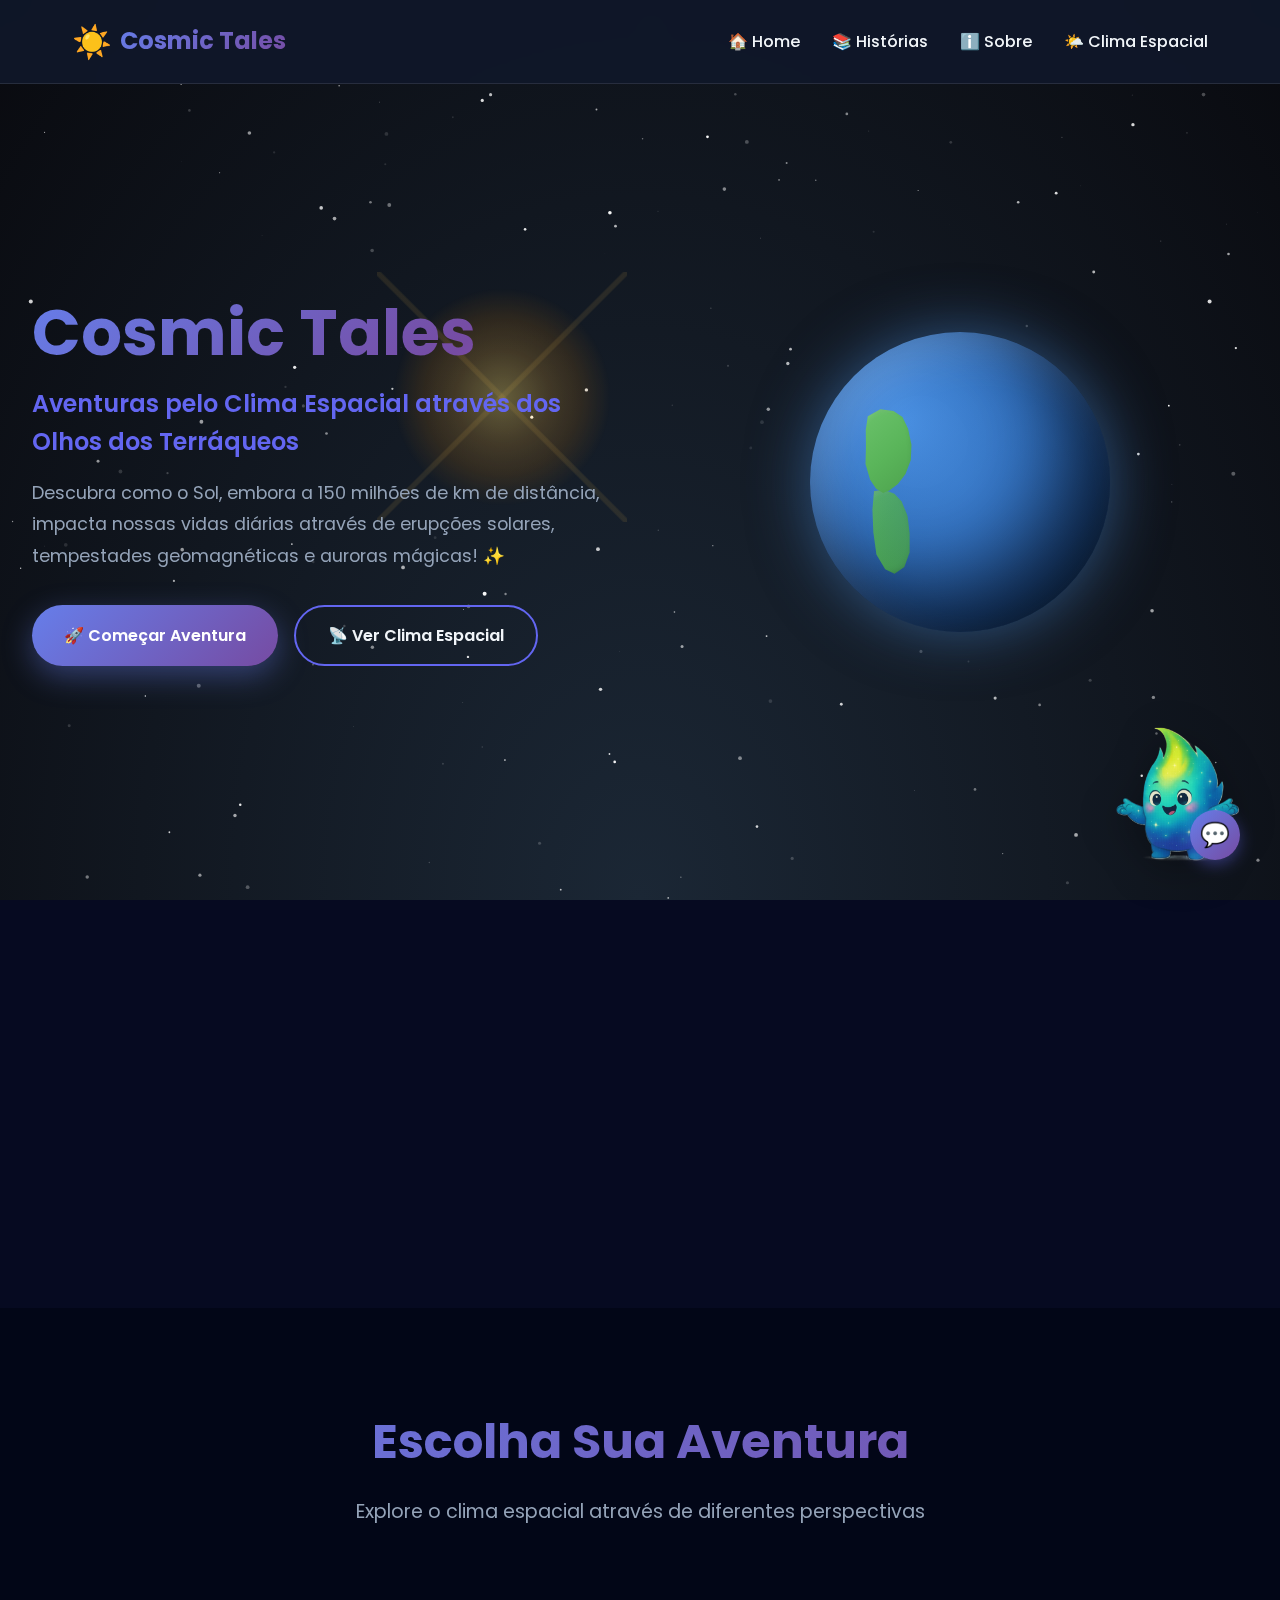
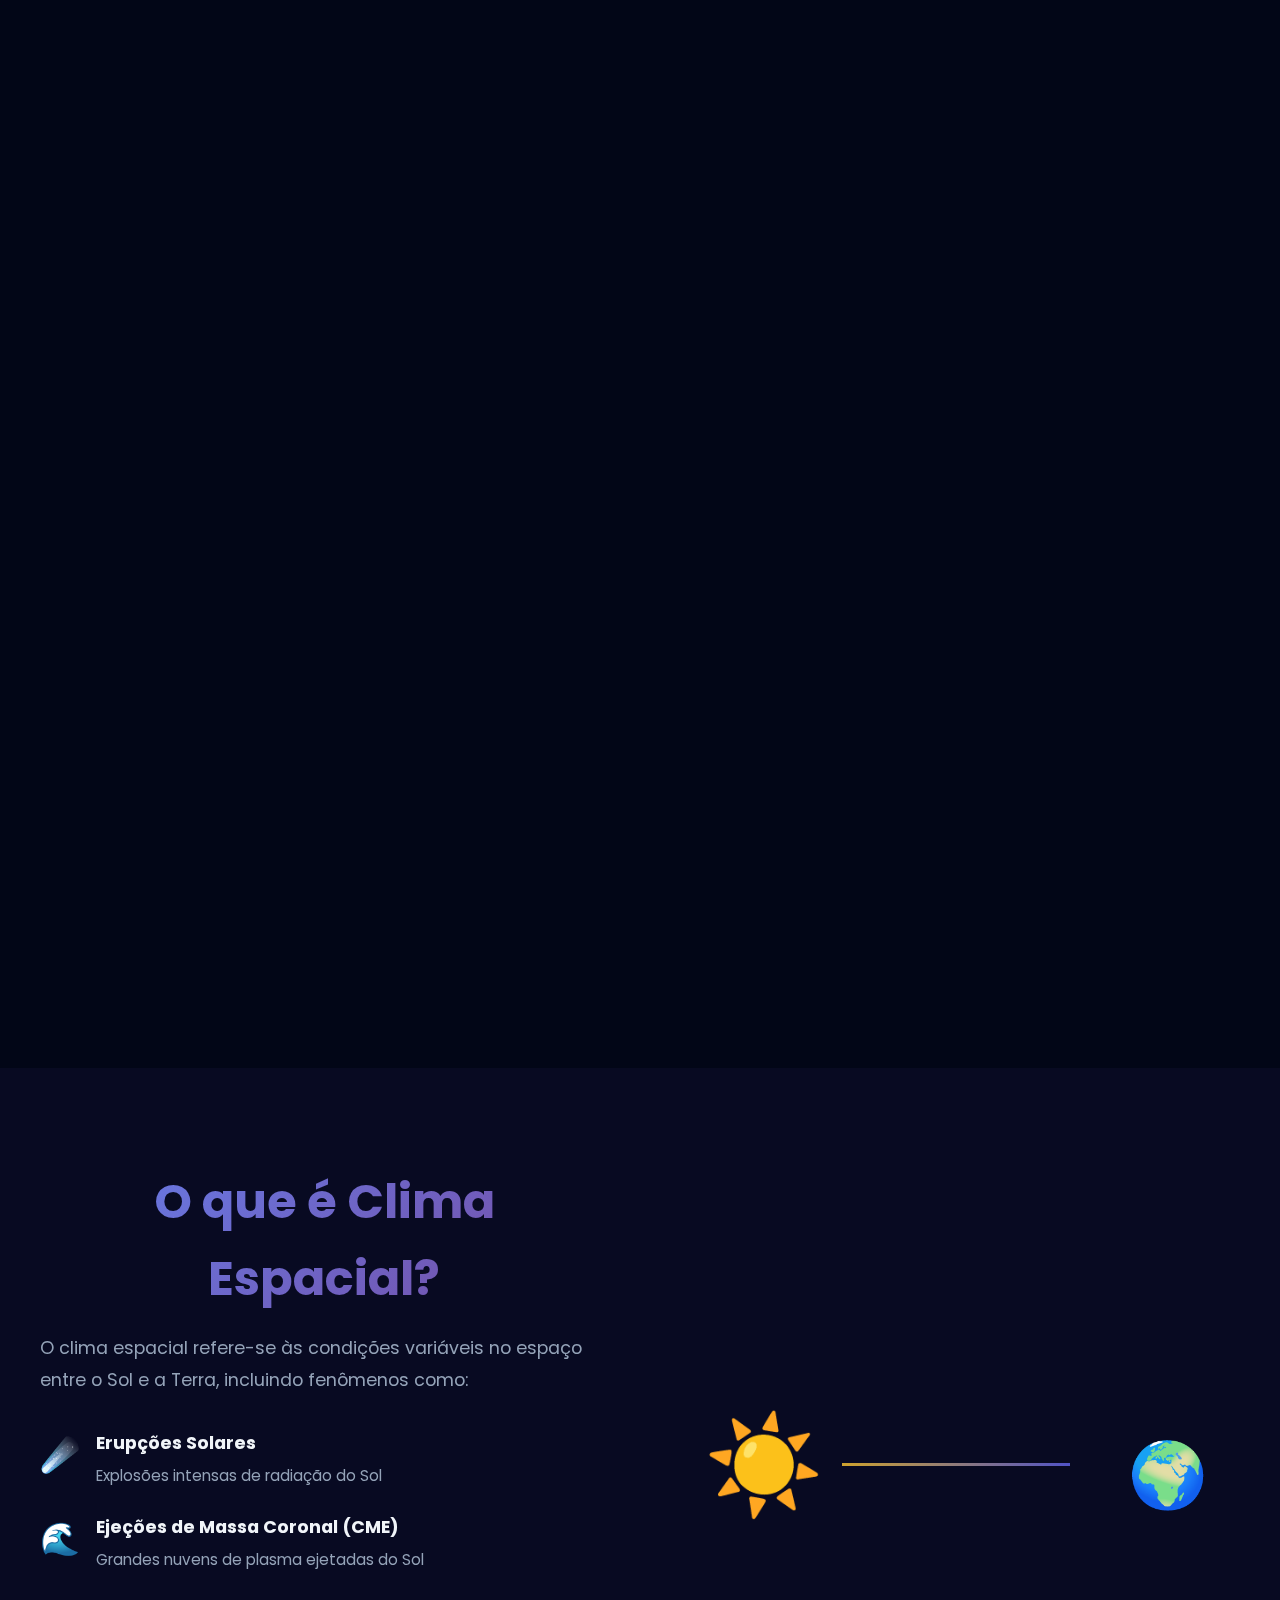
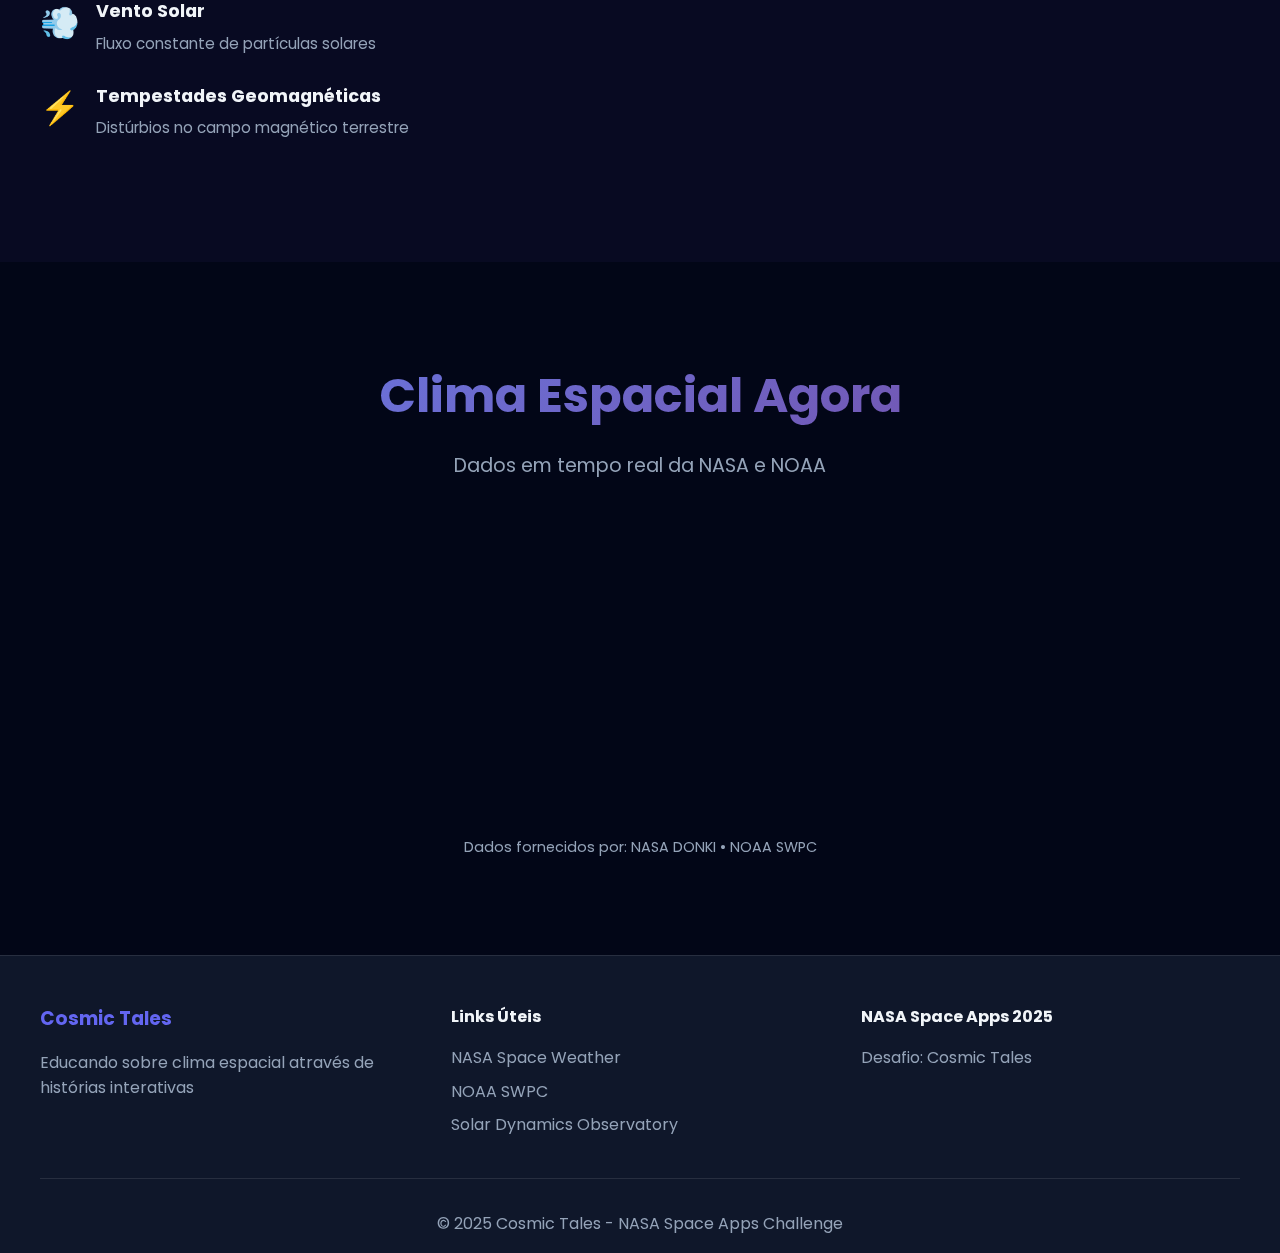
<file: index.html>
<!DOCTYPE html>
<html lang="pt-BR">
<head>
    <meta charset="UTF-8">
    <meta name="viewport" content="width=device-width, initial-scale=1.0">
    <title>Cosmic Tales - Adventures 🌟</title>
    <link rel="stylesheet" href="./styles/styles.css">
    <link rel="preconnect" href="https://fonts.googleapis.com">
    <link rel="preconnect" href="https://fonts.gstatic.com" crossorigin>
    <link href="https://fonts.googleapis.com/css2?family=Poppins:wght@300;400;600;700&family=Space+Mono&display=swap" rel="stylesheet">
</head>
<body>
    <!-- Partículas de fundo animadas -->
    <canvas id="stars-canvas"></canvas>
    
    <!-- Personagem Guia Aurelito -->
    <div id="aurelito-guide" class="aurelito-container">
        <div class="speech-bubble" id="aurelito-speech">
            <p id="aurelito-text">Olá! Eu sou o Aurelito! 🌟 Vou te guiar nessa aventura espacial!</p>
        </div>
        <div class="aurelito-character" id="aurelito-character">
            <img src="./Images/GuideCharacter/Aurelito-2HandsExplanation.png" alt="Aurelito" id="aurelito-image">
        </div>
        <button class="aurelito-toggle" id="aurelito-toggle" onclick="toggleAurelito()">
            <span id="toggle-icon">💬</span>
        </button>
    </div>

    <!-- Navegação -->
    <nav class="navbar">
        <div class="nav-container">
            <div class="logo">
                <span class="sun-icon">☀️</span>
                <span class="logo-text">Cosmic Tales</span>
            </div>
            <ul class="nav-links">
                <li><a href="#home">🏠 Home</a></li>
                <li><a href="#stories">📚 Histórias</a></li>
                <li><a href="#about">ℹ️ Sobre</a></li>
                <li><a href="#space-weather">🌤️ Clima Espacial</a></li>
            </ul>
        </div>
    </nav>

    <!-- Hero Section -->
    <section id="home" class="hero">
        <div class="hero-content">
            <h1 class="hero-title">
                <span class="gradient-text">Cosmic Tales</span>
            </h1>
            <p class="hero-subtitle">Aventuras pelo Clima Espacial através dos Olhos dos Terráqueos</p>
            <p class="hero-description">
                Descubra como o Sol, embora a 150 milhões de km de distância, 
                impacta nossas vidas diárias através de erupções solares, 
                tempestades geomagnéticas e auroras mágicas! ✨
            </p>
            <div class="hero-buttons">
                <button class="btn btn-primary" onclick="scrollToStories()">
                    🚀 Começar Aventura
                </button>
                <button class="btn btn-secondary" onclick="scrollToWeather()">
                    📡 Ver Clima Espacial
                </button>
            </div>
        </div>
        
        <!-- Planeta Terra animado -->
        <div class="earth-container">
            <div class="earth">
                <div class="atmosphere"></div>
            </div>
            <div class="solar-flare"></div>
        </div>
    </section>

    <!-- Seção de Estatísticas -->
    <section class="stats-section">
        <div class="container">
            <div class="stats-grid">
                <div class="stat-card">
                    <div class="stat-icon">☄️</div>
                    <div class="stat-number" data-target="150">0</div>
                    <div class="stat-label">Milhões de km até o Sol</div>
                </div>
                <div class="stat-card">
                    <div class="stat-icon">⚡</div>
                    <div class="stat-number" data-target="8">0</div>
                    <div class="stat-label">Minutos para luz solar chegar</div>
                </div>
                <div class="stat-card">
                    <div class="stat-icon">🌍</div>
                    <div class="stat-number" data-target="7">0</div>
                    <div class="stat-label">Bilhões de pessoas impactadas</div>
                </div>
            </div>
        </div>
    </section>

    <!-- Seção de Histórias -->
    <section id="stories" class="stories-section">
        <div class="container">
            <h2 class="section-title">Escolha Sua Aventura</h2>
            <p class="section-subtitle">Explore o clima espacial através de diferentes perspectivas</p>
            
            <div class="stories-grid">
                <!-- História 1: Erupção Solar -->
                <div class="story-card flare-card">
                    <div class="story-icon">☄️</div>
                    <h3 class="story-title">A Jornada de Flarinha</h3>
                    <p class="story-description">
                        Acompanhe uma erupção solar em sua épica viagem de 150 milhões de km até a Terra!
                    </p>
                    <div class="story-meta">
                        <span class="badge">Elementary</span>
                        <span class="badge">10 min</span>
                    </div>
                    <button class="story-btn" onclick="openStory('flare')">
                        Começar História →
                    </button>
                </div>

                <!-- História 2: Astronauta -->
                <div class="story-card astronaut-card">
                    <div class="story-icon">👨‍🚀</div>
                    <h3 class="story-title">Luna: Astronauta Corajosa</h3>
                    <p class="story-description">
                        Viva um dia na Estação Espacial durante uma tempestade solar intensa!
                    </p>
                    <div class="story-meta">
                        <span class="badge">Middle School</span>
                        <span class="badge">15 min</span>
                    </div>
                    <button class="story-btn" onclick="openStory('astronaut')">
                        Começar História →
                    </button>
                </div>

                <!-- História 3: Agricultor -->
                <div class="story-card farmer-card">
                    <div class="story-icon">🌾</div>
                    <h3 class="story-title">GPS do Agricultor José</h3>
                    <p class="story-description">
                        Descubra como o clima espacial afeta a agricultura moderna e o sistema GPS!
                    </p>
                    <div class="story-meta">
                        <span class="badge">Middle School</span>
                        <span class="badge">12 min</span>
                    </div>
                    <button class="story-btn" onclick="openStory('farmer')">
                        Começar História →
                    </button>
                </div>

                <!-- História 4: Piloto -->
                <div class="story-card pilot-card">
                    <div class="story-icon">✈️</div>
                    <h3 class="story-title">Piloto nas Nuvens</h3>
                    <p class="story-description">
                        Voe através de zonas de radiação aumentada e aprenda sobre rotas aéreas seguras!
                    </p>
                    <div class="story-meta">
                        <span class="badge">High School</span>
                        <span class="badge">18 min</span>
                    </div>
                    <button class="story-btn" onclick="openStory('pilot')">
                        Começar História →
                    </button>
                </div>

                <!-- História 5: Fotógrafo de Aurora -->
                <div class="story-card photographer-card">
                    <div class="story-icon">📸</div>
                    <h3 class="story-title">Caçador de Auroras</h3>
                    <p class="story-description">
                        Persiga as auroras boreais mais espetaculares causadas por tempestades geomagnéticas!
                    </p>
                    <div class="story-meta">
                        <span class="badge">All Ages</span>
                        <span class="badge">14 min</span>
                    </div>
                    <button class="story-btn" onclick="openStory('photographer')">
                        Começar História →
                    </button>
                </div>

                <!-- História 6: Operador de Energia -->
                <div class="story-card power-card">
                    <div class="story-icon">⚡</div>
                    <h3 class="story-title">Guardiões da Rede Elétrica</h3>
                    <p class="story-description">
                        Proteja a rede elétrica de uma cidade durante uma tempestade solar massiva!
                    </p>
                    <div class="story-meta">
                        <span class="badge">High School</span>
                        <span class="badge">20 min</span>
                    </div>
                    <button class="story-btn" onclick="openStory('power')">
                        Começar História →
                    </button>
                </div>
            </div>
        </div>
    </section>

    <!-- Seção Sobre -->
    <section id="about" class="about-section">
        <div class="container">
            <div class="about-content">
                <div class="about-text">
                    <h2 class="section-title">O que é Clima Espacial?</h2>
                    <p>
                        O clima espacial refere-se às condições variáveis no espaço entre o Sol e a Terra, 
                        incluindo fenômenos como:
                    </p>
                    <ul class="features-list">
                        <li>
                            <span class="feature-icon">☄️</span>
                            <div>
                                <strong>Erupções Solares</strong>
                                <p>Explosões intensas de radiação do Sol</p>
                            </div>
                        </li>
                        <li>
                            <span class="feature-icon">🌊</span>
                            <div>
                                <strong>Ejeções de Massa Coronal (CME)</strong>
                                <p>Grandes nuvens de plasma ejetadas do Sol</p>
                            </div>
                        </li>
                        <li>
                            <span class="feature-icon">💨</span>
                            <div>
                                <strong>Vento Solar</strong>
                                <p>Fluxo constante de partículas solares</p>
                            </div>
                        </li>
                        <li>
                            <span class="feature-icon">⚡</span>
                            <div>
                                <strong>Tempestades Geomagnéticas</strong>
                                <p>Distúrbios no campo magnético terrestre</p>
                            </div>
                        </li>
                    </ul>
                </div>
                <div class="about-visual">
                    <div class="sun-earth-diagram">
                        <div class="diagram-sun">☀️</div>
                        <div class="solar-wind-line"></div>
                        <div class="diagram-earth">🌍</div>
                    </div>
                </div>
            </div>
        </div>
    </section>

    <!-- Seção de Clima Espacial Atual -->
    <section id="space-weather" class="weather-section">
        <div class="container">
            <h2 class="section-title">Clima Espacial Agora</h2>
            <p class="section-subtitle">Dados em tempo real da NASA e NOAA</p>
            
            <div class="weather-dashboard">
                <div class="weather-card">
                    <h3>Atividade Solar</h3>
                    <div class="activity-level" id="solar-activity">
                        <div class="loading">Carregando...</div>
                    </div>
                </div>
                
                <div class="weather-card">
                    <h3>Última Erupção Solar</h3>
                    <div id="last-flare" class="weather-data">
                        <div class="loading">Carregando...</div>
                    </div>
                </div>
                
                <div class="weather-card">
                    <h3>Risco de Tempestade</h3>
                    <div id="storm-risk" class="weather-data">
                        <div class="loading">Carregando...</div>
                    </div>
                </div>
                
                <div class="weather-card">
                    <h3>Previsão de Aurora</h3>
                    <div id="aurora-forecast" class="weather-data">
                        <div class="loading">Carregando...</div>
                    </div>
                </div>
            </div>
            
            <div class="data-source">
                <p>Dados fornecidos por: NASA DONKI • NOAA SWPC</p>
            </div>
        </div>
    </section>

    <!-- Footer -->
    <footer class="footer">
        <div class="container">
            <div class="footer-content">
                <div class="footer-section">
                    <h3>Cosmic Tales</h3>
                    <p>Educando sobre clima espacial através de histórias interativas</p>
                </div>
                <div class="footer-section">
                    <h4>Links Úteis</h4>
                    <ul>
                        <li><a href="https://www.nasa.gov/mission_pages/sunearth/spaceweather/" target="_blank">NASA Space Weather</a></li>
                        <li><a href="https://www.swpc.noaa.gov/" target="_blank">NOAA SWPC</a></li>
                        <li><a href="https://sdo.gsfc.nasa.gov/" target="_blank">Solar Dynamics Observatory</a></li>
                    </ul>
                </div>
                <div class="footer-section">
                    <h4>NASA Space Apps 2025</h4>
                    <p>Desafio: Cosmic Tales</p>
                </div>
            </div>
            <div class="footer-bottom">
                <p>&copy; 2025 Cosmic Tales - NASA Space Apps Challenge</p>
            </div>
        </div>
    </footer>

    <script src="./js/script.js"></script>
</body>
</html>
</file>
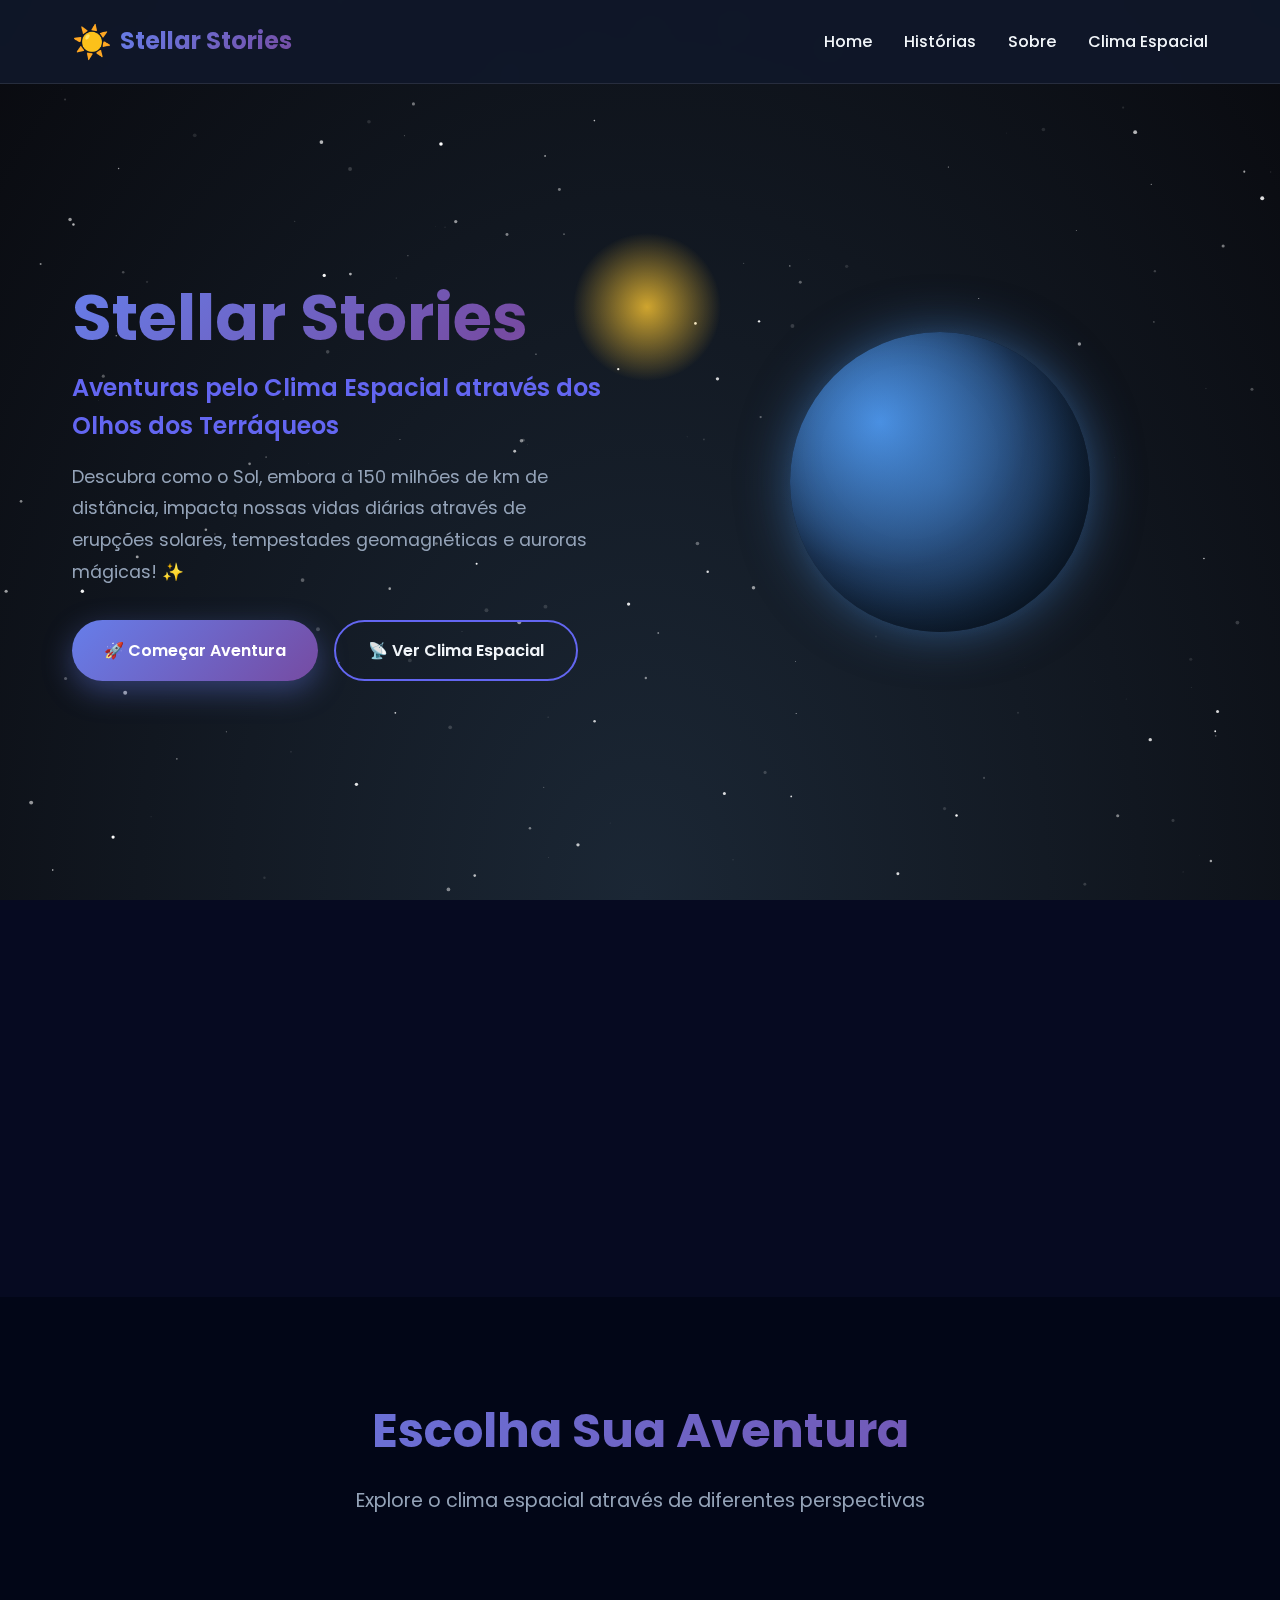
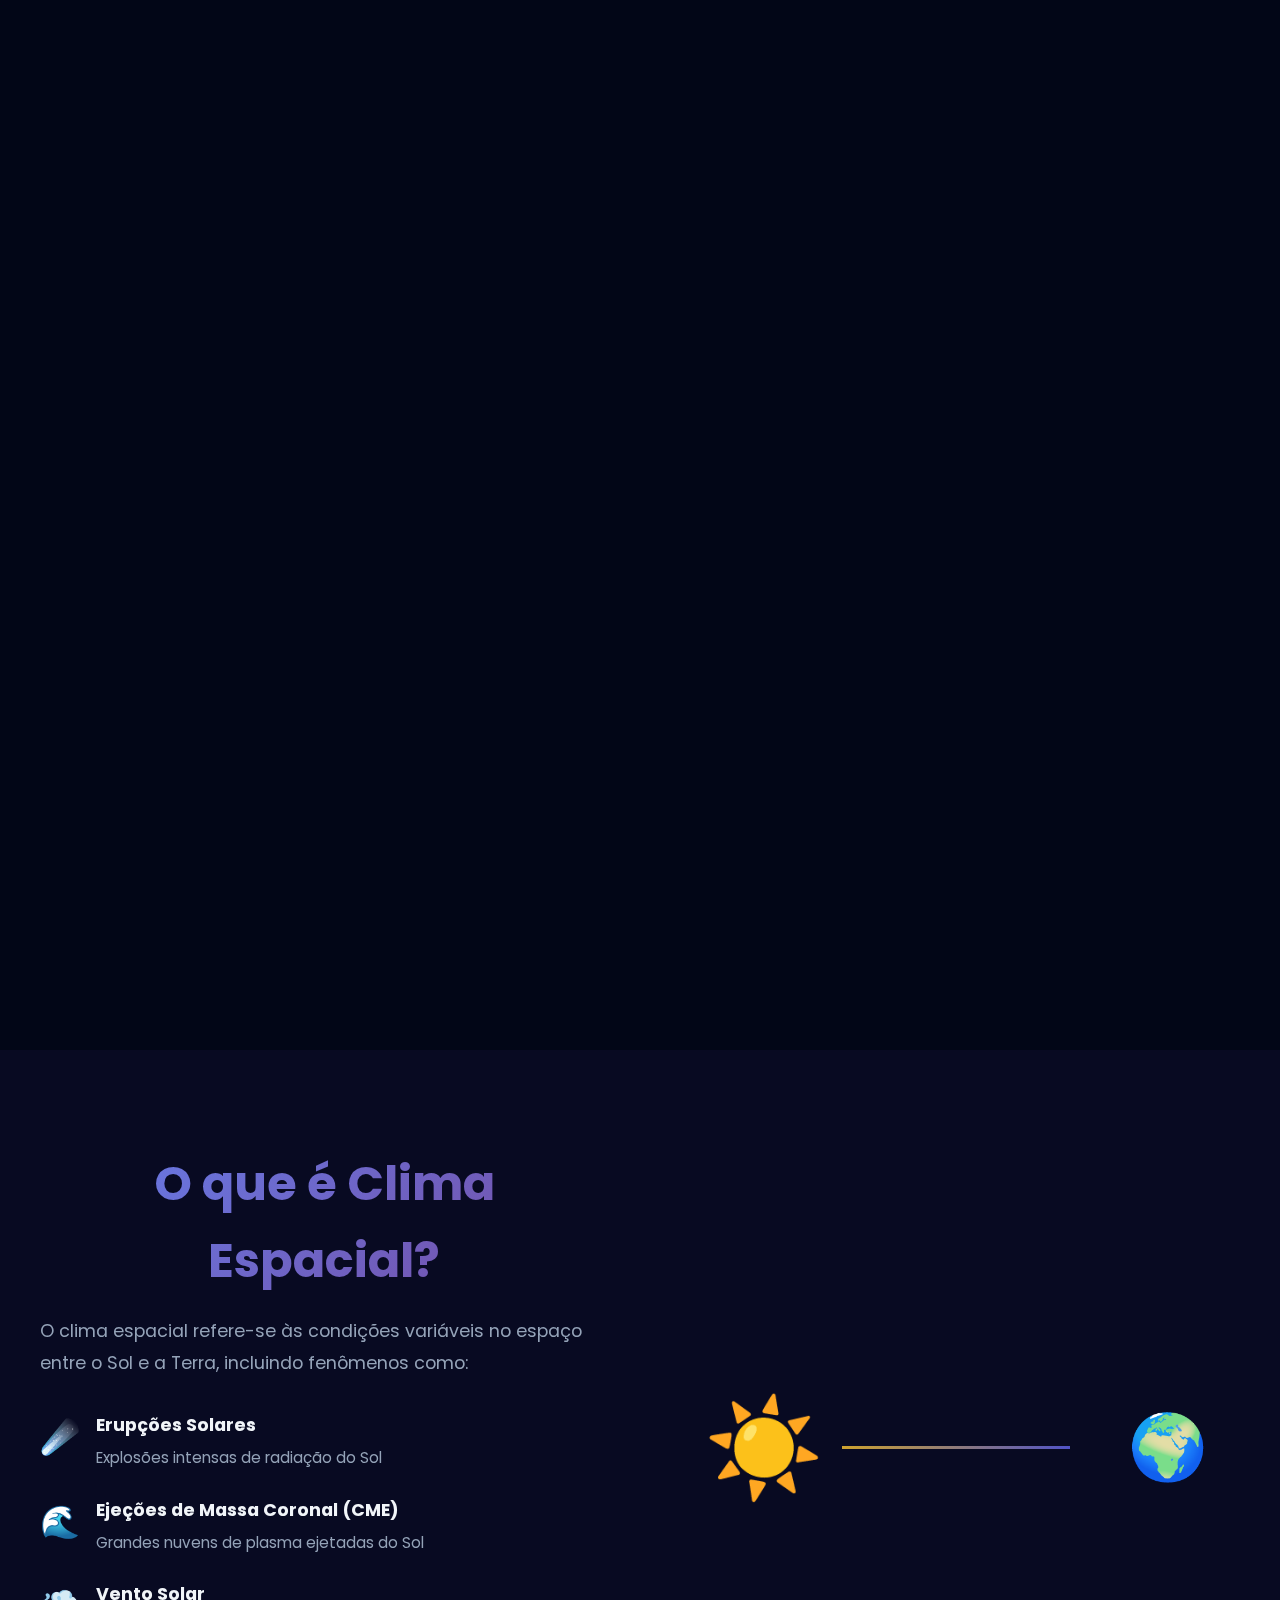
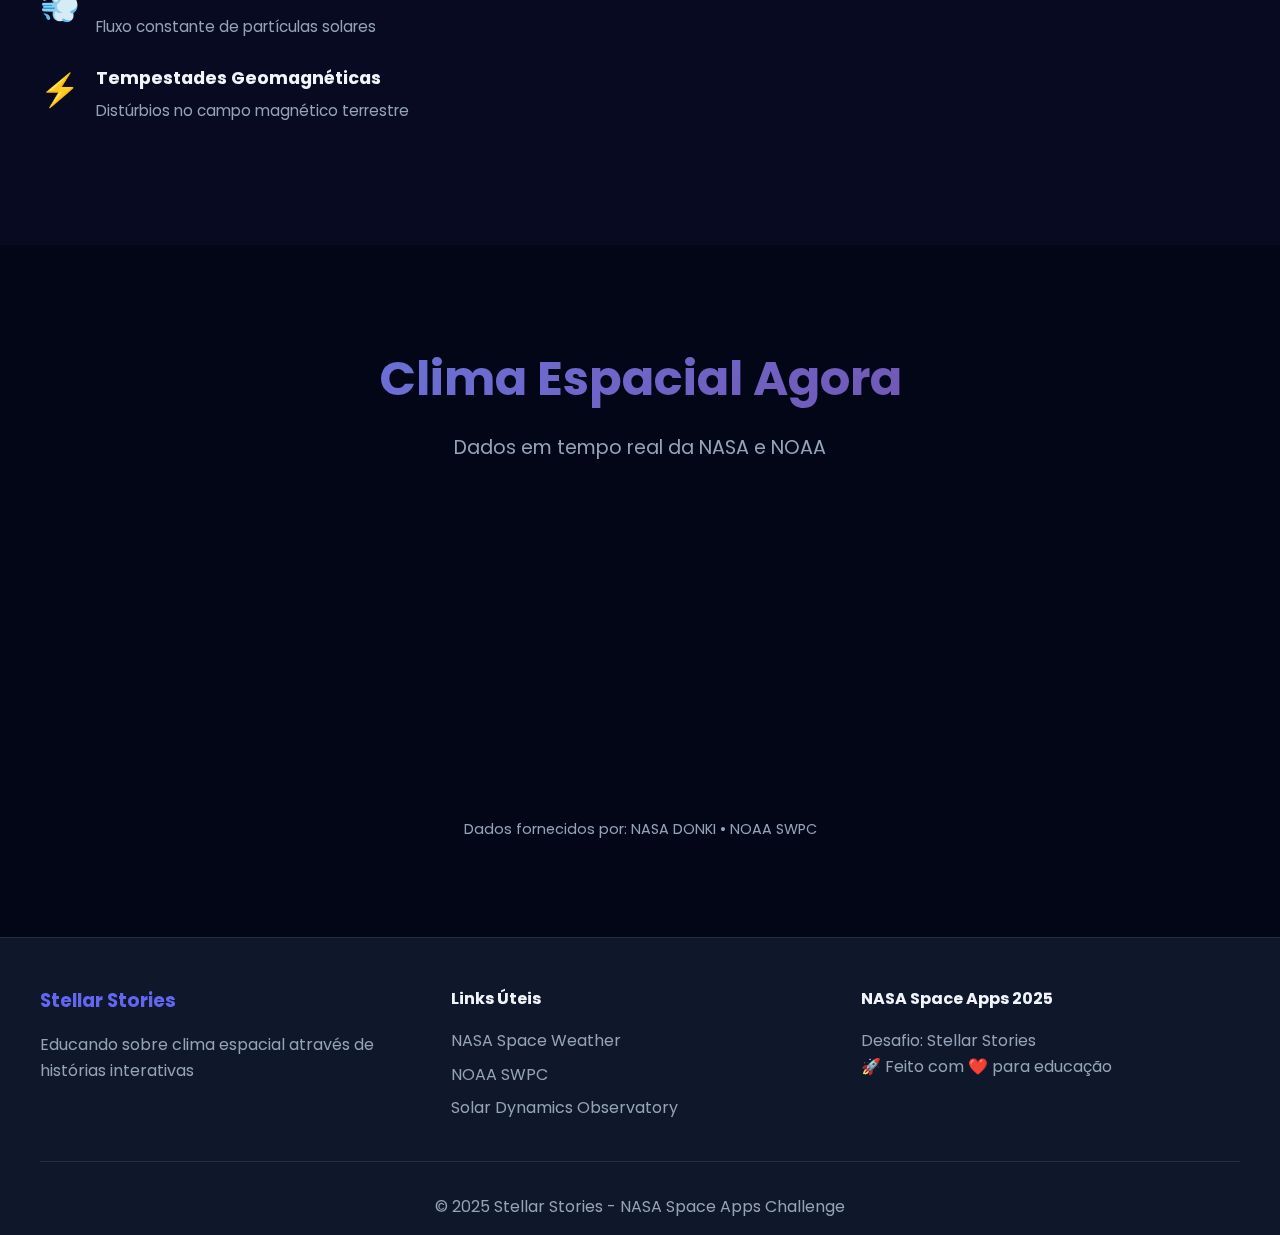
<file: frontend/index.html>
<!DOCTYPE html>
<html lang="pt-BR">
<head>
    <meta charset="UTF-8">
    <meta name="viewport" content="width=device-width, initial-scale=1.0">
    <title>Stellar Stories: Space Weather Adventures 🌟</title>
    <link rel="stylesheet" href="styles.css">
    <link rel="preconnect" href="https://fonts.googleapis.com">
    <link rel="preconnect" href="https://fonts.gstatic.com" crossorigin>
    <link href="https://fonts.googleapis.com/css2?family=Poppins:wght@300;400;600;700&family=Space+Mono&display=swap" rel="stylesheet">
</head>
<body>
    <!-- Partículas de fundo animadas -->
    <canvas id="stars-canvas"></canvas>
    
    <!-- Navegação -->
    <nav class="navbar">
        <div class="nav-container">
            <div class="logo">
                <span class="sun-icon">☀️</span>
                <span class="logo-text">Stellar Stories</span>
            </div>
            <ul class="nav-links">
                <li><a href="#home">Home</a></li>
                <li><a href="#stories">Histórias</a></li>
                <li><a href="#about">Sobre</a></li>
                <li><a href="#space-weather">Clima Espacial</a></li>
            </ul>
        </div>
    </nav>

    <!-- Hero Section -->
    <section id="home" class="hero">
        <div class="hero-content">
            <h1 class="hero-title">
                <span class="gradient-text">Stellar Stories</span>
            </h1>
            <p class="hero-subtitle">Aventuras pelo Clima Espacial através dos Olhos dos Terráqueos</p>
            <p class="hero-description">
                Descubra como o Sol, embora a 150 milhões de km de distância, 
                impacta nossas vidas diárias através de erupções solares, 
                tempestades geomagnéticas e auroras mágicas! ✨
            </p>
            <div class="hero-buttons">
                <button class="btn btn-primary" onclick="scrollToStories()">
                    🚀 Começar Aventura
                </button>
                <button class="btn btn-secondary" onclick="scrollToWeather()">
                    📡 Ver Clima Espacial
                </button>
            </div>
        </div>
        
        <!-- Planeta Terra animado -->
        <div class="earth-container">
            <div class="earth">
                <div class="atmosphere"></div>
            </div>
            <div class="solar-flare"></div>
        </div>
    </section>

    <!-- Seção de Estatísticas -->
    <section class="stats-section">
        <div class="container">
            <div class="stats-grid">
                <div class="stat-card">
                    <div class="stat-icon">☄️</div>
                    <div class="stat-number" data-target="150">0</div>
                    <div class="stat-label">Milhões de km até o Sol</div>
                </div>
                <div class="stat-card">
                    <div class="stat-icon">⚡</div>
                    <div class="stat-number" data-target="8">0</div>
                    <div class="stat-label">Minutos para luz solar chegar</div>
                </div>
                <div class="stat-card">
                    <div class="stat-icon">🌍</div>
                    <div class="stat-number" data-target="7">0</div>
                    <div class="stat-label">Bilhões de pessoas impactadas</div>
                </div>
            </div>
        </div>
    </section>

    <!-- Seção de Histórias -->
    <section id="stories" class="stories-section">
        <div class="container">
            <h2 class="section-title">Escolha Sua Aventura</h2>
            <p class="section-subtitle">Explore o clima espacial através de diferentes perspectivas</p>
            
            <div class="stories-grid">
                <!-- História 1: Erupção Solar -->
                <div class="story-card flare-card">
                    <div class="story-icon">☄️</div>
                    <h3 class="story-title">A Jornada de Flarinha</h3>
                    <p class="story-description">
                        Acompanhe uma erupção solar em sua épica viagem de 150 milhões de km até a Terra!
                    </p>
                    <div class="story-meta">
                        <span class="badge">Elementary</span>
                        <span class="badge">10 min</span>
                    </div>
                    <button class="story-btn" onclick="openStory('flare')">
                        Começar História →
                    </button>
                </div>

                <!-- História 2: Astronauta -->
                <div class="story-card astronaut-card">
                    <div class="story-icon">👨‍🚀</div>
                    <h3 class="story-title">Luna: Astronauta Corajosa</h3>
                    <p class="story-description">
                        Viva um dia na Estação Espacial durante uma tempestade solar intensa!
                    </p>
                    <div class="story-meta">
                        <span class="badge">Middle School</span>
                        <span class="badge">15 min</span>
                    </div>
                    <button class="story-btn" onclick="openStory('astronaut')">
                        Começar História →
                    </button>
                </div>

                <!-- História 3: Agricultor -->
                <div class="story-card farmer-card">
                    <div class="story-icon">🌾</div>
                    <h3 class="story-title">GPS do Agricultor José</h3>
                    <p class="story-description">
                        Descubra como o clima espacial afeta a agricultura moderna e o sistema GPS!
                    </p>
                    <div class="story-meta">
                        <span class="badge">Middle School</span>
                        <span class="badge">12 min</span>
                    </div>
                    <button class="story-btn" onclick="openStory('farmer')">
                        Começar História →
                    </button>
                </div>

                <!-- História 4: Piloto -->
                <div class="story-card pilot-card">
                    <div class="story-icon">✈️</div>
                    <h3 class="story-title">Piloto nas Nuvens</h3>
                    <p class="story-description">
                        Voe através de zonas de radiação aumentada e aprenda sobre rotas aéreas seguras!
                    </p>
                    <div class="story-meta">
                        <span class="badge">High School</span>
                        <span class="badge">18 min</span>
                    </div>
                    <button class="story-btn" onclick="openStory('pilot')">
                        Começar História →
                    </button>
                </div>

                <!-- História 5: Fotógrafo de Aurora -->
                <div class="story-card photographer-card">
                    <div class="story-icon">📸</div>
                    <h3 class="story-title">Caçador de Auroras</h3>
                    <p class="story-description">
                        Persiga as auroras boreais mais espetaculares causadas por tempestades geomagnéticas!
                    </p>
                    <div class="story-meta">
                        <span class="badge">All Ages</span>
                        <span class="badge">14 min</span>
                    </div>
                    <button class="story-btn" onclick="openStory('photographer')">
                        Começar História →
                    </button>
                </div>

                <!-- História 6: Operador de Energia -->
                <div class="story-card power-card">
                    <div class="story-icon">⚡</div>
                    <h3 class="story-title">Guardiões da Rede Elétrica</h3>
                    <p class="story-description">
                        Proteja a rede elétrica de uma cidade durante uma tempestade solar massiva!
                    </p>
                    <div class="story-meta">
                        <span class="badge">High School</span>
                        <span class="badge">20 min</span>
                    </div>
                    <button class="story-btn" onclick="openStory('power')">
                        Começar História →
                    </button>
                </div>
            </div>
        </div>
    </section>

    <!-- Seção Sobre -->
    <section id="about" class="about-section">
        <div class="container">
            <div class="about-content">
                <div class="about-text">
                    <h2 class="section-title">O que é Clima Espacial?</h2>
                    <p>
                        O clima espacial refere-se às condições variáveis no espaço entre o Sol e a Terra, 
                        incluindo fenômenos como:
                    </p>
                    <ul class="features-list">
                        <li>
                            <span class="feature-icon">☄️</span>
                            <div>
                                <strong>Erupções Solares</strong>
                                <p>Explosões intensas de radiação do Sol</p>
                            </div>
                        </li>
                        <li>
                            <span class="feature-icon">🌊</span>
                            <div>
                                <strong>Ejeções de Massa Coronal (CME)</strong>
                                <p>Grandes nuvens de plasma ejetadas do Sol</p>
                            </div>
                        </li>
                        <li>
                            <span class="feature-icon">💨</span>
                            <div>
                                <strong>Vento Solar</strong>
                                <p>Fluxo constante de partículas solares</p>
                            </div>
                        </li>
                        <li>
                            <span class="feature-icon">⚡</span>
                            <div>
                                <strong>Tempestades Geomagnéticas</strong>
                                <p>Distúrbios no campo magnético terrestre</p>
                            </div>
                        </li>
                    </ul>
                </div>
                <div class="about-visual">
                    <div class="sun-earth-diagram">
                        <div class="diagram-sun">☀️</div>
                        <div class="solar-wind-line"></div>
                        <div class="diagram-earth">🌍</div>
                    </div>
                </div>
            </div>
        </div>
    </section>

    <!-- Seção de Clima Espacial Atual -->
    <section id="space-weather" class="weather-section">
        <div class="container">
            <h2 class="section-title">Clima Espacial Agora</h2>
            <p class="section-subtitle">Dados em tempo real da NASA e NOAA</p>
            
            <div class="weather-dashboard">
                <div class="weather-card">
                    <h3>Atividade Solar</h3>
                    <div class="activity-level" id="solar-activity">
                        <div class="loading">Carregando...</div>
                    </div>
                </div>
                
                <div class="weather-card">
                    <h3>Última Erupção Solar</h3>
                    <div id="last-flare" class="weather-data">
                        <div class="loading">Carregando...</div>
                    </div>
                </div>
                
                <div class="weather-card">
                    <h3>Risco de Tempestade</h3>
                    <div id="storm-risk" class="weather-data">
                        <div class="loading">Carregando...</div>
                    </div>
                </div>
                
                <div class="weather-card">
                    <h3>Previsão de Aurora</h3>
                    <div id="aurora-forecast" class="weather-data">
                        <div class="loading">Carregando...</div>
                    </div>
                </div>
            </div>
            
            <div class="data-source">
                <p>Dados fornecidos por: NASA DONKI • NOAA SWPC</p>
            </div>
        </div>
    </section>

    <!-- Footer -->
    <footer class="footer">
        <div class="container">
            <div class="footer-content">
                <div class="footer-section">
                    <h3>Stellar Stories</h3>
                    <p>Educando sobre clima espacial através de histórias interativas</p>
                </div>
                <div class="footer-section">
                    <h4>Links Úteis</h4>
                    <ul>
                        <li><a href="https://www.nasa.gov/mission_pages/sunearth/spaceweather/" target="_blank">NASA Space Weather</a></li>
                        <li><a href="https://www.swpc.noaa.gov/" target="_blank">NOAA SWPC</a></li>
                        <li><a href="https://sdo.gsfc.nasa.gov/" target="_blank">Solar Dynamics Observatory</a></li>
                    </ul>
                </div>
                <div class="footer-section">
                    <h4>NASA Space Apps 2025</h4>
                    <p>Desafio: Stellar Stories</p>
                    <p>🚀 Feito com ❤️ para educação</p>
                </div>
            </div>
            <div class="footer-bottom">
                <p>&copy; 2025 Stellar Stories - NASA Space Apps Challenge</p>
            </div>
        </div>
    </footer>

    <script src="script.js"></script>
</body>
</html>
</file>
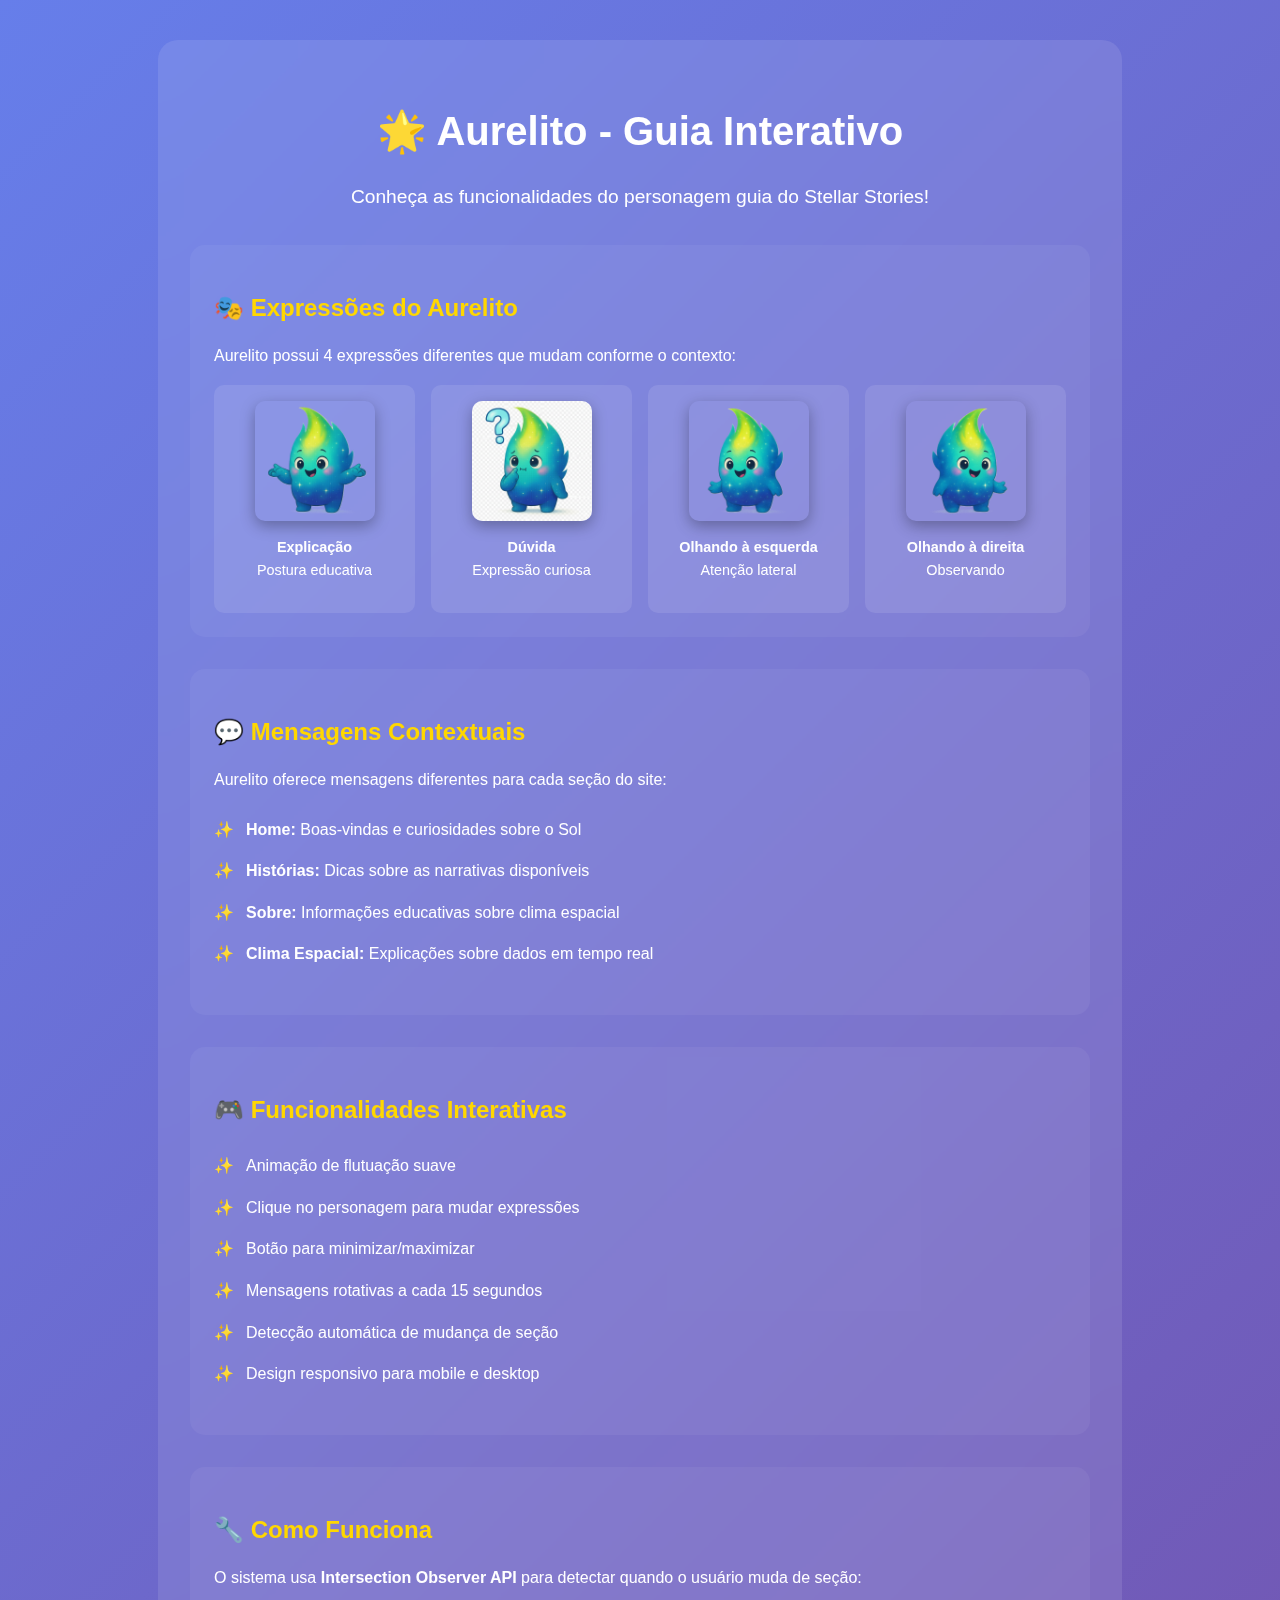
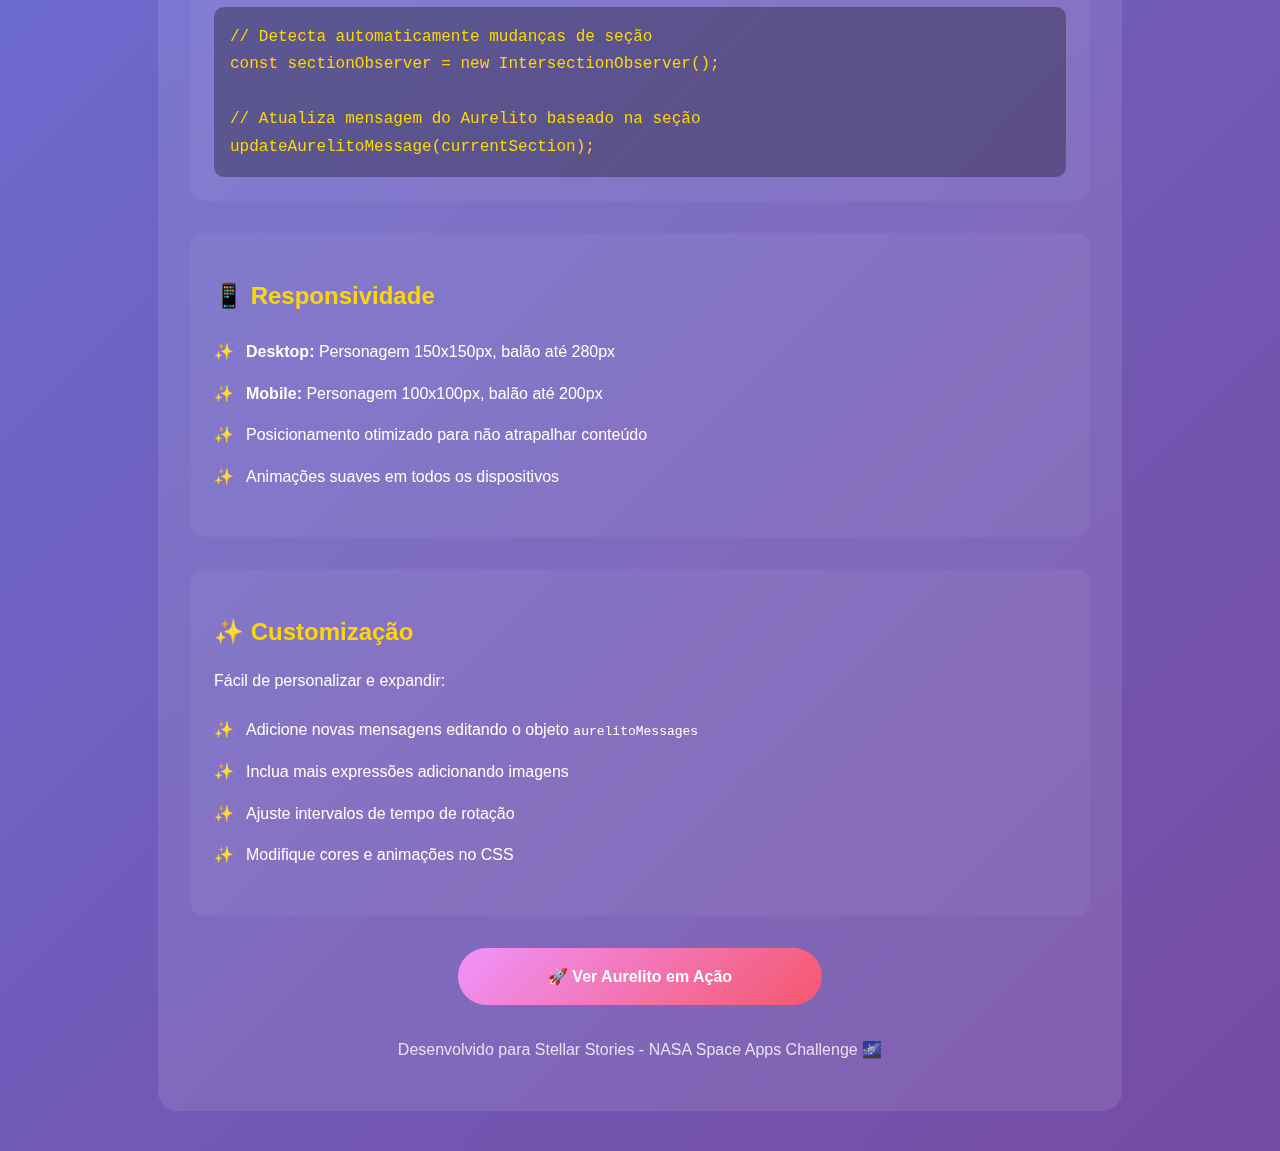
<file: demo-aurelito.html>
<!DOCTYPE html>
<html lang="pt-BR">
<head>
    <meta charset="UTF-8">
    <meta name="viewport" content="width=device-width, initial-scale=1.0">
    <title>Demo Aurelito - Stellar Stories</title>
    <style>
        body {
            font-family: 'Arial', sans-serif;
            background: linear-gradient(135deg, #667eea 0%, #764ba2 100%);
            color: white;
            padding: 2rem;
            line-height: 1.6;
        }
        .container {
            max-width: 900px;
            margin: 0 auto;
            background: rgba(255, 255, 255, 0.1);
            padding: 2rem;
            border-radius: 20px;
            backdrop-filter: blur(10px);
        }
        h1 {
            text-align: center;
            font-size: 2.5rem;
            margin-bottom: 1rem;
        }
        .demo-section {
            margin: 2rem 0;
            padding: 1.5rem;
            background: rgba(255, 255, 255, 0.05);
            border-radius: 15px;
        }
        .demo-section h2 {
            color: #ffd700;
            margin-bottom: 1rem;
        }
        .feature-list {
            list-style: none;
            padding-left: 0;
        }
        .feature-list li {
            padding: 0.5rem 0;
            padding-left: 2rem;
            position: relative;
        }
        .feature-list li:before {
            content: "✨";
            position: absolute;
            left: 0;
        }
        .image-preview {
            display: grid;
            grid-template-columns: repeat(auto-fit, minmax(150px, 1fr));
            gap: 1rem;
            margin-top: 1rem;
        }
        .image-box {
            background: rgba(255, 255, 255, 0.1);
            padding: 1rem;
            border-radius: 10px;
            text-align: center;
        }
        .image-box img {
            width: 100%;
            max-width: 120px;
            height: auto;
            border-radius: 10px;
            box-shadow: 0 5px 15px rgba(0, 0, 0, 0.3);
        }
        .image-box p {
            margin-top: 0.5rem;
            font-size: 0.9rem;
        }
        .cta-button {
            display: block;
            margin: 2rem auto;
            padding: 1rem 2rem;
            background: linear-gradient(135deg, #f093fb 0%, #f5576c 100%);
            color: white;
            text-decoration: none;
            border-radius: 50px;
            text-align: center;
            font-weight: bold;
            transition: transform 0.3s ease;
            max-width: 300px;
        }
        .cta-button:hover {
            transform: scale(1.05);
        }
        .code-example {
            background: rgba(0, 0, 0, 0.3);
            padding: 1rem;
            border-radius: 10px;
            overflow-x: auto;
            margin-top: 1rem;
        }
        .code-example code {
            color: #ffd700;
            font-family: 'Courier New', monospace;
        }
    </style>
</head>
<body>
    <div class="container">
        <h1>🌟 Aurelito - Guia Interativo</h1>
        <p style="text-align: center; font-size: 1.2rem; margin-bottom: 2rem;">
            Conheça as funcionalidades do personagem guia do Stellar Stories!
        </p>

        <div class="demo-section">
            <h2>🎭 Expressões do Aurelito</h2>
            <p>Aurelito possui 4 expressões diferentes que mudam conforme o contexto:</p>
            <div class="image-preview">
                <div class="image-box">
                    <img src="./Images/GuideCharacter/Aurelito-2HandsExplanation.png" alt="Explicação">
                    <p><strong>Explicação</strong><br>Postura educativa</p>
                </div>
                <div class="image-box">
                    <img src="./Images/GuideCharacter/Aurelito-DoubtFace.png" alt="Dúvida">
                    <p><strong>Dúvida</strong><br>Expressão curiosa</p>
                </div>
                <div class="image-box">
                    <img src="./Images/GuideCharacter/Aurelito-left.png" alt="Esquerda">
                    <p><strong>Olhando à esquerda</strong><br>Atenção lateral</p>
                </div>
                <div class="image-box">
                    <img src="./Images/GuideCharacter/Aurelito-right.png" alt="Direita">
                    <p><strong>Olhando à direita</strong><br>Observando</p>
                </div>
            </div>
        </div>

        <div class="demo-section">
            <h2>💬 Mensagens Contextuais</h2>
            <p>Aurelito oferece mensagens diferentes para cada seção do site:</p>
            <ul class="feature-list">
                <li><strong>Home:</strong> Boas-vindas e curiosidades sobre o Sol</li>
                <li><strong>Histórias:</strong> Dicas sobre as narrativas disponíveis</li>
                <li><strong>Sobre:</strong> Informações educativas sobre clima espacial</li>
                <li><strong>Clima Espacial:</strong> Explicações sobre dados em tempo real</li>
            </ul>
        </div>

        <div class="demo-section">
            <h2>🎮 Funcionalidades Interativas</h2>
            <ul class="feature-list">
                <li>Animação de flutuação suave</li>
                <li>Clique no personagem para mudar expressões</li>
                <li>Botão para minimizar/maximizar</li>
                <li>Mensagens rotativas a cada 15 segundos</li>
                <li>Detecção automática de mudança de seção</li>
                <li>Design responsivo para mobile e desktop</li>
            </ul>
        </div>

        <div class="demo-section">
            <h2>🔧 Como Funciona</h2>
            <p>O sistema usa <strong>Intersection Observer API</strong> para detectar quando o usuário muda de seção:</p>
            <div class="code-example">
                <code>
// Detecta automaticamente mudanças de seção<br>
const sectionObserver = new IntersectionObserver();<br>
<br>
// Atualiza mensagem do Aurelito baseado na seção<br>
updateAurelitoMessage(currentSection);
                </code>
            </div>
        </div>

        <div class="demo-section">
            <h2>📱 Responsividade</h2>
            <ul class="feature-list">
                <li><strong>Desktop:</strong> Personagem 150x150px, balão até 280px</li>
                <li><strong>Mobile:</strong> Personagem 100x100px, balão até 200px</li>
                <li>Posicionamento otimizado para não atrapalhar conteúdo</li>
                <li>Animações suaves em todos os dispositivos</li>
            </ul>
        </div>

        <div class="demo-section">
            <h2>✨ Customização</h2>
            <p>Fácil de personalizar e expandir:</p>
            <ul class="feature-list">
                <li>Adicione novas mensagens editando o objeto <code>aurelitoMessages</code></li>
                <li>Inclua mais expressões adicionando imagens</li>
                <li>Ajuste intervalos de tempo de rotação</li>
                <li>Modifique cores e animações no CSS</li>
            </ul>
        </div>

        <a href="./index.html" class="cta-button">
            🚀 Ver Aurelito em Ação
        </a>

        <p style="text-align: center; margin-top: 2rem; opacity: 0.8;">
            Desenvolvido para Stellar Stories - NASA Space Apps Challenge 🌌
        </p>
    </div>
</body>
</html>
</file>
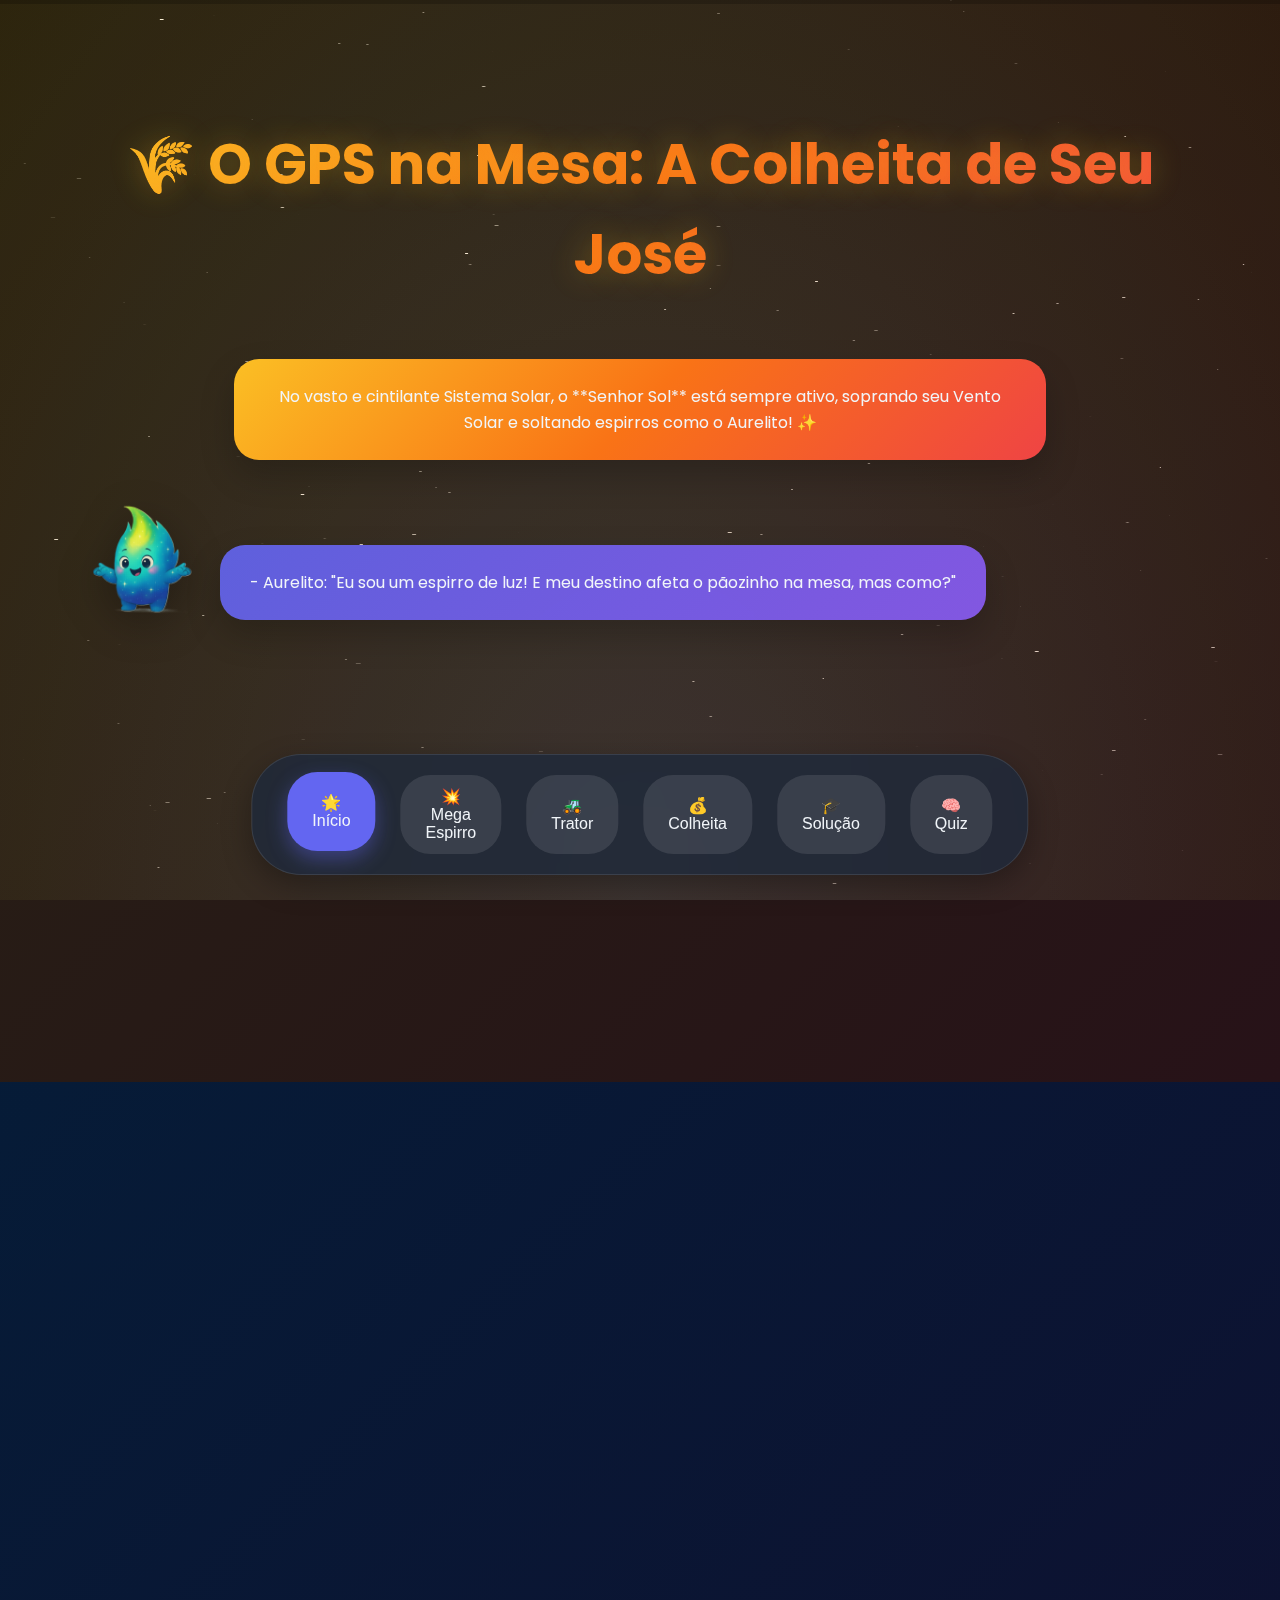
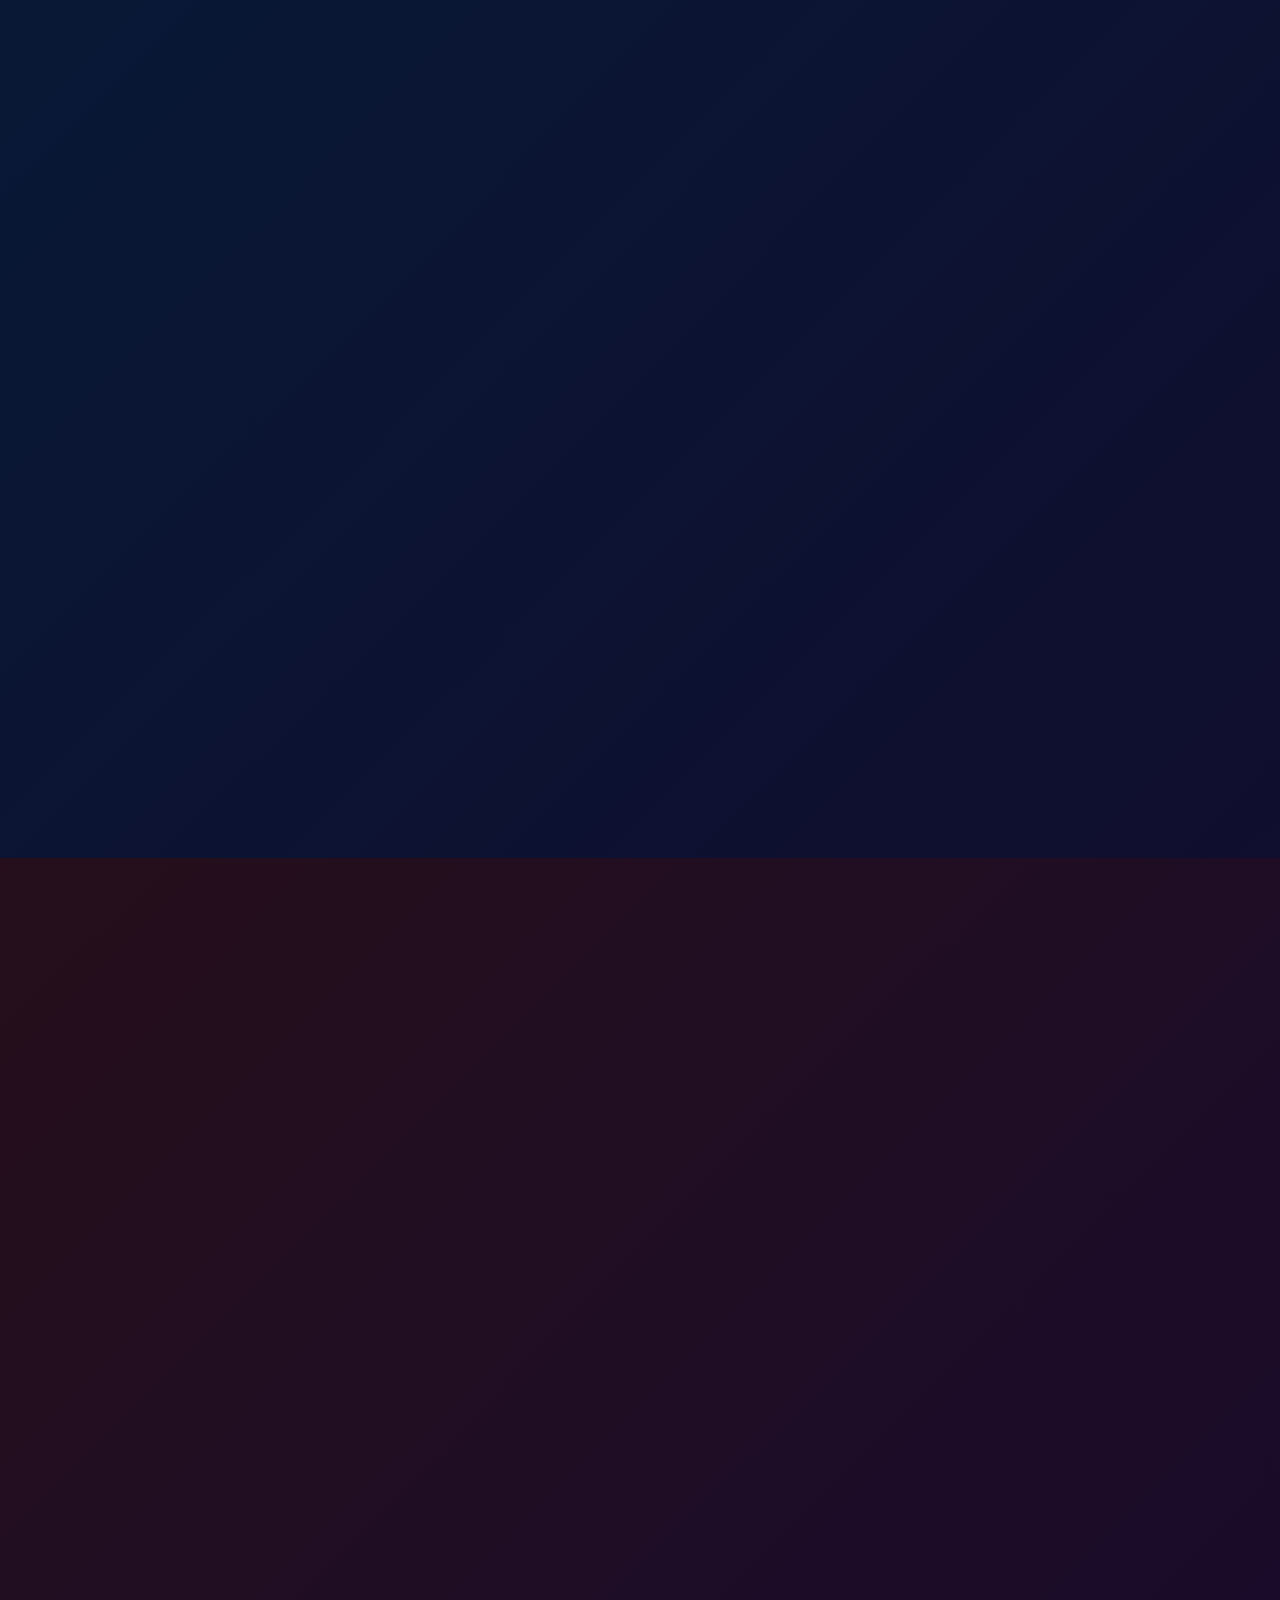
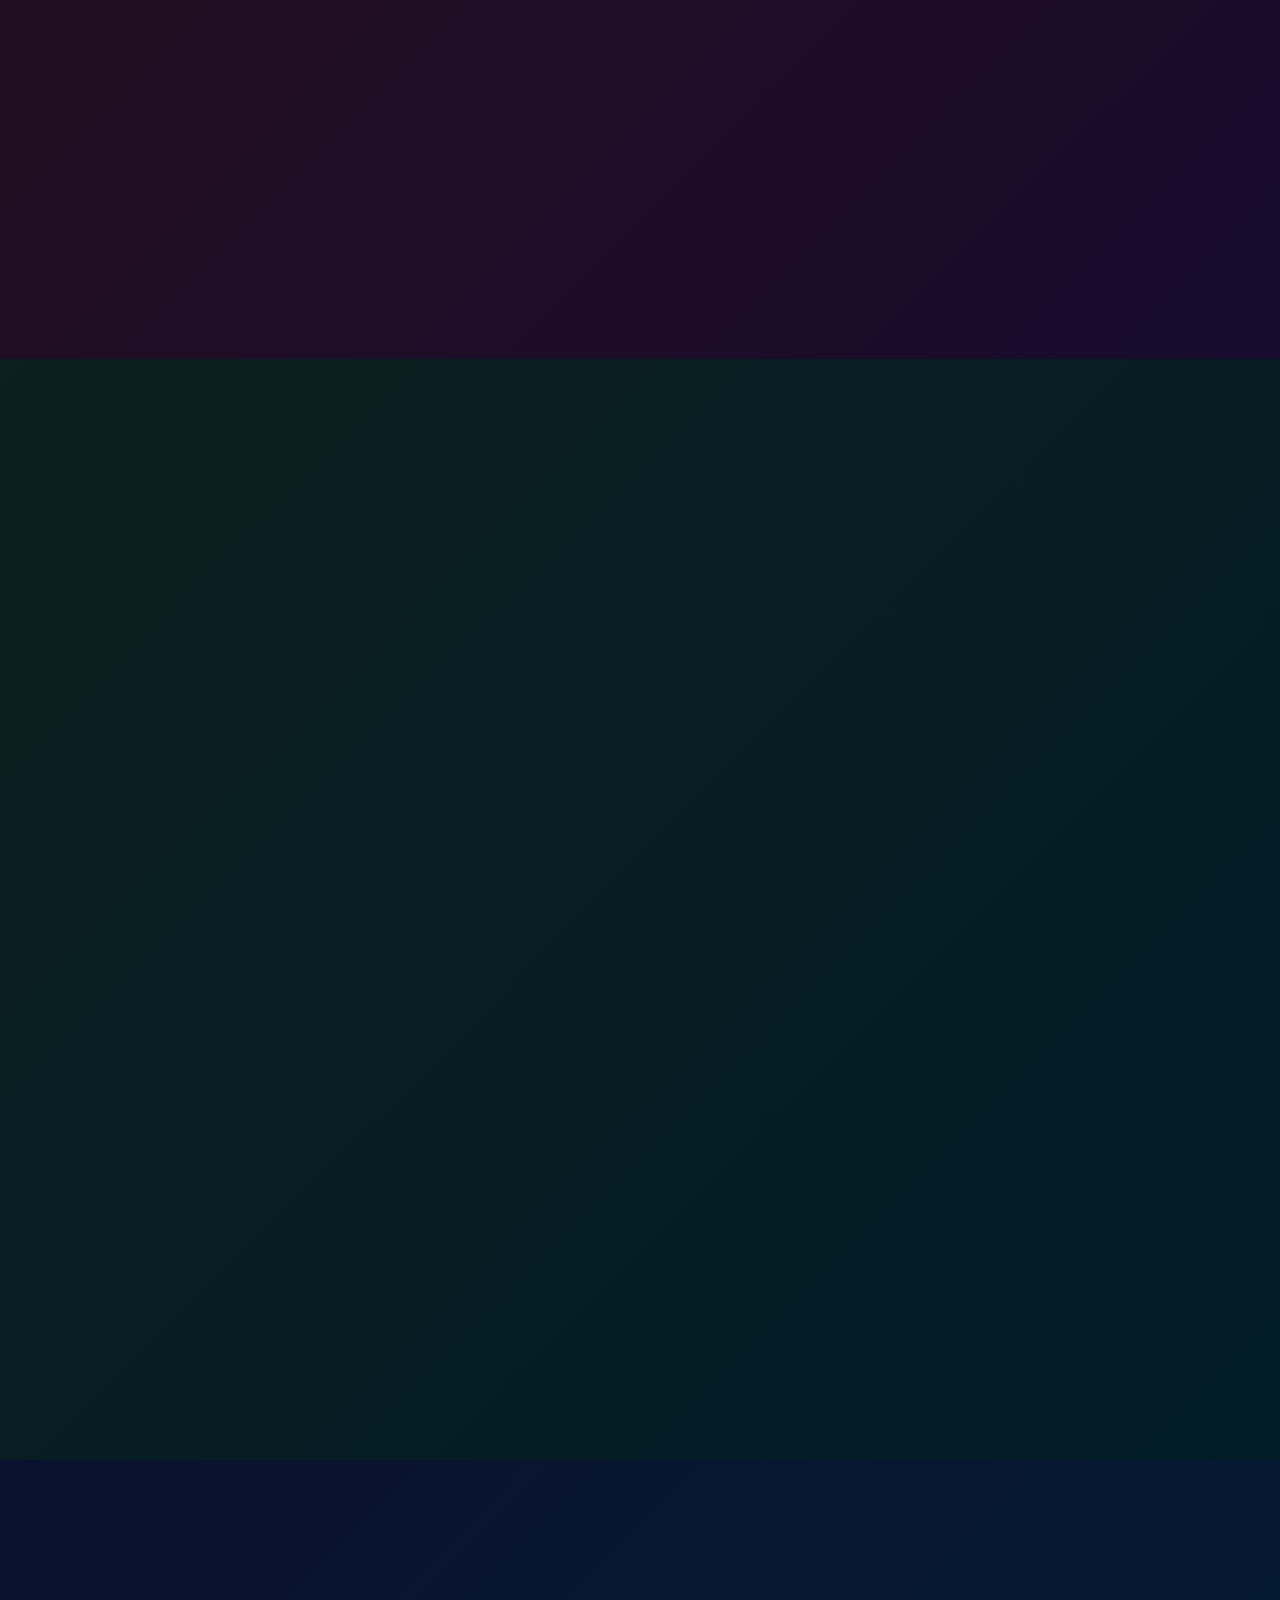
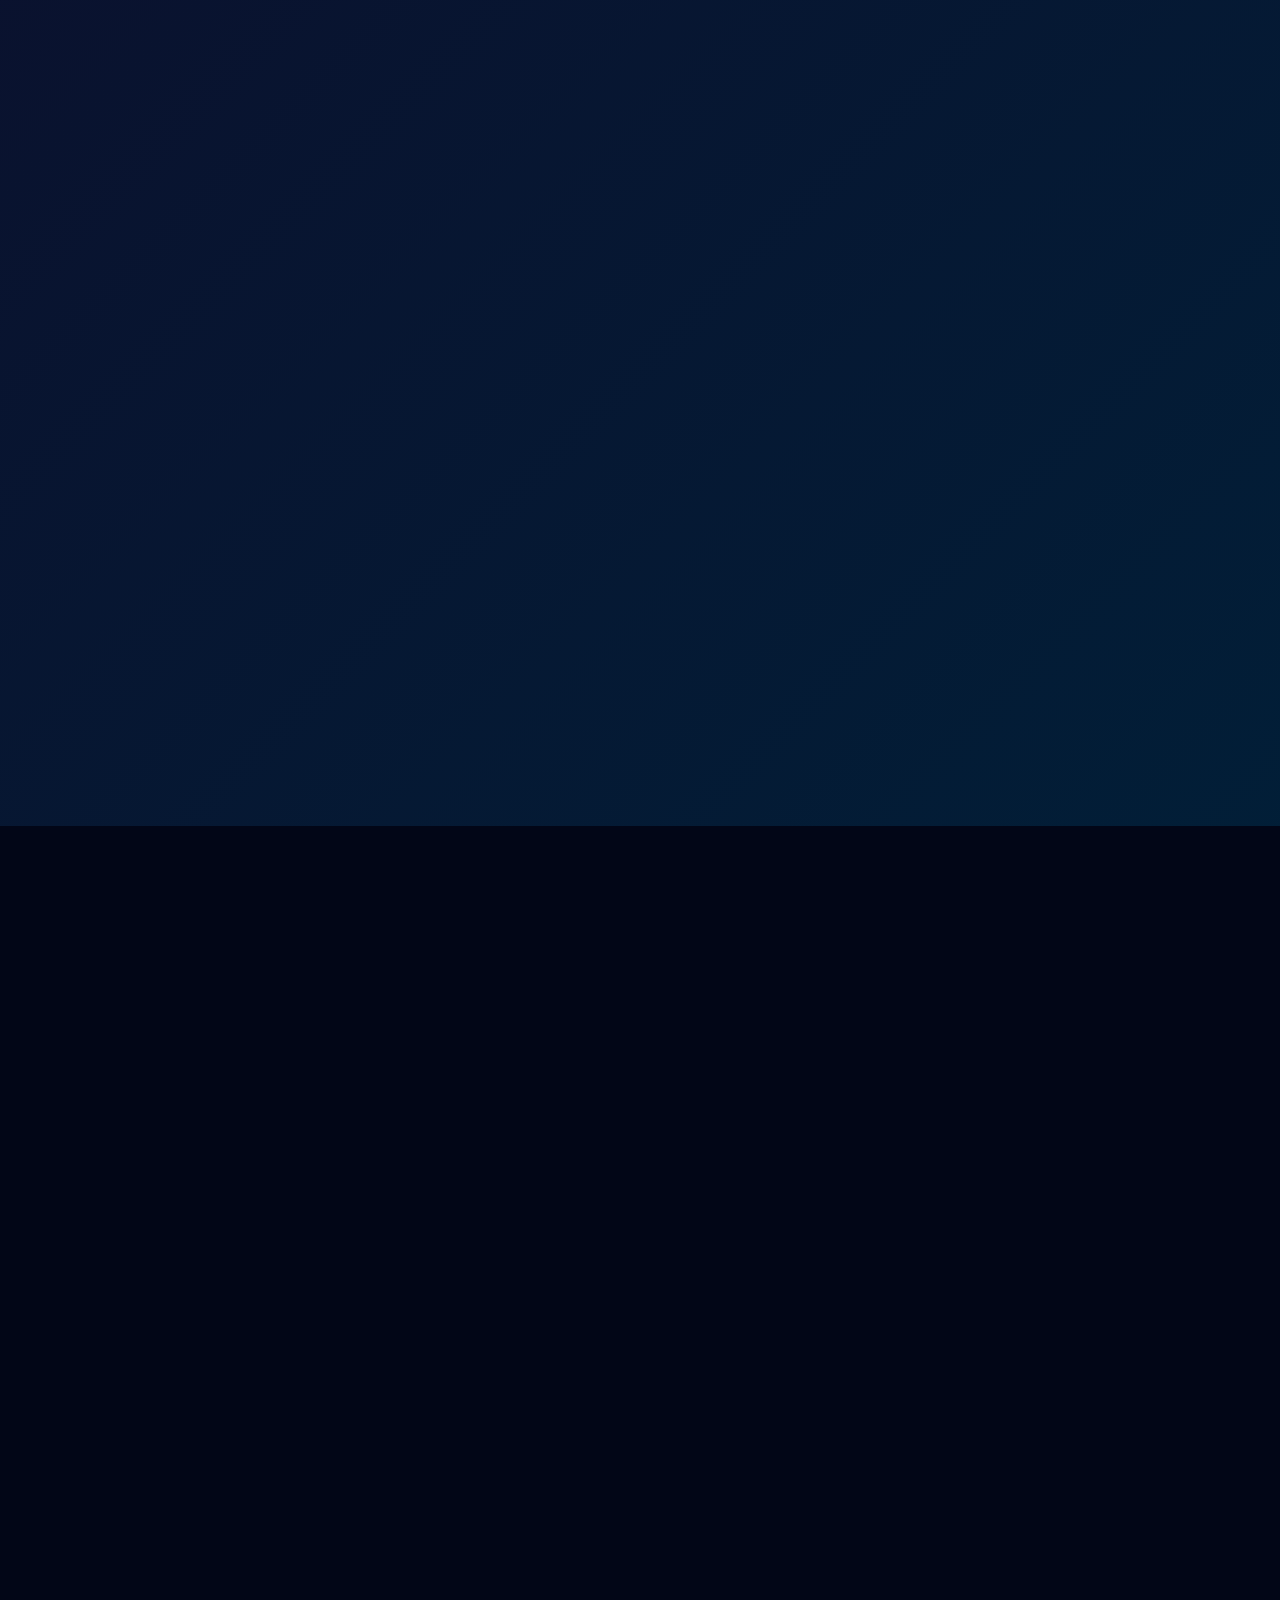
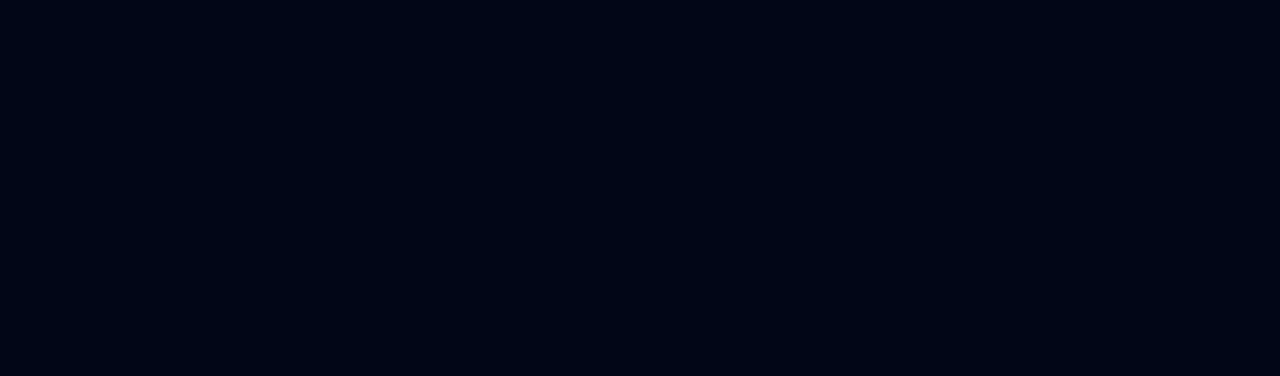
<file: Gps-do-Agricultor-José.html>
<!DOCTYPE html>
<html lang="pt-BR">
<head>
    <meta charset="UTF-8">
    <meta name="viewport" content="width=device-width, initial-scale=1.0">
    <title>A Jornada de Aurelito: O GPS e a Colheita de Seu José</title>
    <link rel="preconnect" href="https://fonts.googleapis.com">
    <link rel="preconnect" href="https://fonts.gstatic.com" crossorigin>
    <link href="https://fonts.googleapis.com/css2?family=Poppins:wght@300;400;600;700&family=Space+Mono&display=swap" rel="stylesheet">
    <style>
        /* ==========================================
           VARIABLES & RESET
           ========================================== */
        :root {
            --primary-color: #6366f1; /* Roxo/Azul (Aurelito) */
            --secondary-color: #8b5cf6;
            --accent-color: #ec4899; /* Rosa (Luna/Terra) */
            --solar-yellow: #fbbf24;
            --solar-orange: #f97316;
            --solar-red: #ef4444;
            --bg-dark: #0f172a;
            --bg-darker: #020617;
            --text-light: #f1f5f9;
            --text-gray: #94a3b8;
            --card-bg: rgba(30, 41, 59, 0.8);
            --gradient-solar: linear-gradient(135deg, #fbbf24 0%, #f97316 50%, #ef4444 100%);
            --gradient-space: linear-gradient(135deg, #667eea 0%, #764ba2 100%);
            --gradient-mystical: linear-gradient(135deg, #4facfe 0%, #00f2fe 100%);
        }

        * {
            margin: 0;
            padding: 0;
            box-sizing: border-box;
        }

        body {
            font-family: 'Poppins', sans-serif;
            background: var(--bg-darker);
            color: var(--text-light);
            overflow-x: hidden;
            line-height: 1.6;
        }

        html {
            scroll-behavior: smooth;
        }

        /* ==========================================
           PROGRESS BAR
           ========================================== */
        .progress-container {
            position: fixed;
            top: 0;
            left: 0;
            width: 100%;
            height: 4px;
            background: rgba(0, 0, 0, 0.2);
            z-index: 1000;
        }

        .progress-bar {
            height: 100%;
            background: var(--gradient-solar);
            width: 0%;
            transition: width 0.3s ease;
        }

        /* ==========================================
           CANVAS BACKGROUND (STARS & PARTICLES)
           ========================================== */
        #stars-canvas {
            position: fixed;
            top: 0;
            left: 0;
            width: 100%;
            height: 100%;
            z-index: -1;
            background: radial-gradient(ellipse at bottom, #1b2735 0%, #090a0f 100%);
        }

        /* ==========================================
           CHAPTER BACKGROUNDS
           ========================================== */
        .chapter {
            min-height: 100vh;
            padding: 80px 20px;
            position: relative;
            display: flex;
            flex-direction: column;
            justify-content: center;
            align-items: center;
        }

        .chapter-1 { 
            background: linear-gradient(135deg, rgba(255, 193, 7, 0.15) 0%, rgba(255, 87, 34, 0.15) 100%); 
        } 
        .chapter-2 { 
            background: linear-gradient(135deg, rgba(33, 150, 243, 0.15) 0%, rgba(103, 58, 183, 0.15) 100%); 
        } 
        .chapter-3 { 
            background: linear-gradient(135deg, rgba(244, 67, 54, 0.15) 0%, rgba(156, 39, 176, 0.15) 100%); 
        } 
        .chapter-4 { 
            background: linear-gradient(135deg, rgba(76, 175, 80, 0.15) 0%, rgba(0, 150, 136, 0.15) 100%); 
        } 
        .chapter-5 { 
            background: linear-gradient(135deg, rgba(63, 81, 181, 0.15) 0%, rgba(3, 169, 244, 0.15) 100%); 
        } 

        /* ==========================================
           DIALOGUE SYSTEM
           ========================================== */
        .dialogue-container {
            max-width: 1200px;
            width: 100%;
            margin: 0 auto;
            padding: 40px 20px;
        }

        .dialogue {
            display: flex;
            align-items: flex-end;
            margin: 40px 0;
            opacity: 0;
            transform: translateY(30px);
            /* Transição Elástica: 0.7s com cubic-bezier elástico */
            transition: all 0.7s cubic-bezier(0.175, 0.885, 0.32, 1.275);
        }

        .dialogue.appear {
            opacity: 1;
            transform: translateY(0);
        }

        .dialogue.left {
            justify-content: flex-start;
        }

        .dialogue.right {
            justify-content: flex-end;
        }

        .dialogue.center {
            justify-content: center;
        }

        .character-avatar {
            width: 120px;
            height: 120px;
            margin: 0 20px;
            flex-shrink: 0;
        }

        .character-avatar img {
            width: 100%;
            height: 100%;
            object-fit: contain;
            filter: drop-shadow(0 10px 20px rgba(0, 0, 0, 0.3));
            animation: float 3s ease-in-out infinite;
        }

        @keyframes float {
            0%, 100% { transform: translateY(0px); }
            50% { transform: translateY(-12px); }
        }

        .speech-bubble {
            max-width: 70%; 
            padding: 25px 30px;
            border-radius: 25px;
            position: relative;
            box-shadow: 0 15px 35px rgba(0, 0, 0, 0.2);
            backdrop-filter: blur(10px);
        }

        /* Aurelito (Esquerda) */
        .dialogue.left .speech-bubble {
            background: linear-gradient(135deg, rgba(99, 102, 241, 0.9), rgba(139, 92, 246, 0.9));
            margin-left: 0;
        }

        /* Luna/Narrador (Direita) */
        .dialogue.right .speech-bubble {
            background: linear-gradient(135deg, rgba(236, 72, 153, 0.9), rgba(139, 92, 246, 0.9));
            margin-right: 0;
        }

        .dialogue.center .speech-bubble {
            background: var(--gradient-solar);
            text-align: center;
            margin: 0 auto;
        }
        
        /* Setas */
    /*     .speech-bubble::before {
            content: '';
            position: absolute;
            width: 0;
            height: 0;
            bottom: -10px;
        }

        .dialogue.left .speech-bubble::before {
            left: 30px;
            border-left: 15px solid transparent;
            border-right: 15px solid transparent;
            border-top: 15px solid rgba(99, 102, 241, 0.9);
        }

        .dialogue.right .speech-bubble::before {
            right: 30px;
            border-left: 15px solid transparent;
            border-right: 15px solid transparent;
            border-top: 15px solid rgba(236, 72, 153, 0.9);
        }

        .speech-text {
            font-size: 1.2rem;
            line-height: 1.6;
            color: white;
            margin: 0;
        }

        .speech-text strong {
            color: #fbbf24;
            text-shadow: 0 0 10px rgba(251, 191, 36, 0.5);
        }

        .speech-text em {
            color: #a3e635;
            font-style: normal;
            text-shadow: 0 0 10px rgba(163, 230, 53, 0.5);
        } */

        /* ==========================================
           CHAPTER TITLES
           ========================================== */
        .chapter-title {
            font-size: 3.5rem;
            font-weight: 700;
            text-align: center;
            margin-bottom: 60px;
            background: var(--gradient-solar);
            -webkit-background-clip: text;
            -webkit-text-fill-color: transparent;
            background-clip: text;
            opacity: 0;
            transform: translateY(-30px);
            transition: all 0.7s cubic-bezier(0.175, 0.885, 0.32, 1.275);
            text-shadow: 0 0 30px rgba(251, 191, 36, 0.3);
        }

        .chapter-title.appear {
            opacity: 1;
            transform: translateY(0);
        }

        /* ==========================================
           HOLOGRAM EFFECT (Terra e Sol)
           ========================================== */
        .hologram-container {
            position: relative;
            width: 350px;
            height: 350px;
            margin: 50px auto;
            opacity: 0;
            transform: scale(0.8);
            transition: all 0.7s cubic-bezier(0.175, 0.885, 0.32, 1.275);
        }

        .hologram-container.appear {
            opacity: 1;
            transform: scale(1);
        }

        .hologram {
            width: 100%;
            height: 100%;
            border-radius: 50%;
            background: var(--gradient-solar);
            position: relative;
            box-shadow: 
                0 0 60px rgba(251, 191, 36, 0.7),
                inset 0 0 60px rgba(239, 68, 68, 0.4);
            animation: hologramPulse 4s ease-in-out infinite;
        }

        @keyframes hologramPulse {
            0%, 100% {
                box-shadow: 
                    0 0 60px rgba(251, 191, 36, 0.7),
                    inset 0 0 60px rgba(239, 68, 68, 0.4);
                transform: scale(1);
            }
            50% {
                box-shadow: 
                    0 0 100px rgba(251, 191, 36, 0.9),
                    inset 0 0 100px rgba(239, 68, 68, 0.6);
                transform: scale(1.05);
            }
        }

        .hologram::before {
            content: '🛰️';
            position: absolute;
            top: 50%;
            left: 50%;
            transform: translate(-50%, -50%);
            font-size: 5rem;
            animation: rotate 15s linear infinite;
        }

        @keyframes rotate {
            from { transform: translate(-50%, -50%) rotate(0deg); }
            to { transform: translate(-50%, -50%) rotate(360deg); }
        }

        .sunspots {
            position: absolute;
            background: rgba(0, 0, 0, 0.7);
            border-radius: 50%;
            animation: spotMove 10s ease-in-out infinite;
        }

        .sunspot-1 { 
            width: 25px; 
            height: 25px; 
            top: 25%; 
            left: 20%; 
            animation-delay: 0s; 
        }
        .sunspot-2 { 
            width: 18px; 
            height: 18px; 
            top: 65%; 
            right: 25%; 
            animation-delay: 3s; 
        }
        .sunspot-3 { 
            width: 22px; 
            height: 22px; 
            bottom: 30%; 
            left: 45%; 
            animation-delay: 6s; 
        }

        @keyframes spotMove {
            0%, 100% { 
                opacity: 0.7; 
                transform: scale(1); 
            }
            50% { 
                opacity: 1; 
                transform: scale(1.3); 
            }
        }

        /* ==========================================
           QUIZ SYSTEM
           ========================================== */
        .quiz-container {
            max-width: 900px;
            margin: 80px auto;
            padding: 50px;
            background: var(--card-bg);
            border-radius: 25px;
            backdrop-filter: blur(15px);
            border: 1px solid rgba(255, 255, 255, 0.1);
            opacity: 0;
            transform: translateY(30px);
            transition: all 0.7s cubic-bezier(0.175, 0.885, 0.32, 1.275);
            box-shadow: 0 20px 40px rgba(0, 0, 0, 0.3);
            
            /* FIX 1: Remove position: relative/absolute hacks - voltando ao fluxo normal */
            position: relative; 
            min-height: 500px;
        }

        .quiz-container.appear {
            opacity: 1;
            transform: translateY(0);
        }

        .quiz-header {
            text-align: center;
            margin-bottom: 50px;
        }

        .quiz-title {
            font-size: 3rem;
            background: var(--gradient-solar);
            -webkit-background-clip: text;
            -webkit-text-fill-color: transparent;
            background-clip: text;
            margin-bottom: 15px;
        }

        .quiz-score {
            font-size: 1.3rem;
            color: var(--text-gray);
        }

        .question {
            margin-bottom: 50px;
            /* FIX 2: Volta ao display: none simples para esconder perguntas */
            display: none; 
            opacity: 0; /* Adicionado para a animação de fade */
        }

        .question.active {
            display: block;
            /* Garante que a animação de entrada seja suave */
            animation: questionAppear 0.5s ease forwards;
            opacity: 1;
        }

        @keyframes questionAppear {
            from { opacity: 0; transform: translateX(30px); }
            to { opacity: 1; transform: translateX(0); }
        }

        .question-text {
            font-size: 1.4rem;
            margin-bottom: 30px;
            color: var(--text-light);
            font-weight: 600;
        }

        .options {
            display: grid;
            gap: 20px;
        }

        .option {
            padding: 20px 25px;
            background: rgba(255, 255, 255, 0.05);
            border: 2px solid transparent;
            border-radius: 15px;
            cursor: pointer;
            transition: all 0.3s ease;
            display: flex;
            align-items: center;
            font-size: 1.1rem;
            position: relative;
        }

        .option:hover {
            background: rgba(255, 255, 255, 0.1);
            transform: translateX(15px);
            box-shadow: 0 5px 15px rgba(0, 0, 0, 0.2);
        }

        .option.selected {
            border-color: var(--primary-color);
            background: rgba(99, 102, 241, 0.2);
        }

        .option.correct {
            border-color: #22c55e;
            background: rgba(34, 197, 94, 0.2);
        }

        .option.incorrect {
            border-color: #ef4444;
            background: rgba(239, 68, 68, 0.2);
        }

        .explanation {
            margin-top: 30px;
            padding: 20px;
            background: rgba(255, 255, 255, 0.05);
            border-left: 4px solid var(--solar-orange);
        }

        .quiz-buttons {
            display: flex;
            justify-content: space-between;
            margin-top: 40px;
            flex-wrap: wrap;
            gap: 15px;
        }

        .btn {
            padding: 15px 35px;
            border: none;
            border-radius: 30px;
            font-size: 1.1rem;
            font-weight: 600;
            cursor: pointer;
            transition: all 0.3s ease;
            text-decoration: none;
            display: inline-block;
        }

        .btn-primary {
            background: var(--gradient-solar);
            color: white;
        }

        .btn-secondary {
            background: rgba(255, 255, 255, 0.1);
            color: var(--text-light);
            border: 1px solid rgba(255, 255, 255, 0.2);
        }

        .btn:hover {
            transform: translateY(-3px);
            box-shadow: 0 15px 30px rgba(0, 0, 0, 0.3);
        }

        .btn:disabled {
            opacity: 0.5;
            cursor: not-allowed;
            transform: none;
        }

        /* ==========================================
           CONFETTI ANIMATION
           ========================================== */
        .confetti {
            position: fixed;
            width: 12px;
            height: 12px;
            background: var(--solar-yellow);
            animation: confettiFall 4s linear infinite;
            z-index: 1000;
        }

        @keyframes confettiFall {
            0% {
                transform: translateY(-100vh) rotate(0deg);
                opacity: 1;
            }
            100% {
                transform: translateY(100vh) rotate(720deg);
                opacity: 0;
            }
        }

        /* ==========================================
           NAVIGATION
           ========================================== */
        .fixed-nav {
            position: fixed;
            bottom: 25px;
            left: 50%;
            transform: translateX(-50%);
            background: var(--card-bg);
            backdrop-filter: blur(15px);
            border-radius: 50px;
            padding: 20px 35px;
            display: flex;
            gap: 25px;
            z-index: 999;
            border: 1px solid rgba(255, 255, 255, 0.1);
            box-shadow: 0 10px 30px rgba(0, 0, 0, 0.3);
        }

        .nav-btn {
            padding: 12px 25px;
            border: none;
            border-radius: 30px;
            background: rgba(255, 255, 255, 0.1);
            color: var(--text-light);
            cursor: pointer;
            transition: all 0.3s ease;
            font-size: 1rem;
            font-weight: 500;
        }

        .nav-btn:hover, .nav-btn.active {
            background: var(--primary-color);
            transform: translateY(-3px);
            box-shadow: 0 8px 20px rgba(99, 102, 241, 0.4);
        }

        /* ==========================================
           RESPONSIVE DESIGN
           ========================================== */
        @media (max-width: 768px) {
            .chapter {
                padding: 60px 15px;
            }

            .chapter-title {
                font-size: 2.5rem;
                margin-bottom: 40px;
            }

            .dialogue {
                flex-direction: column;
                align-items: center;
                margin: 30px 0;
            }

            .dialogue.left, .dialogue.right {
                flex-direction: column;
            }

            .character-avatar {
                margin: 0 0 20px 0;
                width: 100px;
                height: 100px;
            }

            .speech-bubble {
                max-width: 90%;
                margin: 0;
                padding: 20px 25px;
            }

            .speech-bubble::before {
                display: none;
            }

            .speech-text {
                font-size: 1.1rem;
            }

            .hologram-container {
                width: 280px;
                height: 280px;
                margin: 40px auto;
            }

            .hologram::before {
                font-size: 4rem;
            }

            .quiz-container {
                margin: 60px 15px;
                padding: 35px 25px;
            }

            .quiz-title {
                font-size: 2.2rem;
            }

            .question-text {
                font-size: 1.2rem;
            }

            .fixed-nav {
                flex-wrap: wrap;
                bottom: 15px;
                padding: 15px 25px;
                gap: 15px;
            }

            .nav-btn {
                padding: 10px 20px;
                font-size: 0.9rem;
            }

            .quiz-buttons {
                flex-direction: column;
                align-items: center;
            }

            .btn {
                width: 100%;
                max-width: 250px;
            }
        }

        @media (max-width: 480px) {
            .chapter {
                padding: 50px 10px;
            }

            .chapter-title {
                font-size: 2rem;
            }

            .speech-text {
                font-size: 1rem;
            }

            .hologram-container {
                width: 220px;
                height: 220px;
            }

            .hologram::before {
                font-size: 3.5rem;
            }

            .quiz-title {
                font-size: 1.8rem;
            }

            .question-text {
                font-size: 1.1rem;
            }

            .option {
                padding: 15px 20px;
                font-size: 1rem;
            }
        }
    </style>
</head>
<body>
    <div class="progress-container">
        <div class="progress-bar" id="progressBar"></div>
    </div>

    <canvas id="stars-canvas"></canvas>

    <section class="chapter chapter-1" id="chapter-1">
        <div class="dialogue-container">
            <h1 class="chapter-title">🌾 O GPS na Mesa: A Colheita de Seu José</h1>
            
            <div class="dialogue center">
                <div class="speech-bubble">
                    <p class="speech-text">No vasto e cintilante Sistema Solar, o **Senhor Sol** está sempre ativo, soprando seu Vento Solar e soltando espirros como o Aurelito! ✨</p>
                </div>
            </div>

            <div class="dialogue left">
                <div class="character-avatar">
                    <img src="./Images/GuideCharacter/Aurelito-2HandsExplanation.png" alt="Aurelito como Erupção Solar">
                </div>
                <div class="speech-bubble">
                    <p class="speech-text">- Aurelito: "Eu sou um espirro de luz! E meu destino afeta o pãozinho na mesa, mas como?"</p>
                </div>
            </div>

            <div class="dialogue right">
                <div class="character-avatar">
                    <img src="./Images/GuideCharacter/Luna_A_Voz_Do_Cosmos.png" alt="Luna, a voz do Cosmos">
                </div>
                <div class="speech-bubble">
                    <p class="speech-text">- Luna (Voz do Cosmos): "Na Terra, agricultores como **Seu José**, nosso idoso e dedicado fazendeiro, usam um ajudante mágico: o **GPS**!" 🛰️</p>
                </div>
            </div>

            <div class="dialogue center">
                <div class="speech-bubble">
                    <p class="speech-text">O GPS usa 'carteiros espaciais' (Satélites de GPS) que enviam mensagens rápidas sobre a localização exata! ✉️</p>
                </div>
            </div>
        </div>
    </section>

    <section class="chapter chapter-2" id="chapter-2">
        <div class="dialogue-container">
            <h2 class="chapter-title">💥 O Mega Espirro Confuso</h2>
            
            <div class="dialogue center">
                <div class="speech-bubble">
                    <p class="speech-text">Um dia, o Senhor Sol estava MUITO agitado e soltou **vários Aurelitos**! Uma onda forte de energia! ☄️</p>
                </div>
            </div>

            <div class="dialogue left">
                <div class="character-avatar">
                    <img src="./Images/GuideCharacter/Aurelito-DoubtFace.png" alt="Aurelito surpreso">
                </div>
                <div class="speech-bubble">
                    <p class="speech-text">- Aurelito: "Nossa, que onda gigante! Ela era tão forte que, mesmo com o Escudo Magnético, ela fez algo de ruim!"</p>
                </div>
            </div>

            <div class="dialogue right">
                <div class="character-avatar">
                    <img src="./Images/GuideCharacter/Luna_A_Voz_Do_Cosmos.png" alt="Luna explicando a atmosfera">
                </div>
                <div class="speech-bubble">
                    <p class="speech-text">- Luna: "O escudo protegeu, mas a onda mexeu com a **atmosfera lá no alto**! Pense no ar lá em cima como uma peneira que balançou!" 🌪️</p>
                </div>
            </div>

            <div class="hologram-container">
                <div class="hologram">
                    <div class="sunspots sunspot-1"></div>
                    <div class="sunspots sunspot-2"></div>
                    <div class="sunspots sunspot-3"></div>
                </div>
            </div>

            <div class="dialogue center">
                <div class="speech-bubble">
                    <p class="speech-text">O ar treme e balança, e as mensagens dos Satélites de GPS começam a ficar confusas! 🤯</p>
                </div>
            </div>
        </div>
    </section>

    <section class="chapter chapter-3" id="chapter-3">
        <div class="dialogue-container">
            <h2 class="chapter-title">📡 As Linhas Tortas do Trator</h2>
            
            <div class="dialogue center">
                <div class="speech-bubble">
                    <p class="speech-text">O 'espirro' forte do Sol causa pequenos 'erros' nas mensagens de localização! ❌</p>
                </div>
            </div>

            <div class="dialogue left">
                <div class="character-avatar">
                    <img src="./Images/GuideCharacter/Aurelito-DoubtFace.png" alt="Aurelito confuso">
                </div>
                <div class="speech-bubble">
                    <p class="speech-text">- Aurelito: "Então, se a peneira treme, a mensagem do satélite chega com um pequeno erro no campo!"</p>
                </div>
            </div>

            <div class="dialogue right">
                <div class="character-avatar">
                    <img src="./Images/GuideCharacter/Luna_A_Voz_Do_Cosmos.png" alt="Luna explicando o GPS">
                </div>
                <div class="speech-bubble">
                    <p class="speech-text">- Luna: "Sim! É como se o GPS do **trator de Seu José** estivesse com sono! As linhas de plantio que deviam ser retinhas ficaram um pouco tortas! 〰️"</p>
                </div>
            </div>

            <div class="dialogue left">
                <div class="character-avatar">
                    <img src="./Images/GuideCharacter/Aurelito-2HandsExplanation.png" alt="Aurelito preocupado">
                </div>
                <div class="speech-bubble">
                    <p class="speech-text">- Aurelito: "Isso é um problema! **Seu José** pode desperdiçar sementes ou usar água no lugar errado!" 💧</p>
                </div>
            </div>

            <div class="dialogue center">
                <div class="speech-bubble">
                    <p class="speech-text">O trabalho do fazendeiro idoso fica mais difícil e a colheita, em risco! 😰</p>
                </div>
            </div>
        </div>
    </section>

    <section class="chapter chapter-4" id="chapter-4">
        <div class="dialogue-container">
            <h2 class="chapter-title">💰 O Desperdício e o Alimento</h2>
            
            <div class="dialogue center">
                <div class="speech-bubble">
                    <p class="speech-text">Erros de GPS levam a desperdício e menos comida na mesa! 😥</p>
                </div>
            </div>

            <div class="dialogue right">
                <div class="character-avatar">
                    <img src="./Images/GuideCharacter/Luna_A_Voz_Do_Cosmos.png" alt="Luna detalhando os riscos">
                </div>
                <div class="speech-bubble">
                    <p class="speech-text">- Luna: "Sem precisão, o fazendeiro idoso pode **desperdiçar** sementes, fertilizantes e água, aumentando os custos e o trabalho." 💸</p>
                </div>
            </div>

            <div class="dialogue left">
                <div class="character-avatar">
                    <img src="./Images/GuideCharacter/Aurelito-left-png.png" alt="Aurelito entendendo a importância">
                </div>
                <div class="speech-bubble">
                    <p class="speech-text">- Aurelito: "E, o pior, pode **não colher** todos os alimentos, deixando parte do nosso pãozinho para trás! O clima espacial afeta a todos nós!" 🍞</p>
                </div>
            </div>

            <div class="dialogue center">
                <div class="speech-bubble">
                    <p class="speech-text">Mas o problema não dura para sempre. O Senhor Sol se acalma e o ar volta ao normal. 🧘</p>
                </div>
            </div>

            <div class="dialogue right">
                <div class="character-avatar">
                    <img src="./Images/GuideCharacter/Luna_A_Voz_Do_Cosmos.png" alt="Luna esperançosa">
                </div>
                <div class="speech-bubble">
                    <p class="speech-text">- Luna: "O GPS volta a ser **claro e preciso**. Mas a chave é **observar** o Senhor Sol para que Seu José possa se preparar!" ✅</p>
                </div>
            </div>
        </div>
    </section>

    <section class="chapter chapter-5" id="chapter-5">
        <div class="dialogue-container">
            <h2 class="chapter-title">🧠 A Força da Ciência</h2>
            
            <div class="dialogue center">
                <div class="speech-bubble">
                    <p class="speech-text">"MISSÃO CUMPRIDA:" Prevenir é o segredo para ajudar Seu José! 🤝</p>
                </div>
            </div>

            <div class="dialogue left">
                <div class="character-avatar">
                    <img src="./Images/GuideCharacter/Aurelito-2HandsExplanation.png" alt="Aurelito sorrindo">
                </div>
                <div class="speech-bubble">
                    <p class="speech-text">- Aurelito: "Os cientistas aprenderam a observar os meus espirros para **prever** quando o GPS vai falhar nos campos!" 🔭</p>
                </div>
            </div>

            <div class="dialogue right">
                <div class="character-avatar">
                    <img src="./Images/GuideCharacter/Luna_A_Voz_Do_Cosmos.png" alt="Luna orgulhosa">
                </div>
                <div class="speech-bubble">
                    <p class="speech-text">- Luna: "Com essa previsão, agricultores como **Seu José** podem se preparar e garantir que os campos continuem produzindo para todos! É a **Força da Ciência**!" 💡</p>
                </div>
            </div>

            <div class="dialogue center">
                <div class="speech-bubble">
                    <p class="speech-text">O clima espacial afeta até mesmo o pãozinho na nossa mesa. Agora, vamos ver se você aprendeu! **Quiz Cósmico** à frente! 🧠</p>
                </div>
            </div>
        </div>
    </section>

    <section class="chapter" id="quiz-section">
        <div class="quiz-container">
            <div class="quiz-header">
                <h2 class="quiz-title">🧠 Quiz Cósmico: GPS e Colheita</h2>
                <p class="quiz-score">Nível de Guia Espacial: <span id="score">0</span>/4 ⭐</p>
            </div>

            <div class="question active" id="question-1">
                <h3 class="question-text">1. Para que **Seu José**, o agricultor, usava o GPS em seus campos, segundo a história?</h3>
                <div class="options">
                    <div class="option" data-answer="false">A) Para falar com Aurelito no espaço.</div>
                    <div class="option" data-answer="true">B) Para plantar sementes e colher alimentos com precisão.</div>
                    <div class="option" data-answer="false">C) Para ouvir música no trator.</div>
                    <div class="option" data-answer="false">D) Para desviar o Vento Solar.</div>
                </div>
                <div class="explanation" style="display: none;">
                    <strong>🎯 Resposta correta:</strong> O GPS é essencial na agricultura moderna para garantir o plantio e a colheita precisos!
                </div>
            </div>

            <div class="question" id="question-2">
                <h3 class="question-text">2. As mensagens dos satélites de GPS ficam confusas por causa da perturbação em qual parte da Terra?</h3>
                <div class="options">
                    <div class="option" data-answer="false">A) No Escudo Magnético (Magnetosfera).</div>
                    <div class="option" data-answer="false">B) Na rede elétrica das cidades.</div>
                    <div class="option" data-answer="true">C) Na parte de cima da nossa atmosfera (o ar lá no alto).</div>
                    <div class="option" data-answer="false">D) No metal do trator.</div>
                </div>
                <div class="explanation" style="display: none;">
                    <strong>🎯 Resposta correta:</strong> A energia do Sol perturba o ar no alto da **atmosfera**, fazendo com que as mensagens dos satélites cheguem com erros.
                </div>
            </div>

            <div class="question" id="question-3">
                <h3 class="question-text">3. Qual é o principal risco para **Seu José** quando o GPS fica confuso por causa da tempestade solar?</h3>
                <div class="options">
                    <div class="option" data-answer="false">A) O trator para de funcionar e não liga mais.</div>
                    <div class="option" data-answer="true">B) Desperdício de sementes, água e fertilizantes, ou não colheita total.</div>
                    <div class="option" data-answer="false">C) O Senhor Sol fica com raiva e manda mais Aurelitos.</div>
                    <div class="option" data-answer="false">D) As mensagens dos satélites viram Auroras Boreais.</div>
                </div>
                <div class="explanation" style="display: none;">
                    <strong>🎯 Resposta correta:</strong> O erro de localização leva ao uso incorreto de recursos, causando **desperdício** e risco de **perda** de alimentos.
                </div>
            </div>

            <div class="question" id="question-4">
                <h3 class="question-text">4. A principal solução para que **Seu José** possa se preparar é:</h3>
                <div class="options">
                    <div class="option" data-answer="false">A) Mudar Seu José para o Polo Norte.</div>
                    <div class="option" data-answer="true">B) Observar o Sol para prever as tempestades e se preparar.</div>
                    <div class="option" data-answer="false">C) Desligar todos os tratores do mundo.</div>
                    <div class="option" data-answer="false">D) Pintar todos os satélites de GPS de verde.</div>
                </div>
                <div class="explanation" style="display: none;">
                    <strong>🎯 Resposta correta:</strong> A **previsão** é a chave! Cientistas observam o Sol para dar alertas aos fazendeiros e engenheiros, que assim podem se preparar.
                </div>
            </div>
            
            <div class="quiz-buttons">
                <button class="btn btn-secondary" id="skipQuiz" onclick="goToChapter(5)">Pular Quiz 🚀</button>
                <button class="btn btn-primary" id="nextQuestion" disabled>Próxima Pergunta ➡️</button>
                <button class="btn btn-primary" id="finishQuiz" style="display: none;">Finalizar Aventura 🏆</button>
            </div>
        </div>
    </section>

    <nav class="fixed-nav">
        <button class="nav-btn active" onclick="goToChapter(1)">🌟 Início</button>
        <button class="nav-btn" onclick="goToChapter(2)">💥 Mega Espirro</button>
        <button class="nav-btn" onclick="goToChapter(3)">🚜 Trator</button>
        <button class="nav-btn" onclick="goToChapter(4)">💰 Colheita</button>
        <button class="nav-btn" onclick="goToChapter(5)">🎓 Solução</button>
        <button class="nav-btn" onclick="goToQuiz()">🧠 Quiz</button>
    </nav>

    <script>
        // ==========================================
        // STARS ANIMATION SYSTEM
        // ==========================================
        const canvas = document.getElementById('stars-canvas');
        const ctx = canvas.getContext('2d');

        canvas.width = window.innerWidth;
        canvas.height = document.body.scrollHeight;

        const stars = [];
        const meteors = [];
        const numStars = 300;

        for (let i = 0; i < numStars; i++) {
            stars.push({
                x: Math.random() * canvas.width,
                y: Math.random() * canvas.height,
                radius: Math.random() * 2.5,
                velocity: Math.random() * 0.8,
                opacity: Math.random(),
                twinkleSpeed: Math.random() * 0.03 + 0.01
            });
        }

        function createMeteor() {
            meteors.push({
                x: Math.random() * canvas.width,
                y: -10,
                speed: Math.random() * 3 + 2,
                length: Math.random() * 80 + 20,
                opacity: 1
            });
        }

        setInterval(createMeteor, 3000);

        function animateStars() {
            if (canvas.height !== document.body.scrollHeight) {
                canvas.height = document.body.scrollHeight;
            }

            ctx.clearRect(0, 0, canvas.width, canvas.height);
            
            stars.forEach(star => {
                ctx.beginPath();
                ctx.arc(star.x, star.y, star.radius, 0, Math.PI * 2);
                ctx.fillStyle = `rgba(255, 255, 255, ${star.opacity})`;
                ctx.fill();
                
                star.opacity += (Math.random() - 0.5) * star.twinkleSpeed;
                star.opacity = Math.max(0.1, Math.min(1, star.opacity));
            });

            meteors.forEach((meteor, index) => {
                ctx.beginPath();
                ctx.moveTo(meteor.x, meteor.y);
                ctx.lineTo(meteor.x - meteor.length, meteor.y - meteor.length);
                ctx.strokeStyle = `rgba(255, 215, 0, ${meteor.opacity})`;
                ctx.lineWidth = 2;
                ctx.stroke();

                meteor.y += meteor.speed;
                meteor.x += meteor.speed * 0.5;
                meteor.opacity -= 0.01;

                if (meteor.opacity <= 0 || meteor.y > canvas.height) {
                    meteors.splice(index, 1);
                }
            });
            
            requestAnimationFrame(animateStars);
        }

        animateStars();

        window.addEventListener('resize', () => {
            canvas.width = window.innerWidth;
            canvas.height = document.body.scrollHeight;
        });

        // ==========================================
        // SCROLL-TRIGGERED ANIMATIONS SYSTEM
        // ==========================================
        const observerOptions = {
            threshold: 0.15,
            rootMargin: '0px 0px -50px 0px'
        };

        const observer = new IntersectionObserver((entries) => {
            entries.forEach(entry => {
                if (entry.isIntersecting) {
                    const elements = entry.target.querySelectorAll('.dialogue, .chapter-title, .hologram-container, .quiz-container');
                    elements.forEach((element, index) => {
                        setTimeout(() => {
                            element.classList.add('appear');
                        }, index * 350); // 350ms delay between elements as specified
                    });
                } else {
                    const elements = entry.target.querySelectorAll('.dialogue, .chapter-title, .hologram-container, .quiz-container');
                    elements.forEach(element => {
                        element.classList.remove('appear');
                    });
                }
            });
        }, observerOptions);

        document.querySelectorAll('.chapter').forEach(chapter => {
            observer.observe(chapter);
        });

        // ==========================================
        // PROGRESS BAR SYSTEM
        // ==========================================
        function updateProgressBar() {
            const scrollTop = window.pageYOffset;
            const docHeight = document.body.scrollHeight - window.innerHeight;
            const scrollPercent = (scrollTop / docHeight) * 100;
            document.getElementById('progressBar').style.width = scrollPercent + '%';
        }

        window.addEventListener('scroll', updateProgressBar);

        // ==========================================
        // NAVIGATION SYSTEM (Funções Globais)
        // ==========================================
        function goToChapter(chapter) {
            document.getElementById(`chapter-${chapter}`).scrollIntoView({
                behavior: 'smooth'
            });
            updateActiveNav(chapter - 1);
        }

        function goToQuiz() {
            document.getElementById('quiz-section').scrollIntoView({
                behavior: 'smooth'
            });
            updateActiveNav(5);
        }

        function updateActiveNav(activeIndex) {
            const navButtons = document.querySelectorAll('.nav-btn');
            navButtons.forEach((btn, index) => {
                btn.classList.toggle('active', index === activeIndex);
            });
        }

        const navObserver = new IntersectionObserver((entries) => {
            entries.forEach(entry => {
                if (entry.isIntersecting) {
                    const sectionId = entry.target.id;
                    if (sectionId.startsWith('chapter-')) {
                        const chapterNum = parseInt(sectionId.split('-')[1]) - 1;
                        updateActiveNav(chapterNum);
                    } else if (sectionId === 'quiz-section') {
                        updateActiveNav(5);
                    }
                }
            });
        }, { threshold: 0.6 });

        document.querySelectorAll('.chapter').forEach(chapter => {
            navObserver.observe(chapter);
        });

        // ==========================================
        // INTERACTIVE QUIZ SYSTEM
        // ==========================================
        let currentQuestion = 1;
        let score = 0;
        let selectedAnswers = {};

        const questions = document.querySelectorAll('.question');
        const nextBtn = document.getElementById('nextQuestion');
        const finishBtn = document.getElementById('finishQuiz');
        const skipBtn = document.getElementById('skipQuiz');
        const scoreElement = document.getElementById('score');

        // Adiciona handlers de clique a todas as opções do quiz
        document.querySelectorAll('.option').forEach(option => {
            option.addEventListener('click', function() {
                const questionElement = this.closest('.question');
                const questionId = questionElement.id;
                
                questionElement.querySelectorAll('.option').forEach(opt => {
                    opt.classList.remove('selected');
                });
                
                this.classList.add('selected');
                selectedAnswers[questionId] = this.dataset.answer === 'true';
                
                nextBtn.disabled = false;
            });
        });

        // Handler para Próxima Pergunta/Revelar Resposta
        nextBtn.addEventListener('click', () => {
            const currentQuestionElement = document.getElementById(`question-${currentQuestion}`);
            const options = currentQuestionElement.querySelectorAll('.option');
            const explanation = currentQuestionElement.querySelector('.explanation');
            
            // 1. Revela a resposta e desabilita opções
            options.forEach(option => {
                if (option.dataset.answer === 'true') {
                    option.classList.add('correct');
                } else if (option.classList.contains('selected')) {
                    option.classList.add('incorrect');
                }
                option.style.pointerEvents = 'none'; // Impede alteração da resposta
            });
            
            explanation.style.display = 'block';
            
            // 2. Atualiza score
            if (selectedAnswers[`question-${currentQuestion}`]) {
                score++;
                scoreElement.textContent = score;
                // Animação de celebração
                scoreElement.style.transform = 'scale(1.2)';
                setTimeout(() => {
                    scoreElement.style.transform = 'scale(1)';
                }, 300);
            }

            // 3. Prepara a transição para a próxima pergunta após o delay de revisão
            setTimeout(() => {
                currentQuestionElement.classList.remove('active'); // Esconde a pergunta atual
                currentQuestion++;
                
                if (currentQuestion <= 4) {
                    // Próxima Pergunta
                    document.getElementById(`question-${currentQuestion}`).classList.add('active');
                    nextBtn.disabled = true;
                    document.getElementById('quiz-section').scrollIntoView({ behavior: 'smooth' });
                } else {
                    // Fim do Quiz - Troca o botão
                    nextBtn.style.display = 'none';
                    finishBtn.style.display = 'inline-block';
                    finishBtn.disabled = false; 
                    document.getElementById('quiz-section').scrollIntoView({ behavior: 'smooth' });
                }
            }, 2500); // Tempo para o usuário ler a explicação
        });

        // Handler para Finalizar Quiz/Mostrar Resultado
        finishBtn.addEventListener('click', () => {
            if (score === 4) {
                createSpectacularConfetti();
                setTimeout(() => {
                    alert('🎉🌟 PERFEITO! INCRÍVEL! 🌟🎉\n\nVocê acertou todas as 4 perguntas!\nAurelito está super orgulhoso de você!\nVocê é um verdadeiro especialista em clima espacial! 🚀✨');
                }, 500);
            } else if (score >= 2) {
                createConfetti();
                setTimeout(() => {
                    alert(`🌟 PARABÉNS! 🌟\n\nVocê acertou ${score} de 4 perguntas!\nUm excelente resultado!\nContinue explorando o universo com Aurelito! 🚀`);
                }, 500);
            } else {
                setTimeout(() => {
                    alert(`🌟 BOM TRABALHO! 🌟\n\nVocê acertou ${score} de 4 perguntas!\nCada pergunta é uma nova descoberta!\nQue tal tentar novamente? Aurelito acredita em você! 🚀💪`);
                }, 500);
            }
            finishBtn.disabled = true;
            skipBtn.disabled = true;
        });

        // Skip quiz button handler
        skipBtn.addEventListener('click', () => {
            if (confirm('🤔 Tem certeza que deseja pular o quiz?\n\nVocê pode aprender muito sobre o clima espacial com essas perguntas divertidas!')) {
                goToChapter(5);
                alert('🚀 Tudo bem! Você pode voltar ao quiz quando quiser.\n\nContinue explorando as aventuras cósmicas do Aurelito! ✨');
            }
        });

        // ==========================================
        // CONFETTI ANIMATION SYSTEM
        // ==========================================
        function createConfetti() {
            const colors = ['#fbbf24', '#f97316', '#ef4444', '#8b5cf6', '#06d6a0', '#ec4899'];
            
            for (let i = 0; i < 80; i++) {
                setTimeout(() => {
                    const confetti = document.createElement('div');
                    confetti.className = 'confetti';
                    confetti.style.left = Math.random() * 100 + '%';
                    confetti.style.backgroundColor = colors[Math.floor(Math.random() * colors.length)];
                    confetti.style.animationDelay = Math.random() * 2 + 's';
                    confetti.style.animationDuration = (Math.random() * 2 + 3) + 's';
                    document.body.appendChild(confetti);
                    
                    setTimeout(() => {
                        confetti.remove();
                    }, 4000);
                }, i * 40);
            }
        }

        function createSpectacularConfetti() {
            const colors = ['#fbbf24', '#f97316', '#ef4444', '#8b5cf6', '#06d6a0', '#ec4899', '#22c55e', '#3b82f6'];
            
            for (let i = 0; i < 150; i++) {
                setTimeout(() => {
                    const confetti = document.createElement('div');
                    confetti.className = 'confetti';
                    confetti.style.left = Math.random() * 100 + '%';
                    confetti.style.backgroundColor = colors[Math.floor(Math.random() * colors.length)];
                    confetti.style.animationDelay = Math.random() * 3 + 's';
                    confetti.style.animationDuration = (Math.random() * 3 + 4) + 's';
                    confetti.style.width = (Math.random() * 8 + 8) + 'px';
                    confetti.style.height = (Math.random() * 8 + 8) + 'px';
                    document.body.appendChild(confetti);
                    
                    setTimeout(() => {
                        confetti.remove();
                    }, 6000);
                }, i * 25);
            }
        }

        // ==========================================
        // AUTO-START ANIMATIONS
        // ==========================================
        document.addEventListener('DOMContentLoaded', () => {
            setTimeout(() => {
                const firstChapter = document.getElementById('chapter-1');
                const elements = firstChapter.querySelectorAll('.dialogue, .chapter-title');
                elements.forEach((element, index) => {
                    setTimeout(() => {
                        element.classList.add('appear');
                    }, index * 350); 
                });
            }, 800);
        });

        // ==========================================
        // KEYBOARD NAVIGATION
        // ==========================================
        document.addEventListener('keydown', (e) => {
            if (e.key === 'ArrowDown' || e.key === ' ') {
                e.preventDefault();
                window.scrollBy(0, window.innerHeight * 0.8);
            } else if (e.key === 'ArrowUp') {
                e.preventDefault();
                window.scrollBy(0, -window.innerHeight * 0.8);
            }
        });
    </script>
</body>
</html>
</file>
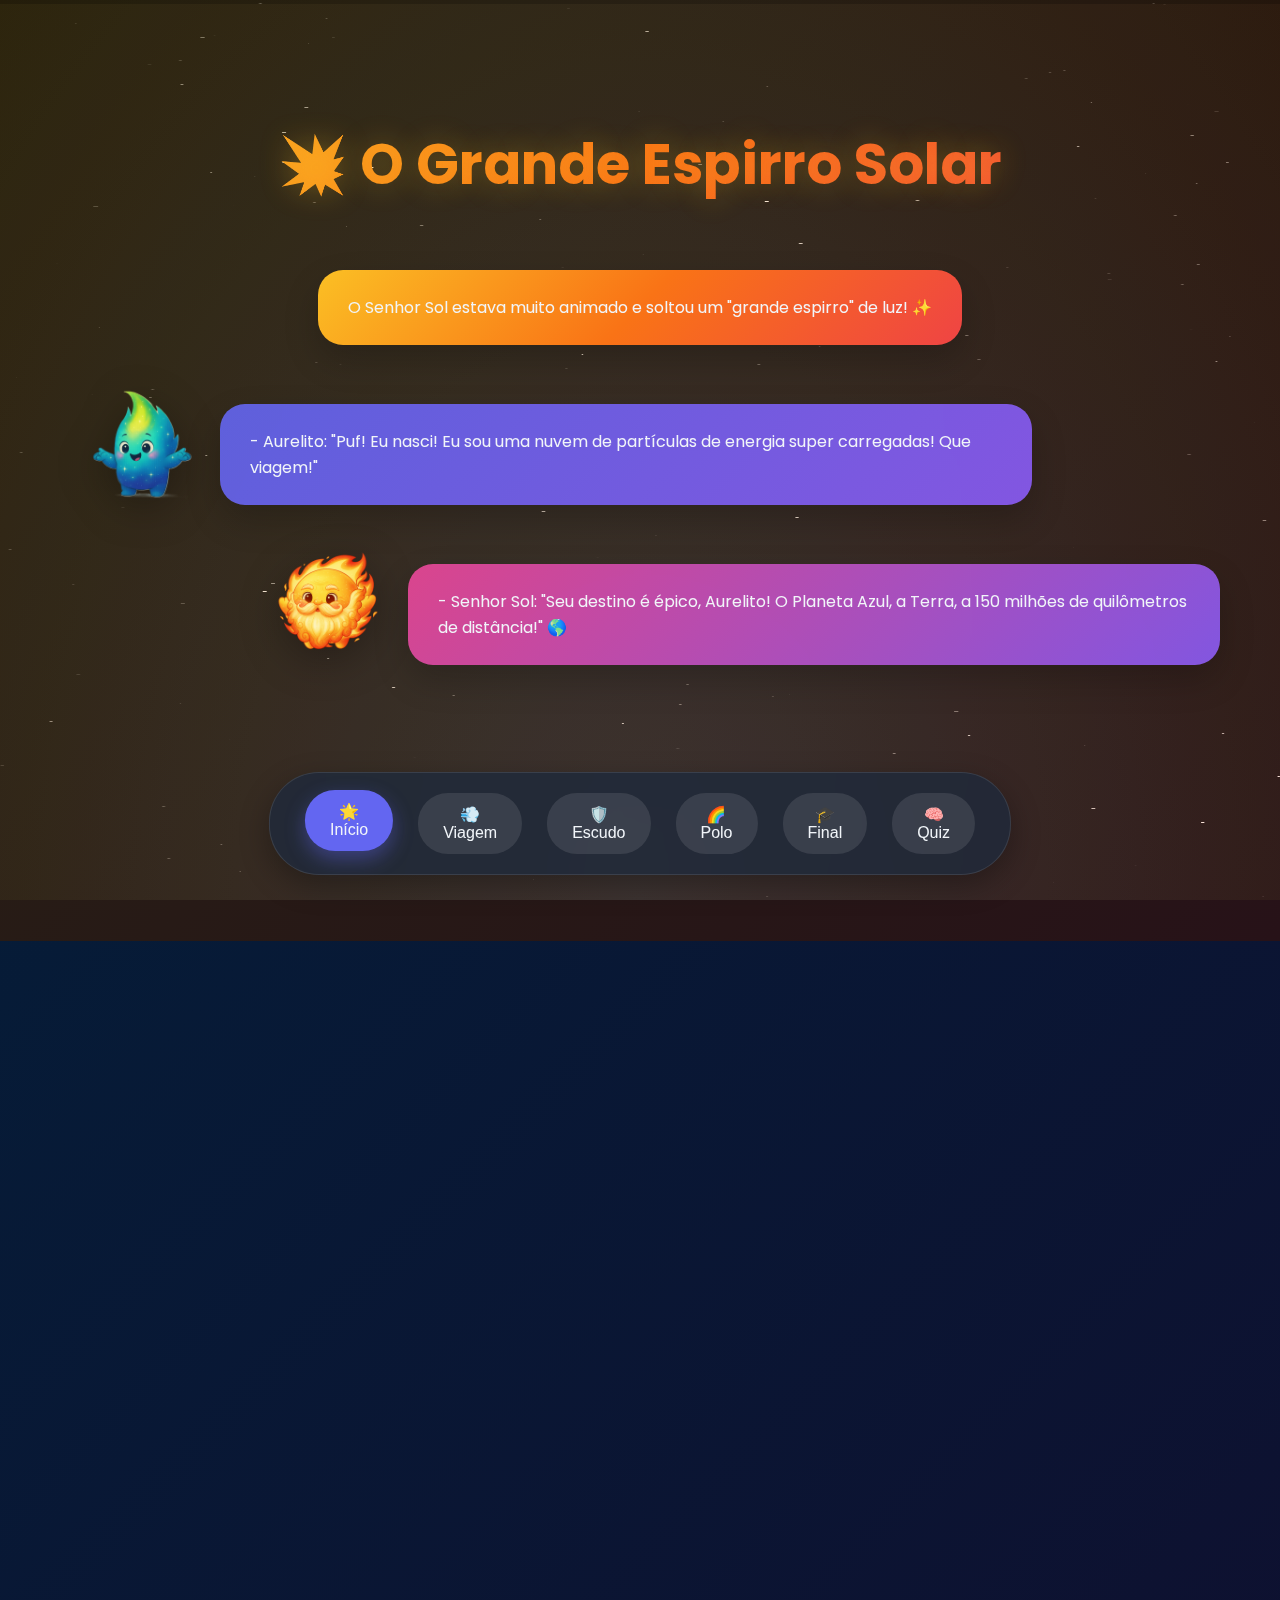
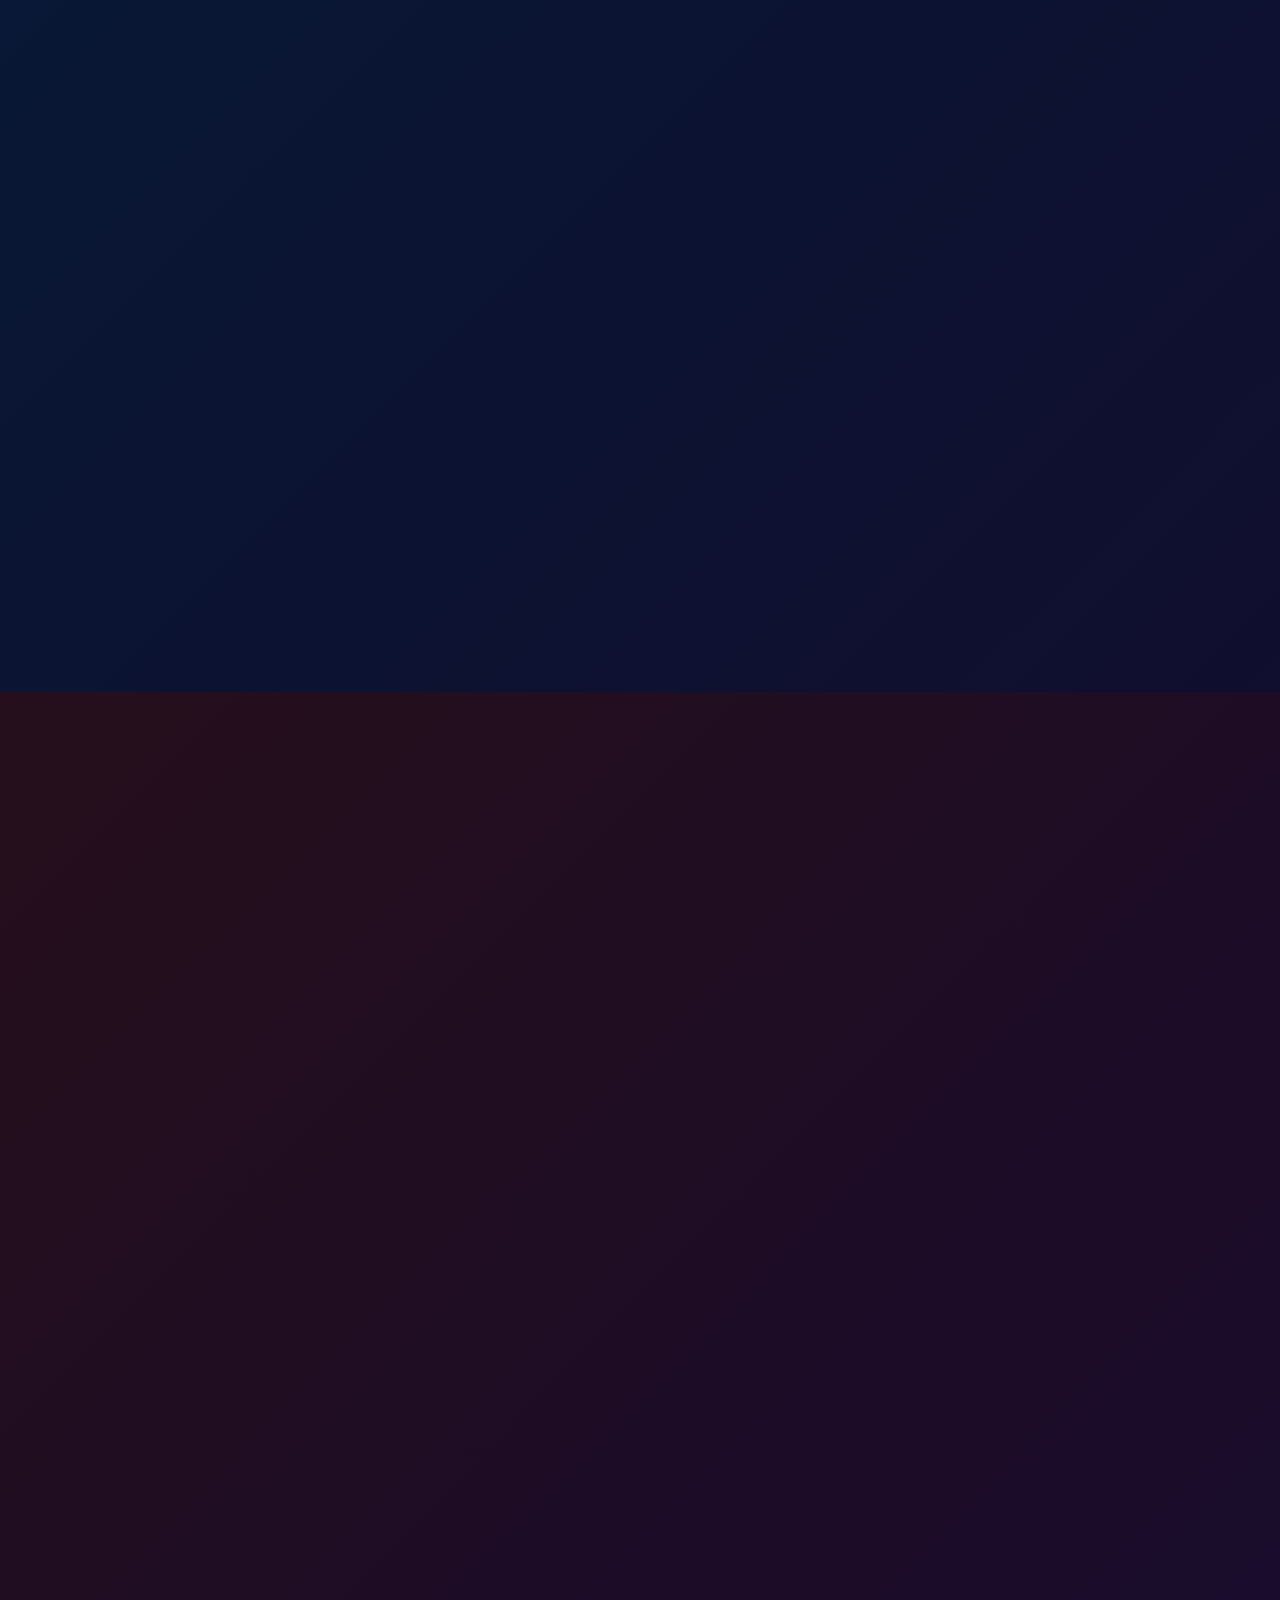
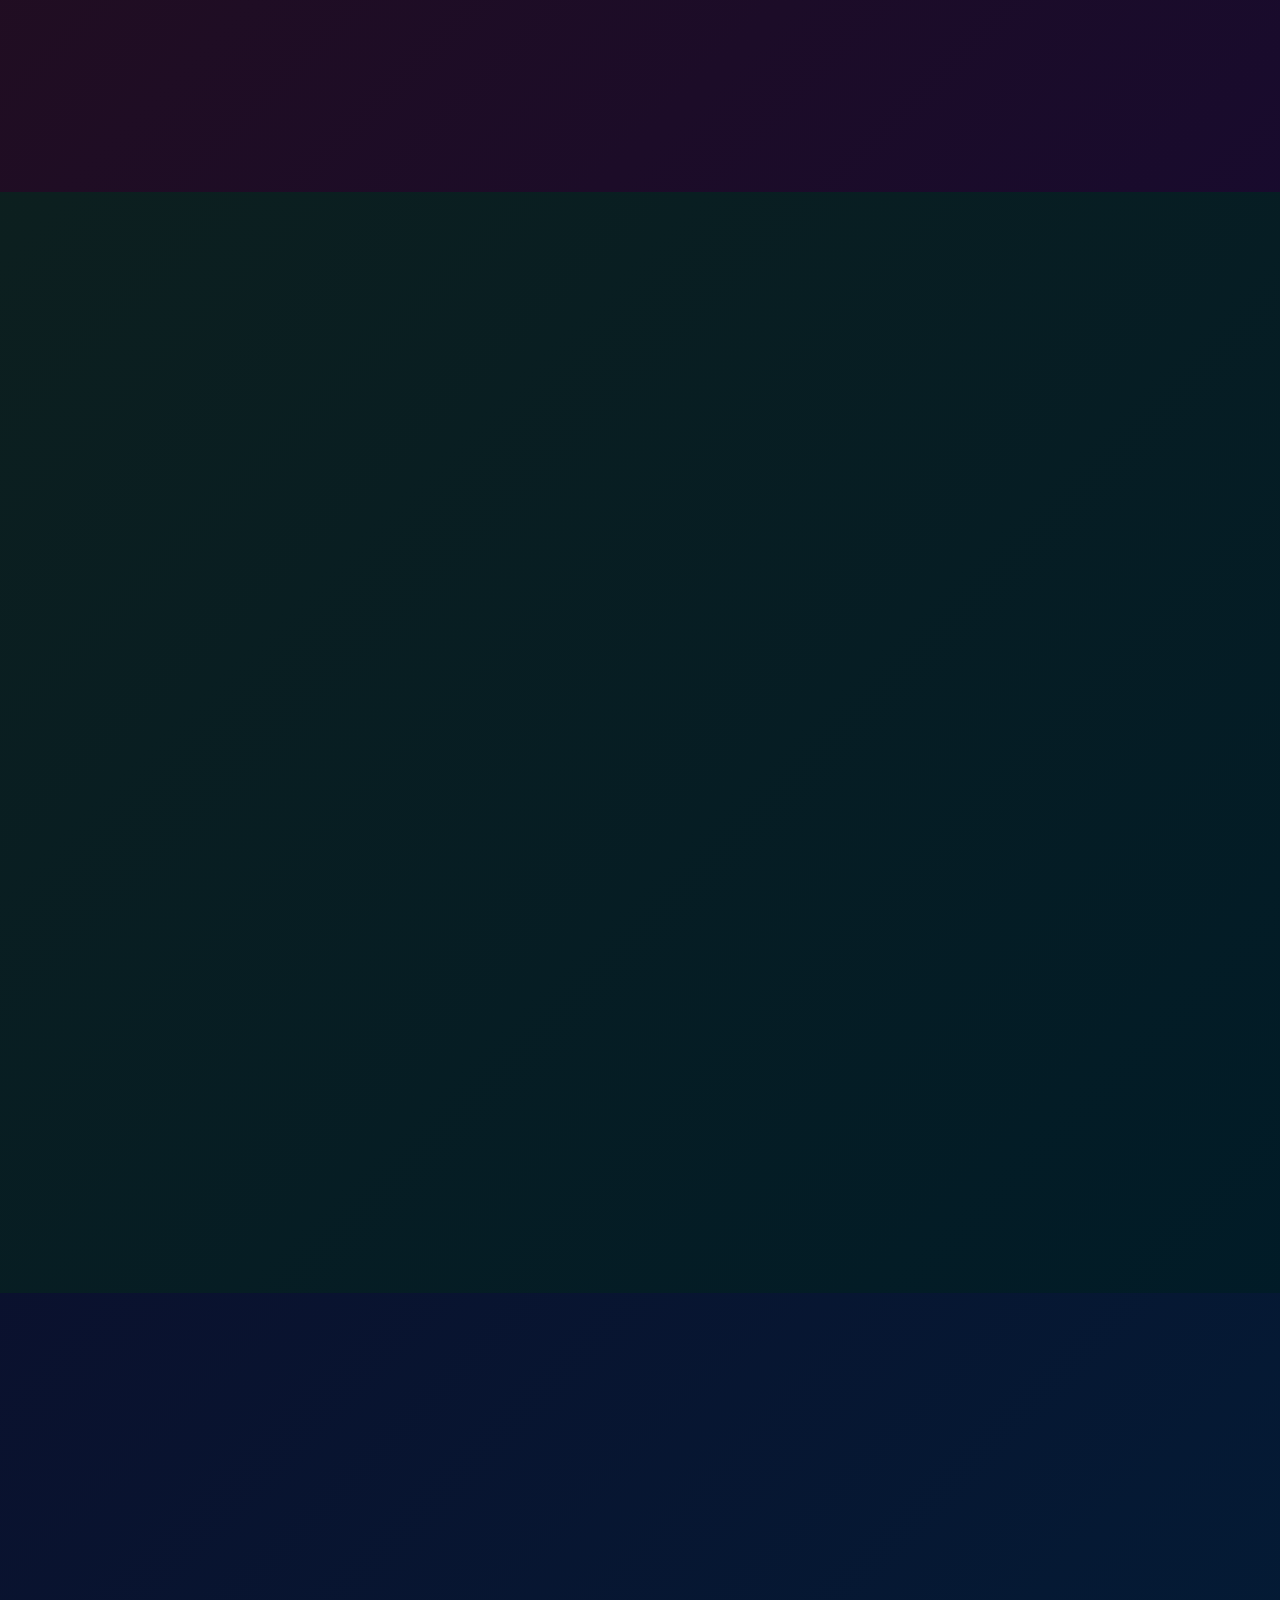
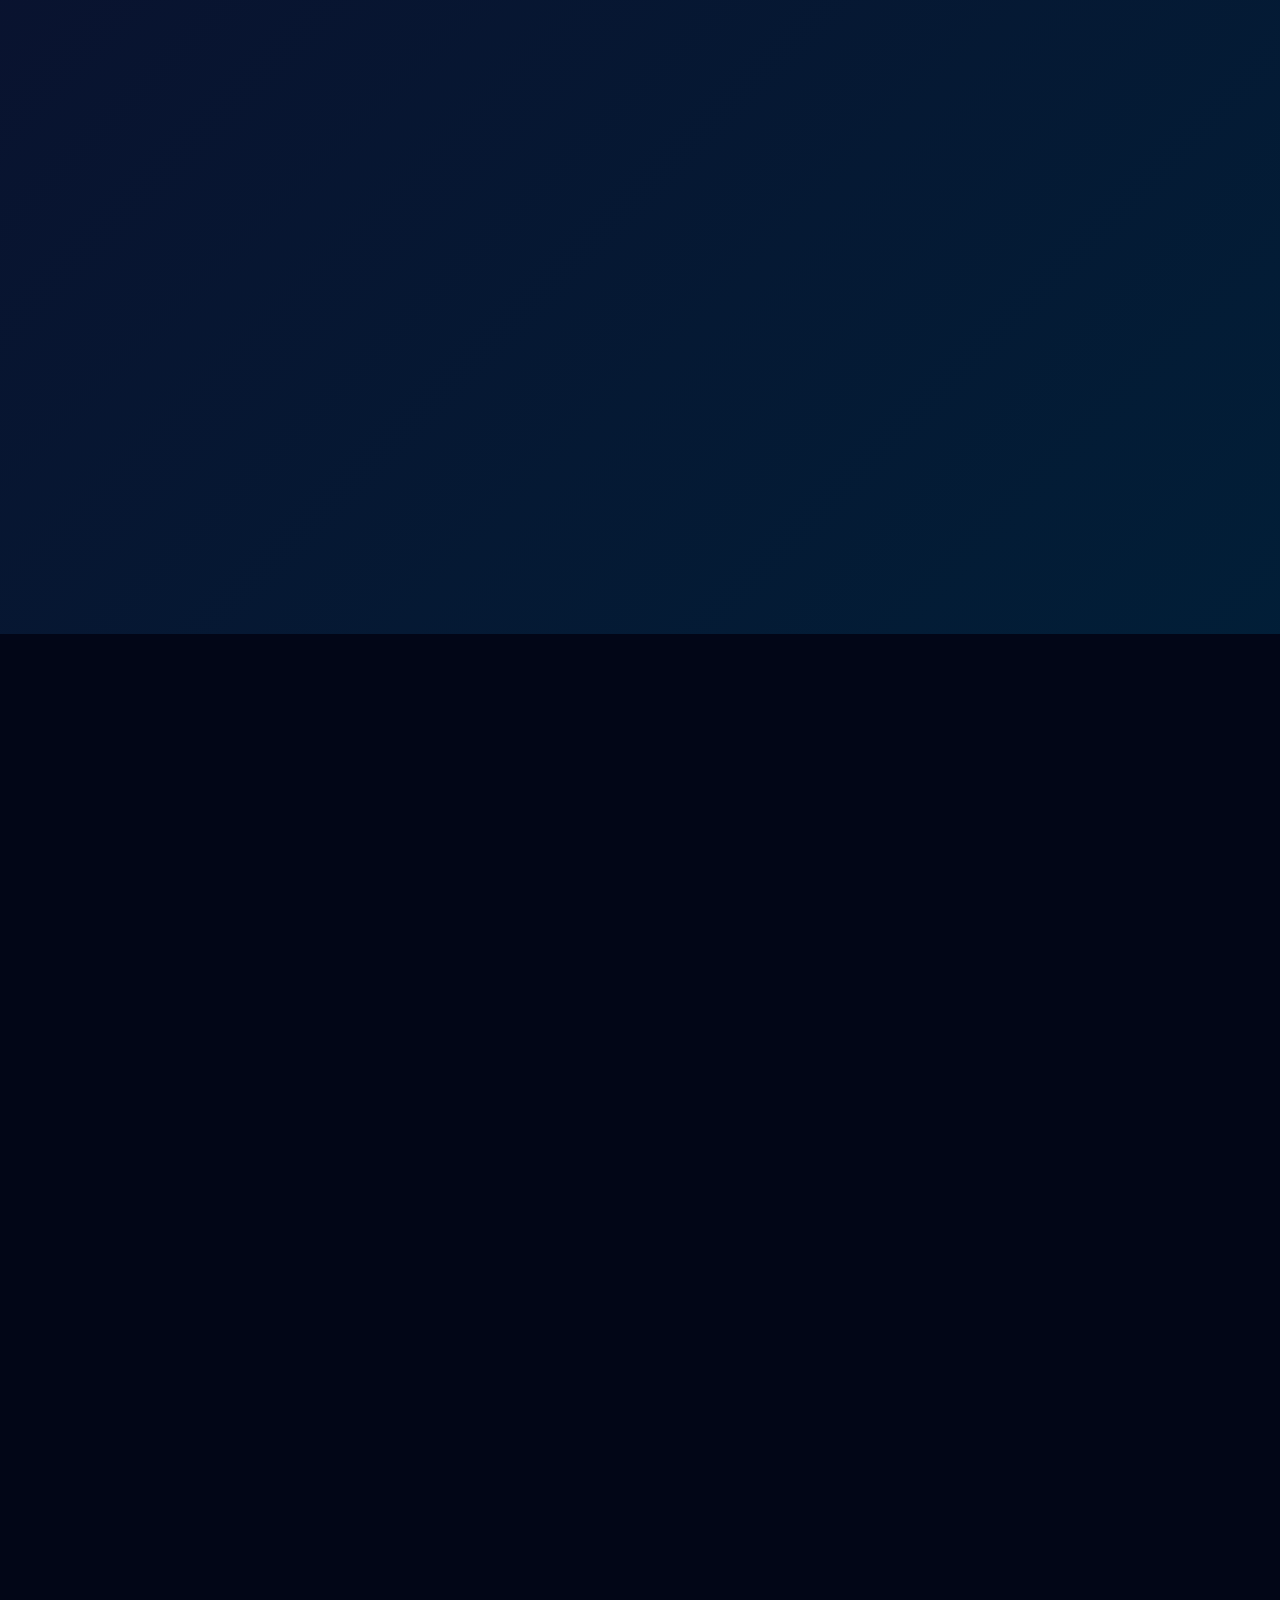
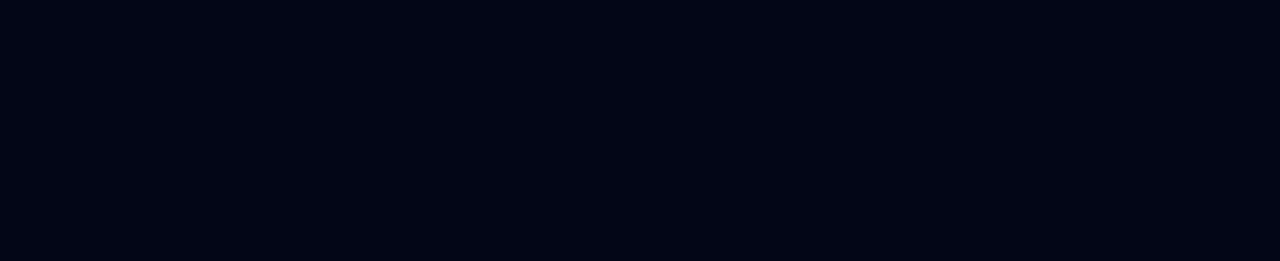
<file: Jornada-De-Aurelito.html>
<!DOCTYPE html>
<html lang="pt-BR">
<head>
    <meta charset="UTF-8">
    <meta name="viewport" content="width=device-width, initial-scale=1.0">
    <title>A Jornada Cósmica de Aurelito: O Escudo Mágico da Terra</title>
    <link rel="preconnect" href="https://fonts.googleapis.com">
    <link rel="preconnect" href="https://fonts.gstatic.com" crossorigin>
    <link href="https://fonts.googleapis.com/css2?family=Poppins:wght@300;400;600;700&family=Space+Mono&display=swap" rel="stylesheet">
    <style>
        /* ==========================================
           VARIABLES & RESET
           ========================================== */
        :root {
            --primary-color: #6366f1; /* Roxo/Azul (Aurelito) */
            --secondary-color: #8b5cf6;
            --accent-color: #ec4899; /* Rosa (Luna/Terra) */
            --solar-yellow: #fbbf24;
            --solar-orange: #f97316;
            --solar-red: #ef4444;
            --bg-dark: #0f172a;
            --bg-darker: #020617;
            --text-light: #f1f5f9;
            --text-gray: #94a3b8;
            --card-bg: rgba(30, 41, 59, 0.8);
            --gradient-solar: linear-gradient(135deg, #fbbf24 0%, #f97316 50%, #ef4444 100%);
            --gradient-space: linear-gradient(135deg, #667eea 0%, #764ba2 100%);
            --gradient-mystical: linear-gradient(135deg, #4facfe 0%, #00f2fe 100%);
        }

        * {
            margin: 0;
            padding: 0;
            box-sizing: border-box;
        }

        body {
            font-family: 'Poppins', sans-serif;
            background: var(--bg-darker);
            color: var(--text-light);
            overflow-x: hidden;
            line-height: 1.6;
        }

        html {
            scroll-behavior: smooth;
        }

        /* ==========================================
           PROGRESS BAR
           ========================================== */
        .progress-container {
            position: fixed;
            top: 0;
            left: 0;
            width: 100%;
            height: 4px;
            background: rgba(0, 0, 0, 0.2);
            z-index: 1000;
        }

        .progress-bar {
            height: 100%;
            background: var(--gradient-solar);
            width: 0%;
            transition: width 0.3s ease;
        }

        /* ==========================================
           CANVAS BACKGROUND (STARS & PARTICLES)
           ========================================== */
        #stars-canvas {
            position: fixed;
            top: 0;
            left: 0;
            width: 100%;
            height: 100%;
            z-index: -1;
            background: radial-gradient(ellipse at bottom, #1b2735 0%, #090a0f 100%);
        }

        /* ==========================================
           CHAPTER BACKGROUNDS (AURORA COLORS)
           ========================================== */
        .chapter {
            min-height: 100vh;
            padding: 80px 20px;
            position: relative;
            display: flex;
            flex-direction: column;
            justify-content: center;
            align-items: center;
        }

        .chapter-1 { 
            background: linear-gradient(135deg, rgba(255, 193, 7, 0.15) 0%, rgba(255, 87, 34, 0.15) 100%); 
        } /* Amarelo/Laranja Solar */
        .chapter-2 { 
            background: linear-gradient(135deg, rgba(33, 150, 243, 0.15) 0%, rgba(103, 58, 183, 0.15) 100%); 
        } /* Roxo/Azul do Espaço */
        .chapter-3 { 
            background: linear-gradient(135deg, rgba(244, 67, 54, 0.15) 0%, rgba(156, 39, 176, 0.15) 100%); 
        } /* Roxo/Magenta (Escudo) */
        .chapter-4 { 
            background: linear-gradient(135deg, rgba(76, 175, 80, 0.15) 0%, rgba(0, 150, 136, 0.15) 100%); 
        } /* Verde/Ciano (Polo) */
        .chapter-5 { 
            background: linear-gradient(135deg, rgba(63, 81, 181, 0.15) 0%, rgba(3, 169, 244, 0.15) 100%); 
        } /* Azul Marinho/Azul Claro (Conclusão) */

        /* ==========================================
           DIALOGUE SYSTEM
           ========================================== */
        .dialogue-container {
            max-width: 1200px;
            width: 100%;
            margin: 0 auto;
            padding: 40px 20px;
        }

        .dialogue {
            display: flex;
            align-items: flex-end;
            margin: 40px 0;
            opacity: 0;
            transform: translateY(30px);
            /* Transição Elástica: 0.7s com cubic-bezier elástico */
            transition: all 0.7s cubic-bezier(0.175, 0.885, 0.32, 1.275);
        }

        .dialogue.appear {
            opacity: 1;
            transform: translateY(0);
        }

        .dialogue.left {
            justify-content: flex-start;
        }

        .dialogue.right {
            justify-content: flex-end;
        }

        .dialogue.center {
            justify-content: center;
        }

        .character-avatar {
            width: 120px;
            height: 120px;
            margin: 0 20px;
            flex-shrink: 0;
        }

        .character-avatar img {
            width: 100%;
            height: 100%;
            object-fit: contain;
            filter: drop-shadow(0 10px 20px rgba(0, 0, 0, 0.3));
            animation: float 3s ease-in-out infinite;
        }

        @keyframes float {
            0%, 100% { transform: translateY(0px); }
            50% { transform: translateY(-12px); }
        }

        .speech-bubble {
            max-width: 70%; /* 70% de largura */
            padding: 25px 30px;
            border-radius: 25px;
            position: relative;
            box-shadow: 0 15px 35px rgba(0, 0, 0, 0.2);
            backdrop-filter: blur(10px);
        }

        /* Aurelito (Esquerda) */
        .dialogue.left .speech-bubble {
            background: linear-gradient(135deg, rgba(99, 102, 241, 0.9), rgba(139, 92, 246, 0.9));
            margin-left: 0;
        }

        /* Luna/Narrador (Direita) */
        .dialogue.right .speech-bubble {
            background: linear-gradient(135deg, rgba(236, 72, 153, 0.9), rgba(139, 92, 246, 0.9));
            margin-right: 0;
        }

        .dialogue.center .speech-bubble {
            background: var(--gradient-solar);
            text-align: center;
            margin: 0 auto;
        }
        
        /* Setas */
/*         .speech-bubble::before {
            content: '';
            position: absolute;
            width: 0;
            height: 0;
            bottom: -10px;
        }

        .dialogue.left .speech-bubble::before {
            left: 30px;
            border-left: 15px solid transparent;
            border-right: 15px solid transparent;
            border-top: 15px solid rgba(99, 102, 241, 0.9);
        }

        .dialogue.right .speech-bubble::before {
            right: 30px;
            border-left: 15px solid transparent;
            border-right: 15px solid transparent;
            border-top: 15px solid rgba(236, 72, 153, 0.9);
        }

        .speech-text {
            font-size: 1.2rem;
            line-height: 1.6;
            color: white;
            margin: 0;
        }

        .speech-text strong {
            color: #fbbf24;
            text-shadow: 0 0 10px rgba(251, 191, 36, 0.5);
        }

        .speech-text em {
            color: #a3e635;
            font-style: normal;
            text-shadow: 0 0 10px rgba(163, 230, 53, 0.5);
        }
 */
        /* ==========================================
           CHAPTER TITLES
           ========================================== */
        .chapter-title {
            font-size: 3.5rem;
            font-weight: 700;
            text-align: center;
            margin-bottom: 60px;
            background: var(--gradient-solar);
            -webkit-background-clip: text;
            -webkit-text-fill-color: transparent;
            background-clip: text;
            opacity: 0;
            transform: translateY(-30px);
            transition: all 0.7s cubic-bezier(0.175, 0.885, 0.32, 1.275);
            text-shadow: 0 0 30px rgba(251, 191, 36, 0.3);
        }

        .chapter-title.appear {
            opacity: 1;
            transform: translateY(0);
        }

        /* ==========================================
           HOLOGRAM EFFECT (Terra e Sol)
           ========================================== */
        .hologram-container {
            position: relative;
            width: 350px;
            height: 350px;
            margin: 50px auto;
            opacity: 0;
            transform: scale(0.8);
            transition: all 0.7s cubic-bezier(0.175, 0.885, 0.32, 1.275);
        }

        .hologram-container.appear {
            opacity: 1;
            transform: scale(1);
        }

        .hologram {
            width: 100%;
            height: 100%;
            border-radius: 50%;
            background: var(--gradient-solar);
            position: relative;
            box-shadow: 
                0 0 60px rgba(251, 191, 36, 0.7),
                inset 0 0 60px rgba(239, 68, 68, 0.4);
            animation: hologramPulse 4s ease-in-out infinite;
        }

        @keyframes hologramPulse {
            0%, 100% {
                box-shadow: 
                    0 0 60px rgba(251, 191, 36, 0.7),
                    inset 0 0 60px rgba(239, 68, 68, 0.4);
                transform: scale(1);
            }
            50% {
                box-shadow: 
                    0 0 100px rgba(251, 191, 36, 0.9),
                    inset 0 0 100px rgba(239, 68, 68, 0.6);
                transform: scale(1.05);
            }
        }

        .hologram::before {
            content: '☀️';
            position: absolute;
            top: 50%;
            left: 50%;
            transform: translate(-50%, -50%);
            font-size: 5rem;
            animation: rotate 15s linear infinite;
        }

        @keyframes rotate {
            from { transform: translate(-50%, -50%) rotate(0deg); }
            to { transform: translate(-50%, -50%) rotate(360deg); }
        }

        .sunspots {
            position: absolute;
            background: rgba(0, 0, 0, 0.7);
            border-radius: 50%;
            animation: spotMove 10s ease-in-out infinite;
        }

        .sunspot-1 { 
            width: 25px; 
            height: 25px; 
            top: 25%; 
            left: 20%; 
            animation-delay: 0s; 
        }
        .sunspot-2 { 
            width: 18px; 
            height: 18px; 
            top: 65%; 
            right: 25%; 
            animation-delay: 3s; 
        }
        .sunspot-3 { 
            width: 22px; 
            height: 22px; 
            bottom: 30%; 
            left: 45%; 
            animation-delay: 6s; 
        }

        @keyframes spotMove {
            0%, 100% { 
                opacity: 0.7; 
                transform: scale(1); 
            }
            50% { 
                opacity: 1; 
                transform: scale(1.3); 
            }
        }

        /* ==========================================
           QUIZ SYSTEM
           ========================================== */
        .quiz-container {
            max-width: 900px;
            margin: 80px auto;
            padding: 50px;
            background: var(--card-bg);
            border-radius: 25px;
            backdrop-filter: blur(15px);
            border: 1px solid rgba(255, 255, 255, 0.1);
            opacity: 0;
            transform: translateY(30px);
            transition: all 0.7s cubic-bezier(0.175, 0.885, 0.32, 1.275);
            box-shadow: 0 20px 40px rgba(0, 0, 0, 0.3);
        }

        .quiz-container.appear {
            opacity: 1;
            transform: translateY(0);
        }

        .quiz-header {
            text-align: center;
            margin-bottom: 50px;
        }

        .quiz-title {
            font-size: 3rem;
            background: var(--gradient-solar);
            -webkit-background-clip: text;
            -webkit-text-fill-color: transparent;
            background-clip: text;
            margin-bottom: 15px;
        }

        .quiz-score {
            font-size: 1.3rem;
            color: var(--text-gray);
        }

        .question {
            margin-bottom: 50px;
            display: none;
        }

        .question.active {
            display: block;
            animation: questionAppear 0.5s ease forwards;
        }

        @keyframes questionAppear {
            from { opacity: 0; transform: translateX(30px); }
            to { opacity: 1; transform: translateX(0); }
        }

        .question-text {
            font-size: 1.4rem;
            margin-bottom: 30px;
            color: var(--text-light);
            font-weight: 600;
        }

        .options {
            display: grid;
            gap: 20px;
        }

        .option {
            padding: 20px 25px;
            background: rgba(255, 255, 255, 0.05);
            border: 2px solid transparent;
            border-radius: 15px;
            cursor: pointer;
            transition: all 0.3s ease;
            display: flex;
            align-items: center;
            font-size: 1.1rem;
            position: relative;
        }

        .option:hover {
            background: rgba(255, 255, 255, 0.1);
            transform: translateX(15px);
            box-shadow: 0 5px 15px rgba(0, 0, 0, 0.2);
        }

        .option.selected {
            border-color: var(--primary-color);
            background: rgba(99, 102, 241, 0.2);
        }

        .option.correct {
            border-color: #22c55e;
            background: rgba(34, 197, 94, 0.2);
        }

        .option.incorrect {
            border-color: #ef4444;
            background: rgba(239, 68, 68, 0.2);
        }

        .explanation {
            margin-top: 30px;
            padding: 20px;
            background: rgba(255, 255, 255, 0.05);
            border-radius: 15px;
            border-left: 4px solid var(--solar-orange);
        }

        .quiz-buttons {
            display: flex;
            justify-content: space-between;
            margin-top: 40px;
            flex-wrap: wrap;
            gap: 15px;
        }

        .btn {
            padding: 15px 35px;
            border: none;
            border-radius: 30px;
            font-size: 1.1rem;
            font-weight: 600;
            cursor: pointer;
            transition: all 0.3s ease;
            text-decoration: none;
            display: inline-block;
        }

        .btn-primary {
            background: var(--gradient-solar);
            color: white;
        }

        .btn-secondary {
            background: rgba(255, 255, 255, 0.1);
            color: var(--text-light);
            border: 1px solid rgba(255, 255, 255, 0.2);
        }

        .btn:hover {
            transform: translateY(-3px);
            box-shadow: 0 15px 30px rgba(0, 0, 0, 0.3);
        }

        .btn:disabled {
            opacity: 0.5;
            cursor: not-allowed;
            transform: none;
        }

        /* ==========================================
           CONFETTI ANIMATION
           ========================================== */
        .confetti {
            position: fixed;
            width: 12px;
            height: 12px;
            background: var(--solar-yellow);
            animation: confettiFall 4s linear infinite;
            z-index: 1000;
        }

        @keyframes confettiFall {
            0% {
                transform: translateY(-100vh) rotate(0deg);
                opacity: 1;
            }
            100% {
                transform: translateY(100vh) rotate(720deg);
                opacity: 0;
            }
        }

        /* ==========================================
           NAVIGATION
           ========================================== */
        .fixed-nav {
            position: fixed;
            bottom: 25px;
            left: 50%;
            transform: translateX(-50%);
            background: var(--card-bg);
            backdrop-filter: blur(15px);
            border-radius: 50px;
            padding: 20px 35px;
            display: flex;
            gap: 25px;
            z-index: 999;
            border: 1px solid rgba(255, 255, 255, 0.1);
            box-shadow: 0 10px 30px rgba(0, 0, 0, 0.3);
        }

        .nav-btn {
            padding: 12px 25px;
            border: none;
            border-radius: 30px;
            background: rgba(255, 255, 255, 0.1);
            color: var(--text-light);
            cursor: pointer;
            transition: all 0.3s ease;
            font-size: 1rem;
            font-weight: 500;
        }

        .nav-btn:hover, .nav-btn.active {
            background: var(--primary-color);
            transform: translateY(-3px);
            box-shadow: 0 8px 20px rgba(99, 102, 241, 0.4);
        }

        /* ==========================================
           RESPONSIVE DESIGN
           ========================================== */
        @media (max-width: 768px) {
            .chapter {
                padding: 60px 15px;
            }

            .chapter-title {
                font-size: 2.5rem;
                margin-bottom: 40px;
            }

            .dialogue {
                flex-direction: column;
                align-items: center;
                margin: 30px 0;
            }

            .dialogue.left, .dialogue.right {
                flex-direction: column;
            }

            .character-avatar {
                margin: 0 0 20px 0;
                width: 100px;
                height: 100px;
            }

            .speech-bubble {
                max-width: 90%;
                margin: 0;
                padding: 20px 25px;
            }

            .speech-bubble::before {
                display: none;
            }

            .speech-text {
                font-size: 1.1rem;
            }

            .hologram-container {
                width: 280px;
                height: 280px;
                margin: 40px auto;
            }

            .hologram::before {
                font-size: 4rem;
            }

            .quiz-container {
                margin: 60px 15px;
                padding: 35px 25px;
            }

            .quiz-title {
                font-size: 2.2rem;
            }

            .question-text {
                font-size: 1.2rem;
            }

            .fixed-nav {
                flex-wrap: wrap;
                bottom: 15px;
                padding: 15px 25px;
                gap: 15px;
            }

            .nav-btn {
                padding: 10px 20px;
                font-size: 0.9rem;
            }

            .quiz-buttons {
                flex-direction: column;
                align-items: center;
            }

            .btn {
                width: 100%;
                max-width: 250px;
            }
        }

        @media (max-width: 480px) {
            .chapter {
                padding: 50px 10px;
            }

            .chapter-title {
                font-size: 2rem;
            }

            .speech-text {
                font-size: 1rem;
            }

            .hologram-container {
                width: 220px;
                height: 220px;
            }

            .hologram::before {
                font-size: 3.5rem;
            }

            .quiz-title {
                font-size: 1.8rem;
            }

            .question-text {
                font-size: 1.1rem;
            }

            .option {
                padding: 15px 20px;
                font-size: 1rem;
            }
        }
    </style>
</head>
<body>
    <div class="progress-container">
        <div class="progress-bar" id="progressBar"></div>
    </div>

    <canvas id="stars-canvas"></canvas>

    <section class="chapter chapter-1" id="chapter-1">
        <div class="dialogue-container">
            <h1 class="chapter-title">💥 O Grande Espirro Solar</h1>
            
            <div class="dialogue center">
                <div class="speech-bubble">
                    <p class="speech-text">O Senhor Sol estava muito animado e soltou um "grande espirro" de luz! ✨</p>
                </div>
            </div>

            <div class="dialogue left">
                <div class="character-avatar">
                    <img src="./Images/GuideCharacter/Aurelito-2HandsExplanation.png" alt="Aurelito recém-nascido">
                </div>
                <div class="speech-bubble">
                    <p class="speech-text">- Aurelito: "Puf! Eu nasci! Eu sou uma nuvem de partículas de energia super carregadas! Que viagem!"</p>
                </div>
            </div>

            <div class="dialogue right">
                <div class="character-avatar">
                    <img src="./Images/GuideCharacter/Senhor_Sol.png" alt="Senhor Sol">
                </div>
                <div class="speech-bubble">
                    <p class="speech-text">- Senhor Sol: "Seu destino é épico, Aurelito! O Planeta Azul, a Terra, a 150 milhões de quilômetros de distância!" 🌎</p>
                </div>
            </div>

            <div class="dialogue center">
                <div class="speech-bubble">
                    <p class="speech-text">Missão: Conhecer o lindo Planeta Azul! 🚀</p>
                </div>
            </div>
        </div>
    </section>

    <section class="chapter chapter-2" id="chapter-2">
        <div class="dialogue-container">
            <h2 class="chapter-title">💨 A Longa Viagem no Vento Solar</h2>
            
            <div class="dialogue center">
                <div class="speech-bubble">
                    <p class="speech-text">150 milhões de quilômetros! Aurelito viaja mais rápido que qualquer foguete! 🔭</p>
                </div>
            </div>

            <div class="dialogue left">
                <div class="character-avatar">
                    <img src="./Images/GuideCharacter/Aurelito-DoubtFace.png" alt="Aurelito curioso">
                </div>
                <div class="speech-bubble">
                    <p class="speech-text">- Aurelito: "O espaço é escuro, mas estou voando muito rápido! O que me empurra?"</p>
                </div>
            </div>

            <div class="dialogue right">
                <div class="character-avatar">
                    <img src="./Images/GuideCharacter/Senhor_Sol.png" alt="Senhor Sol explicando">
                </div>
                <div class="speech-bubble">
                    <p class="speech-text">- Senhor Sol: "É o <strong>Vento Solar</strong>, Aurelito! Aquele sopro constante do Sol que te leva cada vez mais rápido em direção à Terra!" 🌬️</p>
                </div>
            </div>

            <div class="hologram-container">
                <div class="hologram">
                    <div class="sunspots sunspot-1"></div>
                    <div class="sunspots sunspot-2"></div>
                    <div class="sunspots sunspot-3"></div>
                </div>
            </div>

            <div class="dialogue center">
                <div class="speech-bubble">
                    <p class="speech-text">O planeta Terra surge no horizonte como uma joia preciosa. 💎</p>
                </div>
            </div>
        </div>
    </section>

    <section class="chapter chapter-3" id="chapter-3">
        <div class="dialogue-container">
            <h2 class="chapter-title">🛡️ O Encontro com o Escudo Mágico</h2>
            
            <div class="dialogue center">
                <div class="speech-bubble">
                    <p class="speech-text">A Terra tem uma defesa especial contra partículas carregadas! 🚨</p>
                </div>
            </div>

            <div class="dialogue left">
                <div class="character-avatar">
                    <img src="./Images/GuideCharacter/Aurelito-DoubtFace.png" alt="Aurelito confuso">
                </div>
                <div class="speech-bubble">
                    <p class="speech-text">- Aurelito: "Ei! Uma força invisível está me desviando! Estou sendo puxado para os lados! Onde você vai?!" 😵‍💫</p>
                </div>
            </div>

            <div class="dialogue right">
                <div class="character-avatar">
                    <img src="./Images/GuideCharacter/Senhor_Sol.png" alt="Senhor Sol explicando">
                </div>
                <div class="speech-bubble">
                    <p class="speech-text">- Senhor Sol: "Essa é a proteção da Terra, Aurelito! O <strong>Escudo Magnético</strong>! Ele desvia a maioria das partículas de alta energia como você!" ✋</p>
                </div>
            </div>

            <div class="dialogue left">
                <div class="character-avatar">
                    <img src="./Images/GuideCharacter/Aurelito-2HandsExplanation.png" alt="Aurelito determinado">
                </div>
                <div class="speech-bubble">
                    <p class="speech-text">- Aurelito: "Eu não vou desistir! Minhas bolinhas de energia vão dar um 'oi' para a Terra!"</p>
                </div>
            </div>
            
            <div class="dialogue center">
                <div class="speech-bubble">
                    <p class="speech-text">Existe uma "porta" de entrada lá no topo do planeta! 🤫</p>
                </div>
            </div>
        </div>
    </section>

    <section class="chapter chapter-4" id="chapter-4">
        <div class="dialogue-container">
            <h2 class="chapter-title">🌈 A Surpresa no Polo: Aurora Boreal</h2>
            
            <div class="dialogue center">
                <div class="speech-bubble">
                    <p class="speech-text">Aurelito descobre o segredo do Escudo Magnético... Os Polos! 🌍</p>
                </div>
            </div>

            <div class="dialogue left">
                <div class="character-avatar">
                    <img src="./Images/GuideCharacter/Aurelito-left-png.png" alt="Aurelito entrando">
                </div>
                <div class="speech-bubble">
                    <p class="speech-text">- Aurelito: "Plim! Consegui! Algumas das minhas bolinhas de energia entraram pela porta no Polo Norte!" 🥳</p>
                </div>
            </div>

            <div class="dialogue right">
                <div class="character-avatar">
                    <img src="./Images/GuideCharacter/Senhor_Sol.png" alt="Senhor Sol maravilhado">
                </div>
                <div class="speech-bubble">
                    <p class="speech-text">- Senhor Sol: "Quando suas bolinhas de energia batem no ar da Terra, o ar fica tão animado que começa a BRILHAR!" 💚💖💙</p>
                </div>
            </div>

            <div class="dialogue left">
                <div class="character-avatar">
                    <img src="./Images/GuideCharacter/Aurelito-2HandsExplanation.png" alt="Aurelito orgulhoso">
                </div>
                <div class="speech-bubble">
                    <p class="speech-text">- Aurelito: "Que lindo! Deixei um presente maravilhoso de luz e cor para o planeta!"</p>
                </div>
            </div>

            <div class="dialogue center">
                <div class="speech-bubble">
                    <p class="speech-text">O espetáculo de luzes é chamado de **Aurora Boreal**! 🎆</p>
                </div>
            </div>
        </div>
    </section>

    <section class="chapter chapter-5" id="chapter-5">
        <div class="dialogue-container">
            <h2 class="chapter-title">🎓 O Presente Inesquecível</h2>
            
            <div class="dialogue center">
                <div class="speech-bubble">
                    <p class="speech-text">"MISSÃO CUMPRIDA:" Aurora Boreal Criada ✅</p>
                </div>
            </div>

            <div class="dialogue left">
                <div class="character-avatar">
                    <img src="./Images/GuideCharacter/Aurelito-DoubtFace.png" alt="Aurelito reflexivo">
                </div>
                <div class="speech-bubble">
                    <p class="speech-text">- Aurelito: "Então a Terra me desviou para se proteger, mas me deu um cantinho para criar um show de luzes!"</p>
                </div>
            </div>

            <div class="dialogue right">
                <div class="character-avatar">
                    <img src="./Images/GuideCharacter/Senhor_Sol.png" alt="Senhor Sol sábio">
                </div>
                <div class="speech-bubble">
                    <p class="speech-text">- Senhor Sol: "Exatamente! O super <strong>Escudo Magnético</strong> nos protege e transforma a sua visita energética em um espetáculo inesquecível para todos. Fim da jornada!" 👏</p>
                </div>
            </div>

            <div class="dialogue center">
                <div class="speech-bubble">
                    <p class="speech-text">Agora, descubra se você dominou a jornada de Aurelito! **Quiz Cósmico** à frente! 🧠</p>
                </div>
            </div>
        </div>
    </section>

    <section class="chapter" id="quiz-section">
        <div class="quiz-container">
            <div class="quiz-header">
                <h2 class="quiz-title">🧠 Quiz Cósmico: A Jornada de Aurelito</h2>
                <p class="quiz-score">Nível de Guia Espacial: <span id="score">0</span>/4 ⭐</p>
            </div>

            <div class="question active" id="question-1">
                <h3 class="question-text">1. O que Aurelito representava na história, ao nascer do "grande espirro" do Senhor Sol?</h3>
                <div class="options">
                    <div class="option" data-answer="false">A) Um meteorito de gelo.</div>
                    <div class="option" data-answer="true">B) Uma erupção solar (nuvem de partículas de energia).</div>
                    <div class="option" data-answer="false">C) O Vento Solar em si.</div>
                    <div class="option" data-answer="false">D) Um novo planeta em miniatura.</div>
                </div>
                <div class="explanation" style="display: none;">
                    <strong>🎯 Resposta correta:</strong> Aurelito é a representação de uma **erupção solar** (ou Ejeção de Massa Coronal), feita de partículas super carregadas.
                </div>
            </div>

            <div class="question" id="question-2">
                <h3 class="question-text">2. O que empurrava Aurelito em sua longa viagem de 150 milhões de quilômetros até a Terra?</h3>
                <div class="options">
                    <div class="option" data-answer="false">A) A atração gravitacional da Terra.</div>
                    <div class="option" data-answer="true">B) O Vento Solar.</div>
                    <div class="option" data-answer="false">C) As turbinas de um foguete espacial.</div>
                    <div class="option" data-answer="false">D) Asteroides.</div>
                </div>
                <div class="explanation" style="display: none;">
                    <strong>🎯 Resposta correta:</strong> O **Vento Solar** é o fluxo constante de partículas do Sol que empurra as erupções solares pelo espaço.
                </div>
            </div>

            <div class="question" id="question-3">
                <h3 class="question-text">3. Qual a defesa invisível da Terra que agiu como uma "mão gigante" para desviar a maioria das partículas de Aurelito?</h3>
                <div class="options">
                    <div class="option" data-answer="false">A) A atmosfera (ar).</div>
                    <div class="option" data-answer="false">B) A camada de Ozônio.</div>
                    <div class="option" data-answer="true">C) O Escudo Magnético (Campo Magnético).</div>
                    <div class="option" data-answer="false">D) A gravidade.</div>
                </div>
                <div class="explanation" style="display: none;">
                    <strong>🎯 Resposta correta:</strong> O **Escudo Magnético** (ou Magnetosfera) desvia a maior parte das partículas carregadas, protegendo o planeta.
                </div>
            </div>

            <div class="question" id="question-4">
                <h3 class="question-text">4. Qual é o nome do espetáculo de luzes criado quando as partículas de Aurelito conseguiram entrar pelas "portas" no Polo Norte?</h3>
                <div class="options">
                    <div class="option" data-answer="true">A) Aurora Boreal.</div>
                    <div class="option" data-answer="false">B) Eclipse Solar.</div>
                    <div class="option" data-answer="false">C) Chuva de Meteoros.</div>
                    <div class="option" data-answer="false">D) Refração de Luz.</div>
                </div>
                <div class="explanation" style="display: none;">
                    <strong>🎯 Resposta correta:</strong> O show de luzes coloridas é conhecido como **Aurora Boreal** (ou Aurora Austral no Polo Sul).
                </div>
            </div>
            
            <div class="quiz-buttons">
                <button class="btn btn-secondary" id="skipQuiz" onclick="goToChapter(5)">Pular Quiz 🚀</button>
                <button class="btn btn-primary" id="nextQuestion" disabled>Próxima Pergunta ➡️</button>
                <button class="btn btn-primary" id="finishQuiz" style="display: none;">Finalizar Aventura 🏆</button>
            </div>
        </div>
    </section>

    <nav class="fixed-nav">
        <button class="nav-btn active" onclick="goToChapter(1)">🌟 Início</button>
        <button class="nav-btn" onclick="goToChapter(2)">💨 Viagem</button>
        <button class="nav-btn" onclick="goToChapter(3)">🛡️ Escudo</button>
        <button class="nav-btn" onclick="goToChapter(4)">🌈 Polo</button>
        <button class="nav-btn" onclick="goToChapter(5)">🎓 Final</button>
        <button class="nav-btn" onclick="goToQuiz()">🧠 Quiz</button>
    </nav>

    <script>
        // ==========================================
        // STARS ANIMATION SYSTEM
        // ==========================================
        const canvas = document.getElementById('stars-canvas');
        const ctx = canvas.getContext('2d');

        canvas.width = window.innerWidth;
        canvas.height = document.body.scrollHeight;

        const stars = [];
        const meteors = [];
        const numStars = 300;

        for (let i = 0; i < numStars; i++) {
            stars.push({
                x: Math.random() * canvas.width,
                y: Math.random() * canvas.height,
                radius: Math.random() * 2.5,
                velocity: Math.random() * 0.8,
                opacity: Math.random(),
                twinkleSpeed: Math.random() * 0.03 + 0.01
            });
        }

        function createMeteor() {
            meteors.push({
                x: Math.random() * canvas.width,
                y: -10,
                speed: Math.random() * 3 + 2,
                length: Math.random() * 80 + 20,
                opacity: 1
            });
        }

        setInterval(createMeteor, 3000);

        function animateStars() {
            if (canvas.height !== document.body.scrollHeight) {
                canvas.height = document.body.scrollHeight;
            }

            ctx.clearRect(0, 0, canvas.width, canvas.height);
            
            stars.forEach(star => {
                ctx.beginPath();
                ctx.arc(star.x, star.y, star.radius, 0, Math.PI * 2);
                ctx.fillStyle = `rgba(255, 255, 255, ${star.opacity})`;
                ctx.fill();
                
                star.opacity += (Math.random() - 0.5) * star.twinkleSpeed;
                star.opacity = Math.max(0.1, Math.min(1, star.opacity));
            });

            meteors.forEach((meteor, index) => {
                ctx.beginPath();
                ctx.moveTo(meteor.x, meteor.y);
                ctx.lineTo(meteor.x - meteor.length, meteor.y - meteor.length);
                ctx.strokeStyle = `rgba(255, 215, 0, ${meteor.opacity})`;
                ctx.lineWidth = 2;
                ctx.stroke();

                meteor.y += meteor.speed;
                meteor.x += meteor.speed * 0.5;
                meteor.opacity -= 0.01;

                if (meteor.opacity <= 0 || meteor.y > canvas.height) {
                    meteors.splice(index, 1);
                }
            });
            
            requestAnimationFrame(animateStars);
        }

        animateStars();

        window.addEventListener('resize', () => {
            canvas.width = window.innerWidth;
            canvas.height = document.body.scrollHeight;
        });

        // ==========================================
        // SCROLL-TRIGGERED ANIMATIONS SYSTEM
        // ==========================================
        const observerOptions = {
            threshold: 0.15,
            rootMargin: '0px 0px -50px 0px'
        };

        const observer = new IntersectionObserver((entries) => {
            entries.forEach(entry => {
                if (entry.isIntersecting) {
                    const elements = entry.target.querySelectorAll('.dialogue, .chapter-title, .hologram-container, .quiz-container');
                    elements.forEach((element, index) => {
                        setTimeout(() => {
                            element.classList.add('appear');
                        }, index * 350);
                    });
                } else {
                     const elements = entry.target.querySelectorAll('.dialogue, .chapter-title, .hologram-container, .quiz-container');
                     elements.forEach(element => {
                         element.classList.remove('appear');
                     });
                }
            });
        }, observerOptions);

        document.querySelectorAll('.chapter').forEach(chapter => {
            observer.observe(chapter);
        });

        // ==========================================
        // PROGRESS BAR SYSTEM
        // ==========================================
        function updateProgressBar() {
            const scrollTop = window.pageYOffset;
            const docHeight = document.body.scrollHeight - window.innerHeight;
            const scrollPercent = (scrollTop / docHeight) * 100;
            document.getElementById('progressBar').style.width = scrollPercent + '%';
        }

        window.addEventListener('scroll', updateProgressBar);

        // ==========================================
        // NAVIGATION SYSTEM (Funções Globais)
        // ==========================================
        function goToChapter(chapter) {
            document.getElementById(`chapter-${chapter}`).scrollIntoView({
                behavior: 'smooth'
            });
            updateActiveNav(chapter - 1);
        }

        function goToQuiz() {
            document.getElementById('quiz-section').scrollIntoView({
                behavior: 'smooth'
            });
            updateActiveNav(5);
        }

        function updateActiveNav(activeIndex) {
            const navButtons = document.querySelectorAll('.nav-btn');
            navButtons.forEach((btn, index) => {
                btn.classList.toggle('active', index === activeIndex);
            });
        }

        // Auto-update navigation based on scroll position
        const navObserver = new IntersectionObserver((entries) => {
            entries.forEach(entry => {
                if (entry.isIntersecting) {
                    const sectionId = entry.target.id;
                    if (sectionId.startsWith('chapter-')) {
                        const chapterNum = parseInt(sectionId.split('-')[1]) - 1;
                        updateActiveNav(chapterNum);
                    } else if (sectionId === 'quiz-section') {
                        updateActiveNav(5);
                    }
                }
            });
        }, { threshold: 0.6 });

        document.querySelectorAll('.chapter').forEach(chapter => {
            navObserver.observe(chapter);
        });

        // ==========================================
        // INTERACTIVE QUIZ SYSTEM
        // ==========================================
        let currentQuestion = 1;
        let score = 0;
        let selectedAnswers = {};

        const questions = document.querySelectorAll('.question');
        const nextBtn = document.getElementById('nextQuestion');
        const finishBtn = document.getElementById('finishQuiz');
        const skipBtn = document.getElementById('skipQuiz');
        const scoreElement = document.getElementById('score');

        // Add click handlers to all quiz options
        document.querySelectorAll('.option').forEach(option => {
            option.addEventListener('click', function() {
                const questionElement = this.closest('.question');
                const questionId = questionElement.id;
                
                questionElement.querySelectorAll('.option').forEach(opt => {
                    opt.classList.remove('selected');
                });
                
                this.classList.add('selected');
                selectedAnswers[questionId] = this.dataset.answer === 'true';
                
                nextBtn.disabled = false;
            });
        });

        // Next question button handler
        nextBtn.addEventListener('click', () => {
            const currentQuestionElement = document.getElementById(`question-${currentQuestion}`);
            const options = currentQuestionElement.querySelectorAll('.option');
            const explanation = currentQuestionElement.querySelector('.explanation');
            
            options.forEach(option => {
                if (option.dataset.answer === 'true') {
                    option.classList.add('correct');
                } else if (option.classList.contains('selected')) {
                    option.classList.add('incorrect');
                }
                option.style.pointerEvents = 'none';
            });
            
            explanation.style.display = 'block';
            
            if (selectedAnswers[`question-${currentQuestion}`]) {
                score++;
                scoreElement.textContent = score;
                scoreElement.style.transform = 'scale(1.2)';
                setTimeout(() => {
                    scoreElement.style.transform = 'scale(1)';
                }, 300);
            }
            
            setTimeout(() => {
                currentQuestion++;
                
                if (currentQuestion <= 4) {
                    questions.forEach(q => q.classList.remove('active'));
                    document.getElementById(`question-${currentQuestion}`).classList.add('active');
                    nextBtn.disabled = true;
                    document.getElementById('quiz-section').scrollIntoView({ behavior: 'smooth' });
                } else {
                    nextBtn.style.display = 'none';
                    finishBtn.style.display = 'inline-block';
                    finishBtn.click();
                }
            }, 2500);
        });

        // Finish quiz button handler
        finishBtn.addEventListener('click', () => {
            if (score === 4) {
                createSpectacularConfetti();
                setTimeout(() => {
                    alert('🎉🌟 PERFEITO! INCRÍVEL! 🌟🎉\n\nVocê acertou todas as 4 perguntas!\nAurelito está super orgulhoso de você!\nVocê é um verdadeiro especialista em clima espacial! 🚀✨');
                }, 500);
            } else if (score >= 2) {
                createConfetti();
                setTimeout(() => {
                    alert(`🌟 PARABÉNS! 🌟\n\nVocê acertou ${score} de 4 perguntas!\nUm excelente resultado!\nContinue explorando o universo com Aurelito! 🚀`);
                }, 500);
            } else {
                setTimeout(() => {
                    alert(`🌟 BOM TRABALHO! 🌟\n\nVocê acertou ${score} de 4 perguntas!\nCada pergunta é uma nova descoberta!\nQue tal tentar novamente? Aurelito acredita em você! 🚀💪`);
                }, 500);
            }
            finishBtn.disabled = true;
            skipBtn.disabled = true;
        });

        // Skip quiz button handler
        skipBtn.addEventListener('click', () => {
            if (confirm('🤔 Tem certeza que deseja pular o quiz?\n\nVocê pode aprender muito sobre o clima espacial com essas perguntas divertidas!')) {
                goToChapter(5);
                alert('🚀 Tudo bem! Você pode voltar ao quiz quando quiser.\n\nContinue explorando as aventuras cósmicas do Aurelito! ✨');
            }
        });

        // ==========================================
        // CONFETTI ANIMATION SYSTEM
        // ==========================================
        function createConfetti() {
            const colors = ['#fbbf24', '#f97316', '#ef4444', '#8b5cf6', '#06d6a0', '#ec4899'];
            
            for (let i = 0; i < 80; i++) {
                setTimeout(() => {
                    const confetti = document.createElement('div');
                    confetti.className = 'confetti';
                    confetti.style.left = Math.random() * 100 + '%';
                    confetti.style.backgroundColor = colors[Math.floor(Math.random() * colors.length)];
                    confetti.style.animationDelay = Math.random() * 2 + 's';
                    confetti.style.animationDuration = (Math.random() * 2 + 3) + 's';
                    document.body.appendChild(confetti);
                    
                    setTimeout(() => {
                        confetti.remove();
                    }, 4000);
                }, i * 40);
            }
        }

        function createSpectacularConfetti() {
            const colors = ['#fbbf24', '#f97316', '#ef4444', '#8b5cf6', '#06d6a0', '#ec4899', '#22c55e', '#3b82f6'];
            
            for (let i = 0; i < 150; i++) {
                setTimeout(() => {
                    const confetti = document.createElement('div');
                    confetti.className = 'confetti';
                    confetti.style.left = Math.random() * 100 + '%';
                    confetti.style.backgroundColor = colors[Math.floor(Math.random() * colors.length)];
                    confetti.style.animationDelay = Math.random() * 3 + 's';
                    confetti.style.animationDuration = (Math.random() * 3 + 4) + 's';
                    confetti.style.width = (Math.random() * 8 + 8) + 'px';
                    confetti.style.height = (Math.random() * 8 + 8) + 'px';
                    document.body.appendChild(confetti);
                    
                    setTimeout(() => {
                        confetti.remove();
                    }, 6000);
                }, i * 25);
            }
        }

        // ==========================================
        // AUTO-START ANIMATIONS
        // ==========================================
        document.addEventListener('DOMContentLoaded', () => {
            // Start first chapter animations after a brief delay
            setTimeout(() => {
                const firstChapter = document.getElementById('chapter-1');
                const elements = firstChapter.querySelectorAll('.dialogue, .chapter-title');
                elements.forEach((element, index) => {
                    setTimeout(() => {
                        element.classList.add('appear');
                    }, index * 350); // Sequential animation with 350ms delay
                });
            }, 800);
        });

        // ==========================================
        // KEYBOARD NAVIGATION
        // ==========================================
        document.addEventListener('keydown', (e) => {
            if (e.key === 'ArrowDown' || e.key === ' ') {
                e.preventDefault();
                window.scrollBy(0, window.innerHeight * 0.8);
            } else if (e.key === 'ArrowUp') {
                e.preventDefault();
                window.scrollBy(0, -window.innerHeight * 0.8);
            }
        });
    </script>
</body>
</html>
</file>
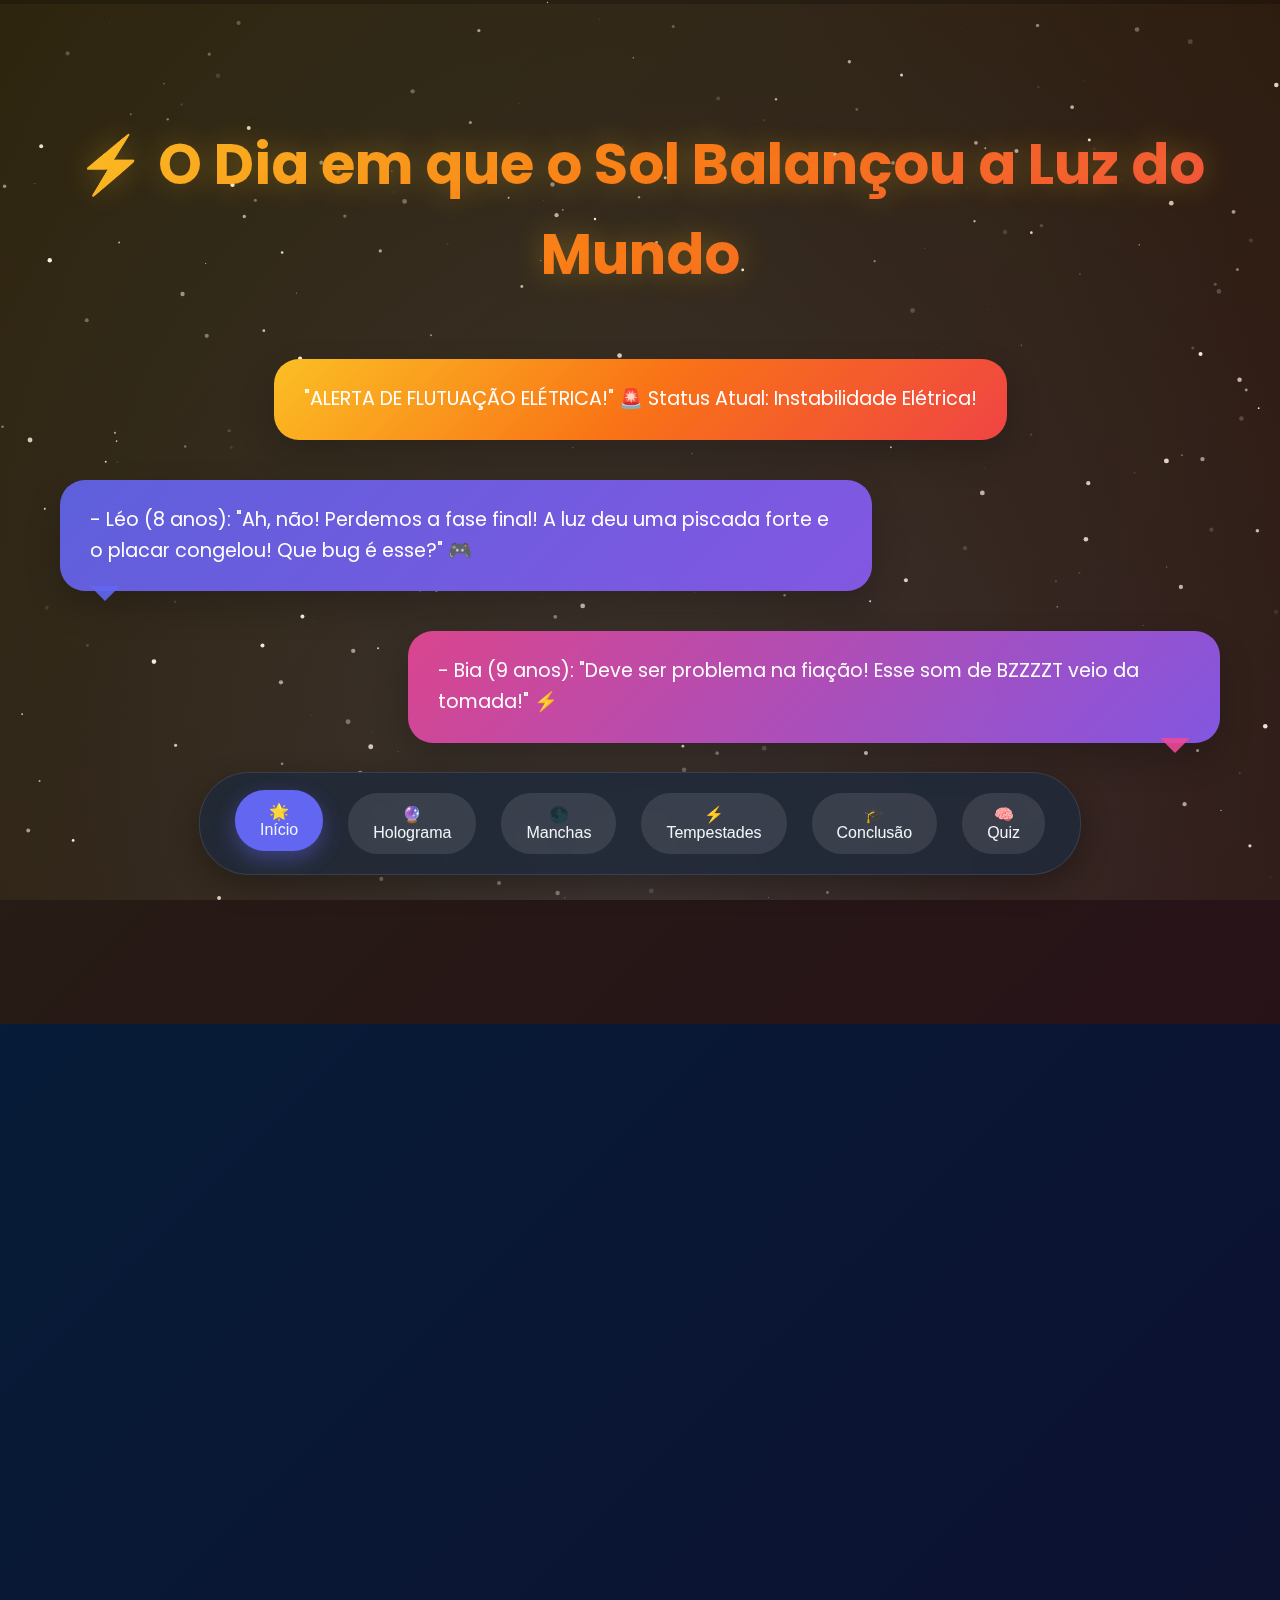
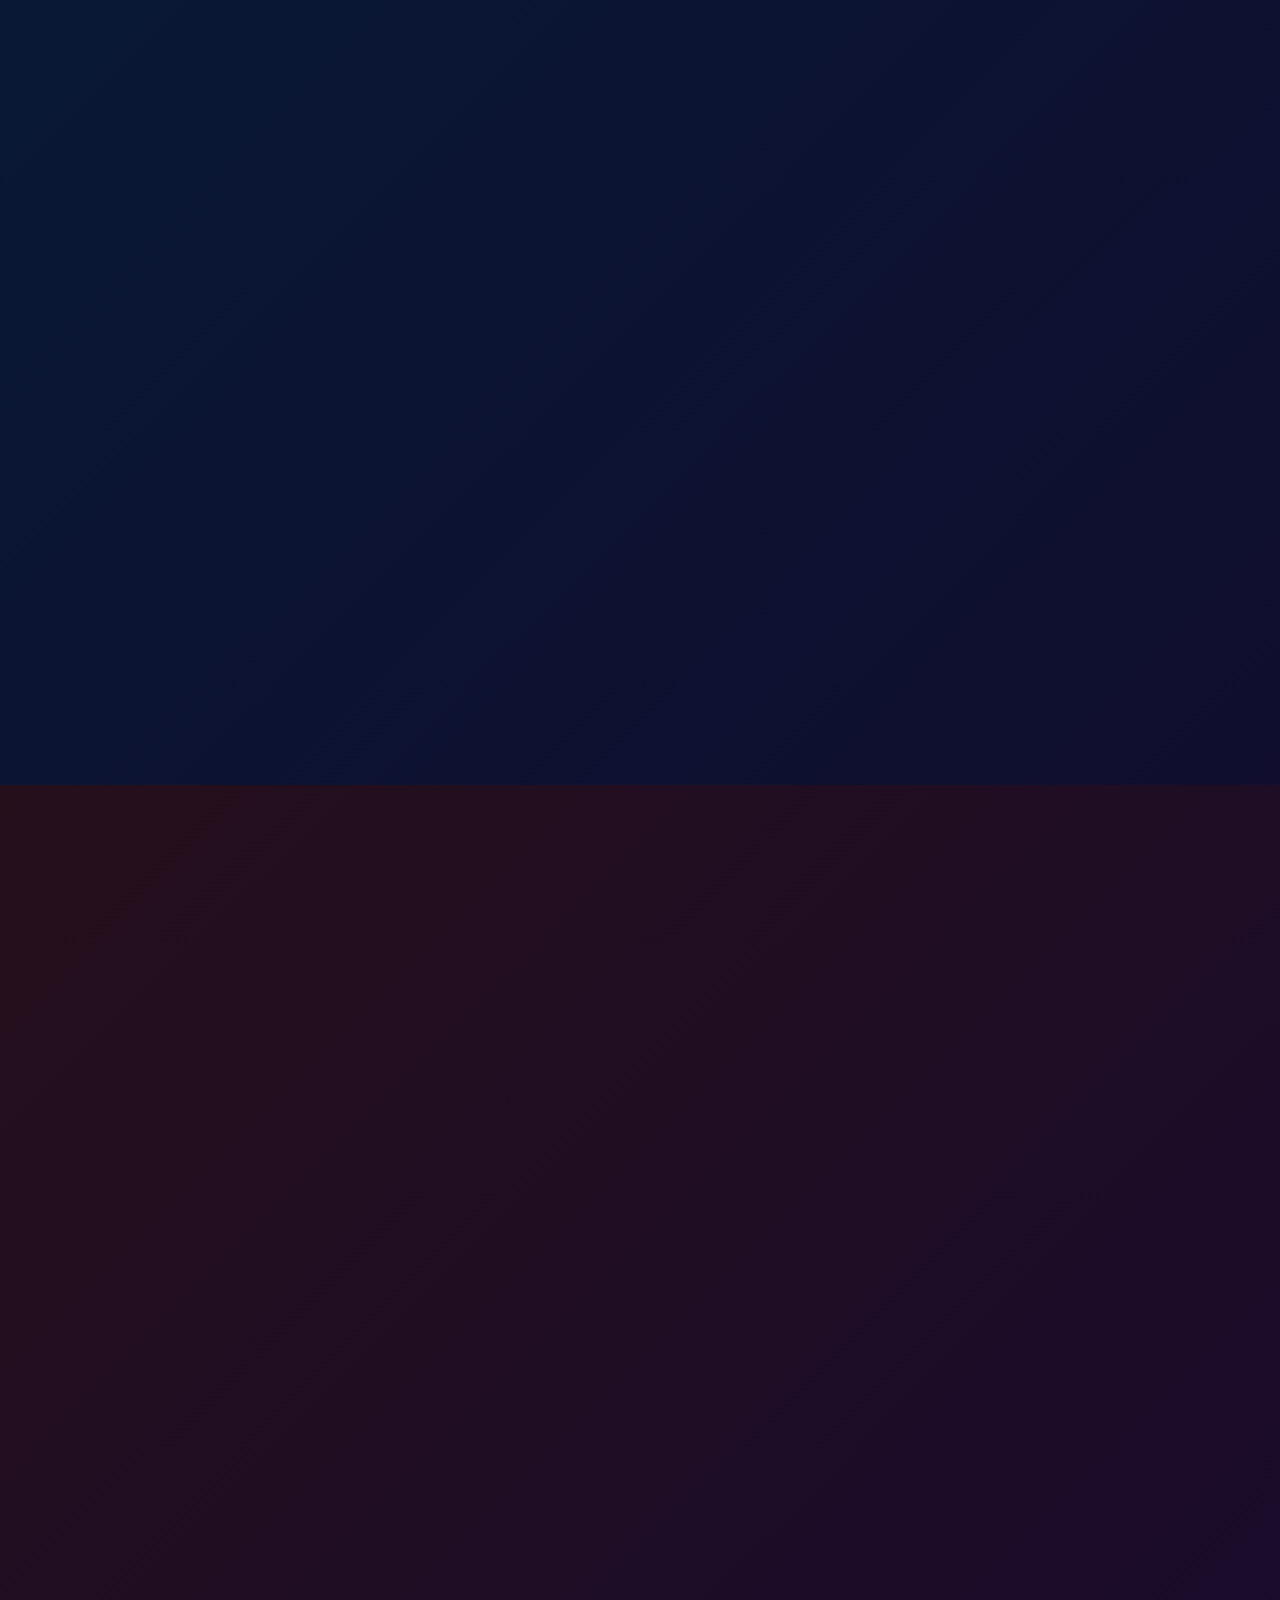
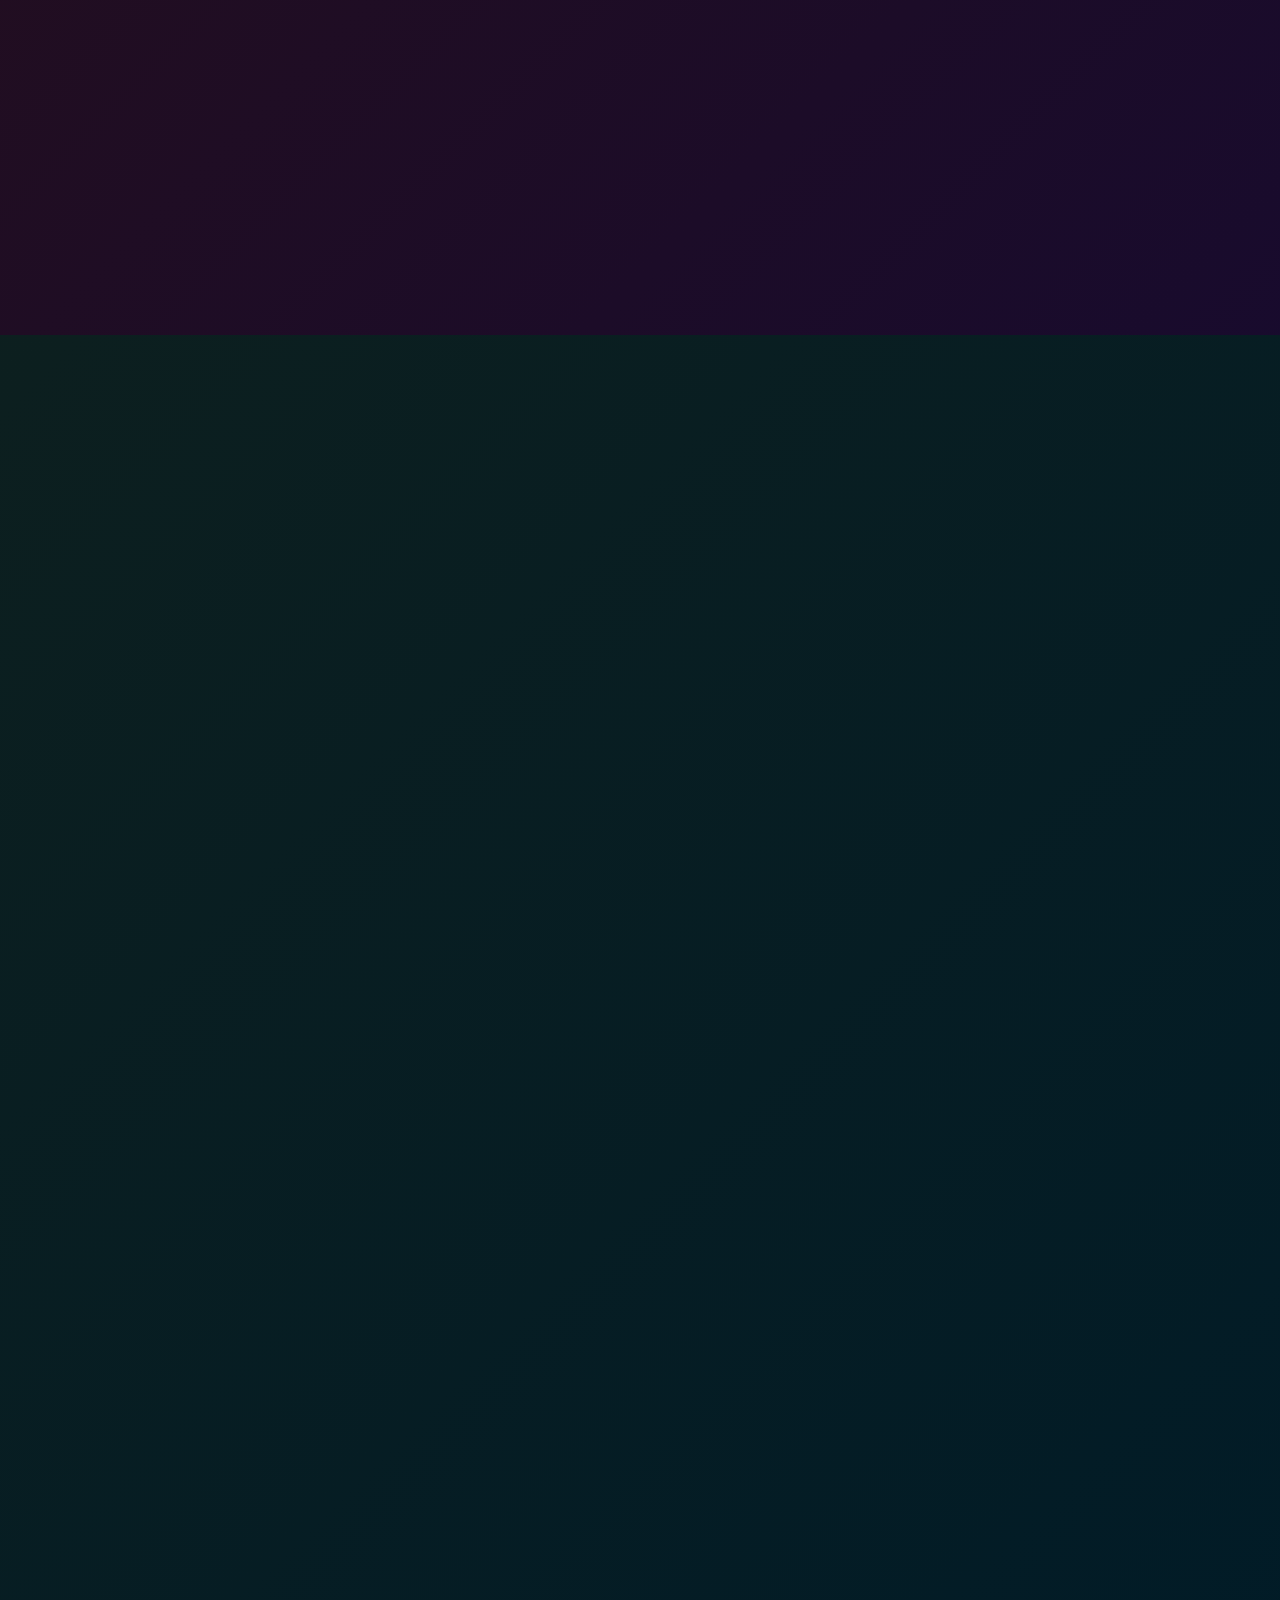
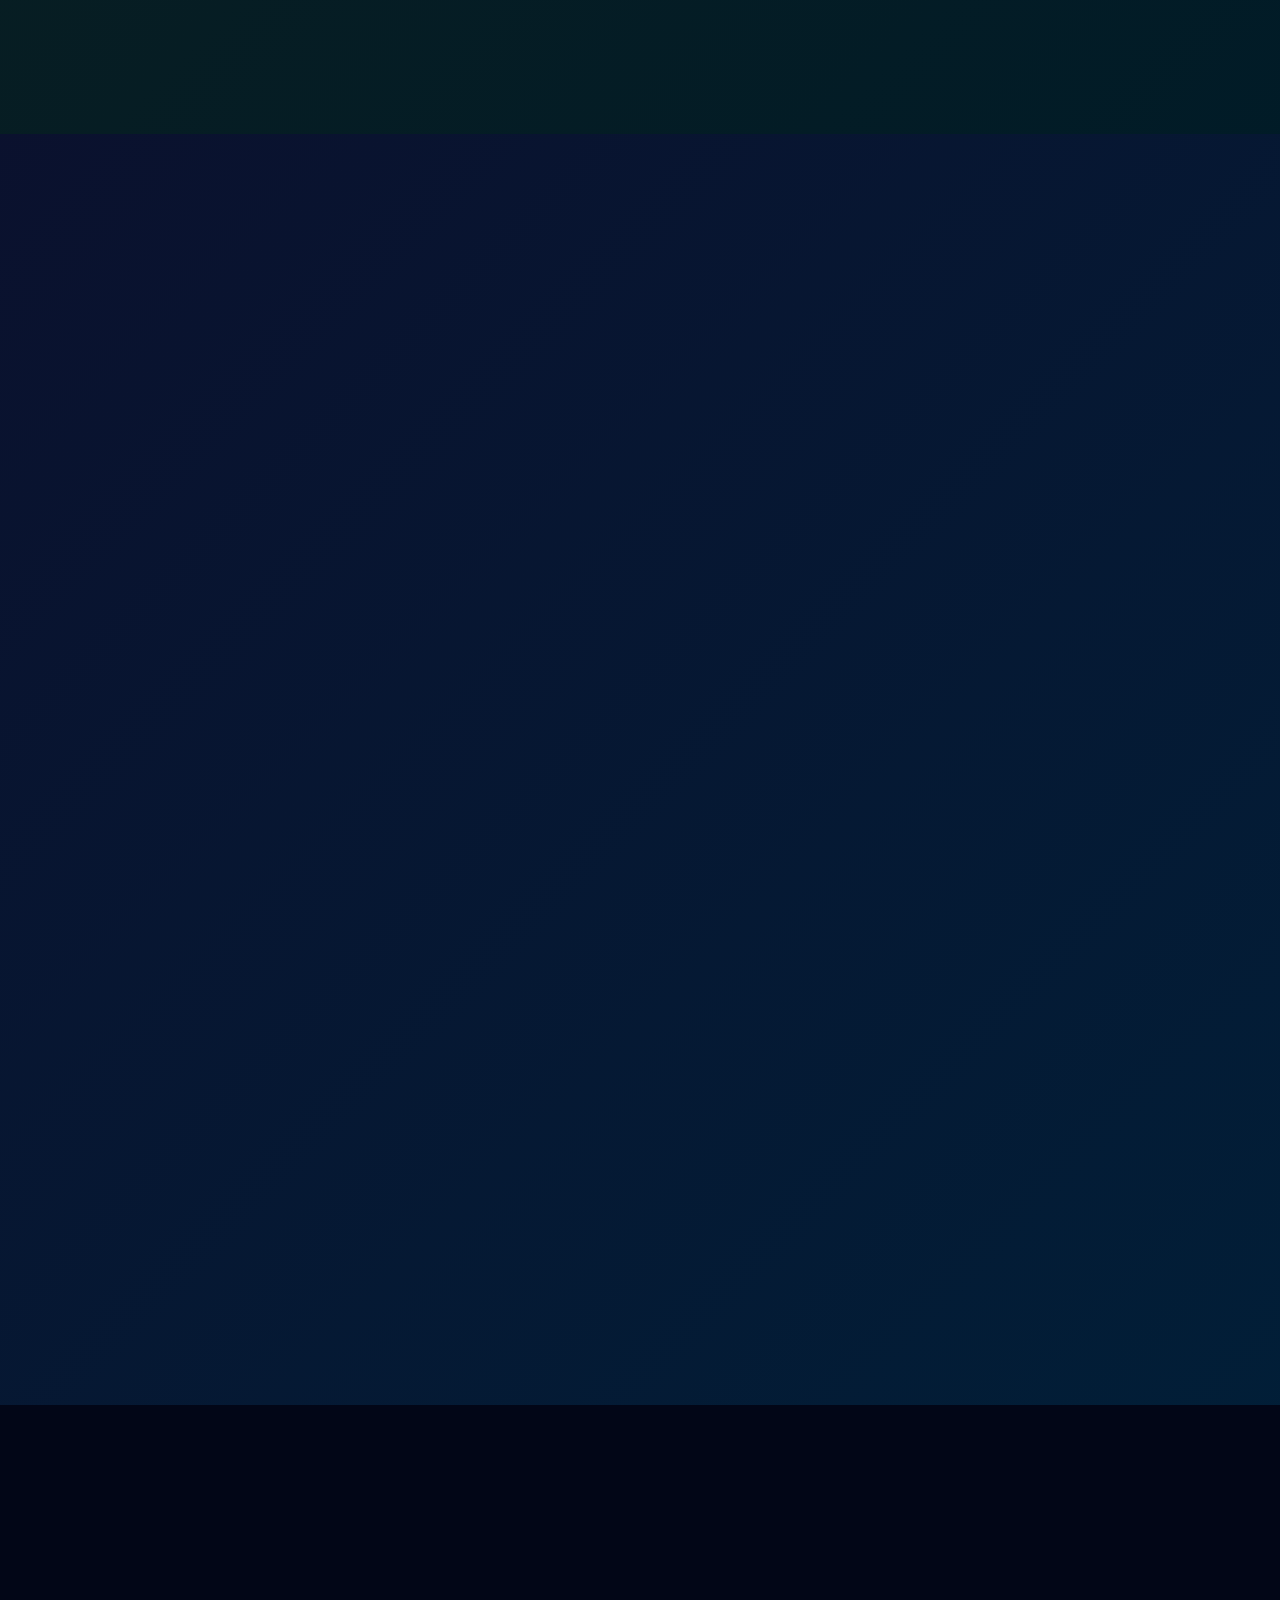
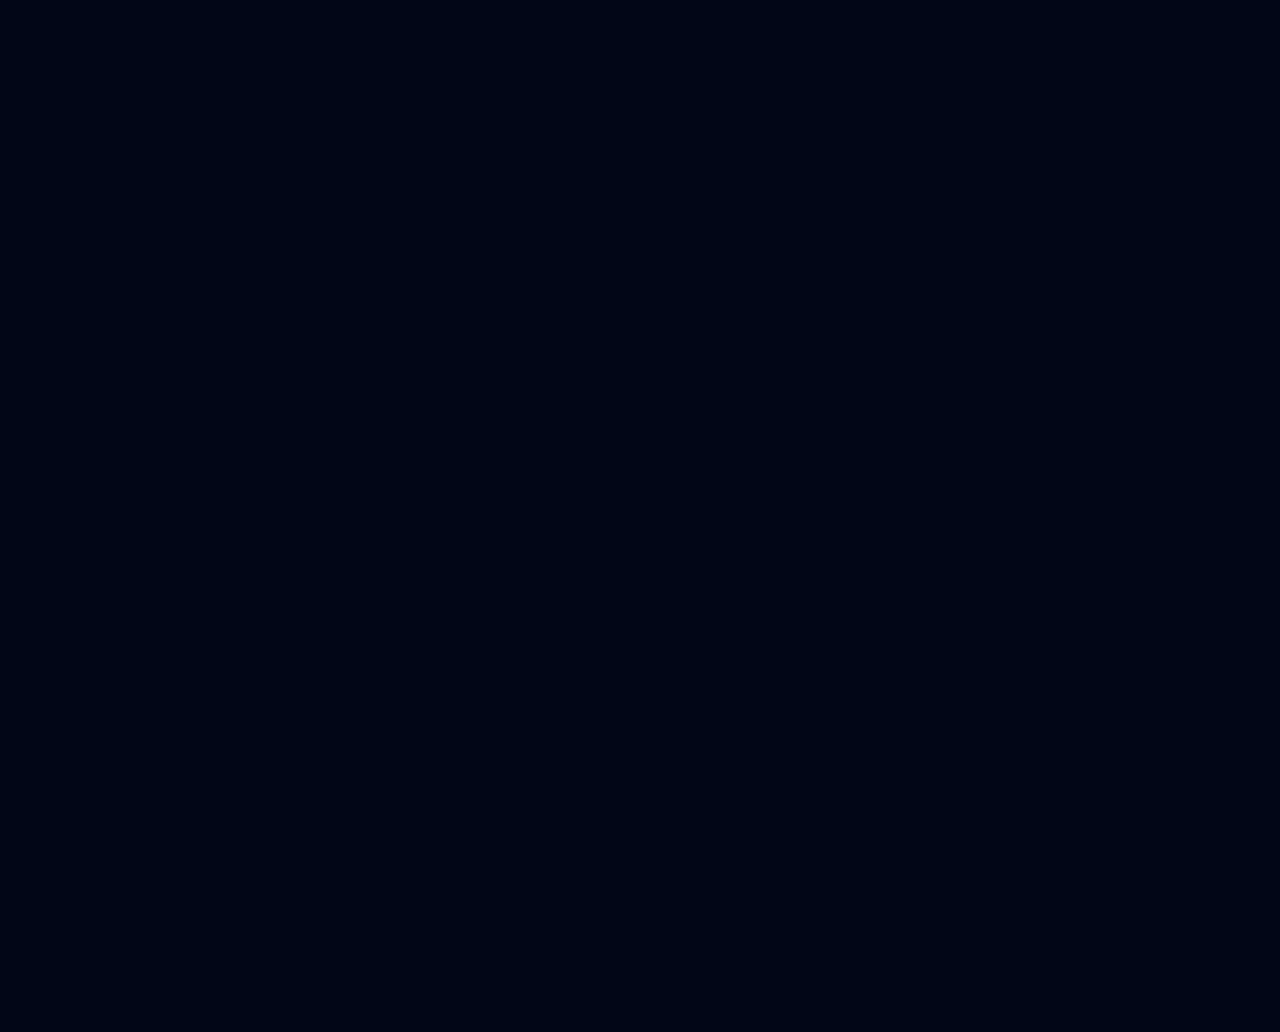
<file: redes-eletricas.html>
<!DOCTYPE html>
<html lang="pt-BR">
<head>
    <meta charset="UTF-8">
    <meta name="viewport" content="width=device-width, initial-scale=1.0">
    <title>O Dia em que o Sol Balançou a Luz do Mundo 🌞⚡</title>
    <link rel="preconnect" href="https://fonts.googleapis.com">
    <link rel="preconnect" href="https://fonts.gstatic.com" crossorigin>
    <link href="https://fonts.googleapis.com/css2?family=Poppins:wght@300;400;600;700&family=Space+Mono&display=swap" rel="stylesheet">
    <style>
        /* ==========================================
           VARIABLES & RESET
           ========================================== */
        :root {
            --primary-color: #6366f1;
            --secondary-color: #8b5cf6;
            --accent-color: #ec4899;
            --solar-yellow: #fbbf24;
            --solar-orange: #f97316;
            --solar-red: #ef4444;
            --bg-dark: #0f172a;
            --bg-darker: #020617;
            --text-light: #f1f5f9;
            --text-gray: #94a3b8;
            --card-bg: rgba(30, 41, 59, 0.8);
            --gradient-solar: linear-gradient(135deg, #fbbf24 0%, #f97316 50%, #ef4444 100%);
            --gradient-space: linear-gradient(135deg, #667eea 0%, #764ba2 100%);
            --gradient-mystical: linear-gradient(135deg, #4facfe 0%, #00f2fe 100%);
        }

        * {
            margin: 0;
            padding: 0;
            box-sizing: border-box;
        }

        body {
            font-family: 'Poppins', sans-serif;
            background: var(--bg-darker);
            color: var(--text-light);
            overflow-x: hidden;
            line-height: 1.6;
        }

        html {
            scroll-behavior: smooth;
        }

        /* ==========================================
           PROGRESS BAR
           ========================================== */
        .progress-container {
            position: fixed;
            top: 0;
            left: 0;
            width: 100%;
            height: 4px;
            background: rgba(0, 0, 0, 0.2);
            z-index: 1000;
        }

        .progress-bar {
            height: 100%;
            background: var(--gradient-solar);
            width: 0%;
            transition: width 0.3s ease;
        }

        /* ==========================================
           CANVAS BACKGROUND (STARS & PARTICLES)
           ========================================== */
        #stars-canvas {
            position: fixed;
            top: 0;
            left: 0;
            width: 100%;
            height: 100%;
            z-index: -1;
            background: radial-gradient(ellipse at bottom, #1b2735 0%, #090a0f 100%);
        }

        /* ==========================================
           CHAPTER BACKGROUNDS
           ========================================== */
        .chapter {
            min-height: 100vh;
            padding: 80px 20px;
            position: relative;
            display: flex;
            flex-direction: column;
            justify-content: center;
            align-items: center;
        }

        .chapter-1 { 
            background: linear-gradient(135deg, rgba(255, 193, 7, 0.15) 0%, rgba(255, 87, 34, 0.15) 100%); 
        }
        .chapter-2 { 
            background: linear-gradient(135deg, rgba(33, 150, 243, 0.15) 0%, rgba(103, 58, 183, 0.15) 100%); 
        }
        .chapter-3 { 
            background: linear-gradient(135deg, rgba(244, 67, 54, 0.15) 0%, rgba(156, 39, 176, 0.15) 100%); 
        }
        .chapter-4 { 
            background: linear-gradient(135deg, rgba(76, 175, 80, 0.15) 0%, rgba(0, 150, 136, 0.15) 100%); 
        }
        .chapter-5 { 
            background: linear-gradient(135deg, rgba(63, 81, 181, 0.15) 0%, rgba(3, 169, 244, 0.15) 100%); 
        }

        /* ==========================================
           DIALOGUE SYSTEM
           ========================================== */
        .dialogue-container {
            max-width: 1200px;
            width: 100%;
            margin: 0 auto;
            padding: 40px 20px;
        }

        .dialogue {
            display: flex;
            align-items: flex-end;
            margin: 40px 0;
            opacity: 0;
            transform: translateY(30px);
            transition: all 0.7s cubic-bezier(0.175, 0.885, 0.32, 1.275);
        }

        .dialogue.appear {
            opacity: 1;
            transform: translateY(0);
        }

        .dialogue.left {
            justify-content: flex-start;
        }

        .dialogue.right {
            justify-content: flex-end;
        }

        .dialogue.center {
            justify-content: center;
        }

        .character-avatar {
            width: 120px;
            height: 120px;
            margin: 0 20px;
            flex-shrink: 0;
        }

        .character-avatar img {
            width: 100%;
            height: 100%;
            object-fit: contain;
            filter: drop-shadow(0 10px 20px rgba(0, 0, 0, 0.3));
            animation: float 3s ease-in-out infinite;
        }

        @keyframes float {
            0%, 100% { transform: translateY(0px); }
            50% { transform: translateY(-12px); }
        }

        .speech-bubble {
            max-width: 70%;
            padding: 25px 30px;
            border-radius: 25px;
            position: relative;
            box-shadow: 0 15px 35px rgba(0, 0, 0, 0.2);
            backdrop-filter: blur(10px);
        }

        .dialogue.left .speech-bubble {
            background: linear-gradient(135deg, rgba(99, 102, 241, 0.9), rgba(139, 92, 246, 0.9));
            margin-left: 0;
        }

        .dialogue.right .speech-bubble {
            background: linear-gradient(135deg, rgba(236, 72, 153, 0.9), rgba(139, 92, 246, 0.9));
            margin-right: 0;
        }

        .dialogue.center .speech-bubble {
            background: var(--gradient-solar);
            text-align: center;
            margin: 0 auto;
        }

        .speech-bubble::before {
            content: '';
            position: absolute;
            width: 0;
            height: 0;
            bottom: -10px;
        }

        .dialogue.left .speech-bubble::before {
            left: 30px;
            border-left: 15px solid transparent;
            border-right: 15px solid transparent;
            border-top: 15px solid rgba(99, 102, 241, 0.9);
        }

        .dialogue.right .speech-bubble::before {
            right: 30px;
            border-left: 15px solid transparent;
            border-right: 15px solid transparent;
            border-top: 15px solid rgba(236, 72, 153, 0.9);
        }

        .speech-text {
            font-size: 1.2rem;
            line-height: 1.6;
            color: white;
            margin: 0;
        }

        .speech-text strong {
            color: #fbbf24;
            text-shadow: 0 0 10px rgba(251, 191, 36, 0.5);
        }

        .speech-text em {
            color: #a3e635;
            font-style: normal;
            text-shadow: 0 0 10px rgba(163, 230, 53, 0.5);
        }

        /* ==========================================
           CHAPTER TITLES
           ========================================== */
        .chapter-title {
            font-size: 3.5rem;
            font-weight: 700;
            text-align: center;
            margin-bottom: 60px;
            background: var(--gradient-solar);
            -webkit-background-clip: text;
            -webkit-text-fill-color: transparent;
            background-clip: text;
            opacity: 0;
            transform: translateY(-30px);
            transition: all 0.7s cubic-bezier(0.175, 0.885, 0.32, 1.275);
            text-shadow: 0 0 30px rgba(251, 191, 36, 0.3);
        }

        .chapter-title.appear {
            opacity: 1;
            transform: translateY(0);
        }

        /* ==========================================
           HOLOGRAM EFFECT
           ========================================== */
        .hologram-container {
            position: relative;
            width: 350px;
            height: 350px;
            margin: 50px auto;
            opacity: 0;
            transform: scale(0.8);
            transition: all 0.7s cubic-bezier(0.175, 0.885, 0.32, 1.275);
        }

        .hologram-container.appear {
            opacity: 1;
            transform: scale(1);
        }

        .hologram {
            width: 100%;
            height: 100%;
            border-radius: 50%;
            background: var(--gradient-solar);
            position: relative;
            box-shadow: 
                0 0 60px rgba(251, 191, 36, 0.7),
                inset 0 0 60px rgba(239, 68, 68, 0.4);
            animation: hologramPulse 4s ease-in-out infinite;
        }

        @keyframes hologramPulse {
            0%, 100% {
                box-shadow: 
                    0 0 60px rgba(251, 191, 36, 0.7),
                    inset 0 0 60px rgba(239, 68, 68, 0.4);
                transform: scale(1);
            }
            50% {
                box-shadow: 
                    0 0 100px rgba(251, 191, 36, 0.9),
                    inset 0 0 100px rgba(239, 68, 68, 0.6);
                transform: scale(1.05);
            }
        }

        .hologram::before {
            content: '☀️';
            position: absolute;
            top: 50%;
            left: 50%;
            transform: translate(-50%, -50%);
            font-size: 5rem;
            animation: rotate 15s linear infinite;
        }

        @keyframes rotate {
            from { transform: translate(-50%, -50%) rotate(0deg); }
            to { transform: translate(-50%, -50%) rotate(360deg); }
        }

        .sunspots {
            position: absolute;
            background: rgba(0, 0, 0, 0.7);
            border-radius: 50%;
            animation: spotMove 10s ease-in-out infinite;
        }

        .sunspot-1 { 
            width: 25px; 
            height: 25px; 
            top: 25%; 
            left: 20%; 
            animation-delay: 0s; 
        }
        .sunspot-2 { 
            width: 18px; 
            height: 18px; 
            top: 65%; 
            right: 25%; 
            animation-delay: 3s; 
        }
        .sunspot-3 { 
            width: 22px; 
            height: 22px; 
            bottom: 30%; 
            left: 45%; 
            animation-delay: 6s; 
        }

        @keyframes spotMove {
            0%, 100% { 
                opacity: 0.7; 
                transform: scale(1); 
            }
            50% { 
                opacity: 1; 
                transform: scale(1.3); 
            }
        }

        /* ==========================================
           QUIZ SYSTEM
           ========================================== */
        .quiz-container {
            max-width: 900px;
            margin: 80px auto;
            padding: 50px;
            background: var(--card-bg);
            border-radius: 25px;
            backdrop-filter: blur(15px);
            border: 1px solid rgba(255, 255, 255, 0.1);
            opacity: 0;
            transform: translateY(30px);
            transition: all 0.7s cubic-bezier(0.175, 0.885, 0.32, 1.275);
            box-shadow: 0 20px 40px rgba(0, 0, 0, 0.3);
        }

        .quiz-container.appear {
            opacity: 1;
            transform: translateY(0);
        }

        .quiz-header {
            text-align: center;
            margin-bottom: 50px;
        }

        .quiz-title {
            font-size: 3rem;
            background: var(--gradient-solar);
            -webkit-background-clip: text;
            -webkit-text-fill-color: transparent;
            background-clip: text;
            margin-bottom: 15px;
        }

        .quiz-score {
            font-size: 1.3rem;
            color: var(--text-gray);
        }

        .question {
            margin-bottom: 50px;
            display: none;
        }

        .question.active {
            display: block;
            animation: questionAppear 0.5s ease forwards;
        }

        @keyframes questionAppear {
            from { opacity: 0; transform: translateX(30px); }
            to { opacity: 1; transform: translateX(0); }
        }

        .question-text {
            font-size: 1.4rem;
            margin-bottom: 30px;
            color: var(--text-light);
            font-weight: 600;
        }

        .options {
            display: grid;
            gap: 20px;
        }

        .option {
            padding: 20px 25px;
            background: rgba(255, 255, 255, 0.05);
            border: 2px solid transparent;
            border-radius: 15px;
            cursor: pointer;
            transition: all 0.3s ease;
            display: flex;
            align-items: center;
            font-size: 1.1rem;
            position: relative;
        }

        .option:hover {
            background: rgba(255, 255, 255, 0.1);
            transform: translateX(15px);
            box-shadow: 0 5px 15px rgba(0, 0, 0, 0.2);
        }

        .option.selected {
            border-color: var(--primary-color);
            background: rgba(99, 102, 241, 0.2);
        }

        .option.correct {
            border-color: #22c55e;
            background: rgba(34, 197, 94, 0.2);
        }

        .option.incorrect {
            border-color: #ef4444;
            background: rgba(239, 68, 68, 0.2);
        }

        .explanation {
            margin-top: 30px;
            padding: 20px;
            background: rgba(255, 255, 255, 0.05);
            border-radius: 15px;
            border-left: 4px solid var(--solar-orange);
        }

        .quiz-buttons {
            display: flex;
            justify-content: space-between;
            margin-top: 40px;
            flex-wrap: wrap;
            gap: 15px;
        }

        .btn {
            padding: 15px 35px;
            border: none;
            border-radius: 30px;
            font-size: 1.1rem;
            font-weight: 600;
            cursor: pointer;
            transition: all 0.3s ease;
            text-decoration: none;
            display: inline-block;
        }

        .btn-primary {
            background: var(--gradient-solar);
            color: white;
        }

        .btn-secondary {
            background: rgba(255, 255, 255, 0.1);
            color: var(--text-light);
            border: 1px solid rgba(255, 255, 255, 0.2);
        }

        .btn:hover {
            transform: translateY(-3px);
            box-shadow: 0 15px 30px rgba(0, 0, 0, 0.3);
        }

        .btn:disabled {
            opacity: 0.5;
            cursor: not-allowed;
            transform: none;
        }

        /* ==========================================
           CONFETTI ANIMATION
           ========================================== */
        .confetti {
            position: fixed;
            width: 12px;
            height: 12px;
            background: var(--solar-yellow);
            animation: confettiFall 4s linear infinite;
            z-index: 1000;
        }

        @keyframes confettiFall {
            0% {
                transform: translateY(-100vh) rotate(0deg);
                opacity: 1;
            }
            100% {
                transform: translateY(100vh) rotate(720deg);
                opacity: 0;
            }
        }

        /* ==========================================
           NAVIGATION
           ========================================== */
        .fixed-nav {
            position: fixed;
            bottom: 25px;
            left: 50%;
            transform: translateX(-50%);
            background: var(--card-bg);
            backdrop-filter: blur(15px);
            border-radius: 50px;
            padding: 20px 35px;
            display: flex;
            gap: 25px;
            z-index: 999;
            border: 1px solid rgba(255, 255, 255, 0.1);
            box-shadow: 0 10px 30px rgba(0, 0, 0, 0.3);
        }

        .nav-btn {
            padding: 12px 25px;
            border: none;
            border-radius: 30px;
            background: rgba(255, 255, 255, 0.1);
            color: var(--text-light);
            cursor: pointer;
            transition: all 0.3s ease;
            font-size: 1rem;
            font-weight: 500;
        }

        .nav-btn:hover, .nav-btn.active {
            background: var(--primary-color);
            transform: translateY(-3px);
            box-shadow: 0 8px 20px rgba(99, 102, 241, 0.4);
        }

        /* ==========================================
           RESPONSIVE DESIGN
           ========================================== */
        @media (max-width: 768px) {
            .chapter {
                padding: 60px 15px;
            }

            .chapter-title {
                font-size: 2.5rem;
                margin-bottom: 40px;
            }

            .dialogue {
                flex-direction: column;
                align-items: center;
                margin: 30px 0;
            }

            .dialogue.left, .dialogue.right {
                flex-direction: column;
            }

            .character-avatar {
                margin: 0 0 20px 0;
                width: 100px;
                height: 100px;
            }

            .speech-bubble {
                max-width: 90%;
                margin: 0;
                padding: 20px 25px;
            }

            .speech-bubble::before {
                display: none;
            }

            .speech-text {
                font-size: 1.1rem;
            }

            .hologram-container {
                width: 280px;
                height: 280px;
                margin: 40px auto;
            }

            .hologram::before {
                font-size: 4rem;
            }

            .quiz-container {
                margin: 60px 15px;
                padding: 35px 25px;
            }

            .quiz-title {
                font-size: 2.2rem;
            }

            .question-text {
                font-size: 1.2rem;
            }

            .fixed-nav {
                flex-wrap: wrap;
                bottom: 15px;
                padding: 15px 25px;
                gap: 15px;
            }

            .nav-btn {
                padding: 10px 20px;
                font-size: 0.9rem;
            }

            .quiz-buttons {
                flex-direction: column;
                align-items: center;
            }

            .btn {
                width: 100%;
                max-width: 250px;
            }
        }

        @media (max-width: 480px) {
            .chapter {
                padding: 50px 10px;
            }

            .chapter-title {
                font-size: 2rem;
            }

            .speech-text {
                font-size: 1rem;
            }

            .hologram-container {
                width: 220px;
                height: 220px;
            }

            .hologram::before {
                font-size: 3.5rem;
            }

            .quiz-title {
                font-size: 1.8rem;
            }

            .question-text {
                font-size: 1.1rem;
            }

            .option {
                padding: 15px 20px;
                font-size: 1rem;
            }
        }
    </style>
</head>
<body>
    <!-- Progress Bar -->
    <div class="progress-container">
        <div class="progress-bar" id="progressBar"></div>
    </div>

    <!-- Stars Background -->
    <canvas id="stars-canvas"></canvas>

    <!-- Chapter 1: Introduction -->
    <section class="chapter chapter-1" id="chapter-1">
        <div class="dialogue-container">
            <h1 class="chapter-title">⚡ O Dia em que o Sol Balançou a Luz do Mundo</h1>
            
            <div class="dialogue center">
                <div class="speech-bubble">
                    <p class="speech-text">"ALERTA DE FLUTUAÇÃO ELÉTRICA!" 🚨 Status Atual: Instabilidade Elétrica!</p>
                </div>
            </div>

            <div class="dialogue left">
                <div class="speech-bubble">
                    <p class="speech-text">- Léo (8 anos): "Ah, não! Perdemos a fase final! A luz deu uma piscada forte e o placar congelou! Que bug é esse?" 🎮</p>
                </div>
            </div>

            <div class="dialogue right">
                <div class="speech-bubble">
                    <p class="speech-text">- Bia (9 anos): "Deve ser problema na fiação! Esse som de BZZZZT veio da tomada!" ⚡</p>
                </div>
            </div>

            <div class="dialogue center">
                <div class="speech-bubble">
                    <p class="speech-text">De repente, uma luz dourada e cheia de poeira estelar brilha na sala... ✨</p>
                </div>
            </div>
        </div>
    </section>

    <!-- Chapter 2: Hologram Activation -->
    <section class="chapter chapter-2" id="chapter-2">
        <div class="dialogue-container">
            <h2 class="chapter-title">🌟 Aparição do: AURELITO</h2>
            
            <div class="dialogue center">
                <div class="speech-bubble">
                    <p class="speech-text">"Classe:" Guia Espacial ⭐ "Especialidade:" Clima Espacial</p>
                </div>
            </div>

            <div class="dialogue left">
                <div class="character-avatar">
                    <img src="./Images/GuideCharacter/Aurelito-2HandsExplanation.png" alt="Aurelito aparecendo">
                </div>
                <div class="speech-bubble">
                    <p class="speech-text">- Aurelito: "Calma, exploradores! O culpado não está na tomada. O nosso chefão, o Sol, está fazendo uma faxina no céu!" 🌞</p>
                </div>
            </div>

            <div class="hologram-container">
                <div class="hologram">
                    <div class="sunspots sunspot-1"></div>
                    <div class="sunspots sunspot-2"></div>
                    <div class="sunspots sunspot-3"></div>
                </div>
            </div>

            <div class="dialogue right">
                <div class="speech-bubble">
                    <p class="speech-text">"Precisamos entender o Clima Espacial! Vejam este holograma - nossa Terra e o Sol rebelde cheio de manchas!"</p>
                </div>
                <div class="character-avatar">
                    <img src="./Images/GuideCharacter/Aurelito-right.png" alt="Aurelito explicando">
                </div>
            </div>

            <div class="dialogue center">
                <div class="speech-bubble">
                    <p class="speech-text">TREINAMENTO CÓSMICO: A Energia Perigosa �</p>
                </div>
            </div>
        </div>
    </section>

    <!-- Chapter 3: Understanding Sunspots -->
    <section class="chapter chapter-3" id="chapter-3">
        <div class="dialogue-container">
            <h2 class="chapter-title">� A Erupção Solar: O Espirro do Sol</h2>
            
            <div class="dialogue left">
                <div class="character-avatar">
                    <img src="./Images/GuideCharacter/Aurelito-2HandsExplanation.png" alt="Aurelito ensinando">
                </div>
                <div class="speech-bubble">
                    <p class="speech-text">"O Sol é um motorzão, e às vezes ele tem um espirro muito forte, que a NASA chama de Ejeção de Massa Coronal!" �️</p>
                </div>
            </div>

            <div class="dialogue right">
                <div class="speech-bubble">
                    <p class="speech-text">"É uma bola de partículas superelétricas voando rapidinho pelo espaço em direção à Terra!" ⚡🎯</p>
                </div>
                <div class="character-avatar">
                    <img src="./Images/GuideCharacter/Aurelito-left-png.png" alt="Aurelito explicativo">
                </div>
            </div>

            <div class="dialogue center">
                <div class="speech-bubble">
                    <p class="speech-text">"O ESCUDO DA TERRA:" Campo Magnético 🛡️</p>
                </div>
            </div>

            <div class="dialogue left">
                <div class="character-avatar">
                    <img src="./Images/GuideCharacter/Aurelito-DoubtFace.png" alt="Aurelito demonstrando">
                </div>
                <div class="speech-bubble">
                    <p class="speech-text">"Nossa Terra tem um escudo invisível, o Campo Magnético. Ele nos protege, mas essa bola elétrica do Sol consegue fazê-lo balançar!" 🌍💫</p>
                </div>
            </div>

            <div class="dialogue right">
                <div class="speech-bubble">
                    <p class="speech-text">"Quando o escudo balança, ele empurra a eletricidade, criando correntes elétricas extras nas linhas de transmissão!" ⚡📊</p>
                </div>
                <div class="character-avatar">
                    <img src="./Images/GuideCharacter/Aurelito-right.png" alt="Aurelito alertando">
                </div>
            </div>
        </div>
    </section>

    <!-- Chapter 4: Solar Weather Impact -->
    <section class="chapter chapter-4" id="chapter-4">
        <div class="dialogue-container">
            <h2 class="chapter-title">🎢 NÍVEL DE DIFICULDADE: 1989</h2>
            
            <div class="dialogue center">
                <div class="speech-bubble">
                    <p class="speech-text">"CASO REAL:" O Apagão de Quebec (1989) 🏁</p>
                </div>
            </div>

            <div class="dialogue left">
                <div class="character-avatar">
                    <img src="./Images/GuideCharacter/Aurelito-DoubtFace.png" alt="Aurelito sério">
                </div>
                <div class="speech-bubble">
                    <p class="speech-text">"A rede elétrica fica sobrecarregada, os equipamentos de proteção, como os transformadores, disparam para não queimar!" 🔌⚡</p>
                </div>
            </div>

            <div class="dialogue right">
                <div class="speech-bubble">
                    <p class="speech-text">"É aí que a luz pisca ou, pior, apaga! Isso não é só teoria! Em 1989, o Sol soltou um espirro tão forte..." 💥</p>
                </div>
                <div class="character-avatar">
                    <img src="./Images/GuideCharacter/Aurelito-2HandsExplanation.png" alt="Aurelito contando">
                </div>
            </div>

            <div class="dialogue center">
                <div class="speech-bubble">
                    <p class="speech-text">DIFICULDADE: EXTREMA �</p>
                </div>
            </div>

            <div class="dialogue left">
                <div class="character-avatar">
                    <img src="./Images/GuideCharacter/Aurelito-left-png.png" alt="Aurelito impressionado">
                </div>
                <div class="speech-bubble">
                    <p class="speech-text">"                    <p class="speech-text">                <div class="speech-bubble">
                    <p class="speech-text">"...que no Canadá, na cidade de Quebec, a eletricidade falhou completamente! Foi um Apagão que durou nove horas!" 🔋🇨🇦</p>
                </div></p>" �🇨🇦</p>
                </div>
            </div>

            <div class="dialogue right">
                <div class="speech-bubble">
                    <p class="speech-text">"Isso prova que o Clima Espacial é real e tem superpoderes! Tempestades solares muito fortes afetam as redes elétricas longas!" ⚙️⚡</p>
                </div>
                <div class="character-avatar">
                    <img src="./Images/GuideCharacter/Aurelito-right.png" alt="Aurelito sério">
                </div>
            </div>
        </div>
    </section>

    <!-- Chapter 5: Conclusion -->
    <section class="chapter chapter-5" id="chapter-5">
        <div class="dialogue-container">
            <h2 class="chapter-title">🛰️ Vigias do Sol: Segurança Máxima</h2>
            
            <div class="dialogue center">
                <div class="speech-bubble">
                    <p class="speech-text">"MISSÃO CUMPRIDA:" Compreensão do Fenômeno ✅</p>
                </div>
            </div>

            <div class="dialogue left">
                <div class="character-avatar">
                    <img src="./Images/GuideCharacter/Aurelito-2HandsExplanation.png" alt="Aurelito sorrindo">
                </div>
                <div class="speech-bubble">
                    <p class="speech-text">"Mas a humanidade tem heróis muito espertos! Os cientistas, com a ajuda de satélites, são nossos Vigias Solares!" 🛰️👨‍🔬</p>
                </div>
            </div>

            <div class="dialogue right">
                <div class="speech-bubble">
                    <p class="speech-text">"Eles observam o Sol o dia todo para prever esses espirros! É A Força da Ciência!" 🔭🌞</p>
                </div>
                <div class="character-avatar">
                    <img src="./Images/GuideCharacter/Aurelito-right.png" alt="Aurelito orgulhoso">
                </div>
            </div>

            <div class="dialogue left">
                <div class="character-avatar">
                    <img src="./Images/GuideCharacter/Aurelito-left-png.png" alt="Aurelito estratégico">
                </div>
                <div class="speech-bubble">
                    <p class="speech-text">"O Plano de Ataque: Com o alerta em mãos, os engenheiros podem tomar medidas de proteção antes que a tempestade chegue!" ⚙️🛡️</p>
                </div>
            </div>

            <div class="dialogue center">
                <div class="speech-bubble">
                    <p class="speech-text">A luz volta a brilhar forte na sala! "VITÓRIA CÓSMICA!" ✨💡</p>
                </div>
            </div>

            <div class="dialogue right">
                <div class="speech-bubble">
                    <p class="speech-text">"Vocês viram? O Sol é poderoso, mas o conhecimento é mais ainda! Agora podem jogar tranquilos!" 🎮🎆</p>
                </div>
                <div class="character-avatar">
                    <img src="./Images/GuideCharacter/Aurelito-DoubtFace.png" alt="Aurelito sábio">
                </div>
            </div>
        </div>
    </section>

    <!-- Quiz Section -->
    <section class="chapter" id="quiz-section">
        <div class="quiz-container">
            <div class="quiz-header">
                <h2 class="quiz-title">🧠 Quiz Cósmico: Teste seus Conhecimentos!</h2>
                <p class="quiz-score">Nível de Guia Espacial: <span id="score">0</span>/4 ⭐</p>
            </div>

            <!-- Question 1 -->
            <div class="question active" id="question-1">
                <h3 class="question-text">1. Qual o nome do fenômeno que Aurelito explicou ser o "espirro" do Sol?</h3>
                <div class="options">
                    <div class="option" data-answer="false">A) Vento Solar Suave</div>
                    <div class="option" data-answer="true">B) Ejeção de Massa Coronal</div>
                    <div class="option" data-answer="false">C) Apagão no Quebec</div>
                    <div class="option" data-answer="false">D) Pisca-Pisca Misterioso</div>
                </div>
                <div class="explanation" style="display: none;">
                    <strong>🎯 Resposta correta:</strong> A Ejeção de Massa Coronal é o "espirro" do Sol - uma explosão de partículas superelétricas que viajam pelo espaço em direção à Terra!
                </div>
            </div>

            <!-- Question 2 -->
            <div class="question" id="question-2">
                <h3 class="question-text">2. Qual a proteção natural da Terra que nos defende das partículas elétricas do Sol, mas que pode balançar em uma tempestade solar?</h3>
                <div class="options">
                    <div class="option" data-answer="false">A) O Escudo de Ozônio</div>
                    <div class="option" data-answer="true">B) O Campo Magnético</div>
                    <div class="option" data-answer="false">C) A Torre de Transmissão</div>
                    <div class="option" data-answer="false">D) A Fiação da Casa</div>
                </div>
                <div class="explanation" style="display: none;">
                    <strong>🎯 Resposta correta:</strong> O Campo Magnético da Terra é nosso escudo invisível que nos protege, mas pode balançar quando atingido por tempestades solares!
                </div>
            </div>

            <!-- Question 3 -->
            <div class="question" id="question-3">
                <h3 class="question-text">3. O que acontece nas linhas de energia elétrica quando o campo magnético da Terra é balançado por uma forte tempestade solar?</h3>
                <div class="options">
                    <div class="option" data-answer="false">A) O videogame ganha uma vida extra</div>
                    <div class="option" data-answer="false">B) O Sol envia um sinal de Wi-Fi mais rápido</div>
                    <div class="option" data-answer="true">C) Cria-se uma corrente elétrica extra que sobrecarrega os equipamentos</div>
                    <div class="option" data-answer="false">D) A luz muda de cor para roxo</div>
                </div>
                <div class="explanation" style="display: none;">
                    <strong>🎯 Resposta correta:</strong> Quando o campo magnético balança, ele "empurra" a eletricidade, criando correntes elétricas extras que sobrecarregam transformadores e fazem a luz piscar ou apagar!
                </div>
            </div>

            <!-- Question 4 -->
            <div class="question" id="question-4">
                <h3 class="question-text">4. O que os cientistas da NASA fazem para proteger a rede elétrica da Terra das tempestades solares?</h3>
                <div class="options">
                    <div class="option" data-answer="false">A) Eles enviam Aurelito para tampar o Sol</div>
                    <div class="option" data-answer="true">B) Eles usam satélites para monitorar o Sol e dar alertas com antecedência</div>
                    <div class="option" data-answer="false">C) Eles desligam todas as luzes do mundo</div>
                    <div class="option" data-answer="false">D) Eles mandam um bilhete para o Sol pedindo para ele parar</div>
                </div>
                <div class="explanation" style="display: none;">
                    <strong>🎯 Resposta correta:</strong> Os cientistas são nossos "Vigias Solares"! Eles usam satélites para observar o Sol 24h e avisar os engenheiros para protegerem os equipamentos antes das tempestades chegarem!
                </div>
            </div>

            <!-- Removed Question 5 to match the 4 questions from the story -->

            <div class="quiz-buttons">
                <button class="btn btn-secondary" id="skipQuiz">Pular Quiz 🚀</button>
                <button class="btn btn-primary" id="nextQuestion" disabled>Próxima Pergunta ➡️</button>
                <button class="btn btn-primary" id="finishQuiz" style="display: none;">Finalizar Aventura 🏆</button>
            </div>
        </div>
    </section>

    <!-- Fixed Navigation -->
    <nav class="fixed-nav">
        <button class="nav-btn active" onclick="goToChapter(1)">🌟 Início</button>
        <button class="nav-btn" onclick="goToChapter(2)">🔮 Holograma</button>
        <button class="nav-btn" onclick="goToChapter(3)">🌑 Manchas</button>
        <button class="nav-btn" onclick="goToChapter(4)">⚡ Tempestades</button>
        <button class="nav-btn" onclick="goToChapter(5)">🎓 Conclusão</button>
        <button class="nav-btn" onclick="goToQuiz()">🧠 Quiz</button>
    </nav>

    <script>
        // ==========================================
        // STARS ANIMATION SYSTEM
        // ==========================================
        const canvas = document.getElementById('stars-canvas');
        const ctx = canvas.getContext('2d');

        canvas.width = window.innerWidth;
        canvas.height = window.innerHeight;

        const stars = [];
        const meteors = [];
        const numStars = 300;

        // Create beautiful stars
        for (let i = 0; i < numStars; i++) {
            stars.push({
                x: Math.random() * canvas.width,
                y: Math.random() * canvas.height,
                radius: Math.random() * 2.5,
                velocity: Math.random() * 0.8,
                opacity: Math.random(),
                twinkleSpeed: Math.random() * 0.03 + 0.01
            });
        }

        // Create occasional meteors
        function createMeteor() {
            meteors.push({
                x: Math.random() * canvas.width,
                y: -10,
                speed: Math.random() * 3 + 2,
                length: Math.random() * 80 + 20,
                opacity: 1
            });
        }

        // Create meteors occasionally
        setInterval(createMeteor, 3000);

        // Animate celestial objects
        function animateStars() {
            ctx.clearRect(0, 0, canvas.width, canvas.height);
            
            // Draw and animate stars
            stars.forEach(star => {
                ctx.beginPath();
                ctx.arc(star.x, star.y, star.radius, 0, Math.PI * 2);
                ctx.fillStyle = `rgba(255, 255, 255, ${star.opacity})`;
                ctx.fill();
                
                // Enhanced twinkle effect
                star.opacity += (Math.random() - 0.5) * star.twinkleSpeed;
                star.opacity = Math.max(0.1, Math.min(1, star.opacity));
            });

            // Draw and animate meteors
            meteors.forEach((meteor, index) => {
                ctx.beginPath();
                ctx.moveTo(meteor.x, meteor.y);
                ctx.lineTo(meteor.x - meteor.length, meteor.y - meteor.length);
                ctx.strokeStyle = `rgba(255, 215, 0, ${meteor.opacity})`;
                ctx.lineWidth = 2;
                ctx.stroke();

                meteor.y += meteor.speed;
                meteor.x += meteor.speed * 0.5;
                meteor.opacity -= 0.01;

                if (meteor.opacity <= 0 || meteor.y > canvas.height) {
                    meteors.splice(index, 1);
                }
            });
            
            requestAnimationFrame(animateStars);
        }

        animateStars();

        // Resize canvas responsively
        window.addEventListener('resize', () => {
            canvas.width = window.innerWidth;
            canvas.height = window.innerHeight;
        });

        // ==========================================
        // SCROLL-TRIGGERED ANIMATIONS SYSTEM
        // ==========================================
        const observerOptions = {
            threshold: 0.15,
            rootMargin: '0px 0px -50px 0px'
        };

        const observer = new IntersectionObserver((entries) => {
            entries.forEach(entry => {
                if (entry.isIntersecting) {
                    const elements = entry.target.querySelectorAll('.dialogue, .chapter-title, .hologram-container, .quiz-container');
                    elements.forEach((element, index) => {
                        setTimeout(() => {
                            element.classList.add('appear');
                        }, index * 350); // 350ms delay between elements as specified
                    });
                }
            });
        }, observerOptions);

        // Observe all chapters for animations
        document.querySelectorAll('.chapter').forEach(chapter => {
            observer.observe(chapter);
        });

        // ==========================================
        // PROGRESS BAR SYSTEM
        // ==========================================
        function updateProgressBar() {
            const scrollTop = window.pageYOffset;
            const docHeight = document.body.scrollHeight - window.innerHeight;
            const scrollPercent = (scrollTop / docHeight) * 100;
            document.getElementById('progressBar').style.width = scrollPercent + '%';
        }

        window.addEventListener('scroll', updateProgressBar);

        // ==========================================
        // NAVIGATION SYSTEM
        // ==========================================
        function goToChapter(chapter) {
            document.getElementById(`chapter-${chapter}`).scrollIntoView({
                behavior: 'smooth'
            });
            updateActiveNav(chapter - 1);
        }

        function goToQuiz() {
            document.getElementById('quiz-section').scrollIntoView({
                behavior: 'smooth'
            });
            updateActiveNav(5);
        }

        function updateActiveNav(activeIndex) {
            const navButtons = document.querySelectorAll('.nav-btn');
            navButtons.forEach((btn, index) => {
                btn.classList.toggle('active', index === activeIndex);
            });
        }

        // Auto-update navigation based on scroll position
        const navObserver = new IntersectionObserver((entries) => {
            entries.forEach(entry => {
                if (entry.isIntersecting) {
                    const sectionId = entry.target.id;
                    if (sectionId.startsWith('chapter-')) {
                        const chapterNum = parseInt(sectionId.split('-')[1]) - 1;
                        updateActiveNav(chapterNum);
                    } else if (sectionId === 'quiz-section') {
                        updateActiveNav(5);
                    }
                }
            });
        }, { threshold: 0.6 });

        document.querySelectorAll('.chapter').forEach(chapter => {
            navObserver.observe(chapter);
        });

        // ==========================================
        // INTERACTIVE QUIZ SYSTEM
        // ==========================================
        let currentQuestion = 1;
        let score = 0;
        let selectedAnswers = {};

        const questions = document.querySelectorAll('.question');
        const nextBtn = document.getElementById('nextQuestion');
        const finishBtn = document.getElementById('finishQuiz');
        const skipBtn = document.getElementById('skipQuiz');
        const scoreElement = document.getElementById('score');

        // Add click handlers to all quiz options
        document.querySelectorAll('.option').forEach(option => {
            option.addEventListener('click', function() {
                const questionElement = this.closest('.question');
                const questionId = questionElement.id;
                
                // Remove previous selection highlights
                questionElement.querySelectorAll('.option').forEach(opt => {
                    opt.classList.remove('selected');
                });
                
                // Mark current selection
                this.classList.add('selected');
                selectedAnswers[questionId] = this.dataset.answer === 'true';
                
                // Enable next button
                nextBtn.disabled = false;
            });
        });

        // Next question button handler
        nextBtn.addEventListener('click', () => {
            // Show correct answer with visual feedback
            const currentQuestionElement = document.getElementById(`question-${currentQuestion}`);
            const options = currentQuestionElement.querySelectorAll('.option');
            const explanation = currentQuestionElement.querySelector('.explanation');
            
            options.forEach(option => {
                if (option.dataset.answer === 'true') {
                    option.classList.add('correct');
                } else if (option.classList.contains('selected')) {
                    option.classList.add('incorrect');
                }
                option.style.pointerEvents = 'none';
            });
            
            explanation.style.display = 'block';
            
            // Update score with animation
            if (selectedAnswers[`question-${currentQuestion}`]) {
                score++;
                scoreElement.textContent = score;
                // Add a little celebration animation
                scoreElement.style.transform = 'scale(1.2)';
                setTimeout(() => {
                    scoreElement.style.transform = 'scale(1)';
                }, 300);
            }
            
            setTimeout(() => {
                currentQuestion++;
                
                if (currentQuestion <= 4) {
                    // Show next question
                    questions.forEach(q => q.classList.remove('active'));
                    document.getElementById(`question-${currentQuestion}`).classList.add('active');
                    nextBtn.disabled = true;
                } else {
                    // Show finish button
                    nextBtn.style.display = 'none';
                    finishBtn.style.display = 'inline-block';
                }
            }, 2500);
        });

        // Finish quiz button handler
        finishBtn.addEventListener('click', () => {
            if (score === 4) {
                createSpectacularConfetti();
                setTimeout(() => {
                    alert('🎉🌟 PERFEITO! INCRÍVEL! 🌟🎉\n\nVocê acertou todas as 4 perguntas!\nAurelito está super orgulhoso de você!\nVocê é um verdadeiro especialista em clima espacial! 🚀✨');
                }, 500);
            } else if (score >= 2) {
                createConfetti();
                setTimeout(() => {
                    alert(`🌟 PARABÉNS! 🌟\n\nVocê acertou ${score} de 4 perguntas!\nUm excelente resultado!\nContinue explorando o universo com Aurelito! 🚀`);
                }, 500);
            } else {
                setTimeout(() => {
                    alert(`🌟 BOM TRABALHO! 🌟\n\nVocê acertou ${score} de 4 perguntas!\nCada pergunta é uma nova descoberta!\nQue tal tentar novamente? Aurelito acredita em você! 🚀💪`);
                }, 500);
            }
        });

        // Skip quiz button handler
        skipBtn.addEventListener('click', () => {
            if (confirm('🤔 Tem certeza que deseja pular o quiz?\n\nVocê pode aprender muito sobre o clima espacial com essas perguntas divertidas!')) {
                alert('🚀 Tudo bem! Você pode voltar ao quiz quando quiser.\n\nContinue explorando as aventuras cósmicas do Aurelito! ✨');
            }
        });

        // ==========================================
        // CONFETTI ANIMATION SYSTEM
        // ==========================================
        function createConfetti() {
            const colors = ['#fbbf24', '#f97316', '#ef4444', '#8b5cf6', '#06d6a0', '#ec4899'];
            
            for (let i = 0; i < 80; i++) {
                setTimeout(() => {
                    const confetti = document.createElement('div');
                    confetti.className = 'confetti';
                    confetti.style.left = Math.random() * 100 + '%';
                    confetti.style.backgroundColor = colors[Math.floor(Math.random() * colors.length)];
                    confetti.style.animationDelay = Math.random() * 2 + 's';
                    confetti.style.animationDuration = (Math.random() * 2 + 3) + 's';
                    document.body.appendChild(confetti);
                    
                    setTimeout(() => {
                        confetti.remove();
                    }, 4000);
                }, i * 40);
            }
        }

        function createSpectacularConfetti() {
            const colors = ['#fbbf24', '#f97316', '#ef4444', '#8b5cf6', '#06d6a0', '#ec4899', '#22c55e', '#3b82f6'];
            
            for (let i = 0; i < 150; i++) {
                setTimeout(() => {
                    const confetti = document.createElement('div');
                    confetti.className = 'confetti';
                    confetti.style.left = Math.random() * 100 + '%';
                    confetti.style.backgroundColor = colors[Math.floor(Math.random() * colors.length)];
                    confetti.style.animationDelay = Math.random() * 3 + 's';
                    confetti.style.animationDuration = (Math.random() * 3 + 4) + 's';
                    confetti.style.width = (Math.random() * 8 + 8) + 'px';
                    confetti.style.height = (Math.random() * 8 + 8) + 'px';
                    document.body.appendChild(confetti);
                    
                    setTimeout(() => {
                        confetti.remove();
                    }, 6000);
                }, i * 25);
            }
        }

        // ==========================================
        // AUTO-START ANIMATIONS
        // ==========================================
        document.addEventListener('DOMContentLoaded', () => {
            // Start first chapter animations after a brief delay
            setTimeout(() => {
                const firstChapter = document.getElementById('chapter-1');
                const elements = firstChapter.querySelectorAll('.dialogue, .chapter-title');
                elements.forEach((element, index) => {
                    setTimeout(() => {
                        element.classList.add('appear');
                    }, index * 350); // Sequential animation with 350ms delay
                });
            }, 800);
        });

        // ==========================================
        // KEYBOARD NAVIGATION
        // ==========================================
        document.addEventListener('keydown', (e) => {
            if (e.key === 'ArrowDown' || e.key === ' ') {
                e.preventDefault();
                window.scrollBy(0, window.innerHeight * 0.8);
            } else if (e.key === 'ArrowUp') {
                e.preventDefault();
                window.scrollBy(0, -window.innerHeight * 0.8);
            }
        });
    </script>
</body>
</html>
</file>
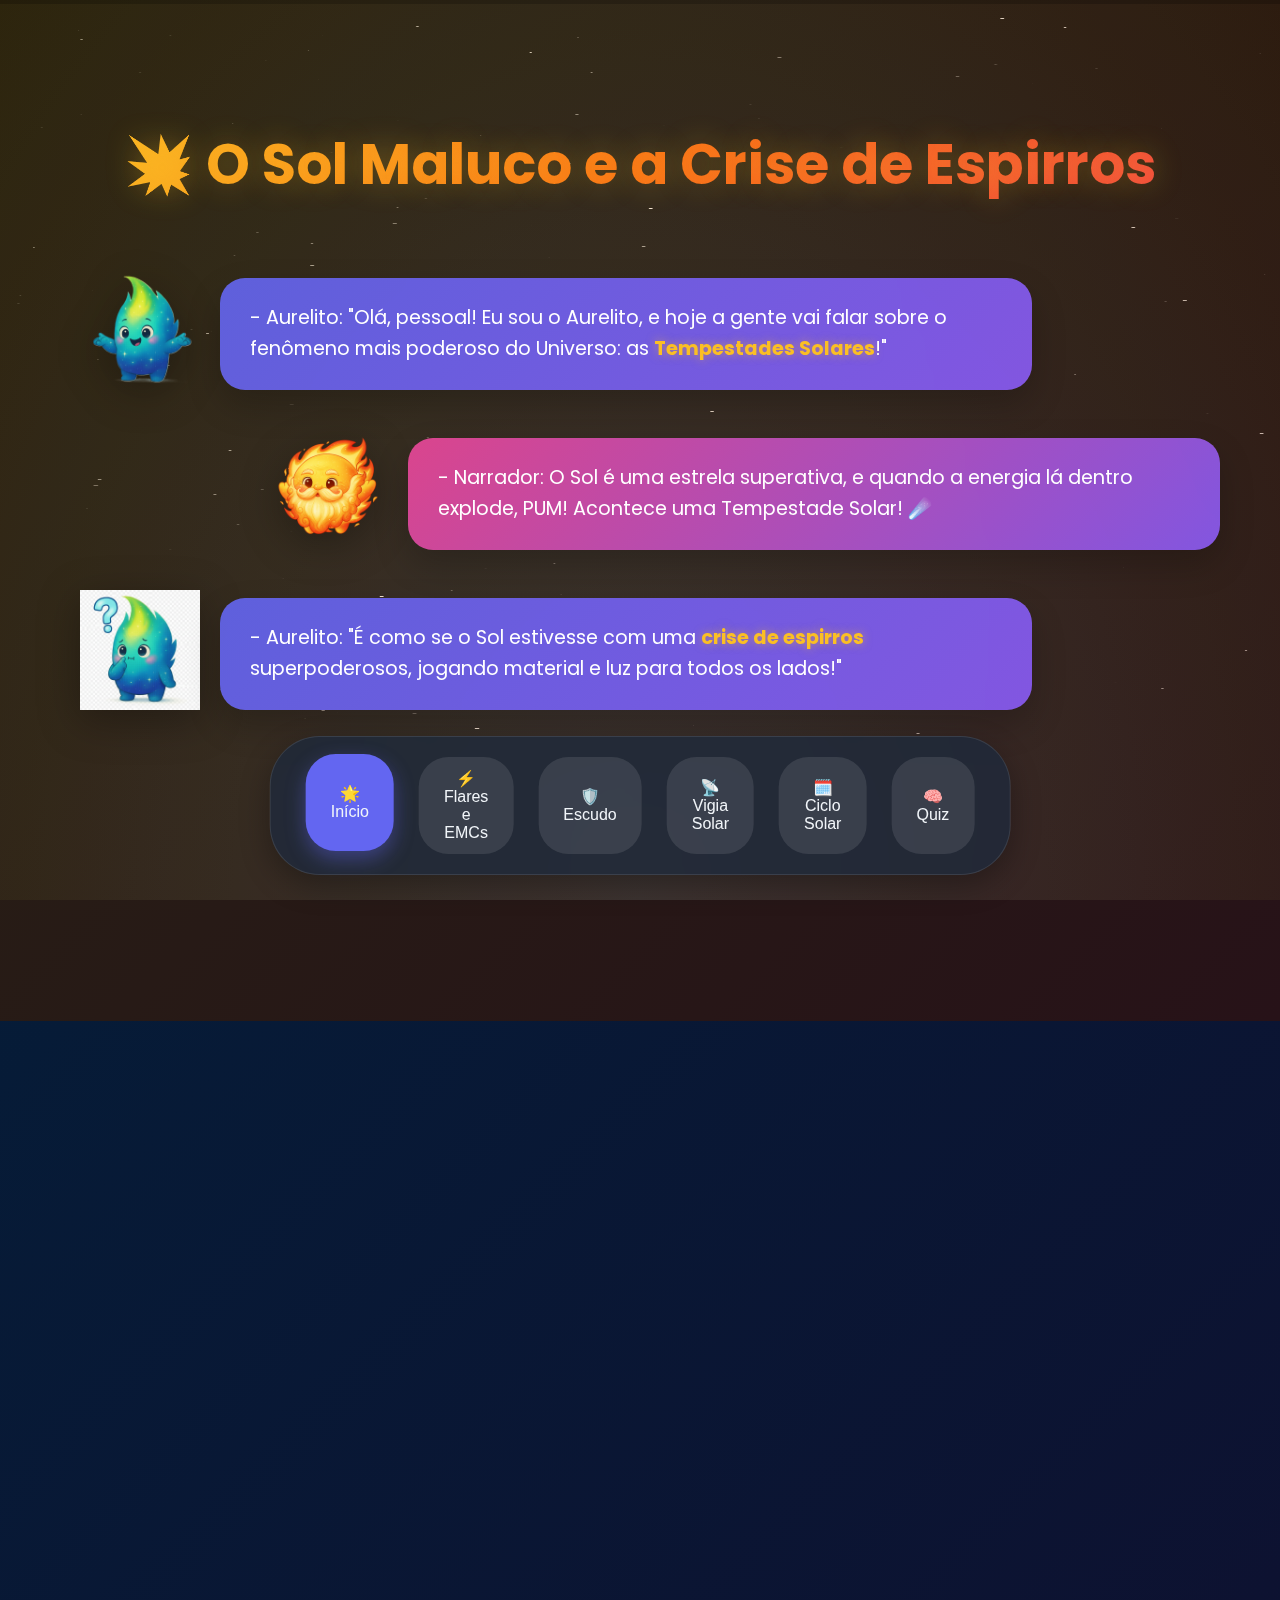
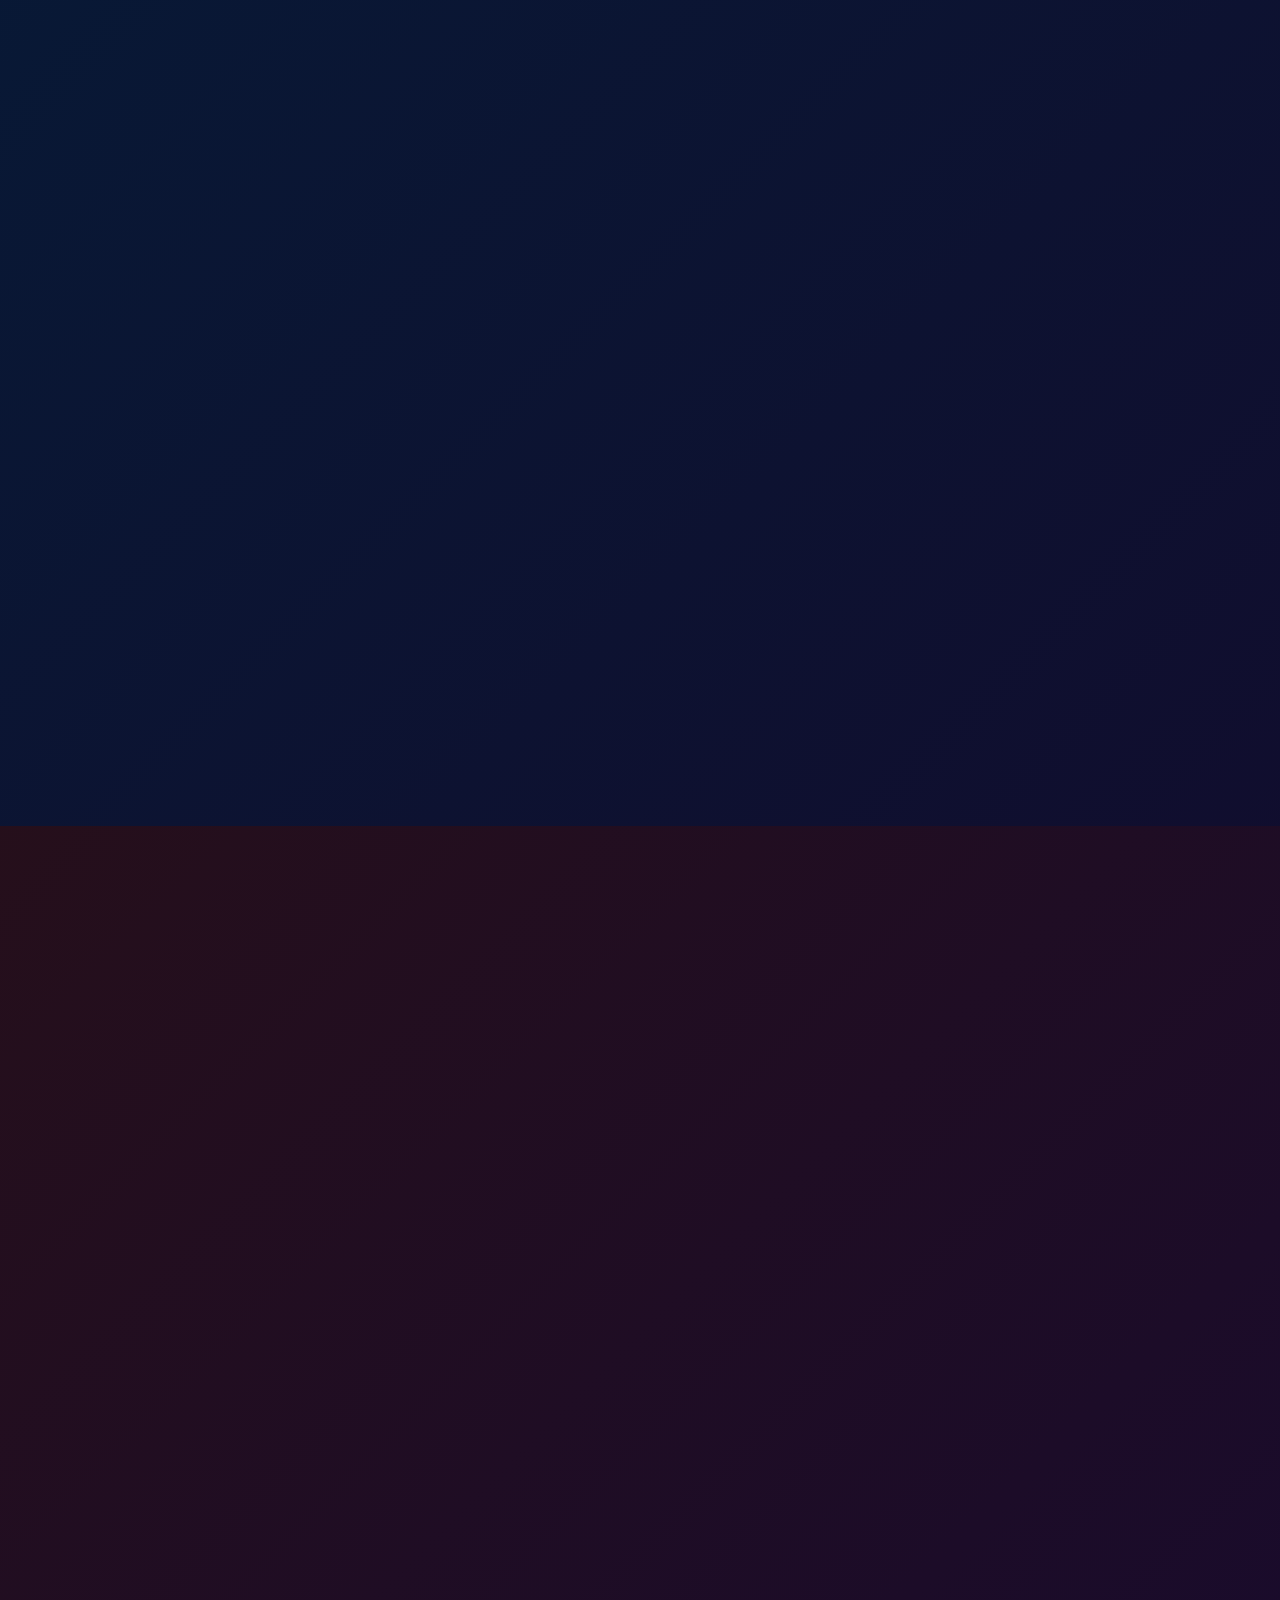
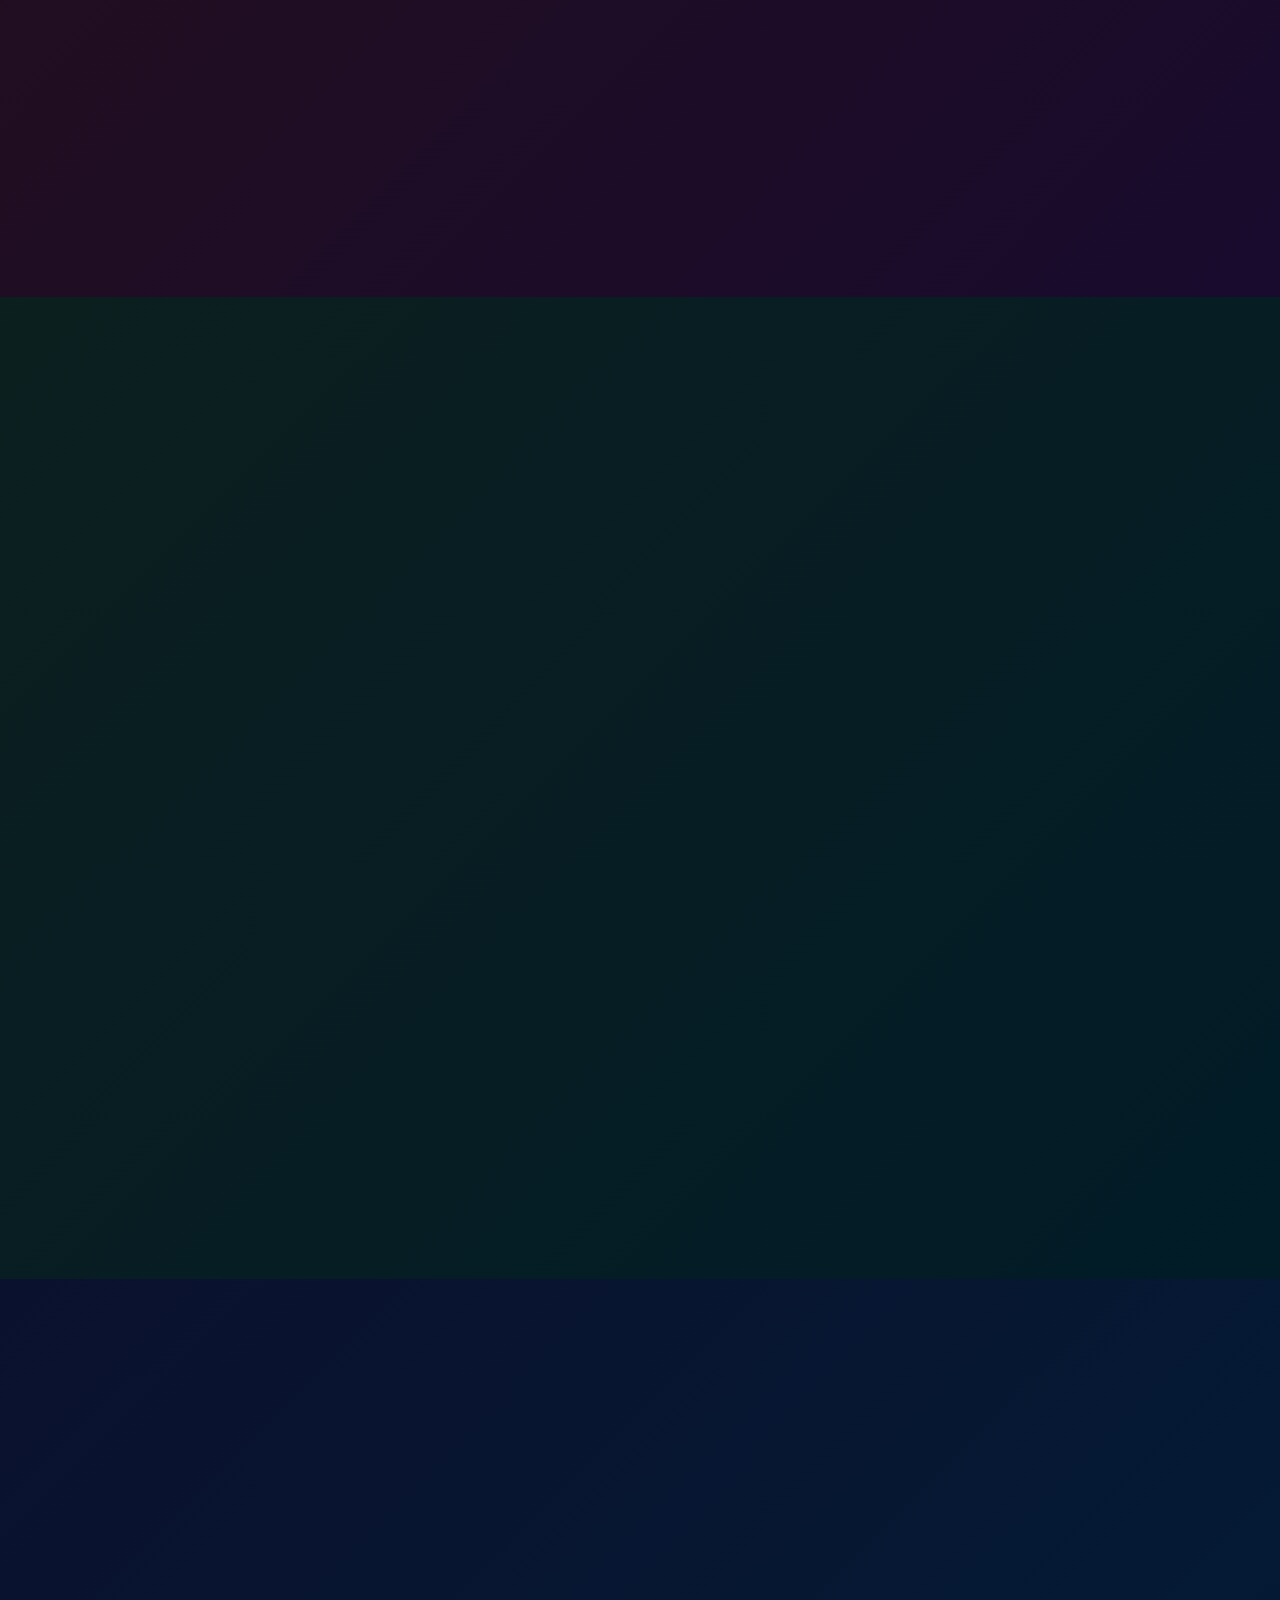
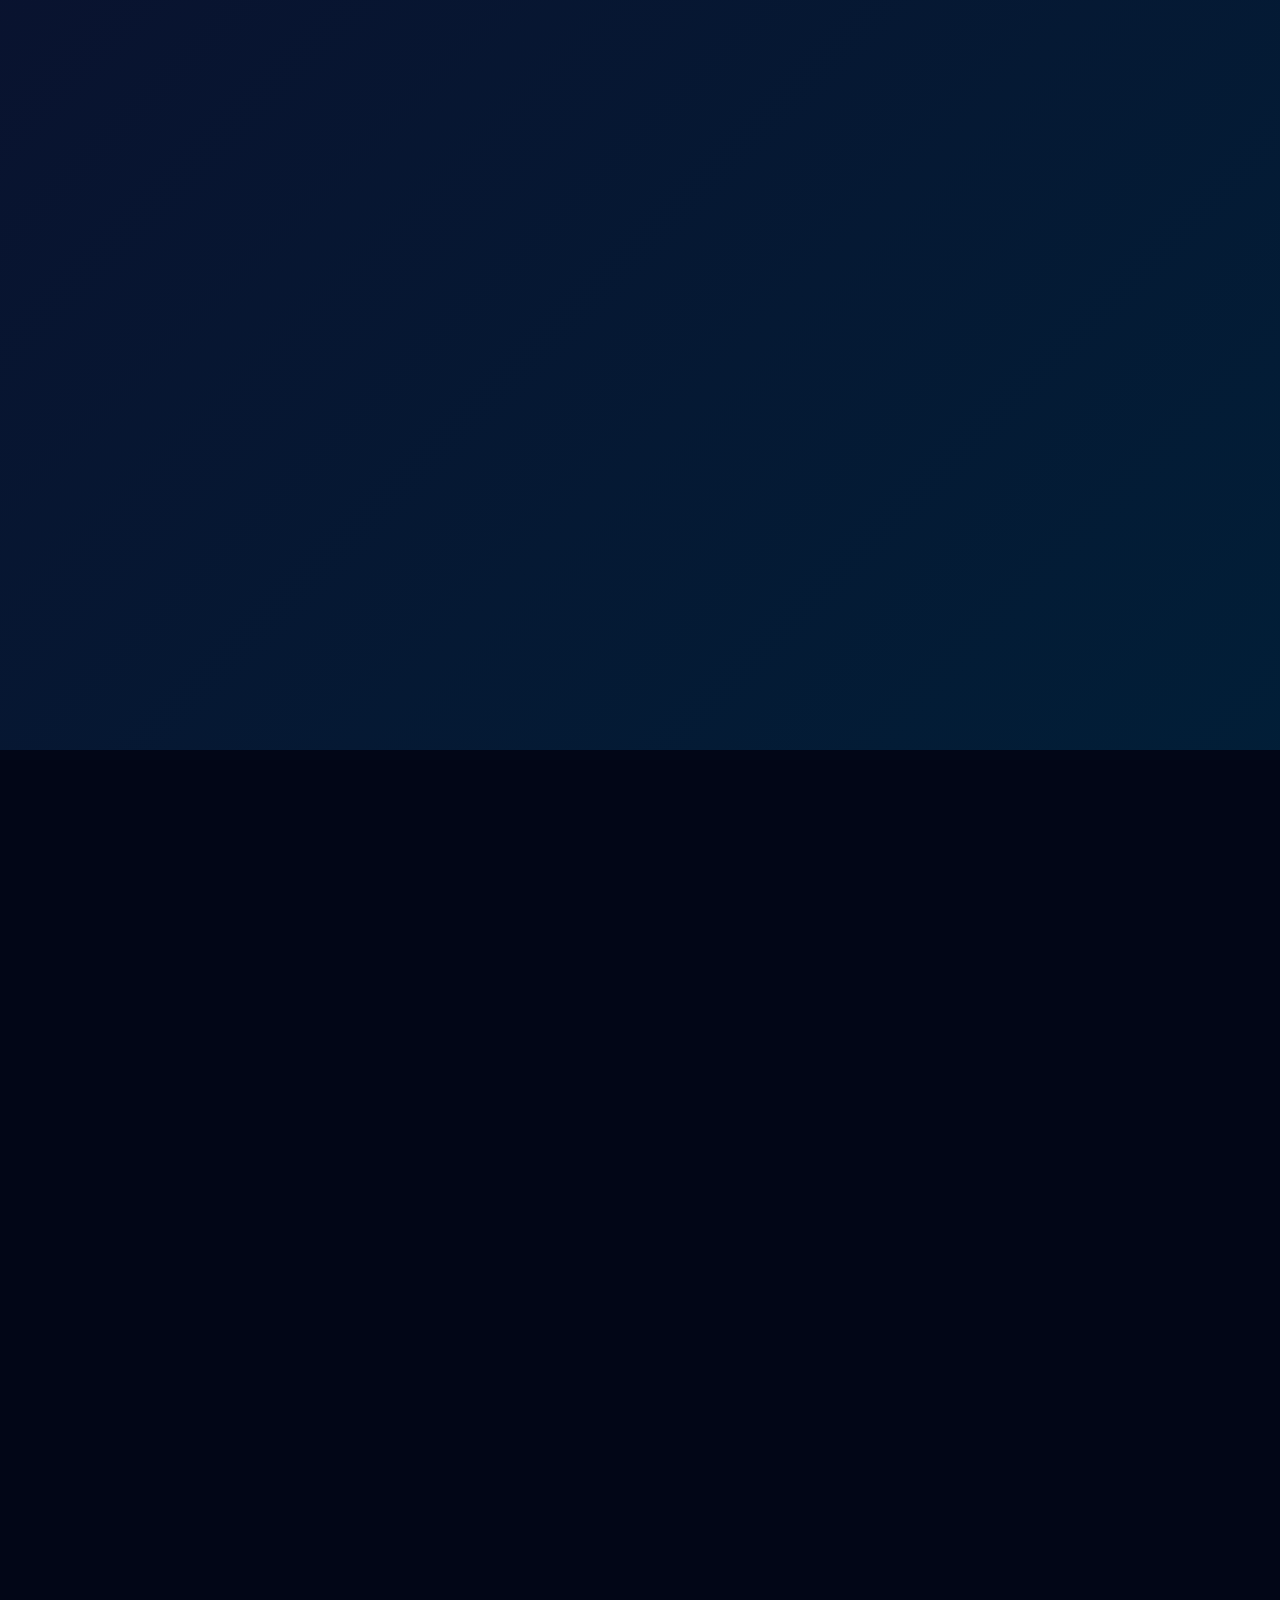
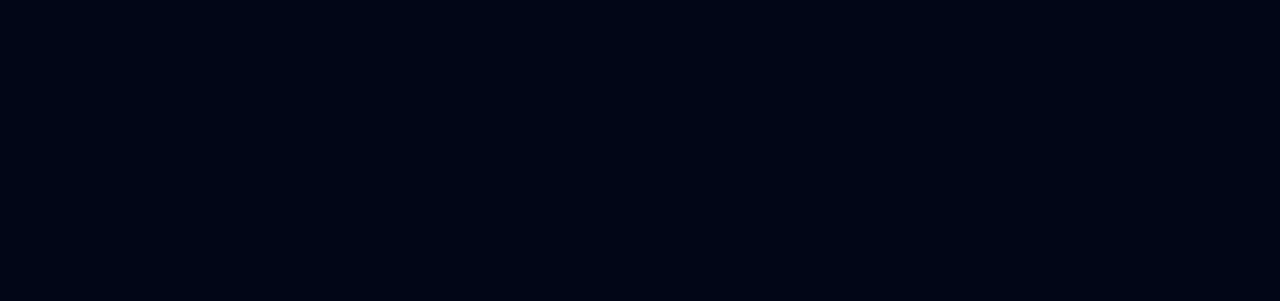
<file: tempestade-solar.html>
<!DOCTYPE html>
<html lang="pt-BR">
<head>
    <meta charset="UTF-8">
    <meta name="viewport" content="width=device-width, initial-scale=1.0">
    <title>A Crise de Espirros do Sol: Desvendando as Tempestades Solares com Aurelito</title>
    <link rel="preconnect" href="https://fonts.googleapis.com">
    <link rel="preconnect" href="https://fonts.gstatic.com" crossorigin>
    <link href="https://fonts.googleapis.com/css2?family=Poppins:wght@300;400;600;700&family=Space+Mono&display=swap" rel="stylesheet">
    <style>
        /* ==========================================
           VARIABLES & RESET
           ========================================== */
        :root {
            --primary-color: #6366f1; /* Roxo/Azul (Aurelito) */
            --secondary-color: #8b5cf6;
            --accent-color: #ec4899; /* Rosa (Luna/Terra) */
            --solar-yellow: #fbbf24;
            --solar-orange: #f97316;
            --solar-red: #ef4444;
            --bg-dark: #0f172a;
            --bg-darker: #020617;
            --text-light: #f1f5f9;
            --text-gray: #94a3b8;
            --card-bg: rgba(30, 41, 59, 0.8);
            --gradient-solar: linear-gradient(135deg, #fbbf24 0%, #f97316 50%, #ef4444 100%);
            --gradient-space: linear-gradient(135deg, #667eea 0%, #764ba2 100%);
            --gradient-mystical: linear-gradient(135deg, #4facfe 0%, #00f2fe 100%);
        }

        * {
            margin: 0;
            padding: 0;
            box-sizing: border-box;
        }

        body {
            font-family: 'Poppins', sans-serif;
            background: var(--bg-darker);
            color: var(--text-light);
            overflow-x: hidden;
            line-height: 1.6;
        }

        html {
            scroll-behavior: smooth;
        }

        /* ==========================================
           PROGRESS BAR
           ========================================== */
        .progress-container {
            position: fixed;
            top: 0;
            left: 0;
            width: 100%;
            height: 4px;
            background: rgba(0, 0, 0, 0.2);
            z-index: 1000;
        }

        .progress-bar {
            height: 100%;
            background: var(--gradient-solar);
            width: 0%;
            transition: width 0.3s ease;
        }

        /* ==========================================
           CANVAS BACKGROUND (STARS & PARTICLES)
           ========================================== */
        #stars-canvas {
            position: fixed;
            top: 0;
            left: 0;
            width: 100%;
            height: 100%;
            z-index: -1;
            background: radial-gradient(ellipse at bottom, #1b2735 0%, #090a0f 100%);
        }

        /* ==========================================
           CHAPTER BACKGROUNDS (AURORA COLORS)
           ========================================== */
        .chapter {
            min-height: 100vh;
            padding: 80px 20px;
            position: relative;
            display: flex;
            flex-direction: column;
            justify-content: center;
            align-items: center;
        }

        .chapter-1 { 
            background: linear-gradient(135deg, rgba(255, 193, 7, 0.15) 0%, rgba(255, 87, 34, 0.15) 100%); 
        } /* Amarelo/Laranja Solar */
        .chapter-2 { 
            background: linear-gradient(135deg, rgba(33, 150, 243, 0.15) 0%, rgba(103, 58, 183, 0.15) 100%); 
        } /* Roxo/Azul do Espaço */
        .chapter-3 { 
            background: linear-gradient(135deg, rgba(244, 67, 54, 0.15) 0%, rgba(156, 39, 176, 0.15) 100%); 
        } /* Roxo/Magenta (Escudo) */
        .chapter-4 { 
            background: linear-gradient(135deg, rgba(76, 175, 80, 0.15) 0%, rgba(0, 150, 136, 0.15) 100%); 
        } /* Verde/Ciano (Polo) */
        .chapter-5 { 
            background: linear-gradient(135deg, rgba(63, 81, 181, 0.15) 0%, rgba(3, 169, 244, 0.15) 100%); 
        } /* Azul Marinho/Azul Claro (Conclusão) */

        /* ==========================================
           DIALOGUE SYSTEM
           ========================================== */
        .dialogue-container {
            max-width: 1200px;
            width: 100%;
            margin: 0 auto;
            padding: 40px 20px;
        }

        .dialogue {
            display: flex;
            align-items: flex-end;
            margin: 40px 0;
            opacity: 0;
            transform: translateY(30px);
            /* Transição Elástica: 0.7s com cubic-bezier elástico */
            transition: all 0.7s cubic-bezier(0.175, 0.885, 0.32, 1.275);
        }

        .dialogue.appear {
            opacity: 1;
            transform: translateY(0);
        }

        .dialogue.left {
            justify-content: flex-start;
        }

        .dialogue.right {
            justify-content: flex-end;
        }

        .dialogue.center {
            justify-content: center;
        }

        .character-avatar {
            width: 120px;
            height: 120px;
            margin: 0 20px;
            flex-shrink: 0;
        }

        .character-avatar img {
            width: 100%;
            height: 100%;
            object-fit: contain;
            filter: drop-shadow(0 10px 20px rgba(0, 0, 0, 0.3));
            animation: float 3s ease-in-out infinite;
        }

        @keyframes float {
            0%, 100% { transform: translateY(0px); }
            50% { transform: translateY(-12px); }
        }

        .speech-bubble {
            max-width: 70%; /* 70% de largura */
            padding: 25px 30px;
            border-radius: 25px;
            position: relative;
            box-shadow: 0 15px 35px rgba(0, 0, 0, 0.2);
            backdrop-filter: blur(10px);
        }

        /* Aurelito (Esquerda) */
        .dialogue.left .speech-bubble {
            background: linear-gradient(135deg, rgba(99, 102, 241, 0.9), rgba(139, 92, 246, 0.9));
            margin-left: 0;
        }

        /* Luna/Narrador (Direita) */
        .dialogue.right .speech-bubble {
            background: linear-gradient(135deg, rgba(236, 72, 153, 0.9), rgba(139, 92, 246, 0.9));
            margin-right: 0;
        }

        .dialogue.center .speech-bubble {
            background: var(--gradient-solar);
            text-align: center;
            margin: 0 auto;
        }
        
        .speech-text {
            font-size: 1.2rem;
            line-height: 1.6;
            color: white;
            margin: 0;
        }

        .speech-text strong {
            color: #fbbf24;
            text-shadow: 0 0 10px rgba(251, 191, 36, 0.5);
        }

        .speech-text em {
            color: #a3e635;
            font-style: normal;
            text-shadow: 0 0 10px rgba(163, 230, 53, 0.5);
        }
 
        /* ==========================================
           CHAPTER TITLES
           ========================================== */
        .chapter-title {
            font-size: 3.5rem;
            font-weight: 700;
            text-align: center;
            margin-bottom: 60px;
            background: var(--gradient-solar);
            -webkit-background-clip: text;
            -webkit-text-fill-color: transparent;
            background-clip: text;
            opacity: 0;
            transform: translateY(-30px);
            transition: all 0.7s cubic-bezier(0.175, 0.885, 0.32, 1.275);
            text-shadow: 0 0 30px rgba(251, 191, 36, 0.3);
        }

        .chapter-title.appear {
            opacity: 1;
            transform: translateY(0);
        }

        /* ==========================================
           HOLOGRAM EFFECT (Terra e Sol)
           ========================================== */
        .hologram-container {
            position: relative;
            width: 350px;
            height: 350px;
            margin: 50px auto;
            opacity: 0;
            transform: scale(0.8);
            transition: all 0.7s cubic-bezier(0.175, 0.885, 0.32, 1.275);
        }

        .hologram-container.appear {
            opacity: 1;
            transform: scale(1);
        }

        .hologram {
            width: 100%;
            height: 100%;
            border-radius: 50%;
            background: var(--gradient-solar);
            position: relative;
            box-shadow: 
                0 0 60px rgba(251, 191, 36, 0.7),
                inset 0 0 60px rgba(239, 68, 68, 0.4);
            animation: hologramPulse 4s ease-in-out infinite;
        }

        @keyframes hologramPulse {
            0%, 100% {
                box-shadow: 
                    0 0 60px rgba(251, 191, 36, 0.7),
                    inset 0 0 60px rgba(239, 68, 68, 0.4);
                transform: scale(1);
            }
            50% {
                box-shadow: 
                    0 0 100px rgba(251, 191, 36, 0.9),
                    inset 0 0 100px rgba(239, 68, 68, 0.6);
                transform: scale(1.05);
            }
        }

        .hologram::before {
            content: '☀️';
            position: absolute;
            top: 50%;
            left: 50%;
            transform: translate(-50%, -50%);
            font-size: 5rem;
            animation: rotate 15s linear infinite;
        }

        @keyframes rotate {
            from { transform: translate(-50%, -50%) rotate(0deg); }
            to { transform: translate(-50%, -50%) rotate(360deg); }
        }

        .sunspots {
            position: absolute;
            background: rgba(0, 0, 0, 0.7);
            border-radius: 50%;
            animation: spotMove 10s ease-in-out infinite;
        }

        .sunspot-1 { 
            width: 25px; 
            height: 25px; 
            top: 25%; 
            left: 20%; 
            animation-delay: 0s; 
        }
        .sunspot-2 { 
            width: 18px; 
            height: 18px; 
            top: 65%; 
            right: 25%; 
            animation-delay: 3s; 
        }
        .sunspot-3 { 
            width: 22px; 
            height: 22px; 
            bottom: 30%; 
            left: 45%; 
            animation-delay: 6s; 
        }

        @keyframes spotMove {
            0%, 100% { 
                opacity: 0.7; 
                transform: scale(1); 
            }
            50% { 
                opacity: 1; 
                transform: scale(1.3); 
            }
        }

        /* ==========================================
           QUIZ SYSTEM
           ========================================== */
        .quiz-container {
            max-width: 900px;
            margin: 80px auto;
            padding: 50px;
            background: var(--card-bg);
            border-radius: 25px;
            backdrop-filter: blur(15px);
            border: 1px solid rgba(255, 255, 255, 0.1);
            opacity: 0;
            transform: translateY(30px);
            transition: all 0.7s cubic-bezier(0.175, 0.885, 0.32, 1.275);
            box-shadow: 0 20px 40px rgba(0, 0, 0, 0.3);
        }

        .quiz-container.appear {
            opacity: 1;
            transform: translateY(0);
        }

        .quiz-header {
            text-align: center;
            margin-bottom: 50px;
        }

        .quiz-title {
            font-size: 3rem;
            background: var(--gradient-solar);
            -webkit-background-clip: text;
            -webkit-text-fill-color: transparent;
            background-clip: text;
            margin-bottom: 15px;
        }

        .quiz-score {
            font-size: 1.3rem;
            color: var(--text-gray);
        }

        .question {
            margin-bottom: 50px;
            display: none;
        }

        .question.active {
            display: block;
            animation: questionAppear 0.5s ease forwards;
        }

        @keyframes questionAppear {
            from { opacity: 0; transform: translateX(30px); }
            to { opacity: 1; transform: translateX(0); }
        }

        .question-text {
            font-size: 1.4rem;
            margin-bottom: 30px;
            color: var(--text-light);
            font-weight: 600;
        }

        .options {
            display: grid;
            gap: 20px;
        }

        .option {
            padding: 20px 25px;
            background: rgba(255, 255, 255, 0.05);
            border: 2px solid transparent;
            border-radius: 15px;
            cursor: pointer;
            transition: all 0.3s ease;
            display: flex;
            align-items: center;
            font-size: 1.1rem;
            position: relative;
        }

        .option:hover {
            background: rgba(255, 255, 255, 0.1);
            transform: translateX(15px);
            box-shadow: 0 5px 15px rgba(0, 0, 0, 0.2);
        }

        .option.selected {
            border-color: var(--primary-color);
            background: rgba(99, 102, 241, 0.2);
        }

        .option.correct {
            border-color: #22c55e;
            background: rgba(34, 197, 94, 0.2);
        }

        .option.incorrect {
            border-color: #ef4444;
            background: rgba(239, 68, 68, 0.2);
        }

        .explanation {
            margin-top: 30px;
            padding: 20px;
            background: rgba(255, 255, 255, 0.05);
            border-radius: 15px;
            border-left: 4px solid var(--solar-orange);
        }

        .quiz-buttons {
            display: flex;
            justify-content: space-between;
            margin-top: 40px;
            flex-wrap: wrap;
            gap: 15px;
        }

        .btn {
            padding: 15px 35px;
            border: none;
            border-radius: 30px;
            font-size: 1.1rem;
            font-weight: 600;
            cursor: pointer;
            transition: all 0.3s ease;
            text-decoration: none;
            display: inline-block;
        }

        .btn-primary {
            background: var(--gradient-solar);
            color: white;
        }

        .btn-secondary {
            background: rgba(255, 255, 255, 0.1);
            color: var(--text-light);
            border: 1px solid rgba(255, 255, 255, 0.2);
        }

        .btn:hover {
            transform: translateY(-3px);
            box-shadow: 0 15px 30px rgba(0, 0, 0, 0.3);
        }

        .btn:disabled {
            opacity: 0.5;
            cursor: not-allowed;
            transform: none;
        }

        /* ==========================================
           CONFETTI ANIMATION
           ========================================== */
        .confetti {
            position: fixed;
            width: 12px;
            height: 12px;
            background: var(--solar-yellow);
            animation: confettiFall 4s linear infinite;
            z-index: 1000;
        }

        @keyframes confettiFall {
            0% {
                transform: translateY(-100vh) rotate(0deg);
                opacity: 1;
            }
            100% {
                transform: translateY(100vh) rotate(720deg);
                opacity: 0;
            }
        }

        /* ==========================================
           NAVIGATION
           ========================================== */
        .fixed-nav {
            position: fixed;
            bottom: 25px;
            left: 50%;
            transform: translateX(-50%);
            background: var(--card-bg);
            backdrop-filter: blur(15px);
            border-radius: 50px;
            padding: 20px 35px;
            display: flex;
            gap: 25px;
            z-index: 999;
            border: 1px solid rgba(255, 255, 255, 0.1);
            box-shadow: 0 10px 30px rgba(0, 0, 0, 0.3);
        }

        .nav-btn {
            padding: 12px 25px;
            border: none;
            border-radius: 30px;
            background: rgba(255, 255, 255, 0.1);
            color: var(--text-light);
            cursor: pointer;
            transition: all 0.3s ease;
            font-size: 1rem;
            font-weight: 500;
        }

        .nav-btn:hover, .nav-btn.active {
            background: var(--primary-color);
            transform: translateY(-3px);
            box-shadow: 0 8px 20px rgba(99, 102, 241, 0.4);
        }

        /* ==========================================
           RESPONSIVE DESIGN
           ========================================== */
        @media (max-width: 768px) {
            .chapter {
                padding: 60px 15px;
            }

            .chapter-title {
                font-size: 2.5rem;
                margin-bottom: 40px;
            }

            .dialogue {
                flex-direction: column;
                align-items: center;
                margin: 30px 0;
            }

            .dialogue.left, .dialogue.right {
                flex-direction: column;
            }

            .character-avatar {
                margin: 0 0 20px 0;
                width: 100px;
                height: 100px;
            }

            .speech-bubble {
                max-width: 90%;
                margin: 0;
                padding: 20px 25px;
            }

            .speech-bubble::before {
                display: none;
            }

            .speech-text {
                font-size: 1.1rem;
            }

            .hologram-container {
                width: 280px;
                height: 280px;
                margin: 40px auto;
            }

            .hologram::before {
                font-size: 4rem;
            }

            .quiz-container {
                margin: 60px 15px;
                padding: 35px 25px;
            }

            .quiz-title {
                font-size: 2.2rem;
            }

            .question-text {
                font-size: 1.2rem;
            }

            .fixed-nav {
                flex-wrap: wrap;
                bottom: 15px;
                padding: 15px 25px;
                gap: 15px;
            }

            .nav-btn {
                padding: 10px 20px;
                font-size: 0.9rem;
            }

            .quiz-buttons {
                flex-direction: column;
                align-items: center;
            }

            .btn {
                width: 100%;
                max-width: 250px;
            }
        }

        @media (max-width: 480px) {
            .chapter {
                padding: 50px 10px;
            }

            .chapter-title {
                font-size: 2rem;
            }

            .speech-text {
                font-size: 1rem;
            }

            .hologram-container {
                width: 220px;
                height: 220px;
            }

            .hologram::before {
                font-size: 3.5rem;
            }

            .quiz-title {
                font-size: 1.8rem;
            }

            .question-text {
                font-size: 1.1rem;
            }

            .option {
                padding: 15px 20px;
                font-size: 1rem;
            }
        }
    </style>
</head>
<body>
    <div class="progress-container">
        <div class="progress-bar" id="progressBar"></div>
    </div>

    <canvas id="stars-canvas"></canvas>

    <section class="chapter chapter-1" id="chapter-1">
        <div class="dialogue-container">
            <h1 class="chapter-title">💥 O Sol Maluco e a Crise de Espirros</h1>
            
            <div class="dialogue left">
                <div class="character-avatar">
                    <img src="./Images/GuideCharacter/Aurelito-2HandsExplanation.png" alt="Aurelito">
                </div>
                <div class="speech-bubble">
                    <p class="speech-text">- Aurelito: "Olá, pessoal! Eu sou o Aurelito, e hoje a gente vai falar sobre o fenômeno mais poderoso do Universo: as <strong>Tempestades Solares</strong>!"</p>
                </div>
            </div>

            <div class="dialogue right">
                <div class="character-avatar">
                    <img src="./Images/GuideCharacter/Senhor_Sol.png" alt="Senhor Sol">
                </div>
                <div class="speech-bubble">
                    <p class="speech-text">- Narrador: O Sol é uma estrela superativa, e quando a energia lá dentro explode, PUM! Acontece uma Tempestade Solar! ☄️</p>
                </div>
            </div>

            <div class="dialogue left">
                <div class="character-avatar">
                    <img src="./Images/GuideCharacter/Aurelito-DoubtFace.png" alt="Aurelito explicando">
                </div>
                <div class="speech-bubble">
                    <p class="speech-text">- Aurelito: "É como se o Sol estivesse com uma <strong>crise de espirros</strong> superpoderosos, jogando material e luz para todos os lados!"</p>
                </div>
            </div>

            <div class="dialogue center">
                <div class="speech-bubble">
                    <p class="speech-text">Os "espirros" são dois tipos de explosões: Flares Solares e Ejeções de Massa Coronal (EMCs). </p>
                </div>
            </div>
        </div>
    </section>

    <section class="chapter chapter-2" id="chapter-2">
        <div class="dialogue-container">
            <h2 class="chapter-title">⚡ O Super Flash e o Tiro de Canhão Solar</h2>
            
            <div class="dialogue left">
                <div class="character-avatar">
                    <img src="./Images/GuideCharacter/Aurelito-left-png.png" alt="Aurelito observando">
                </div>
                <div class="speech-bubble">
                    <p class="speech-text">- Aurelito: "Vejam só! As <strong>Flares Solares</strong> são explosões de luz e raios invisíveis! É um super flash que acende e apaga, liberando energia na velocidade da luz!" 📸</p>
                </div>
            </div>

            <div class="dialogue right">
                <div class="character-avatar">
                    <img src="./Images/GuideCharacter/Senhor_Sol.png" alt="Senhor Sol">
                </div>
                <div class="speech-bubble">
                    <p class="speech-text">- Narrador: Já as <strong>Ejeções de Massa Coronal (EMCs)</strong> são as mais turbulentas! Nuvens gigantescas de gás elétrico arremessadas ao espaço, a milhões de quilômetros por hora! </p>
                </div>
            </div>
            
            <div class="hologram-container">
                <div class="hologram">
                    <div class="sunspots sunspot-1"></div>
                    <div class="sunspots sunspot-2"></div>
                    <div class="sunspots sunspot-3"></div>
                </div>
            </div>

            <div class="dialogue center">
                <div class="speech-bubble">
                    <p class="speech-text">O material das EMCs leva de **um a quatro dias** para viajar do Sol até a Terra! ⏳</p>
                </div>
            </div>
        </div>
    </section>

    <section class="chapter chapter-3" id="chapter-3">
        <div class="dialogue-container">
            <h2 class="chapter-title">🛡️ O Escudo Secreto da Terra (Dica da NASA!)</h2>
            
            <div class="dialogue center">
                <div class="speech-bubble">
                    <p class="speech-text">A Terra tem uma defesa incrível contra as nuvens elétricas do Sol! 🚨</p>
                </div>
            </div>

            <div class="dialogue right">
                <div class="character-avatar">
                    <img src="./Images/GuideCharacter/Senhor_Sol.png" alt="Senhor Sol explicando">
                </div>
                <div class="speech-bubble">
                    <p class="speech-text">- Narrador: O nosso planeta tem um campo de força invisível, o <strong>Campo Magnético</strong>! É a nossa bolha mágica de proteção! 🛡️</p>
                </div>
            </div>

            <div class="dialogue left">
                <div class="character-avatar">
                    <img src="./Images/GuideCharacter/Aurelito-2HandsExplanation.png" alt="Aurelito maravilhado">
                </div>
                <div class="speech-bubble">
                    <p class="speech-text">- Aurelito: "Ele desvia e repele a maior parte dessa energia perigosa para os lados! O escudo nos protege, mas também cria arte!"</p>
                </div>
            </div>
            
            <div class="dialogue center">
                <div class="speech-bubble">
                    <p class="speech-text">Quando a energia solar esbarra no escudo, ela cria o lindo show de luzes das **Auroras**! 🌈</p>
                </div>
            </div>
        </div>
    </section>

    <section class="chapter chapter-4" id="chapter-4">
        <div class="dialogue-container">
            <h2 class="chapter-title">📡 Por Que Ficar de Olho no Sol?</h2>
            
            <div class="dialogue center">
                <div class="speech-bubble">
                    <p class="speech-text">Mesmo com o escudo, tempestades muito fortes podem causar problemas técnicos. </p>
                </div>
            </div>

            <div class="dialogue right">
                <div class="character-avatar">
                    <img src="./Images/GuideCharacter/Senhor_Sol.png" alt="Senhor Sol avisando">
                </div>
                <div class="speech-bubble">
                    <p class="speech-text">- Narrador: A energia solar forte pode dar um 'choque' nos <strong>satélites</strong> de GPS e Internet e causar <strong>apagões</strong> em casos raríssimos de tempestades gigantes! 💥</p>
                </div>
            </div>

            <div class="dialogue left">
                <div class="character-avatar">
                    <img src="./Images/GuideCharacter/Aurelito-2HandsExplanation.png" alt="Aurelito orgulhoso">
                </div>
                <div class="speech-bubble">
                    <p class="speech-text">- Aurelito: "É por isso que cientistas são os <strong>Vigias Solares</strong>! Eles nos dão tempo para proteger os satélites e as redes elétricas! A Ciência é nossa amiga!"</p>
                </div>
            </div>

            <div class="dialogue center">
                <div class="speech-bubble">
                    <p class="speech-text">Monitorar o Sol 24 horas por dia garante nossa internet, luz e segurança. 💻💡</p>
                </div>
            </div>
        </div>
    </section>

    <section class="chapter chapter-5" id="chapter-5">
        <div class="dialogue-container">
            <h2 class="chapter-title">🗓️ Curiosidade do Aurelito: O Calendário do Sol</h2>
            
            <div class="dialogue center">
                <div class="speech-bubble">
                    <p class="speech-text">"MISSÃO CUMPRIDA:" Tempestades Solares Desvendadas ✅</p>
                </div>
            </div>

            <div class="dialogue right">
                <div class="character-avatar">
                    <img src="./Images/GuideCharacter/Senhor_Sol.png" alt="Senhor Sol sábio">
                </div>
                <div class="speech-bubble">
                    <p class="speech-text">- Narrador: O Sol tem um ciclo de atividade que dura cerca de <strong>11 anos</strong>, quando ele fica superagitado e depois mais calmo! 👏</p>
                </div>
            </div>

            <div class="dialogue left">
                <div class="character-avatar">
                    <img src="./Images/GuideCharacter/Aurelito-DoubtFace.png" alt="Aurelito reflexivo">
                </div>
                <div class="speech-bubble">
                    <p class="speech-text">- Aurelito: "É o 'calendário de mau humor' dele! Os cientistas usam esse ciclo para prever o próximo período de maior atividade. Legal, né?"</p>
                </div>
            </div>

            <div class="dialogue center">
                <div class="speech-bubble">
                    <p class="speech-text">Agora, descubra se você dominou o poder do Sol! **Quiz Cósmico** à frente! 🧠</p>
                </div>
            </div>
        </div>
    </section>

    <section class="chapter" id="quiz-section">
        <div class="quiz-container">
            <div class="quiz-header">
                <h2 class="quiz-title">🧠 Quiz Cósmico: O Poder do Sol</h2>
                <p class="quiz-score">Nível de Guia Espacial: <span id="score">0</span>/5 ⭐</p>
            </div>

            <div class="question active" id="question-1">
                <h3 class="question-text">1. De acordo com o Aurelito, o que são as Tempestades Solares comparadas de forma simples no artigo?</h3>
                <div class="options">
                    <div class="option" data-answer="false">A) Aberturas no Sol que formam buracos negros.</div>
                    <div class="option" data-answer="false">B) Grandes erupções vulcânicas na superfície solar.</div>
                    <div class="option" data-answer="true">C) Enormes espirros de energia do Sol.</div>
                    <div class="option" data-answer="false">D) O brilho normal e constante do Sol.</div>
                </div>
                <div class="explanation" style="display: none;">
                    <strong>🎯 Resposta correta:</strong> Aurelito descreve as Tempestades Solares como **enormes espirros de energia** do Sol.
                </div>
            </div>

            <div class="question" id="question-2">
                <h3 class="question-text">2. Qual dos seguintes eventos é descrito como um "super flash" no Sol, liberando principalmente luz e raios-X?</h3>
                <div class="options">
                    <div class="option" data-answer="false">A) Ejeção de Massa Coronal (EMC).</div>
                    <div class="option" data-answer="false">B) Aurora Boreal.</div>
                    <div class="option" data-answer="false">C) Ciclo Solar.</div>
                    <div class="option" data-answer="true">D) Flare Solar.</div>
                </div>
                <div class="explanation" style="display: none;">
                    <strong>🎯 Resposta correta:</strong> A **Flare Solar** é a explosão de luz e raios invisíveis, agindo como um "super flash".
                </div>
            </div>

            <div class="question" id="question-3">
                <h3 class="question-text">3. Segundo dados da NASA mencionados no artigo, quanto tempo pode levar para uma Ejeção de Massa Coronal (EMC) percorrer a distância do Sol até a Terra?</h3>
                <div class="options">
                    <div class="option" data-answer="false">A) Alguns minutos (menos de uma hora).</div>
                    <div class="option" data-answer="false">B) Cerca de seis meses.</div>
                    <div class="option" data-answer="true">C) De um a quatro dias.</div>
                    <div class="option" data-answer="false">D) Aproximadamente 11 anos.</div>
                </div>
                <div class="explanation" style="display: none;">
                    <strong>🎯 Resposta correta:</strong> O material das EMCs leva mais ou menos **de um a quatro dias** para chegar na Terra.
                </div>
            </div>

            <div class="question" id="question-4">
                <h3 class="question-text">4. Qual é a função principal do Campo Magnético Terrestre durante uma Tempestade Solar, de acordo com o texto?</h3>
                <div class="options">
                    <div class="option" data-answer="false">A) Absorver a energia solar e transformá-la em calor.</div>
                    <div class="option" data-answer="true">B) Desviar e repelir a maior parte da energia perigosa para longe do nosso planeta.</div>
                    <div class="option" data-answer="false">C) Acelerar o material da tempestade para fora do Sistema Solar.</div>
                    <div class="option" data-answer="false">D) Gerar a eletricidade que usamos em nossas casas.</div>
                </div>
                <div class="explanation" style="display: none;">
                    <strong>🎯 Resposta correta:</strong> O Campo Magnético age como um super-escudo para **desviar e repelir** a maior parte da energia perigosa.
                </div>
            </div>
            
            <div class="question" id="question-5">
                <h3 class="question-text">5. Qual fenômeno natural é o "espetáculo de luzes" criado quando o material elétrico do Sol interage com o Campo Magnético da Terra?</h3>
                <div class="options">
                    <div class="option" data-answer="false">A) Efeito Estufa.</div>
                    <div class="option" data-answer="false">B) Eclipse Solar.</div>
                    <div class="option" data-answer="true">C) Aurora Boreal ou Austral.</div>
                    <div class="option" data-answer="false">D) Arco-Íris.</div>
                </div>
                <div class="explanation" style="display: none;">
                    <strong>🎯 Resposta correta:</strong> O show de luzes coloridas criado pela interação da energia solar com o campo magnético é a **Aurora Boreal ou Austral**.
                </div>
            </div>
            
            <div class="quiz-buttons">
                <button class="btn btn-secondary" id="skipQuiz" onclick="goToChapter(5)">Pular Quiz 🚀</button>
                <button class="btn btn-primary" id="nextQuestion" disabled>Próxima Pergunta ➡️</button>
                <button class="btn btn-primary" id="finishQuiz" style="display: none;">Finalizar Aventura 🏆</button>
            </div>
        </div>
    </section>

    <nav class="fixed-nav">
        <button class="nav-btn active" onclick="goToChapter(1)">🌟 Início</button>
        <button class="nav-btn" onclick="goToChapter(2)">⚡ Flares e EMCs</button>
        <button class="nav-btn" onclick="goToChapter(3)">🛡️ Escudo</button>
        <button class="nav-btn" onclick="goToChapter(4)">📡 Vigia Solar</button>
        <button class="nav-btn" onclick="goToChapter(5)">🗓️ Ciclo Solar</button>
        <button class="nav-btn" onclick="goToQuiz()">🧠 Quiz</button>
    </nav>

    <script>
        // ==========================================
        // STARS ANIMATION SYSTEM
        // ==========================================
        const canvas = document.getElementById('stars-canvas');
        const ctx = canvas.getContext('2d');

        canvas.width = window.innerWidth;
        canvas.height = document.body.scrollHeight;

        const stars = [];
        const meteors = [];
        const numStars = 300;

        for (let i = 0; i < numStars; i++) {
            stars.push({
                x: Math.random() * canvas.width,
                y: Math.random() * canvas.height,
                radius: Math.random() * 2.5,
                velocity: Math.random() * 0.8,
                opacity: Math.random(),
                twinkleSpeed: Math.random() * 0.03 + 0.01
            });
        }

        function createMeteor() {
            meteors.push({
                x: Math.random() * canvas.width,
                y: -10,
                speed: Math.random() * 3 + 2,
                length: Math.random() * 80 + 20,
                opacity: 1
            });
        }

        setInterval(createMeteor, 3000);

        function animateStars() {
            if (canvas.height !== document.body.scrollHeight) {
                canvas.height = document.body.scrollHeight;
            }

            ctx.clearRect(0, 0, canvas.width, canvas.height);
            
            stars.forEach(star => {
                ctx.beginPath();
                ctx.arc(star.x, star.y, star.radius, 0, Math.PI * 2);
                ctx.fillStyle = `rgba(255, 255, 255, ${star.opacity})`;
                ctx.fill();
                
                star.opacity += (Math.random() - 0.5) * star.twinkleSpeed;
                star.opacity = Math.max(0.1, Math.min(1, star.opacity));
            });

            meteors.forEach((meteor, index) => {
                ctx.beginPath();
                ctx.moveTo(meteor.x, meteor.y);
                ctx.lineTo(meteor.x - meteor.length, meteor.y - meteor.length);
                ctx.strokeStyle = `rgba(255, 215, 0, ${meteor.opacity})`;
                ctx.lineWidth = 2;
                ctx.stroke();

                meteor.y += meteor.speed;
                meteor.x += meteor.speed * 0.5;
                meteor.opacity -= 0.01;

                if (meteor.opacity <= 0 || meteor.y > canvas.height) {
                    meteors.splice(index, 1);
                }
            });
            
            requestAnimationFrame(animateStars);
        }

        animateStars();

        window.addEventListener('resize', () => {
            canvas.width = window.innerWidth;
            canvas.height = document.body.scrollHeight;
        });

        // ==========================================
        // SCROLL-TRIGGERED ANIMATIONS SYSTEM
        // ==========================================
        const observerOptions = {
            threshold: 0.15,
            rootMargin: '0px 0px -50px 0px'
        };

        const observer = new IntersectionObserver((entries) => {
            entries.forEach(entry => {
                if (entry.isIntersecting) {
                    const elements = entry.target.querySelectorAll('.dialogue, .chapter-title, .hologram-container, .quiz-container');
                    elements.forEach((element, index) => {
                        setTimeout(() => {
                            element.classList.add('appear');
                        }, index * 350);
                    });
                } else {
                     const elements = entry.target.querySelectorAll('.dialogue, .chapter-title, .hologram-container, .quiz-container');
                     elements.forEach(element => {
                         element.classList.remove('appear');
                     });
                }
            });
        }, observerOptions);

        document.querySelectorAll('.chapter').forEach(chapter => {
            observer.observe(chapter);
        });

        // ==========================================
        // PROGRESS BAR SYSTEM
        // ==========================================
        function updateProgressBar() {
            const scrollTop = window.pageYOffset;
            const docHeight = document.body.scrollHeight - window.innerHeight;
            const scrollPercent = (scrollTop / docHeight) * 100;
            document.getElementById('progressBar').style.width = scrollPercent + '%';
        }

        window.addEventListener('scroll', updateProgressBar);

        // ==========================================
        // NAVIGATION SYSTEM (Funções Globais)
        // ==========================================
        function goToChapter(chapter) {
            document.getElementById(`chapter-${chapter}`).scrollIntoView({
                behavior: 'smooth'
            });
            updateActiveNav(chapter - 1);
        }

        function goToQuiz() {
            document.getElementById('quiz-section').scrollIntoView({
                behavior: 'smooth'
            });
            updateActiveNav(5);
        }

        function updateActiveNav(activeIndex) {
            const navButtons = document.querySelectorAll('.nav-btn');
            navButtons.forEach((btn, index) => {
                btn.classList.toggle('active', index === activeIndex);
            });
        }

        // Auto-update navigation based on scroll position
        const navObserver = new IntersectionObserver((entries) => {
            entries.forEach(entry => {
                if (entry.isIntersecting) {
                    const sectionId = entry.target.id;
                    if (sectionId.startsWith('chapter-')) {
                        const chapterNum = parseInt(sectionId.split('-')[1]) - 1;
                        updateActiveNav(chapterNum);
                    } else if (sectionId === 'quiz-section') {
                        updateActiveNav(5);
                    }
                }
            });
        }, { threshold: 0.6 });

        document.querySelectorAll('.chapter').forEach(chapter => {
            navObserver.observe(chapter);
        });

        // ==========================================
        // INTERACTIVE QUIZ SYSTEM
        // ==========================================
        let currentQuestion = 1;
        let score = 0;
        let selectedAnswers = {};

        const questions = document.querySelectorAll('.question');
        const nextBtn = document.getElementById('nextQuestion');
        const finishBtn = document.getElementById('finishQuiz');
        const skipBtn = document.getElementById('skipQuiz');
        const scoreElement = document.getElementById('score');

        // Add click handlers to all quiz options
        document.querySelectorAll('.option').forEach(option => {
            option.addEventListener('click', function() {
                const questionElement = this.closest('.question');
                const questionId = questionElement.id;
                
                questionElement.querySelectorAll('.option').forEach(opt => {
                    opt.classList.remove('selected');
                });
                
                this.classList.add('selected');
                selectedAnswers[questionId] = this.dataset.answer === 'true';
                
                nextBtn.disabled = false;
            });
        });

        // Next question button handler
        nextBtn.addEventListener('click', () => {
            const currentQuestionElement = document.getElementById(`question-${currentQuestion}`);
            const options = currentQuestionElement.querySelectorAll('.option');
            const explanation = currentQuestionElement.querySelector('.explanation');
            
            options.forEach(option => {
                if (option.dataset.answer === 'true') {
                    option.classList.add('correct');
                } else if (option.classList.contains('selected')) {
                    option.classList.add('incorrect');
                }
                option.style.pointerEvents = 'none';
            });
            
            explanation.style.display = 'block';
            
            if (selectedAnswers[`question-${currentQuestion}`]) {
                score++;
                scoreElement.textContent = score;
                scoreElement.style.transform = 'scale(1.2)';
                setTimeout(() => {
                    scoreElement.style.transform = 'scale(1)';
                }, 300);
            }
            
            setTimeout(() => {
                currentQuestion++;
                
                if (currentQuestion <= 5) {
                    questions.forEach(q => q.classList.remove('active'));
                    document.getElementById(`question-${currentQuestion}`).classList.add('active');
                    nextBtn.disabled = true;
                    document.getElementById('quiz-section').scrollIntoView({ behavior: 'smooth' });
                } else {
                    nextBtn.style.display = 'none';
                    finishBtn.style.display = 'inline-block';
                    finishBtn.click();
                }
            }, 2500);
        });

        // Finish quiz button handler
        finishBtn.addEventListener('click', () => {
            if (score === 5) {
                createSpectacularConfetti();
                setTimeout(() => {
                    alert('🎉🌟 PERFEITO! INCRÍVEL! 🌟🎉\n\nVocê acertou todas as 5 perguntas!\nAurelito está super orgulhoso de você!\nVocê é um verdadeiro especialista em clima espacial! 🚀✨');
                }, 500);
            } else if (score >= 3) {
                createConfetti();
                setTimeout(() => {
                    alert(`🌟 PARABÉNS! 🌟\n\nVocê acertou ${score} de 5 perguntas!\nUm excelente resultado!\nContinue explorando o universo com Aurelito! 🚀`);
                }, 500);
            } else {
                setTimeout(() => {
                    alert(`🌟 BOM TRABALHO! 🌟\n\nVocê acertou ${score} de 5 perguntas!\nCada pergunta é uma nova descoberta!\nQue tal tentar novamente? Aurelito acredita em você! 🚀💪`);
                }, 500);
            }
            finishBtn.disabled = true;
            skipBtn.disabled = true;
        });

        // Skip quiz button handler
        skipBtn.addEventListener('click', () => {
            if (confirm('🤔 Tem certeza que deseja pular o quiz?\n\nVocê pode aprender muito sobre o clima espacial com essas perguntas divertidas!')) {
                goToChapter(5);
                alert('🚀 Tudo bem! Você pode voltar ao quiz quando quiser.\n\nContinue explorando as aventuras cósmicas do Aurelito! ✨');
            }
        });

        // ==========================================
        // CONFETTI ANIMATION SYSTEM
        // ==========================================
        function createConfetti() {
            const colors = ['#fbbf24', '#f97316', '#ef4444', '#8b5cf6', '#06d6a0', '#ec4899'];
            
            for (let i = 0; i < 80; i++) {
                setTimeout(() => {
                    const confetti = document.createElement('div');
                    confetti.className = 'confetti';
                    confetti.style.left = Math.random() * 100 + '%';
                    confetti.style.backgroundColor = colors[Math.floor(Math.random() * colors.length)];
                    confetti.style.animationDelay = Math.random() * 2 + 's';
                    confetti.style.animationDuration = (Math.random() * 2 + 3) + 's';
                    document.body.appendChild(confetti);
                    
                    setTimeout(() => {
                        confetti.remove();
                    }, 4000);
                }, i * 40);
            }
        }

        function createSpectacularConfetti() {
            const colors = ['#fbbf24', '#f97316', '#ef4444', '#8b5cf6', '#06d6a0', '#ec4899', '#22c55e', '#3b82f6'];
            
            for (let i = 0; i < 150; i++) {
                setTimeout(() => {
                    const confetti = document.createElement('div');
                    confetti.className = 'confetti';
                    confetti.style.left = Math.random() * 100 + '%';
                    confetti.style.backgroundColor = colors[Math.floor(Math.random() * colors.length)];
                    confetti.style.animationDelay = Math.random() * 3 + 's';
                    confetti.style.animationDuration = (Math.random() * 3 + 4) + 's';
                    confetti.style.width = (Math.random() * 8 + 8) + 'px';
                    confetti.style.height = (Math.random() * 8 + 8) + 'px';
                    document.body.appendChild(confetti);
                    
                    setTimeout(() => {
                        confetti.remove();
                    }, 6000);
                }, i * 25);
            }
        }

        // ==========================================
        // AUTO-START ANIMATIONS
        // ==========================================
        document.addEventListener('DOMContentLoaded', () => {
            // Start first chapter animations after a brief delay
            setTimeout(() => {
                const firstChapter = document.getElementById('chapter-1');
                const elements = firstChapter.querySelectorAll('.dialogue, .chapter-title');
                elements.forEach((element, index) => {
                    setTimeout(() => {
                        element.classList.add('appear');
                    }, index * 350); // Sequential animation with 350ms delay
                });
            }, 800);
        });

        // ==========================================
        // KEYBOARD NAVIGATION
        // ==========================================
        document.addEventListener('keydown', (e) => {
            if (e.key === 'ArrowDown' || e.key === ' ') {
                e.preventDefault();
                window.scrollBy(0, window.innerHeight * 0.8);
            } else if (e.key === 'ArrowUp') {
                e.preventDefault();
                window.scrollBy(0, -window.innerHeight * 0.8);
            }
        });
    </script>
</body>
</html>
</file>
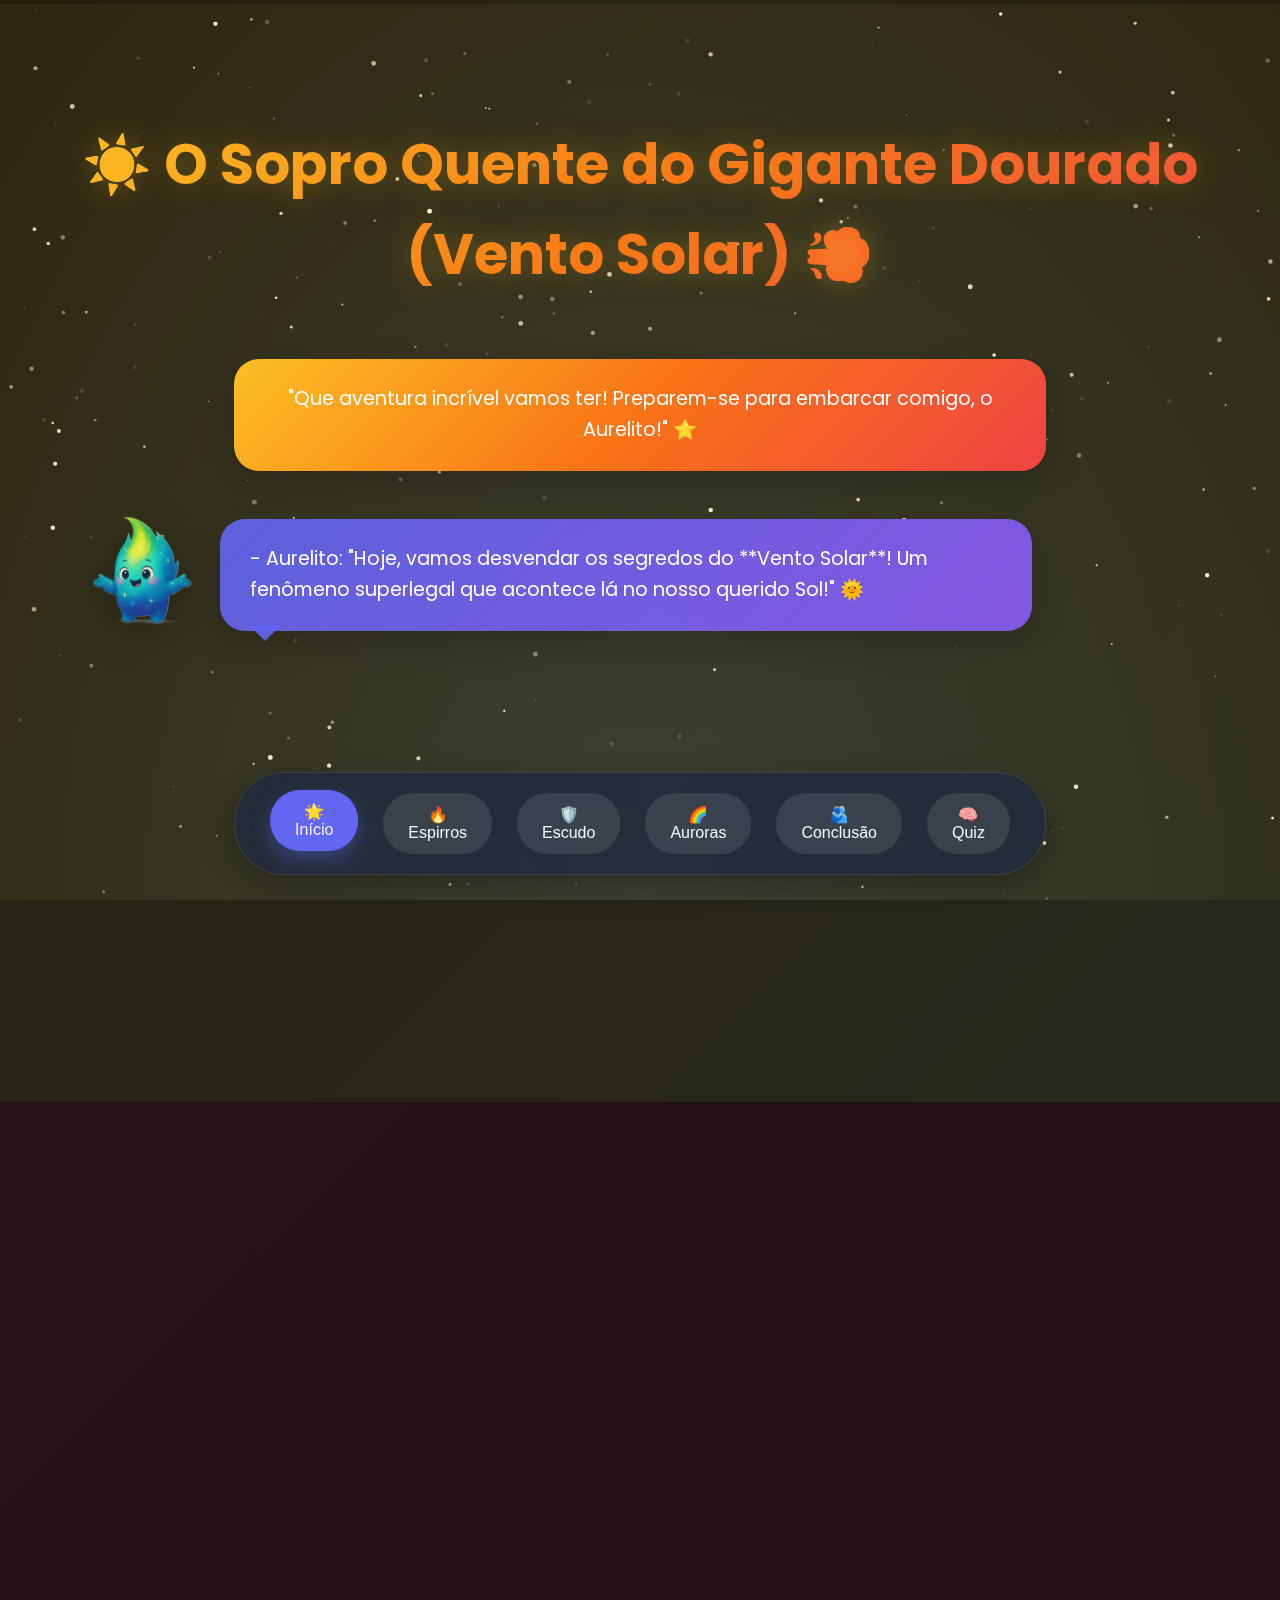
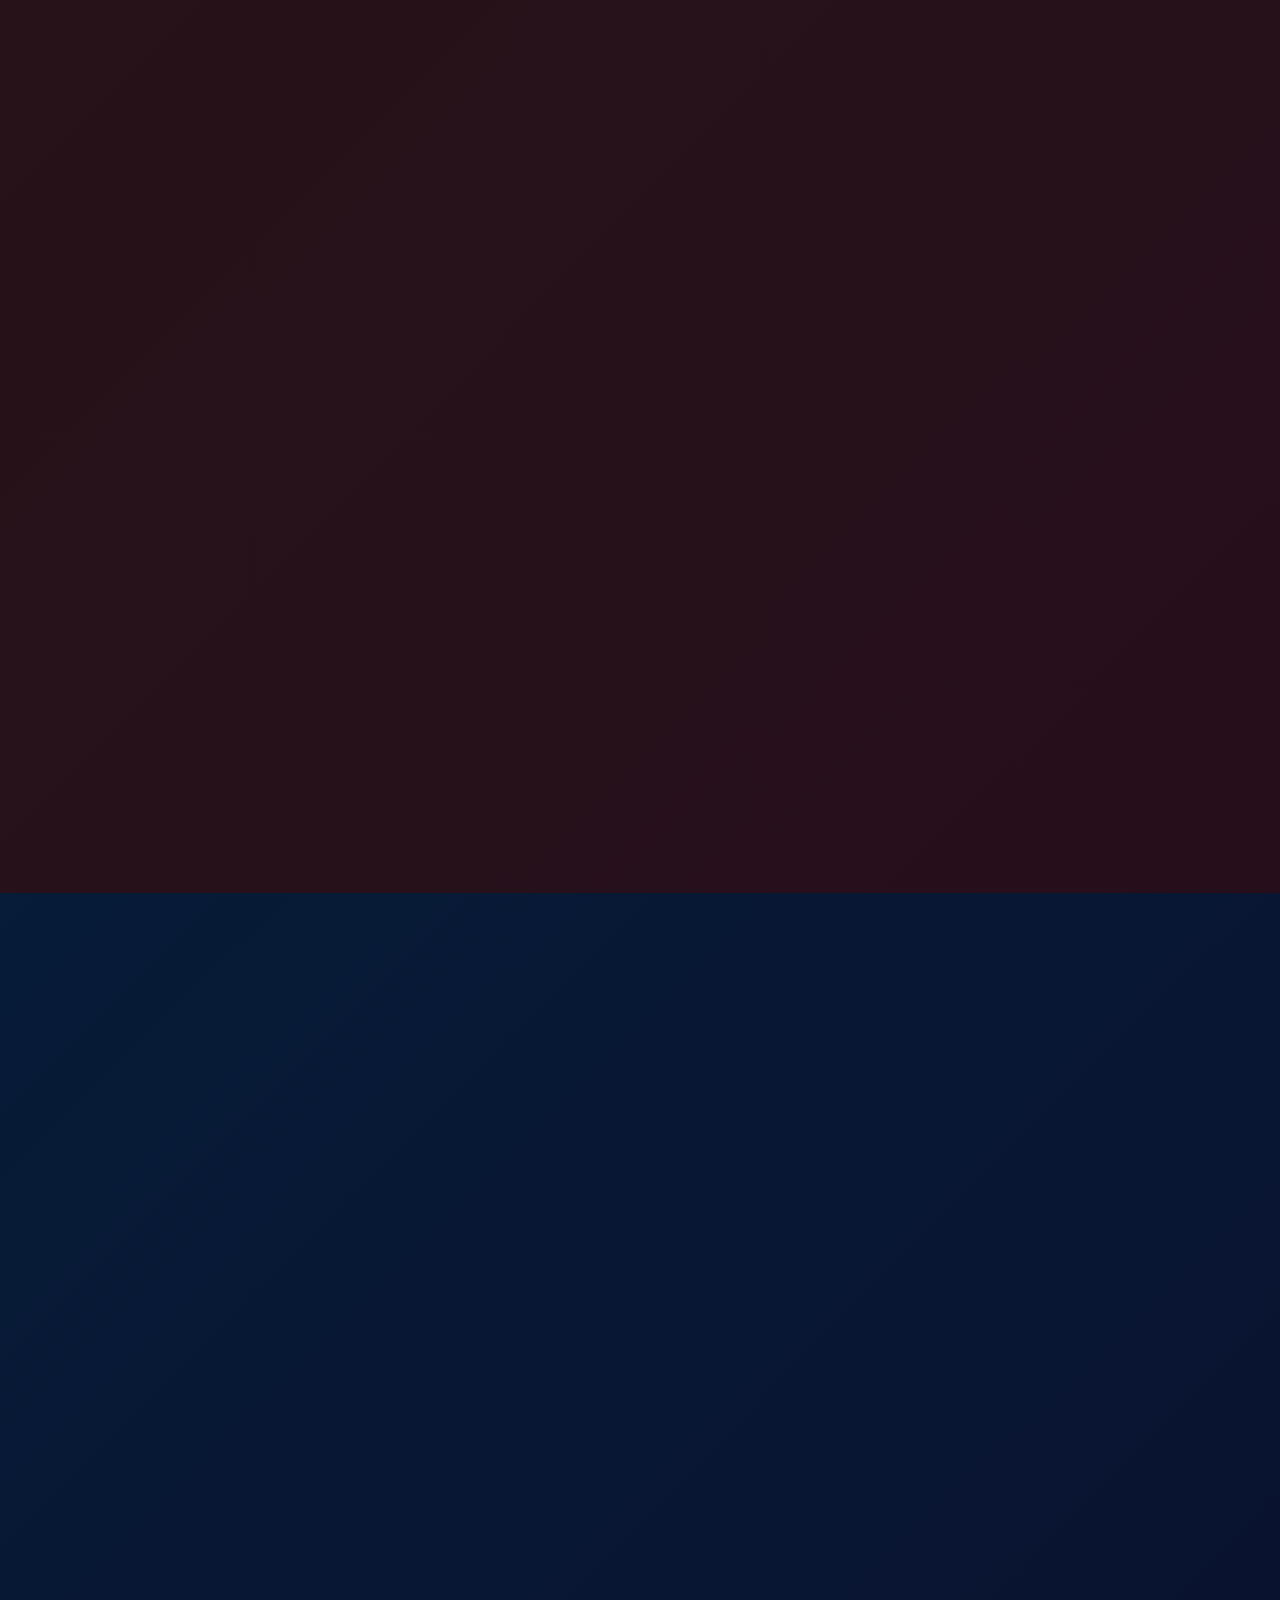
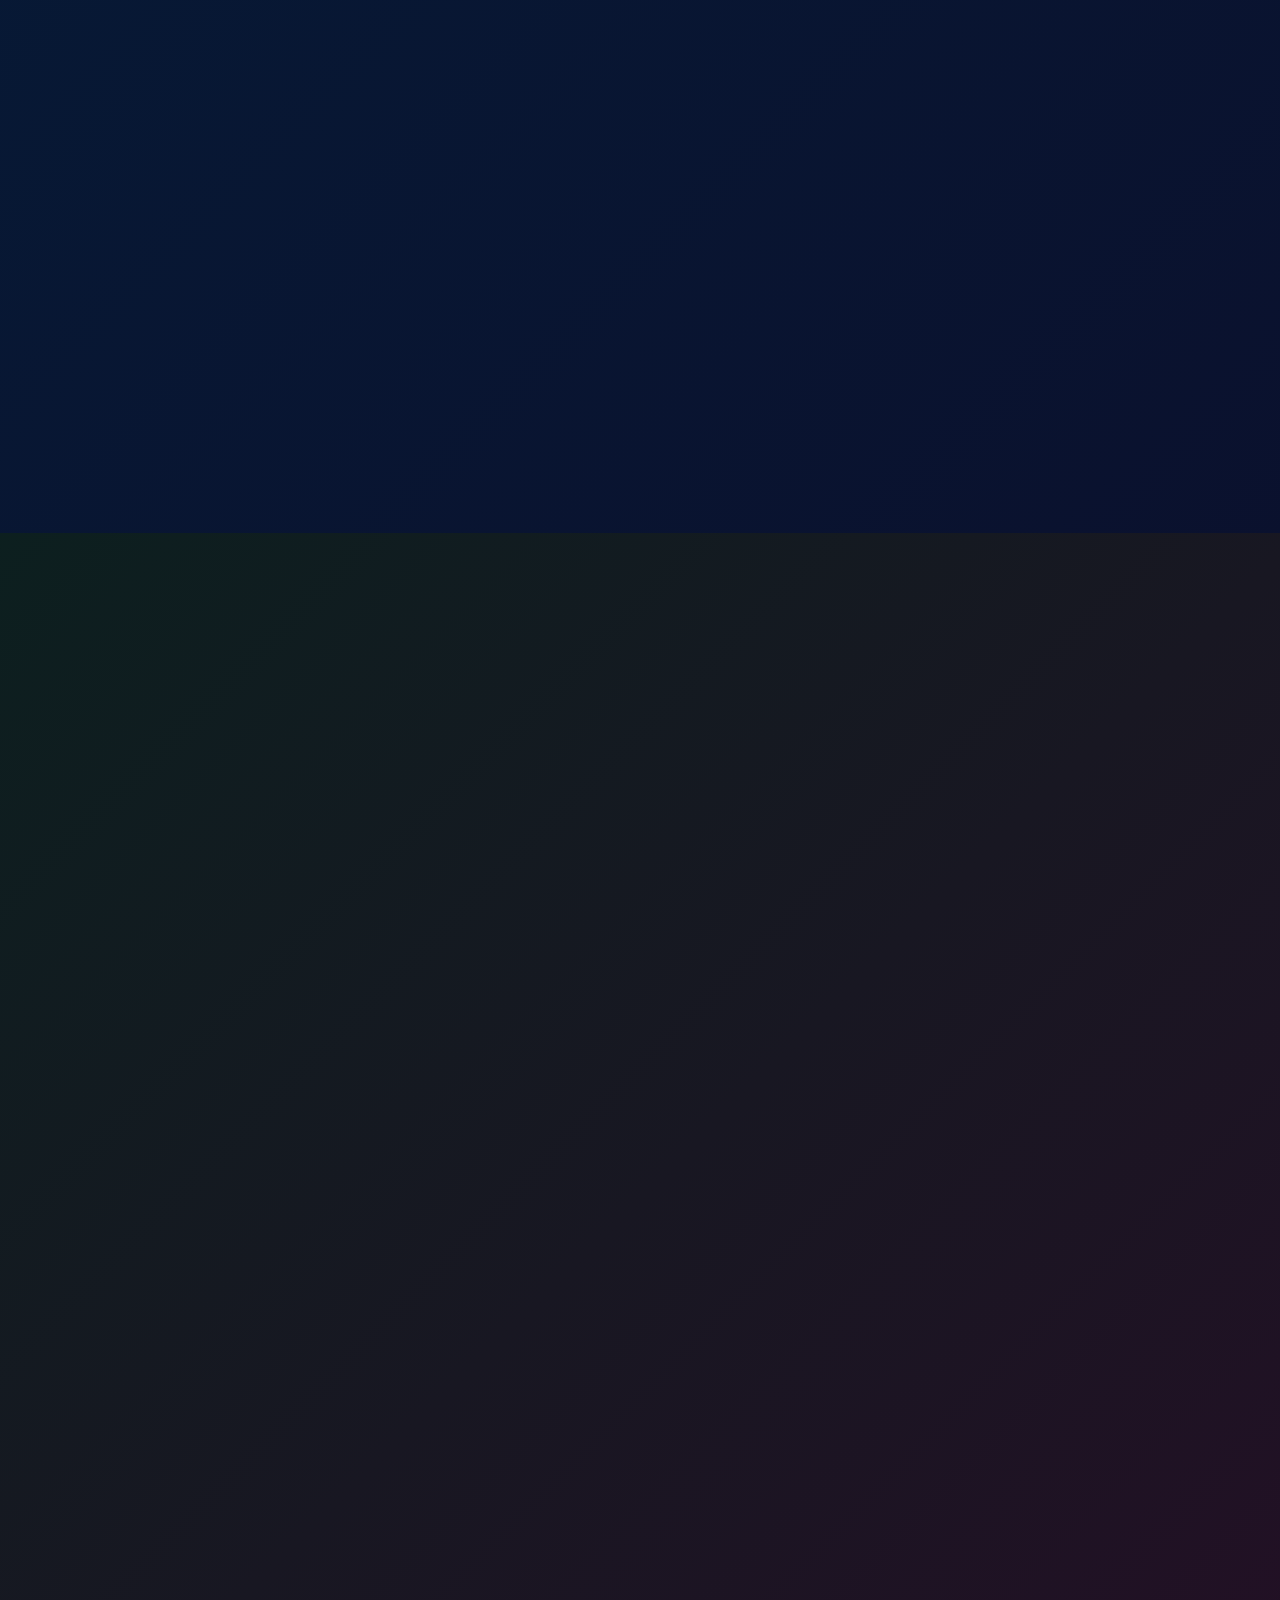
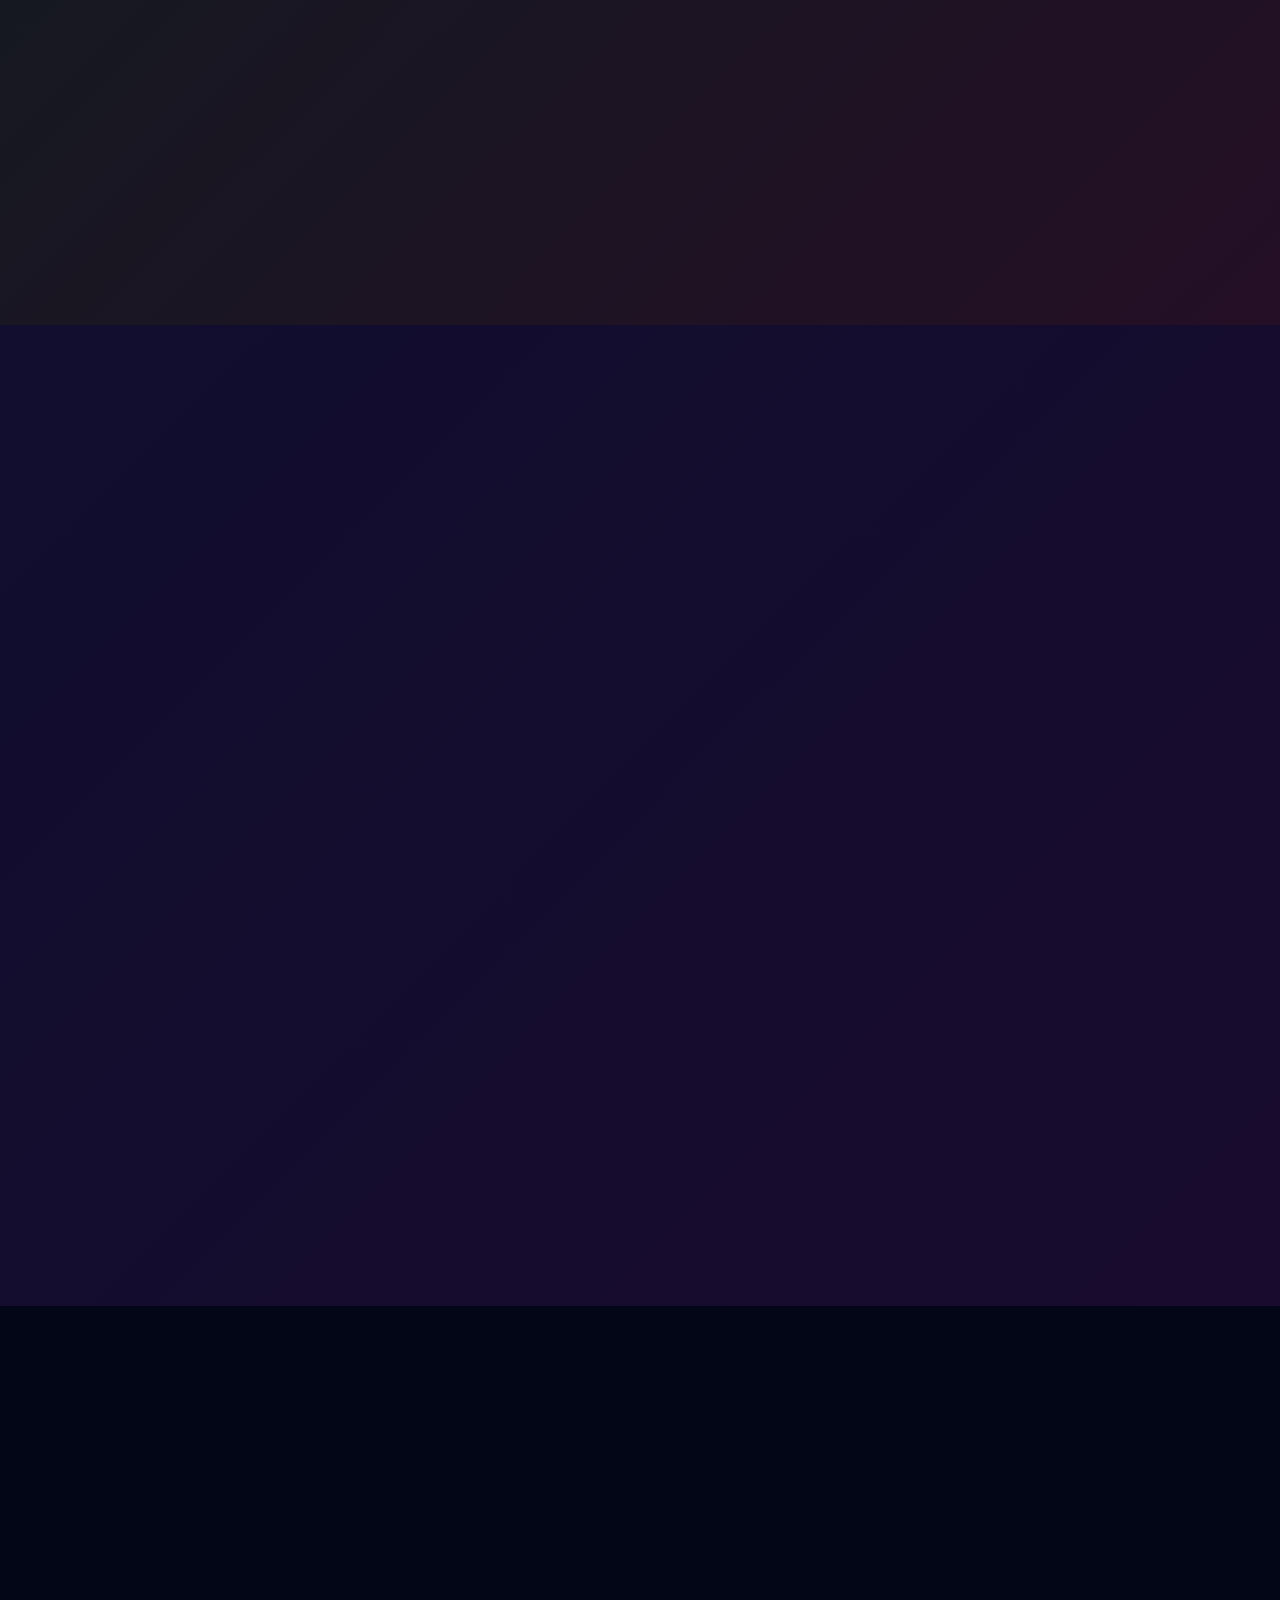
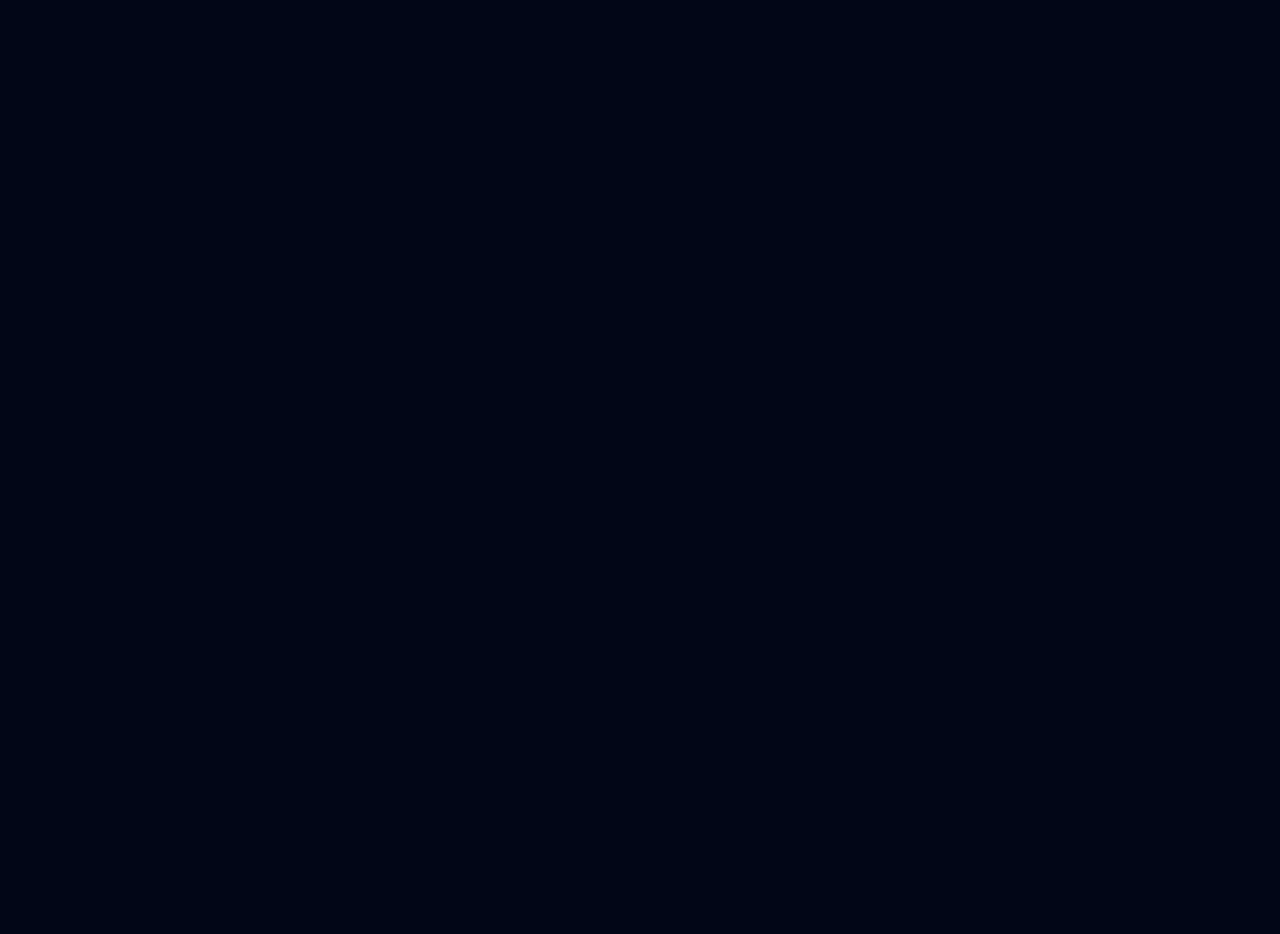
<file: vento-solar.html>
<!DOCTYPE html>
<html lang="pt-BR">
<head>
    <meta charset="UTF-8">
    <meta name="viewport" content="width=device-width, initial-scale=1.0">
    <title>☀️ O Sopro Quente do Gigante Dourado (Vento Solar) 💨</title>
    <link rel="preconnect" href="https://fonts.googleapis.com">
    <link rel="preconnect" href="https://fonts.gstatic.com" crossorigin>
    <link href="https://fonts.googleapis.com/css2?family=Poppins:wght@300;400;600;700&family=Space+Mono&display=swap" rel="stylesheet">
    <style>
        /* ==========================================
           VARIABLES & RESET
           ========================================== */
        :root {
            --primary-color: #6366f1;
            --secondary-color: #8b5cf6;
            --accent-color: #ec4899;
            --solar-yellow: #fbbf24;
            --solar-orange: #f97316;
            --solar-red: #ef4444;
            --bg-dark: #0f172a;
            --bg-darker: #020617;
            --text-light: #f1f5f9;
            --text-gray: #94a3b8;
            --card-bg: rgba(30, 41, 59, 0.8);
            --gradient-solar: linear-gradient(135deg, #fbbf24 0%, #f97316 50%, #ef4444 100%);
            --gradient-space: linear-gradient(135deg, #667eea 0%, #764ba2 100%);
            --gradient-mystical: linear-gradient(135deg, #4facfe 0%, #00f2fe 100%);
            /* New Chapter Colors based on story */
            --chapter-1-bg: linear-gradient(135deg, rgba(255, 193, 7, 0.15) 0%, rgba(255, 235, 59, 0.15) 100%); /* Amarelo-Ouro */
            --chapter-2-bg: linear-gradient(135deg, rgba(255, 87, 34, 0.15) 0%, rgba(244, 67, 54, 0.15) 100%); /* Laranja-Fogo */
            --chapter-3-bg: linear-gradient(135deg, rgba(33, 150, 243, 0.15) 0%, rgba(63, 81, 181, 0.15) 100%); /* Azul-Aço */
            --chapter-4-bg: linear-gradient(135deg, rgba(76, 175, 80, 0.15) 0%, rgba(236, 64, 122, 0.15) 100%); /* Verde-Esmeralda e Rosa-Choque */
            --chapter-5-bg: linear-gradient(135deg, rgba(103, 58, 183, 0.15) 0%, rgba(156, 39, 176, 0.15) 100%); /* Roxo-Estrela */
        }

        * {
            margin: 0;
            padding: 0;
            box-sizing: border-box;
        }

        body {
            font-family: 'Poppins', sans-serif;
            background: var(--bg-darker);
            color: var(--text-light);
            overflow-x: hidden;
            line-height: 1.6;
        }

        html {
            scroll-behavior: smooth;
        }

        /* ==========================================
           PROGRESS BAR
           ========================================== */
        .progress-container {
            position: fixed;
            top: 0;
            left: 0;
            width: 100%;
            height: 4px;
            background: rgba(0, 0, 0, 0.2);
            z-index: 1000;
        }

        .progress-bar {
            height: 100%;
            background: var(--gradient-solar);
            width: 0%;
            transition: width 0.3s ease;
        }

        /* ==========================================
           CANVAS BACKGROUND (STARS & PARTICLES)
           ========================================== */
        #stars-canvas {
            position: fixed;
            top: 0;
            left: 0;
            width: 100%;
            height: 100%;
            z-index: -1;
            background: radial-gradient(ellipse at bottom, #1b2735 0%, #090a0f 100%);
        }

        /* ==========================================
           CHAPTER BACKGROUNDS
           ========================================== */
        .chapter {
            min-height: 100vh;
            padding: 80px 20px;
            position: relative;
            display: flex;
            flex-direction: column;
            justify-content: center;
            align-items: center;
        }

        .chapter-1 { background: var(--chapter-1-bg); }
        .chapter-2 { background: var(--chapter-2-bg); }
        .chapter-3 { background: var(--chapter-3-bg); }
        .chapter-4 { background: var(--chapter-4-bg); }
        .chapter-5 { background: var(--chapter-5-bg); }

        /* ==========================================
           DIALOGUE SYSTEM
           ========================================== */
        .dialogue-container {
            max-width: 1200px;
            width: 100%;
            margin: 0 auto;
            padding: 40px 20px;
        }

        .dialogue {
            display: flex;
            align-items: flex-end;
            margin: 40px 0;
            opacity: 0;
            transform: translateY(30px);
            transition: all 0.7s cubic-bezier(0.175, 0.885, 0.32, 1.275);
        }

        .dialogue.appear {
            opacity: 1;
            transform: translateY(0);
        }

        .dialogue.left {
            justify-content: flex-start;
        }

        .dialogue.right {
            justify-content: flex-end;
        }

        .dialogue.center {
            justify-content: center;
        }

        .character-avatar {
            width: 120px;
            height: 120px;
            margin: 0 20px;
            flex-shrink: 0;
        }

        .character-avatar img {
            width: 100%;
            height: 100%;
            object-fit: contain;
            filter: drop-shadow(0 10px 20px rgba(0, 0, 0, 0.3));
            animation: float 3s ease-in-out infinite;
        }

        @keyframes float {
            0%, 100% { transform: translateY(0px); }
            50% { transform: translateY(-12px); }
        }

        .speech-bubble {
            max-width: 70%;
            padding: 25px 30px;
            border-radius: 25px;
            position: relative;
            box-shadow: 0 15px 35px rgba(0, 0, 0, 0.2);
            backdrop-filter: blur(10px);
        }

        .dialogue.left .speech-bubble {
            background: linear-gradient(135deg, rgba(99, 102, 241, 0.9), rgba(139, 92, 246, 0.9));
            margin-left: 0;
        }

        .dialogue.right .speech-bubble {
            background: linear-gradient(135deg, rgba(236, 72, 153, 0.9), rgba(139, 92, 246, 0.9));
            margin-right: 0;
        }

        .dialogue.center .speech-bubble {
            background: var(--gradient-solar);
            text-align: center;
            margin: 0 auto;
        }

        .speech-bubble::before {
            content: '';
            position: absolute;
            width: 0;
            height: 0;
            bottom: -10px;
        }

        .dialogue.left .speech-bubble::before {
            left: 30px;
            border-left: 15px solid transparent;
            border-right: 15px solid transparent;
            border-top: 15px solid rgba(99, 102, 241, 0.9);
        }

        .dialogue.right .speech-bubble::before {
            right: 30px;
            border-left: 15px solid transparent;
            border-right: 15px solid transparent;
            border-top: 15px solid rgba(236, 72, 153, 0.9);
        }

        .speech-text {
            font-size: 1.2rem;
            line-height: 1.6;
            color: white;
            margin: 0;
        }

        .speech-text strong {
            color: #fbbf24;
            text-shadow: 0 0 10px rgba(251, 191, 36, 0.5);
        }

        .speech-text em {
            color: #a3e635;
            font-style: normal;
            text-shadow: 0 0 10px rgba(163, 230, 53, 0.5);
        }

        /* ==========================================
           CHAPTER TITLES
           ========================================== */
        .chapter-title {
            font-size: 3.5rem;
            font-weight: 700;
            text-align: center;
            margin-bottom: 60px;
            background: var(--gradient-solar);
            -webkit-background-clip: text;
            -webkit-text-fill-color: transparent;
            background-clip: text;
            opacity: 0;
            transform: translateY(-30px);
            transition: all 0.7s cubic-bezier(0.175, 0.885, 0.32, 1.275);
            text-shadow: 0 0 30px rgba(251, 191, 36, 0.3);
        }

        .chapter-title.appear {
            opacity: 1;
            transform: translateY(0);
        }

        /* ==========================================
           HOLOGRAM EFFECT (Reused from original)
           ========================================== */
        .hologram-container {
            position: relative;
            width: 350px;
            height: 350px;
            margin: 50px auto;
            opacity: 0;
            transform: scale(0.8);
            transition: all 0.7s cubic-bezier(0.175, 0.885, 0.32, 1.275);
        }

        .hologram-container.appear {
            opacity: 1;
            transform: scale(1);
        }

        .hologram {
            width: 100%;
            height: 100%;
            border-radius: 50%;
            background: var(--gradient-solar);
            position: relative;
            box-shadow: 
                0 0 60px rgba(251, 191, 36, 0.7),
                inset 0 0 60px rgba(239, 68, 68, 0.4);
            animation: hologramPulse 4s ease-in-out infinite;
        }

        @keyframes hologramPulse {
            0%, 100% {
                box-shadow: 
                    0 0 60px rgba(251, 191, 36, 0.7),
                    inset 0 0 60px rgba(239, 68, 68, 0.4);
                transform: scale(1);
            }
            50% {
                box-shadow: 
                    0 0 100px rgba(251, 191, 36, 0.9),
                    inset 0 0 100px rgba(239, 68, 68, 0.6);
                transform: scale(1.05);
            }
        }

        .hologram::before {
            content: '💨'; /* Changed icon for Vento Solar */
            position: absolute;
            top: 50%;
            left: 50%;
            transform: translate(-50%, -50%);
            font-size: 5rem;
            animation: rotate 15s linear infinite;
        }

        @keyframes rotate {
            from { transform: translate(-50%, -50%) rotate(0deg); }
            to { transform: translate(-50%, -50%) rotate(360deg); }
        }

        .sunspots {
            position: absolute;
            background: rgba(0, 0, 0, 0.7);
            border-radius: 50%;
            animation: spotMove 10s ease-in-out infinite;
        }

        .sunspot-1 { 
            width: 25px; 
            height: 25px; 
            top: 25%; 
            left: 20%; 
            animation-delay: 0s; 
        }
        .sunspot-2 { 
            width: 18px; 
            height: 18px; 
            top: 65%; 
            right: 25%; 
            animation-delay: 3s; 
        }
        .sunspot-3 { 
            width: 22px; 
            height: 22px; 
            bottom: 30%; 
            left: 45%; 
            animation-delay: 6s; 
        }

        @keyframes spotMove {
            0%, 100% { 
                opacity: 0.7; 
                transform: scale(1); 
            }
            50% { 
                opacity: 1; 
                transform: scale(1.3); 
            }
        }

        /* ==========================================
           QUIZ SYSTEM (Reused from original)
           ========================================== */
        .quiz-container {
            max-width: 900px;
            margin: 80px auto;
            padding: 50px;
            background: var(--card-bg);
            border-radius: 25px;
            backdrop-filter: blur(15px);
            border: 1px solid rgba(255, 255, 255, 0.1);
            opacity: 0;
            transform: translateY(30px);
            transition: all 0.7s cubic-bezier(0.175, 0.885, 0.32, 1.275);
            box-shadow: 0 20px 40px rgba(0, 0, 0, 0.3);
        }

        .quiz-container.appear {
            opacity: 1;
            transform: translateY(0);
        }

        .quiz-header {
            text-align: center;
            margin-bottom: 50px;
        }

        .quiz-title {
            font-size: 3rem;
            background: var(--gradient-solar);
            -webkit-background-clip: text;
            -webkit-text-fill-color: transparent;
            background-clip: text;
            margin-bottom: 15px;
        }

        .quiz-score {
            font-size: 1.3rem;
            color: var(--text-gray);
        }

        .question {
            margin-bottom: 50px;
            display: none;
        }

        .question.active {
            display: block;
            animation: questionAppear 0.5s ease forwards;
        }

        @keyframes questionAppear {
            from { opacity: 0; transform: translateX(30px); }
            to { opacity: 1; transform: translateX(0); }
        }

        .question-text {
            font-size: 1.4rem;
            margin-bottom: 30px;
            color: var(--text-light);
            font-weight: 600;
        }

        .options {
            display: grid;
            gap: 20px;
        }

        .option {
            padding: 20px 25px;
            background: rgba(255, 255, 255, 0.05);
            border: 2px solid transparent;
            border-radius: 15px;
            cursor: pointer;
            transition: all 0.3s ease;
            display: flex;
            align-items: center;
            font-size: 1.1rem;
            position: relative;
        }

        .option:hover {
            background: rgba(255, 255, 255, 0.1);
            transform: translateX(15px);
            box-shadow: 0 5px 15px rgba(0, 0, 0, 0.2);
        }

        .option.selected {
            border-color: var(--primary-color);
            background: rgba(99, 102, 241, 0.2);
        }

        .option.correct {
            border-color: #22c55e;
            background: rgba(34, 197, 94, 0.2);
        }

        .option.incorrect {
            border-color: #ef4444;
            background: rgba(239, 68, 68, 0.2);
        }

        .explanation {
            margin-top: 30px;
            padding: 20px;
            background: rgba(255, 255, 255, 0.05);
            border-radius: 15px;
            border-left: 4px solid var(--solar-orange);
        }

        .quiz-buttons {
            display: flex;
            justify-content: space-between;
            margin-top: 40px;
            flex-wrap: wrap;
            gap: 15px;
        }

        .btn {
            padding: 15px 35px;
            border: none;
            border-radius: 30px;
            font-size: 1.1rem;
            font-weight: 600;
            cursor: pointer;
            transition: all 0.3s ease;
            text-decoration: none;
            display: inline-block;
        }

        .btn-primary {
            background: var(--gradient-solar);
            color: white;
        }

        .btn-secondary {
            background: rgba(255, 255, 255, 0.1);
            color: var(--text-light);
            border: 1px solid rgba(255, 255, 255, 0.2);
        }

        .btn:hover {
            transform: translateY(-3px);
            box-shadow: 0 15px 30px rgba(0, 0, 0, 0.3);
        }

        .btn:disabled {
            opacity: 0.5;
            cursor: not-allowed;
            transform: none;
        }

        /* ==========================================
           CONFETTI ANIMATION (Reused from original)
           ========================================== */
        .confetti {
            position: fixed;
            width: 12px;
            height: 12px;
            background: var(--solar-yellow);
            animation: confettiFall 4s linear infinite;
            z-index: 1000;
        }

        @keyframes confettiFall {
            0% {
                transform: translateY(-100vh) rotate(0deg);
                opacity: 1;
            }
            100% {
                transform: translateY(100vh) rotate(720deg);
                opacity: 0;
            }
        }

        /* ==========================================
           NAVIGATION (Reused from original)
           ========================================== */
        .fixed-nav {
            position: fixed;
            bottom: 25px;
            left: 50%;
            transform: translateX(-50%);
            background: var(--card-bg);
            backdrop-filter: blur(15px);
            border-radius: 50px;
            padding: 20px 35px;
            display: flex;
            gap: 25px;
            z-index: 999;
            border: 1px solid rgba(255, 255, 255, 0.1);
            box-shadow: 0 10px 30px rgba(0, 0, 0, 0.3);
        }

        .nav-btn {
            padding: 12px 25px;
            border: none;
            border-radius: 30px;
            background: rgba(255, 255, 255, 0.1);
            color: var(--text-light);
            cursor: pointer;
            transition: all 0.3s ease;
            font-size: 1rem;
            font-weight: 500;
        }

        .nav-btn:hover, .nav-btn.active {
            background: var(--primary-color);
            transform: translateY(-3px);
            box-shadow: 0 8px 20px rgba(99, 102, 241, 0.4);
        }

        /* ==========================================
           RESPONSIVE DESIGN (Reused from original)
           ========================================== */
        @media (max-width: 768px) {
            .chapter {
                padding: 60px 15px;
            }

            .chapter-title {
                font-size: 2.5rem;
                margin-bottom: 40px;
            }

            .dialogue {
                flex-direction: column;
                align-items: center;
                margin: 30px 0;
            }

            .dialogue.left, .dialogue.right {
                flex-direction: column;
            }

            .character-avatar {
                margin: 0 0 20px 0;
                width: 100px;
                height: 100px;
            }

            .speech-bubble {
                max-width: 90%;
                margin: 0;
                padding: 20px 25px;
            }

            .speech-bubble::before {
                display: none;
            }

            .speech-text {
                font-size: 1.1rem;
            }

            .hologram-container {
                width: 280px;
                height: 280px;
                margin: 40px auto;
            }

            .hologram::before {
                font-size: 4rem;
            }

            .quiz-container {
                margin: 60px 15px;
                padding: 35px 25px;
            }

            .quiz-title {
                font-size: 2.2rem;
            }

            .question-text {
                font-size: 1.2rem;
            }

            .fixed-nav {
                flex-wrap: wrap;
                bottom: 15px;
                padding: 15px 25px;
                gap: 15px;
            }

            .nav-btn {
                padding: 10px 20px;
                font-size: 0.9rem;
            }

            .quiz-buttons {
                flex-direction: column;
                align-items: center;
            }

            .btn {
                width: 100%;
                max-width: 250px;
            }
        }

        @media (max-width: 480px) {
            .chapter {
                padding: 50px 10px;
            }

            .chapter-title {
                font-size: 2rem;
            }

            .speech-text {
                font-size: 1rem;
            }

            .hologram-container {
                width: 220px;
                height: 220px;
            }

            .hologram::before {
                font-size: 3.5rem;
            }

            .quiz-title {
                font-size: 1.8rem;
            }

            .question-text {
                font-size: 1.1rem;
            }

            .option {
                padding: 15px 20px;
                font-size: 1rem;
            }
        }
    </style>
</head>
<body>
    <div class="progress-container">
        <div class="progress-bar" id="progressBar"></div>
    </div>

    <canvas id="stars-canvas"></canvas>

    <section class="chapter chapter-1" id="chapter-1">
        <div class="dialogue-container">
            <h1 class="chapter-title">☀️ O Sopro Quente do Gigante Dourado (Vento Solar) 💨</h1>
            
            <div class="dialogue center">
                <div class="speech-bubble">
                    <p class="speech-text">"Que aventura incrível vamos ter! Preparem-se para embarcar comigo, o Aurelito!" ⭐</p>
                </div>
            </div>

            <div class="dialogue left">
                <div class="character-avatar">
                    <img src="./Images/GuideCharacter/Aurelito-2HandsExplanation.png" alt="Aurelito animado">
                </div>
                <div class="speech-bubble">
                    <p class="speech-text">- Aurelito: "Hoje, vamos desvendar os segredos do **Vento Solar**! Um fenômeno superlegal que acontece lá no nosso querido Sol!" 🌞</p>
                </div>
            </div>

            <div class="dialogue right">
                <div class="speech-bubble">
                    <p class="speech-text">"Sabiam que o Sol não para de 'soprar'? Não é um sopro de ar, é muito, muito mais poderoso!" 💨</p>
                </div>
                <div class="character-avatar">
                    <img src="./Images/GuideCharacter/Aurelito-right.png" alt="Aurelito explicando">
                </div>
            </div>

            <div class="dialogue center">
                <div class="speech-bubble">
                    <p class="speech-text">O Vento Solar é como um **chuveiro de minúsculas bolinhas e raios de luz** que viajam em uma velocidade incrível! 🚀</p>
                </div>
            </div>
        </div>
    </section>

    <section class="chapter chapter-2" id="chapter-2">
        <div class="dialogue-container">
            <h2 class="chapter-title">💥 Espirros e Arrotos Solares: As Tempestades</h2>
            
            <div class="dialogue left">
                <div class="character-avatar">
                    <img src="./Images/GuideCharacter/Aurelito-DoubtFace.png" alt="Aurelito perguntando">
                </div>
                <div class="speech-bubble">
                    <p class="speech-text">"O Vento Solar é constante, mas às vezes, o Sol fica um pouquinho 'nervoso' e dá uns... espirros!" ☄️</p>
                </div>
            </div>

            <div class="hologram-container">
                <div class="hologram">
                    <div class="sunspots sunspot-1"></div>
                    <div class="sunspots sunspot-2"></div>
                    <div class="sunspots sunspot-3"></div>
                </div>
            </div>

            <div class="dialogue right">
                <div class="speech-bubble">
                    <p class="speech-text">"Chamamos isso de **Variações do Vento Solar** ou, nos casos mais fortes, de **Tempestades Solares**!" ⚡</p>
                </div>
                <div class="character-avatar">
                    <img src="./Images/GuideCharacter/Aurelito-left-png.png" alt="Aurelito sério">
                </div>
            </div>

            <div class="dialogue center">
                <div class="speech-bubble">
                    <p class="speech-text">O Sol solta um grande arroto de energia em forma de **Chamas Solares** (erupções de luz) ou **Ejeções de Massa Coronal (EMC)** (gigantescas bolhas de gás)! 🎈</p>
                </div>
            </div>
        </div>
    </section>

    <section class="chapter chapter-3" id="chapter-3">
        <div class="dialogue-container">
            <h2 class="chapter-title">🛡️ O Escudo Mágico da Terra: A Magnetosfera</h2>
            
            <div class="dialogue left">
                <div class="character-avatar">
                    <img src="./Images/GuideCharacter/Aurelito-2HandsExplanation.png" alt="Aurelito ensinando">
                </div>
                <div class="speech-bubble">
                    <p class="speech-text">"Chegou a parte mais legal! A Terra tem uma armadura invisível e superpoderosa chamada **Magnetosfera**!" 🛡️🌍</p>
                </div>
            </div>

            <div class="dialogue right">
                <div class="speech-bubble">
                    <p class="speech-text">"Ela é como se a Terra fosse um ímã gigante, e a Magnetosfera é o seu **campo de força protetor**!" ✨</p>
                </div>
                <div class="character-avatar">
                    <img src="./Images/GuideCharacter/Aurelito-right.png" alt="Aurelito explicativo">
                </div>
            </div>

            <div class="dialogue center">
                <div class="speech-bubble">
                    <p class="speech-text">PROTEÇÃO CÓSMICA: Desvio de Partículas Perigosas! ✅</p>
                </div>
            </div>

            <div class="dialogue left">
                <div class="character-avatar">
                    <img src="./Images/GuideCharacter/Aurelito-left-png.png" alt="Aurelito demonstrando">
                </div>
                <div class="speech-bubble">
                    <p class="speech-text">"Quando as partículas do Vento Solar chegam, a Magnetosfera age como um super-herói: ela **desvia as bolinhas e os raios perigosos**!" 🧤</p>
                </div>
            </div>

            <div class="dialogue right">
                <div class="speech-bubble">
                    <p class="speech-text">"A maioria das partículas fica presa nas bordas ou é obrigada a dar a volta. Que sorte a nossa ter essa proteção natural!" 💚</p>
                </div>
                <div class="character-avatar">
                    <img src="./Images/GuideCharacter/Aurelito-DoubtFace.png" alt="Aurelito orgulhoso">
                </div>
            </div>
        </div>
    </section>

    <section class="chapter chapter-4" id="chapter-4">
        <div class="dialogue-container">
            <h2 class="chapter-title">✨ A Dança das Cores no Céu: As Auroras</h2>
            
            <div class="dialogue center">
                <div class="speech-bubble">
                    <p class="speech-text">"UM PRESENTE DA TERRA:" Transformação de Energia! 🎁</p>
                </div>
            </div>

            <div class="dialogue left">
                <div class="character-avatar">
                    <img src="./Images/GuideCharacter/Aurelito-DoubtFace.png" alt="Aurelito sério">
                </div>
                <div class="speech-bubble">
                    <p class="speech-text">"O escudo é tão incrível que, ao desviar o Vento Solar, ele nos dá um presente maravilhoso!" 🌌</p>
                </div>
            </div>

            <div class="dialogue right">
                <div class="speech-bubble">
                    <p class="speech-text">"Algumas partículas conseguem entrar só pelos 'cantinhos', perto dos polos da Terra (Norte e Sul)!" 🧭</p>
                </div>
                <div class="character-avatar">
                    <img src="./Images/GuideCharacter/Aurelito-2HandsExplanation.png" alt="Aurelito contando">
                </div>
            </div>

            <div class="dialogue center">
                <div class="speech-bubble">
                    <p class="speech-text">A Dança de Luzes: **Aurora Boreal** (no Norte) e **Aurora Austral** (no Sul)! 💚💜</p>
                </div>
            </div>

            <div class="dialogue left">
                <div class="character-avatar">
                    <img src="./Images/GuideCharacter/Aurelito-left-png.png" alt="Aurelito impressionado">
                </div>
                <div class="speech-bubble">
                    <p class="speech-text">"Quando essas partículas superenergéticas batem nos gases da nossa atmosfera, elas fazem o ar brilhar, como um letreiro luminoso gigante!" 💡</p>
                </div>
            </div>

            <div class="dialogue right">
                <div class="speech-bubble">
                    <p class="speech-text">"As auroras são a prova de que o nosso escudo está funcionando. Ele transforma a energia do Sol em **beleza pura**!" 🤩</p>
                </div>
                <div class="character-avatar">
                    <img src="./Images/GuideCharacter/Aurelito-right.png" alt="Aurelito sério">
                </div>
            </div>
        </div>
    </section>

    <section class="chapter chapter-5" id="chapter-5">
        <div class="dialogue-container">
            <h2 class="chapter-title">🫂 O Abraço de Luz do Sol: Conclusão</h2>
            
            <div class="dialogue center">
                <div class="speech-bubble">
                    <p class="speech-text">"FIM DA MISSÃO:" Compreensão Total do Vento Solar! ✅</p>
                </div>
            </div>

            <div class="dialogue left">
                <div class="character-avatar">
                    <img src="./Images/GuideCharacter/Aurelito-2HandsExplanation.png" alt="Aurelito sorrindo">
                </div>
                <div class="speech-bubble">
                    <p class="speech-text">"Aprendemos que o Sol nos manda energia através do **Vento Solar** e que, mesmo nos 'espirros' (Tempestades Solares), a Terra é forte!" 💪</p>
                </div>
            </div>

            <div class="dialogue right">
                <div class="speech-bubble">
                    <p class="speech-text">"Graças ao nosso superprotetor, a **Magnetosfera**, estamos seguros e ainda ganhamos o show de luzes das **Auroras**!" 🌈</p>
                </div>
                <div class="character-avatar">
                    <img src="./Images/GuideCharacter/Aurelito-right.png" alt="Aurelito orgulhoso">
                </div>
            </div>

            <div class="dialogue center">
                <div class="speech-bubble">
                    <p class="speech-text">"Continuem explorando e sejam curiosos! Até a próxima aventura espacial com o Aurelito! Tchau!" 👋</p>
                </div>
            </div>
        </div>
    </section>

    <section class="chapter" id="quiz-section">
        <div class="quiz-container">
            <div class="quiz-header">
                <h2 class="quiz-title">🧠 Quiz Cósmico: Teste seus Conhecimentos!</h2>
                <p class="quiz-score">Nível de Guia Espacial: <span id="score">0</span>/5 ⭐</p>
            </div>

            <div class="question active" id="question-1">
                <h3 class="question-text">1. O que o Aurelito chama de "sopro constante" do Sol que viaja pelo espaço?</h3>
                <div class="options">
                    <div class="option" data-answer="false">A) A Magnetosfera</div>
                    <div class="option" data-answer="false">B) A Aurora Boreal</div>
                    <div class="option" data-answer="true">C) O Vento Solar</div>
                    <div class="option" data-answer="false">D) As Nuvens Cósmicas</div>
                </div>
                <div class="explanation" style="display: none;">
                    <strong>🎯 Resposta correta:</strong> O **Vento Solar** é um fluxo constante de partículas e radiação que o Sol joga para o espaço.
                </div>
            </div>

            <div class="question" id="question-2">
                <h3 class="question-text">2. O que acontece quando o Sol tem um "grande arroto de energia" e joga muito mais partículas do que o normal?</h3>
                <div class="options">
                    <div class="option" data-answer="false">A) A Terra fica sem luz.</div>
                    <div class="option" data-answer="true">B) Ocorre uma Tempestade Solar.</div>
                    <div class="option" data-answer="false">C) O Vento Solar para de soprar.</div>
                    <div class="option" data-answer="false">D) A Magnetosfera desaparece.</div>
                </div>
                <div class="explanation" style="display: none;">
                    <strong>🎯 Resposta correta:</strong> As variações fortes do Vento Solar, como grandes jatos de partículas, são chamadas de **Tempestades Solares**.
                </div>
            </div>

            <div class="question" id="question-3">
                <h3 class="question-text">3. Qual é o nome do "escudo invisível" da Terra que a protege das partículas do Vento Solar?</h3>
                <div class="options">
                    <div class="option" data-answer="false">A) A Atmosfera</div>
                    <div class="option" data-answer="false">B) O Campo Gravitacional</div>
                    <div class="option" data-answer="false">C) O Manto Protetor</div>
                    <div class="option" data-answer="true">D) A Magnetosfera</div>
                </div>
                <div class="explanation" style="display: none;">
                    <strong>🎯 Resposta correta:</strong> A **Magnetosfera** é o campo magnético da Terra que age como um escudo protetor contra a maior parte das partículas e radiação solar.
                </div>
            </div>

            <div class="question" id="question-4">
                <h3 class="question-text">4. O que a Terra cria quando as partículas do Vento Solar conseguem entrar nos "cantinhos" do escudo, perto dos polos?</h3>
                <div class="options">
                    <div class="option" data-answer="false">A) Um Eclipse Solar</div>
                    <div class="option" data-answer="true">B) As Auroras (Boreal e Austral)</div>
                    <div class="option" data-answer="false">C) Chuva de Meteoros</div>
                    <div class="option" data-answer="false">D) O Cinturão de Asteroides</div>
                </div>
                <div class="explanation" style="display: none;">
                    <strong>🎯 Resposta correta:</strong> As partículas solares, ao interagirem com os gases da atmosfera perto dos polos, criam as luzes coloridas conhecidas como **Auroras**.
                </div>
            </div>

            <div class="question" id="question-5">
                <h3 class="question-text">5. Qual metáfora o Aurelito usou para descrever o Vento Solar?</h3>
                <div class="options">
                    <div class="option" data-answer="false">A) Um trem de carga muito rápido.</div>
                    <div class="option" data-answer="false">B) Um rio caudaloso no espaço.</div>
                    <div class="option" data-answer="true">C) Um chuveiro de minúsculas bolinhas e raios de luz.</div>
                    <div class="option" data-answer="false">D) Uma pipa gigante voando.</div>
                </div>
                <div class="explanation" style="display: none;">
                    <strong>🎯 Resposta correta:</strong> O Aurelito usou a metáfora de um **"chuveiro de minúsculas bolinhas e raios de luz"** para explicar o fluxo de partículas e radiação do Vento Solar.
                </div>
            </div>

            <div class="quiz-buttons">
                <button class="btn btn-secondary" id="skipQuiz">Pular Quiz 🚀</button>
                <button class="btn btn-primary" id="nextQuestion" disabled>Próxima Pergunta ➡️</button>
                <button class="btn btn-primary" id="finishQuiz" style="display: none;">Finalizar Aventura 🏆</button>
            </div>
        </div>
    </section>

    <nav class="fixed-nav">
        <button class="nav-btn active" onclick="goToChapter(1)">🌟 Início</button>
        <button class="nav-btn" onclick="goToChapter(2)">🔥 Espirros</button>
        <button class="nav-btn" onclick="goToChapter(3)">🛡️ Escudo</button>
        <button class="nav-btn" onclick="goToChapter(4)">🌈 Auroras</button>
        <button class="nav-btn" onclick="goToChapter(5)">🫂 Conclusão</button>
        <button class="nav-btn" onclick="goToQuiz()">🧠 Quiz</button>
    </nav>

    <script>
        // ==========================================
        // STARS ANIMATION SYSTEM (Reused from original)
        // ==========================================
        const canvas = document.getElementById('stars-canvas');
        const ctx = canvas.getContext('2d');

        canvas.width = window.innerWidth;
        canvas.height = window.innerHeight;

        const stars = [];
        const meteors = [];
        const numStars = 300;

        // Create beautiful stars
        for (let i = 0; i < numStars; i++) {
            stars.push({
                x: Math.random() * canvas.width,
                y: Math.random() * canvas.height,
                radius: Math.random() * 2.5,
                velocity: Math.random() * 0.8,
                opacity: Math.random(),
                twinkleSpeed: Math.random() * 0.03 + 0.01
            });
        }

        // Create occasional meteors
        function createMeteor() {
            meteors.push({
                x: Math.random() * canvas.width,
                y: -10,
                speed: Math.random() * 3 + 2,
                length: Math.random() * 80 + 20,
                opacity: 1
            });
        }

        // Create meteors occasionally
        setInterval(createMeteor, 3000);

        // Animate celestial objects
        function animateStars() {
            ctx.clearRect(0, 0, canvas.width, canvas.height);
            
            // Draw and animate stars
            stars.forEach(star => {
                ctx.beginPath();
                ctx.arc(star.x, star.y, star.radius, 0, Math.PI * 2);
                ctx.fillStyle = `rgba(255, 255, 255, ${star.opacity})`;
                ctx.fill();
                
                // Enhanced twinkle effect
                star.opacity += (Math.random() - 0.5) * star.twinkleSpeed;
                star.opacity = Math.max(0.1, Math.min(1, star.opacity));
            });

            // Draw and animate meteors
            meteors.forEach((meteor, index) => {
                ctx.beginPath();
                ctx.moveTo(meteor.x, meteor.y);
                ctx.lineTo(meteor.x - meteor.length, meteor.y - meteor.length);
                ctx.strokeStyle = `rgba(255, 215, 0, ${meteor.opacity})`;
                ctx.lineWidth = 2;
                ctx.stroke();

                meteor.y += meteor.speed;
                meteor.x += meteor.speed * 0.5;
                meteor.opacity -= 0.01;

                if (meteor.opacity <= 0 || meteor.y > canvas.height) {
                    meteors.splice(index, 1);
                }
            });
            
            requestAnimationFrame(animateStars);
        }

        animateStars();

        // Resize canvas responsively
        window.addEventListener('resize', () => {
            canvas.width = window.innerWidth;
            canvas.height = window.innerHeight;
        });

        // ==========================================
        // SCROLL-TRIGGERED ANIMATIONS SYSTEM (Reused from original)
        // ==========================================
        const observerOptions = {
            threshold: 0.15,
            rootMargin: '0px 0px -50px 0px'
        };

        const observer = new IntersectionObserver((entries) => {
            entries.forEach(entry => {
                if (entry.isIntersecting) {
                    const elements = entry.target.querySelectorAll('.dialogue, .chapter-title, .hologram-container, .quiz-container');
                    elements.forEach((element, index) => {
                        setTimeout(() => {
                            element.classList.add('appear');
                        }, index * 350); // 350ms delay between elements as specified
                    });
                }
            });
        }, observerOptions);

        // Observe all chapters for animations
        document.querySelectorAll('.chapter').forEach(chapter => {
            observer.observe(chapter);
        });

        // ==========================================
        // PROGRESS BAR SYSTEM (Reused from original)
        // ==========================================
        function updateProgressBar() {
            const scrollTop = window.pageYOffset;
            const docHeight = document.body.scrollHeight - window.innerHeight;
            const scrollPercent = (scrollTop / docHeight) * 100;
            document.getElementById('progressBar').style.width = scrollPercent + '%';
        }

        window.addEventListener('scroll', updateProgressBar);

        // ==========================================
        // NAVIGATION SYSTEM (Reused from original)
        // ==========================================
        function goToChapter(chapter) {
            document.getElementById(`chapter-${chapter}`).scrollIntoView({
                behavior: 'smooth'
            });
            updateActiveNav(chapter - 1);
        }

        function goToQuiz() {
            document.getElementById('quiz-section').scrollIntoView({
                behavior: 'smooth'
            });
            updateActiveNav(5);
        }

        function updateActiveNav(activeIndex) {
            const navButtons = document.querySelectorAll('.nav-btn');
            navButtons.forEach((btn, index) => {
                btn.classList.toggle('active', index === activeIndex);
            });
        }

        // Auto-update navigation based on scroll position
        const navObserver = new IntersectionObserver((entries) => {
            entries.forEach(entry => {
                if (entry.isIntersecting) {
                    const sectionId = entry.target.id;
                    if (sectionId.startsWith('chapter-')) {
                        const chapterNum = parseInt(sectionId.split('-')[1]) - 1;
                        updateActiveNav(chapterNum);
                    } else if (sectionId === 'quiz-section') {
                        updateActiveNav(5);
                    }
                }
            });
        }, { threshold: 0.6 });

        document.querySelectorAll('.chapter').forEach(chapter => {
            navObserver.observe(chapter);
        });

        // ==========================================
        // INTERACTIVE QUIZ SYSTEM (Updated for 5 questions)
        // ==========================================
        let currentQuestion = 1;
        let score = 0;
        let selectedAnswers = {};
        const totalQuestions = 5; // Updated to 5 questions

        const questions = document.querySelectorAll('.question');
        const nextBtn = document.getElementById('nextQuestion');
        const finishBtn = document.getElementById('finishQuiz');
        const skipBtn = document.getElementById('skipQuiz');
        const scoreElement = document.getElementById('score');
        scoreElement.textContent = `0/${totalQuestions}`;


        // Add click handlers to all quiz options
        document.querySelectorAll('.option').forEach(option => {
            option.addEventListener('click', function() {
                const questionElement = this.closest('.question');
                const questionId = questionElement.id;
                
                // Remove previous selection highlights
                questionElement.querySelectorAll('.option').forEach(opt => {
                    opt.classList.remove('selected');
                });
                
                // Mark current selection
                this.classList.add('selected');
                selectedAnswers[questionId] = this.dataset.answer === 'true';
                
                // Enable next button
                nextBtn.disabled = false;
            });
        });

        // Next question button handler
        nextBtn.addEventListener('click', () => {
            // Show correct answer with visual feedback
            const currentQuestionElement = document.getElementById(`question-${currentQuestion}`);
            const options = currentQuestionElement.querySelectorAll('.option');
            const explanation = currentQuestionElement.querySelector('.explanation');
            
            // Disable all options for the current question
            options.forEach(option => {
                if (option.dataset.answer === 'true') {
                    option.classList.add('correct');
                } else if (option.classList.contains('selected')) {
                    option.classList.add('incorrect');
                }
                option.style.pointerEvents = 'none';
            });
            
            explanation.style.display = 'block';
            
            // Update score with animation
            if (selectedAnswers[`question-${currentQuestion}`]) {
                score++;
                scoreElement.textContent = `${score}/${totalQuestions}`;
                // Add a little celebration animation
                scoreElement.style.transform = 'scale(1.2)';
                setTimeout(() => {
                    scoreElement.style.transform = 'scale(1)';
                }, 300);
            }
            
            setTimeout(() => {
                currentQuestion++;
                
                if (currentQuestion <= totalQuestions) {
                    // Show next question
                    questions.forEach(q => q.classList.remove('active'));
                    document.getElementById(`question-${currentQuestion}`).classList.add('active');
                    nextBtn.disabled = true;
                } else {
                    // Show finish button and evaluate final score
                    nextBtn.style.display = 'none';
                    finishBtn.style.display = 'inline-block';
                    // Trigger finish action immediately after the last question is evaluated
                    finishQuizAction();
                }
            }, 2500);
        });

        // Function to handle the final quiz actions
        function finishQuizAction() {
            if (score === totalQuestions) {
                createSpectacularConfetti();
                setTimeout(() => {
                    alert('🎉🌟 PERFEITO! INCRÍVEL! 🌟🎉\n\nVocê acertou todas as 5 perguntas!\nAurelito está super orgulhoso de você!\nVocê é um verdadeiro especialista em Vento Solar! 🚀✨');
                }, 500);
            } else if (score >= 3) { // 3 or 4 out of 5
                createConfetti();
                setTimeout(() => {
                    alert(`🌟 PARABÉNS! 🌟\n\nVocê acertou ${score} de 5 perguntas!\nUm excelente resultado!\nContinue explorando o universo com Aurelito! 🚀`);
                }, 500);
            } else {
                setTimeout(() => {
                    alert(`🌟 BOM TRABALHO! 🌟\n\nVocê acertou ${score} de 5 perguntas!\nCada pergunta é uma nova descoberta!\nQue tal tentar novamente? Aurelito acredita em você! 🚀💪`);
                }, 500);
            }
        }

        // Finish quiz button handler (Only visible if score evaluation is desired on click, but in this setup, it's triggered automatically)
        finishBtn.addEventListener('click', finishQuizAction);


        // Skip quiz button handler
        skipBtn.addEventListener('click', () => {
            if (confirm('🤔 Tem certeza que deseja pular o quiz?\n\nVocê pode aprender muito sobre o clima espacial com essas perguntas divertidas!')) {
                alert('🚀 Tudo bem! Você pode voltar ao quiz quando quiser.\n\nContinue explorando as aventuras cósmicas do Aurelito! ✨');
            }
        });

        // ==========================================
        // CONFETTI ANIMATION SYSTEM (Reused from original)
        // ==========================================
        function createConfetti() {
            const colors = ['#fbbf24', '#f97316', '#ef4444', '#8b5cf6', '#06d6a0', '#ec4899'];
            
            for (let i = 0; i < 80; i++) {
                setTimeout(() => {
                    const confetti = document.createElement('div');
                    confetti.className = 'confetti';
                    confetti.style.left = Math.random() * 100 + '%';
                    confetti.style.backgroundColor = colors[Math.floor(Math.random() * colors.length)];
                    confetti.style.animationDelay = Math.random() * 2 + 's';
                    confetti.style.animationDuration = (Math.random() * 2 + 3) + 's';
                    document.body.appendChild(confetti);
                    
                    setTimeout(() => {
                        confetti.remove();
                    }, 4000);
                }, i * 40);
            }
        }

        function createSpectacularConfetti() {
            const colors = ['#fbbf24', '#f97316', '#ef4444', '#8b5cf6', '#06d6a0', '#ec4899', '#22c55e', '#3b82f6'];
            
            for (let i = 0; i < 150; i++) {
                setTimeout(() => {
                    const confetti = document.createElement('div');
                    confetti.className = 'confetti';
                    confetti.style.left = Math.random() * 100 + '%';
                    confetti.style.backgroundColor = colors[Math.floor(Math.random() * colors.length)];
                    confetti.style.animationDelay = Math.random() * 3 + 's';
                    confetti.style.animationDuration = (Math.random() * 3 + 4) + 's';
                    confetti.style.width = (Math.random() * 8 + 8) + 'px';
                    confetti.style.height = (Math.random() * 8 + 8) + 'px';
                    document.body.appendChild(confetti);
                    
                    setTimeout(() => {
                        confetti.remove();
                    }, 6000);
                }, i * 25);
            }
        }

        // ==========================================
        // AUTO-START ANIMATIONS (Reused from original)
        // ==========================================
        document.addEventListener('DOMContentLoaded', () => {
            // Start first chapter animations after a brief delay
            setTimeout(() => {
                const firstChapter = document.getElementById('chapter-1');
                const elements = firstChapter.querySelectorAll('.dialogue, .chapter-title');
                elements.forEach((element, index) => {
                    setTimeout(() => {
                        element.classList.add('appear');
                    }, index * 350); // Sequential animation with 350ms delay
                });
            }, 800);
        });

        // ==========================================
        // KEYBOARD NAVIGATION (Reused from original)
        // ==========================================
        document.addEventListener('keydown', (e) => {
            if (e.key === 'ArrowDown' || e.key === ' ') {
                e.preventDefault();
                window.scrollBy(0, window.innerHeight * 0.8);
            } else if (e.key === 'ArrowUp') {
                e.preventDefault();
                window.scrollBy(0, -window.innerHeight * 0.8);
            }
        });
    </script>
</body>
</html>
</file>
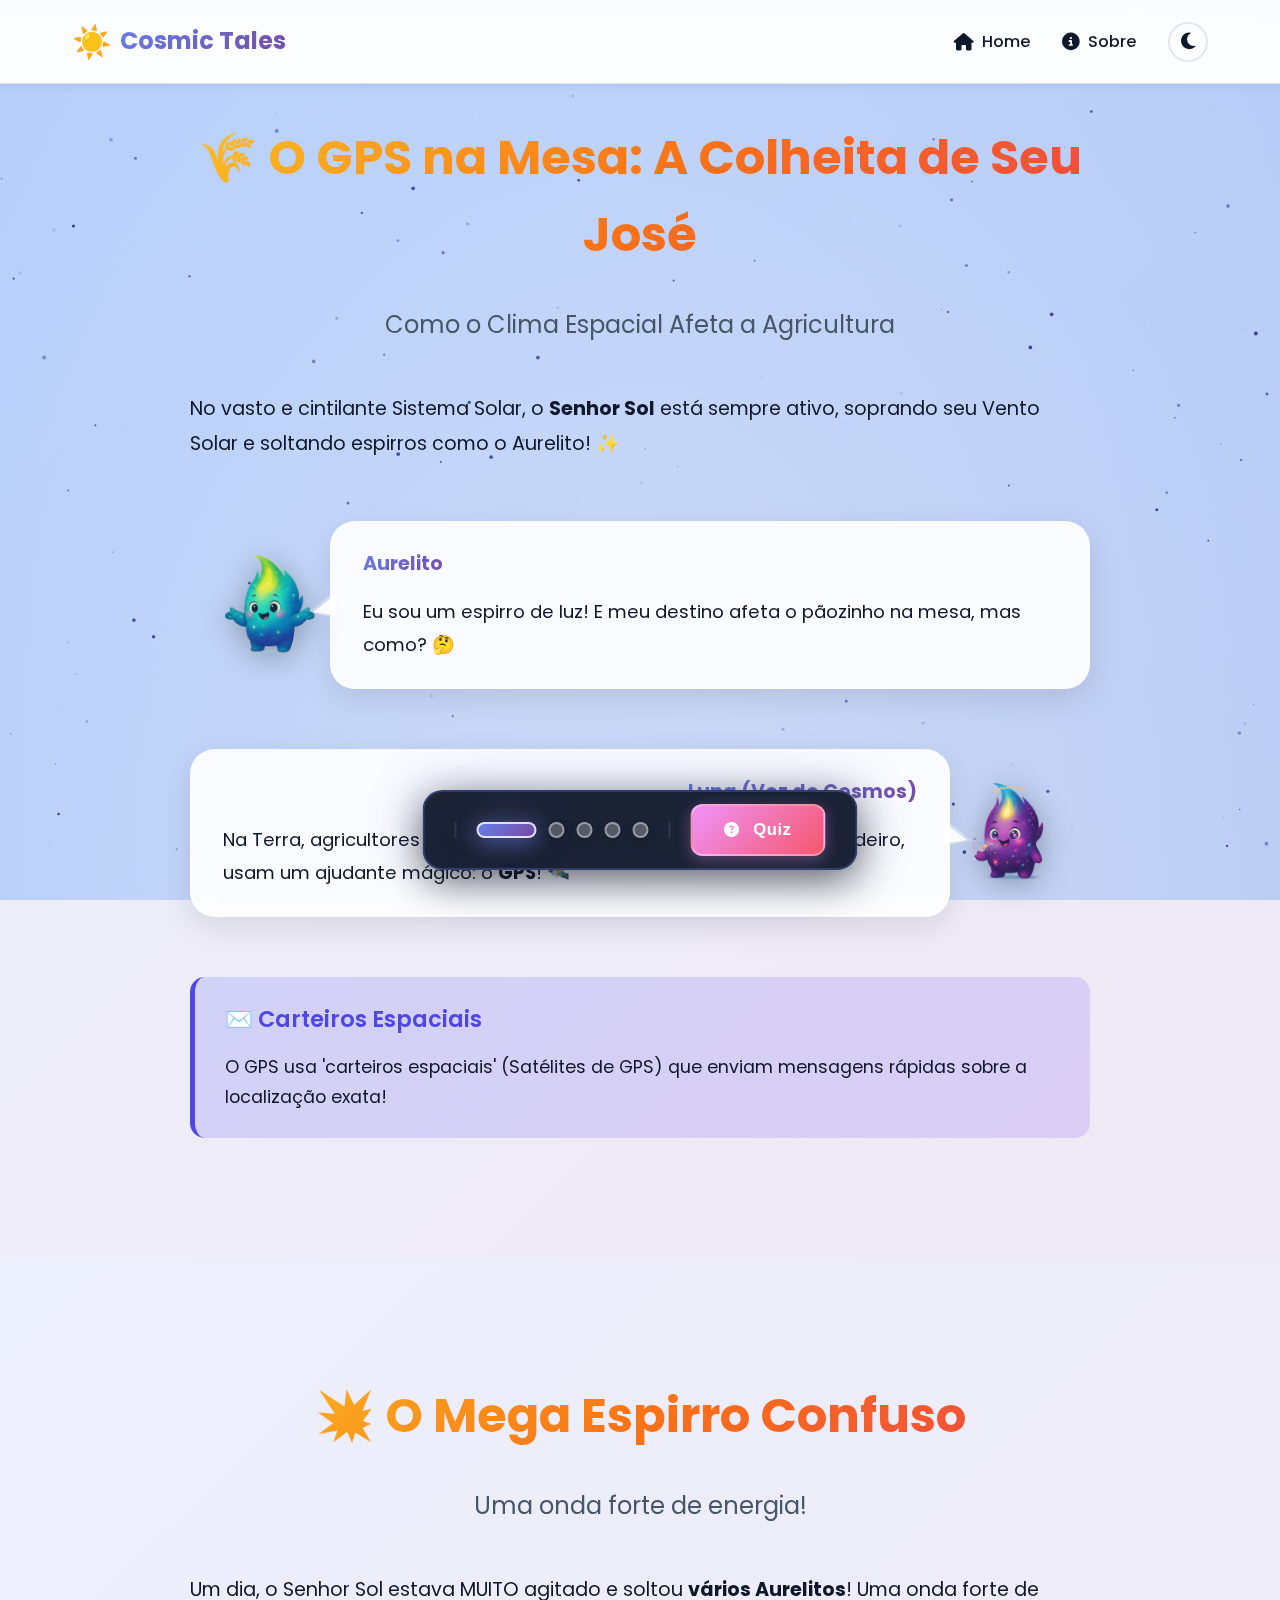
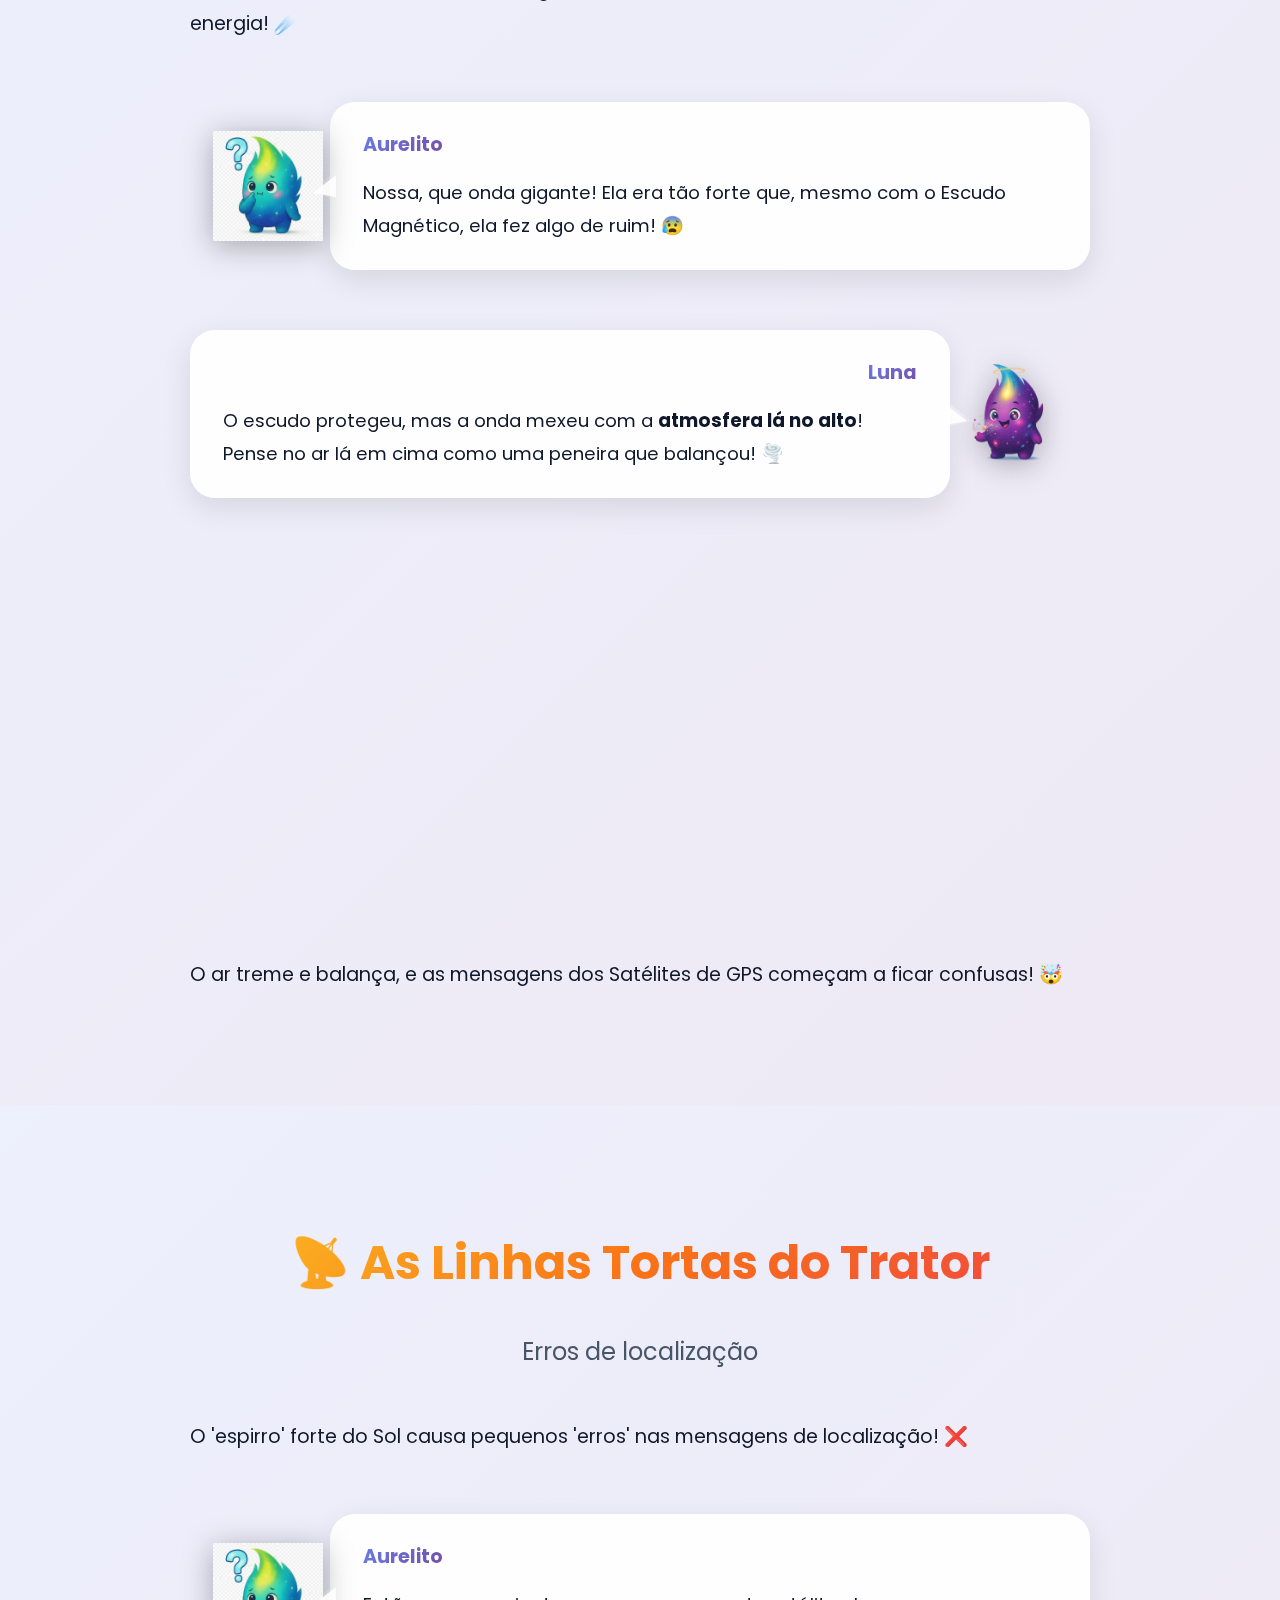
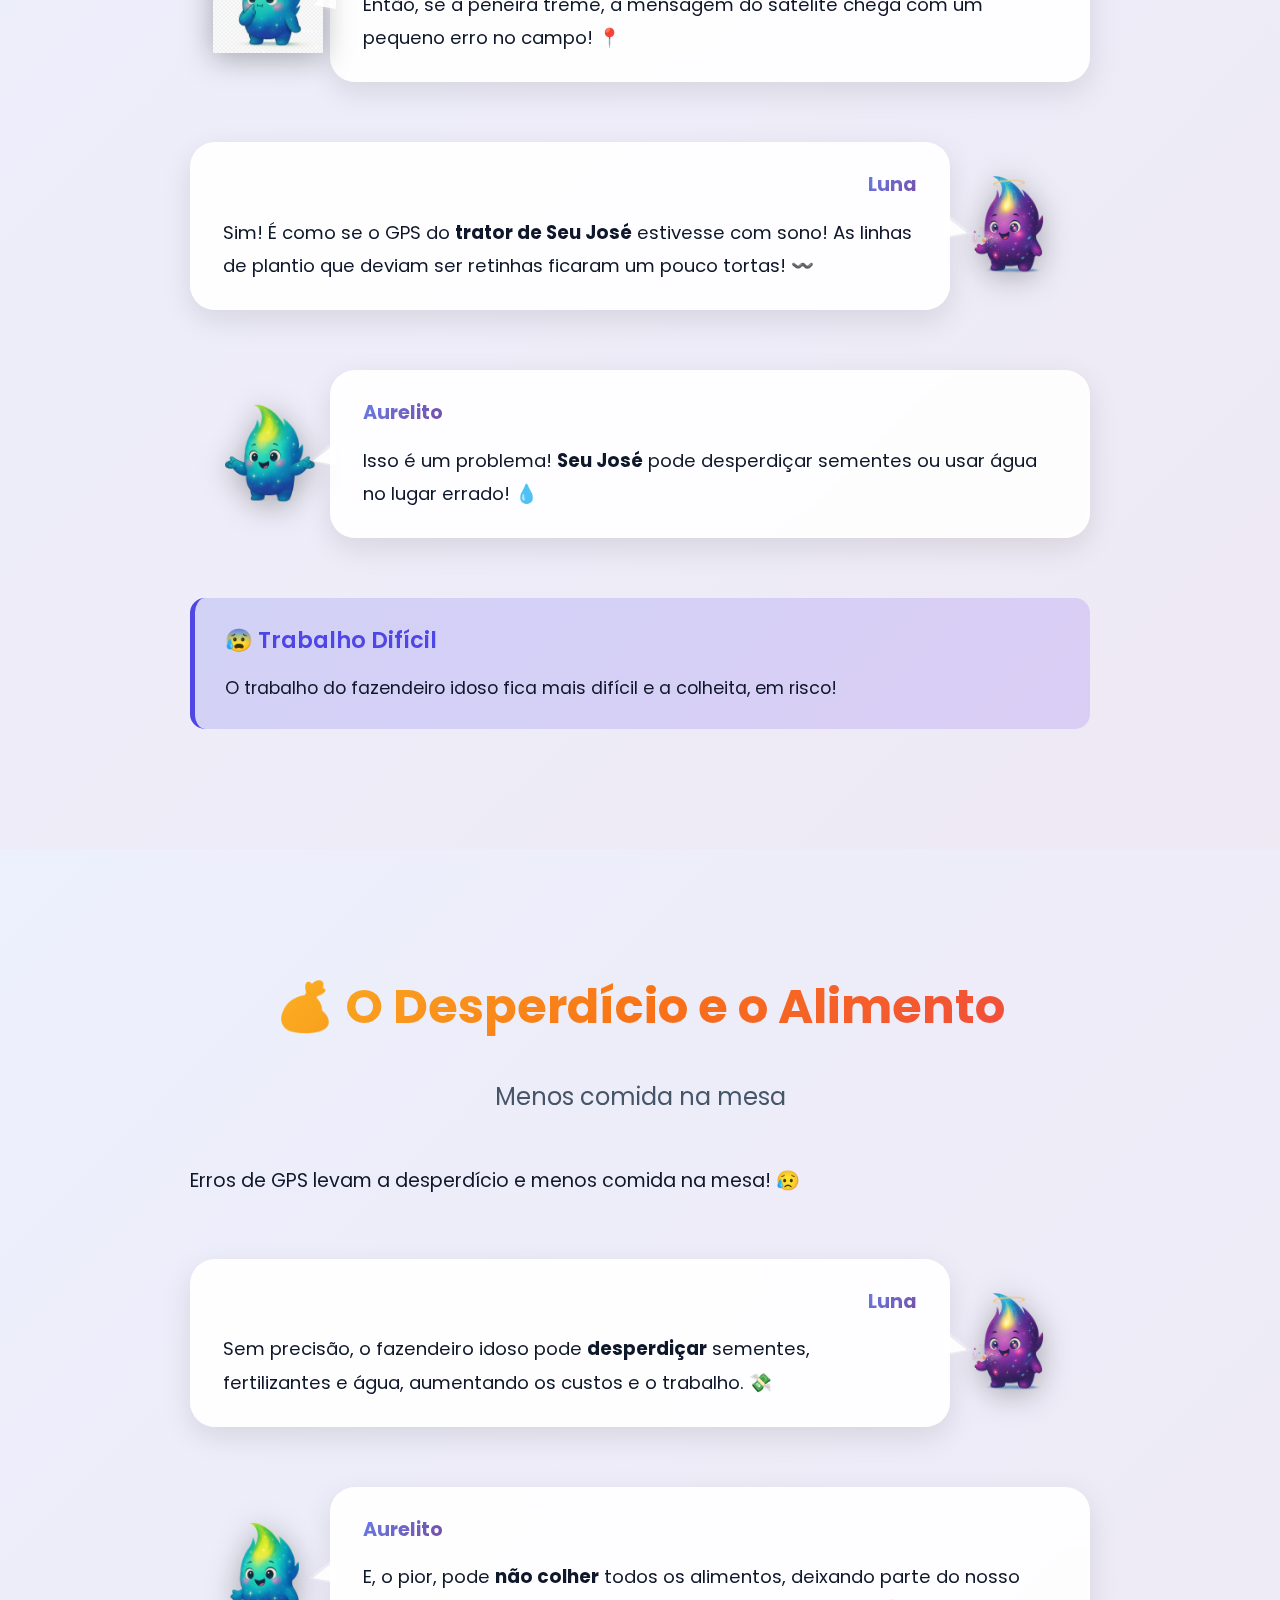
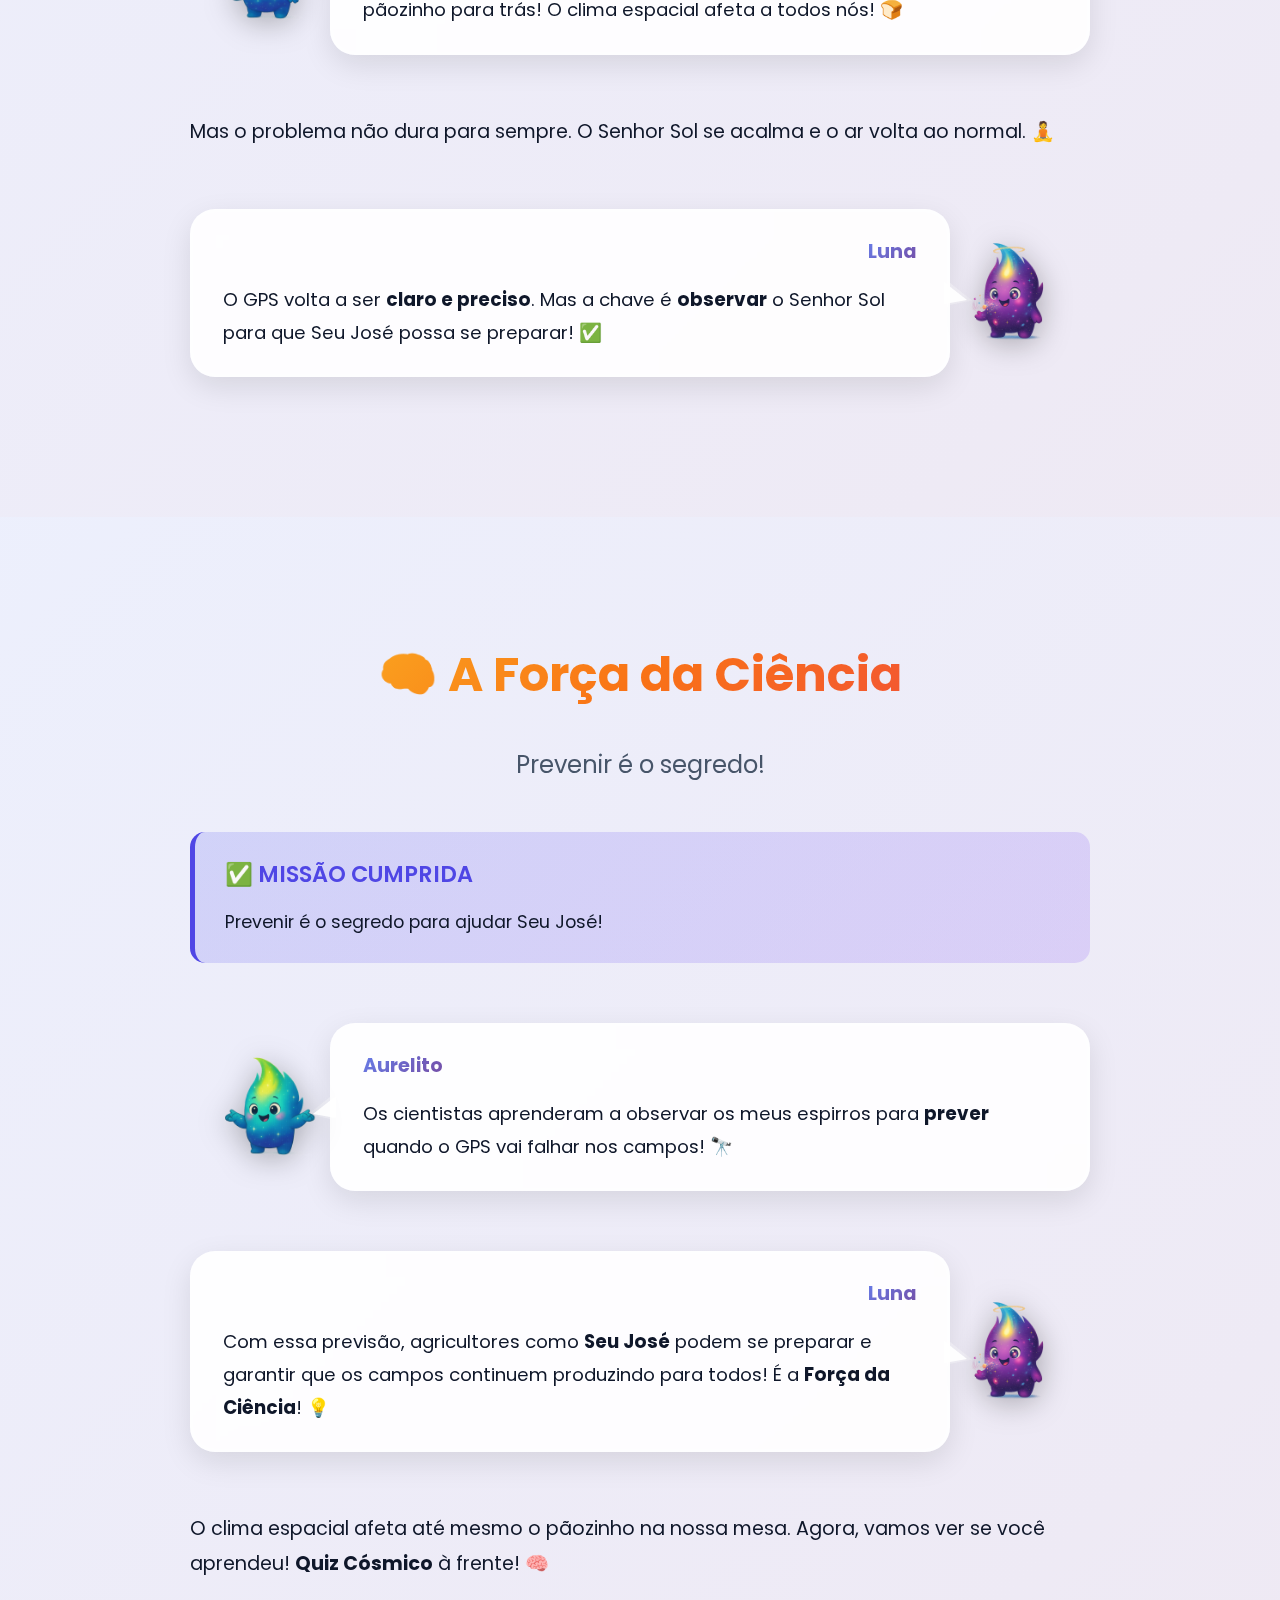
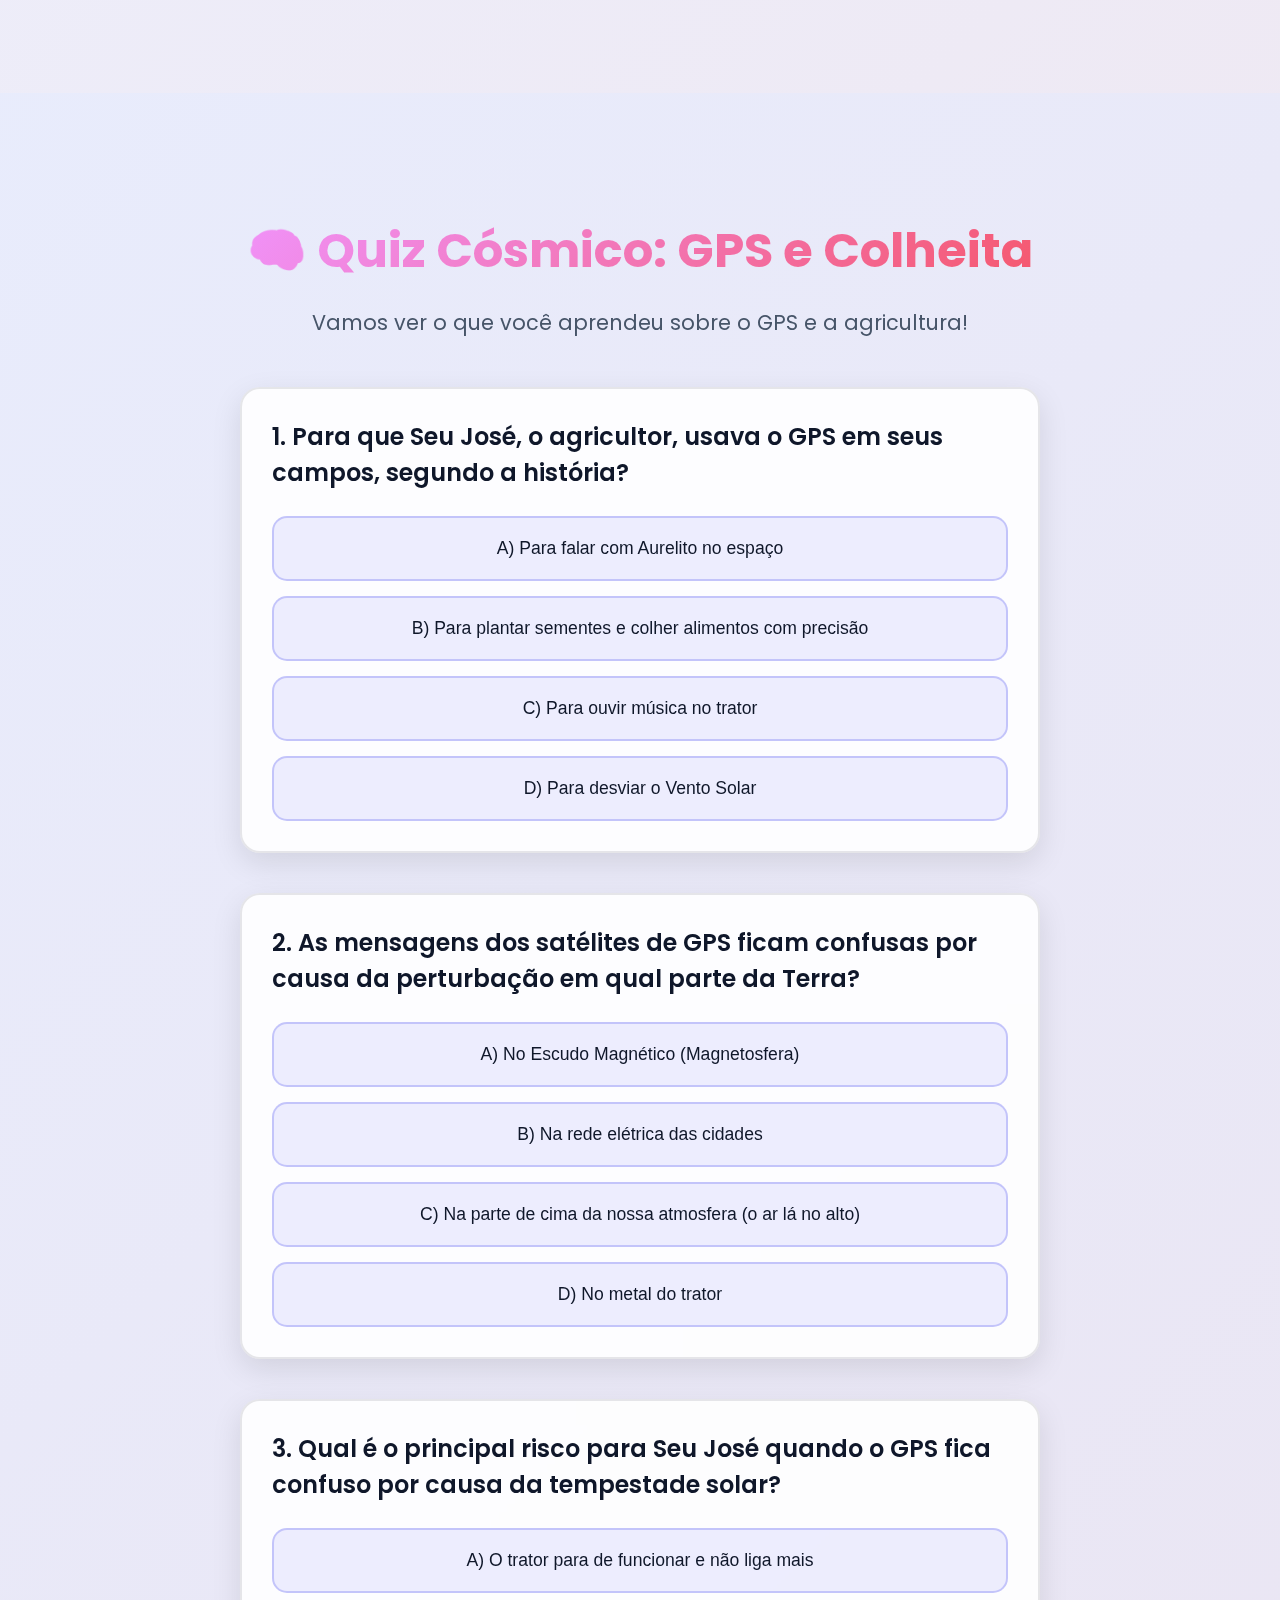
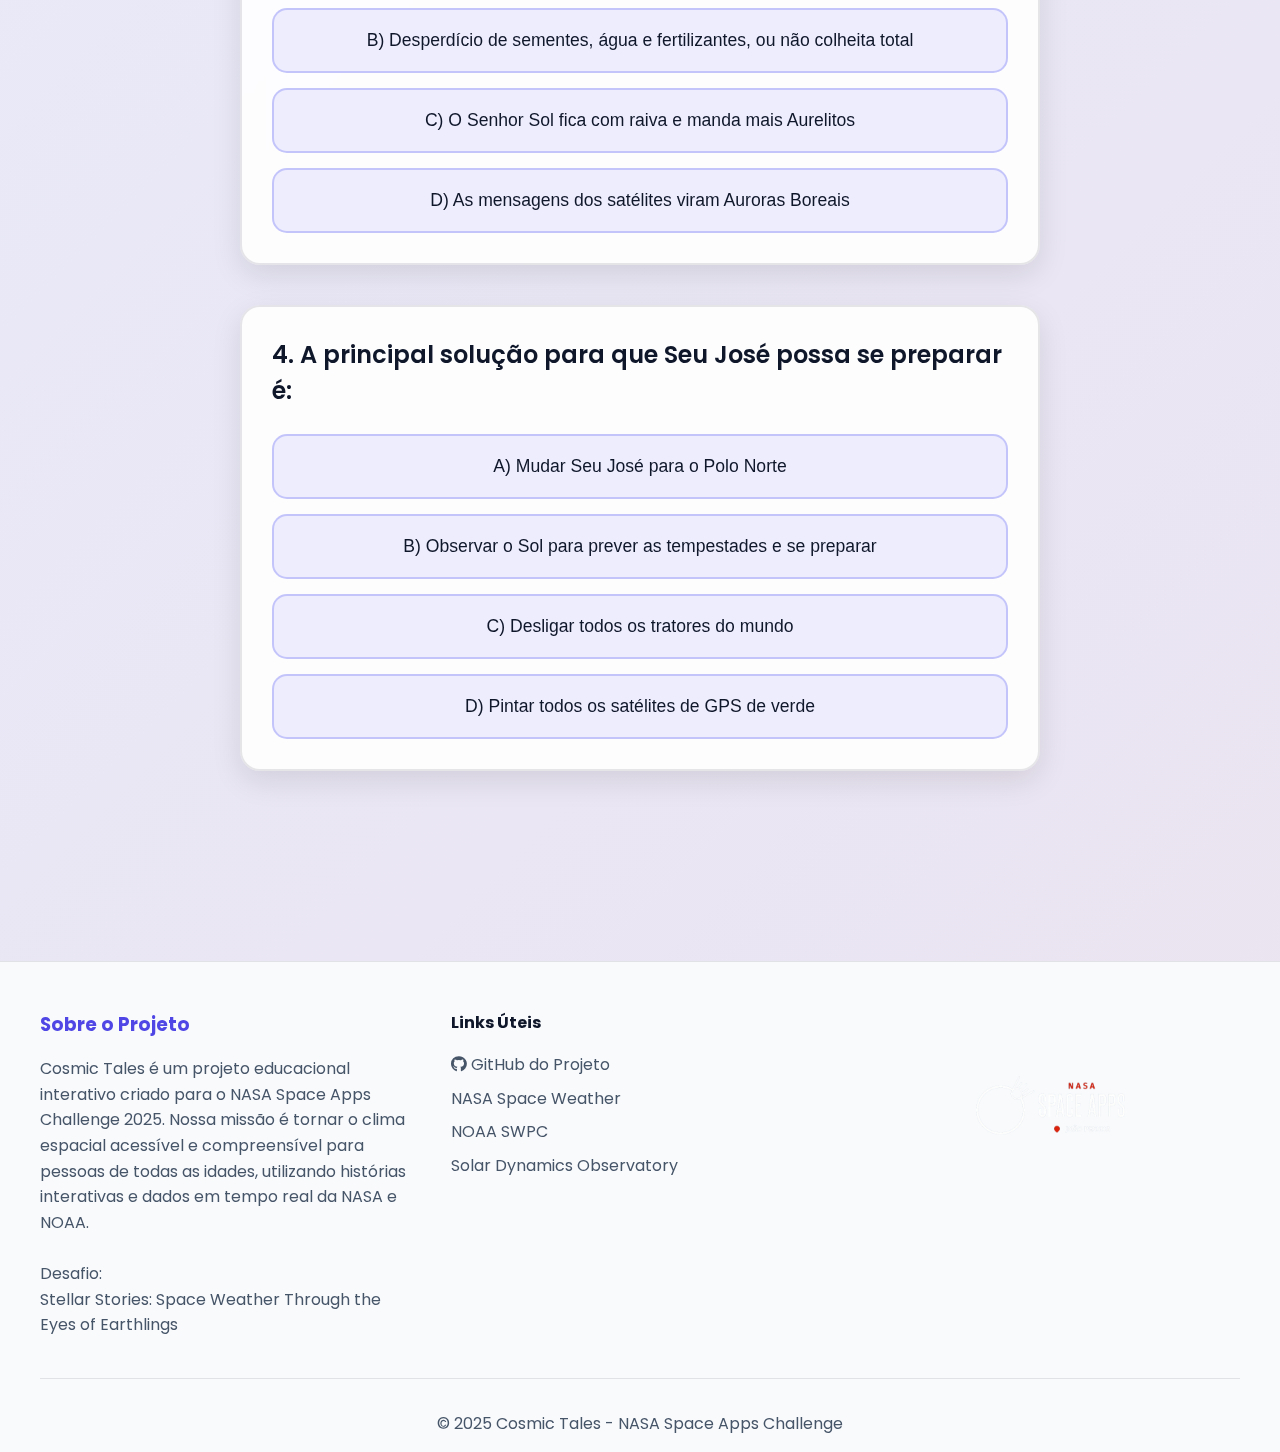
<file: pages/GpsDoAgricultorJose/Gps-do-Agricultor-Jose.html>
<!DOCTYPE html>
<html lang="pt-BR">
<head>
    <meta charset="UTF-8">
    <meta name="viewport" content="width=device-width, initial-scale=1.0">
    <title>O GPS e a Colheita de Seu José - Cosmic Tales</title>
    
    <!-- Fonts -->
    <link rel="preconnect" href="https://fonts.googleapis.com">
    <link rel="preconnect" href="https://fonts.gstatic.com" crossorigin>
    <link href="https://fonts.googleapis.com/css2?family=Poppins:wght@300;400;600;700&family=Space+Mono&display=swap" rel="stylesheet">
    
    <!-- Font Awesome -->
    <link rel="stylesheet" href="https://cdnjs.cloudflare.com/ajax/libs/font-awesome/6.4.2/css/all.min.css">
    
    <!-- Estilos compartilhados -->
    <link rel="stylesheet" href="../../styles/story-common.css">
    
    <!-- Estilos específicos desta história -->
    <style>
        /* Hologram GPS - específico desta história */
        .hologram-container {
            position: relative;
            width: 350px;
            height: 350px;
            margin: 50px auto;
            opacity: 0;
            transform: scale(0.8);
            transition: all 0.7s cubic-bezier(0.175, 0.885, 0.32, 1.275);
        }

        .hologram-container.appear {
            opacity: 1;
            transform: scale(1);
        }

        .hologram {
            width: 100%;
            height: 100%;
            border-radius: 50%;
            background: linear-gradient(135deg, #06b6d4 0%, #3b82f6 50%, #6366f1 100%);
            position: relative;
            box-shadow: 
                0 0 60px rgba(6, 182, 212, 0.7),
                inset 0 0 60px rgba(99, 102, 241, 0.4);
            animation: hologramPulse 4s ease-in-out infinite;
        }

        @keyframes hologramPulse {
            0%, 100% {
                box-shadow: 
                    0 0 60px rgba(6, 182, 212, 0.7),
                    inset 0 0 60px rgba(99, 102, 241, 0.4);
                transform: scale(1);
            }
            50% {
                box-shadow: 
                    0 0 100px rgba(6, 182, 212, 0.9),
                    inset 0 0 100px rgba(99, 102, 241, 0.6);
                transform: scale(1.05);
            }
        }

        .hologram::before {
            content: '🛰️';
            position: absolute;
            top: 50%;
            left: 50%;
            transform: translate(-50%, -50%);
            font-size: 5rem;
            animation: rotate 15s linear infinite;
        }

        @keyframes rotate {
            from { transform: translate(-50%, -50%) rotate(0deg); }
            to { transform: translate(-50%, -50%) rotate(360deg); }
        }

        .sunspots {
            position: absolute;
            background: rgba(255, 255, 255, 0.3);
            border-radius: 50%;
            animation: spotMove 10s ease-in-out infinite;
        }

        .sunspot-1 { 
            width: 15px; 
            height: 15px; 
            top: 20%; 
            left: 25%; 
            animation-delay: 0s; 
        }
        .sunspot-2 { 
            width: 20px; 
            height: 20px; 
            top: 70%; 
            right: 20%; 
            animation-delay: 3s; 
        }
        .sunspot-3 { 
            width: 12px; 
            height: 12px; 
            bottom: 25%; 
            left: 50%; 
            animation-delay: 6s; 
        }

        @keyframes spotMove {
            0%, 100% { 
                opacity: 0.5; 
                transform: scale(1); 
            }
            50% { 
                opacity: 1; 
                transform: scale(1.5); 
            }
        }
    </style>
</head>
<body>
    <!-- Canvas de estrelas -->
    <canvas id="stars-canvas"></canvas>
    
    <!-- Barra de progresso -->
    <div class="progress-container">
        <div class="progress-bar"></div>
    </div>
    
    <!-- Navegação -->
    <nav class="navbar">
        <div class="nav-container">
            <div class="logo">
                <span class="sun-icon">☀️</span>
                <span class="logo-text">Cosmic Tales</span>
            </div>
            <button class="mobile-menu-toggle" onclick="toggleMobileMenu()" aria-label="Toggle menu">
                <i class="fa-solid fa-bars"></i>
            </button>
            <ul class="nav-links">
                <li><a href="../../index.html" onclick="closeMobileMenu()"><i class="fa-solid fa-house"></i> Home</a></li>
                <li><a href="../../index.html#about" onclick="closeMobileMenu()"><i class="fa-solid fa-circle-info"></i> Sobre</a></li>
                <li>
                    <button id="theme-toggle" class="theme-toggle" onclick="toggleTheme()" aria-label="Alternar tema">
                        <i class="fa-solid fa-sun"></i>
                    </button>
                </li>
            </ul>
        </div>
    </nav>

    <!-- ======================================== -->
    <!-- CAPÍTULO 1: O GPS na Mesa -->
    <!-- ======================================== -->
    <section class="chapter chapter-1" id="chapter-1">
        <div class="chapter-content">
            <h1 class="chapter-title">🌾 O GPS na Mesa: A Colheita de Seu José</h1>
            <p class="chapter-subtitle">Como o Clima Espacial Afeta a Agricultura</p>
            
            <p class="story-text">
                No vasto e cintilante Sistema Solar, o <strong>Senhor Sol</strong> está sempre ativo, 
                soprando seu Vento Solar e soltando espirros como o Aurelito! ✨
            </p>
            
            <div class="dialogue left">
                <div class="dialogue-header">
                    <div class="character-icon">
                        <img src="../../Images/GuideCharacter/Aurelito-2HandsExplanation.png" alt="Aurelito">
                    </div>
                    <span class="character-name">Aurelito</span>
                </div>
                <p class="dialogue-text">
                    Eu sou um espirro de luz! E meu destino afeta o pãozinho na mesa, mas como? 🤔
                </p>
            </div>
            
            <div class="dialogue right">
                <div class="dialogue-header">
                    <div class="character-icon">
                        <img src="../../Images/GuideCharacter/Luna_A_Voz_Do_Cosmos.png" alt="Luna">
                    </div>
                    <span class="character-name">Luna (Voz do Cosmos)</span>
                </div>
                <p class="dialogue-text">
                    Na Terra, agricultores como <strong>Seu José</strong>, nosso idoso e dedicado 
                    fazendeiro, usam um ajudante mágico: o <strong>GPS</strong>! 🛰️
                </p>
            </div>
            
            <div class="info-box">
                <h4 class="info-box-title">✉️ Carteiros Espaciais</h4>
                <p class="info-box-text">
                    O GPS usa 'carteiros espaciais' (Satélites de GPS) que enviam mensagens rápidas 
                    sobre a localização exata!
                </p>
            </div>
        </div>
    </section>

    <!-- ======================================== -->
    <!-- CAPÍTULO 2: O Mega Espirro Confuso -->
    <!-- ======================================== -->
    <section class="chapter chapter-2" id="chapter-2">
        <div class="chapter-content">
            <h1 class="chapter-title">💥 O Mega Espirro Confuso</h1>
            <p class="chapter-subtitle">Uma onda forte de energia!</p>
            
            <p class="story-text">
                Um dia, o Senhor Sol estava MUITO agitado e soltou <strong>vários Aurelitos</strong>! 
                Uma onda forte de energia! ☄️
            </p>
            
            <div class="dialogue left">
                <div class="dialogue-header">
                    <div class="character-icon">
                        <img src="../../Images/GuideCharacter/Aurelito-DoubtFace.png" alt="Aurelito">
                    </div>
                    <span class="character-name">Aurelito</span>
                </div>
                <p class="dialogue-text">
                    Nossa, que onda gigante! Ela era tão forte que, mesmo com o Escudo Magnético, 
                    ela fez algo de ruim! 😰
                </p>
            </div>
            
            <div class="dialogue right">
                <div class="dialogue-header">
                    <div class="character-icon">
                        <img src="../../Images/GuideCharacter/Luna_A_Voz_Do_Cosmos.png" alt="Luna">
                    </div>
                    <span class="character-name">Luna</span>
                </div>
                <p class="dialogue-text">
                    O escudo protegeu, mas a onda mexeu com a <strong>atmosfera lá no alto</strong>! 
                    Pense no ar lá em cima como uma peneira que balançou! 🌪️
                </p>
            </div>
            
            <!-- Holograma GPS -->
            <div class="hologram-container">
                <div class="hologram">
                    <div class="sunspots sunspot-1"></div>
                    <div class="sunspots sunspot-2"></div>
                    <div class="sunspots sunspot-3"></div>
                </div>
            </div>
            
            <p class="story-text">
                O ar treme e balança, e as mensagens dos Satélites de GPS começam a ficar confusas! 🤯
            </p>
        </div>
    </section>

    <!-- ======================================== -->
    <!-- CAPÍTULO 3: As Linhas Tortas do Trator -->
    <!-- ======================================== -->
    <section class="chapter chapter-3" id="chapter-3">
        <div class="chapter-content">
            <h1 class="chapter-title">📡 As Linhas Tortas do Trator</h1>
            <p class="chapter-subtitle">Erros de localização</p>
            
            <p class="story-text">
                O 'espirro' forte do Sol causa pequenos 'erros' nas mensagens de localização! ❌
            </p>
            
            <div class="dialogue left">
                <div class="dialogue-header">
                    <div class="character-icon">
                        <img src="../../Images/GuideCharacter/Aurelito-DoubtFace.png" alt="Aurelito">
                    </div>
                    <span class="character-name">Aurelito</span>
                </div>
                <p class="dialogue-text">
                    Então, se a peneira treme, a mensagem do satélite chega com um pequeno erro 
                    no campo! 📍
                </p>
            </div>
            
            <div class="dialogue right">
                <div class="dialogue-header">
                    <div class="character-icon">
                        <img src="../../Images/GuideCharacter/Luna_A_Voz_Do_Cosmos.png" alt="Luna">
                    </div>
                    <span class="character-name">Luna</span>
                </div>
                <p class="dialogue-text">
                    Sim! É como se o GPS do <strong>trator de Seu José</strong> estivesse com sono! 
                    As linhas de plantio que deviam ser retinhas ficaram um pouco tortas! 〰️
                </p>
            </div>
            
            <div class="dialogue left">
                <div class="dialogue-header">
                    <div class="character-icon">
                        <img src="../../Images/GuideCharacter/Aurelito-2HandsExplanation.png" alt="Aurelito">
                    </div>
                    <span class="character-name">Aurelito</span>
                </div>
                <p class="dialogue-text">
                    Isso é um problema! <strong>Seu José</strong> pode desperdiçar sementes ou 
                    usar água no lugar errado! 💧
                </p>
            </div>
            
            <div class="info-box">
                <h4 class="info-box-title">😰 Trabalho Difícil</h4>
                <p class="info-box-text">
                    O trabalho do fazendeiro idoso fica mais difícil e a colheita, em risco!
                </p>
            </div>
        </div>
    </section>

    <!-- ======================================== -->
    <!-- CAPÍTULO 4: O Desperdício e o Alimento -->
    <!-- ======================================== -->
    <section class="chapter chapter-4" id="chapter-4">
        <div class="chapter-content">
            <h1 class="chapter-title">💰 O Desperdício e o Alimento</h1>
            <p class="chapter-subtitle">Menos comida na mesa</p>
            
            <p class="story-text">
                Erros de GPS levam a desperdício e menos comida na mesa! 😥
            </p>
            
            <div class="dialogue right">
                <div class="dialogue-header">
                    <div class="character-icon">
                        <img src="../../Images/GuideCharacter/Luna_A_Voz_Do_Cosmos.png" alt="Luna">
                    </div>
                    <span class="character-name">Luna</span>
                </div>
                <p class="dialogue-text">
                    Sem precisão, o fazendeiro idoso pode <strong>desperdiçar</strong> sementes, 
                    fertilizantes e água, aumentando os custos e o trabalho. 💸
                </p>
            </div>
            
            <div class="dialogue left">
                <div class="dialogue-header">
                    <div class="character-icon">
                        <img src="../../Images/GuideCharacter/Aurelito-left-png.png" alt="Aurelito">
                    </div>
                    <span class="character-name">Aurelito</span>
                </div>
                <p class="dialogue-text">
                    E, o pior, pode <strong>não colher</strong> todos os alimentos, deixando parte 
                    do nosso pãozinho para trás! O clima espacial afeta a todos nós! 🍞
                </p>
            </div>
            
            <p class="story-text">
                Mas o problema não dura para sempre. O Senhor Sol se acalma e o ar volta ao normal. 🧘
            </p>
            
            <div class="dialogue right">
                <div class="dialogue-header">
                    <div class="character-icon">
                        <img src="../../Images/GuideCharacter/Luna_A_Voz_Do_Cosmos.png" alt="Luna">
                    </div>
                    <span class="character-name">Luna</span>
                </div>
                <p class="dialogue-text">
                    O GPS volta a ser <strong>claro e preciso</strong>. Mas a chave é 
                    <strong>observar</strong> o Senhor Sol para que Seu José possa se preparar! ✅
                </p>
            </div>
        </div>
    </section>

    <!-- ======================================== -->
    <!-- CAPÍTULO 5: A Força da Ciência -->
    <!-- ======================================== -->
    <section class="chapter chapter-5" id="chapter-5">
        <div class="chapter-content">
            <h1 class="chapter-title">🧠 A Força da Ciência</h1>
            <p class="chapter-subtitle">Prevenir é o segredo!</p>
            
            <div class="info-box">
                <h4 class="info-box-title">✅ MISSÃO CUMPRIDA</h4>
                <p class="info-box-text">
                    Prevenir é o segredo para ajudar Seu José!
                </p>
            </div>
            
            <div class="dialogue left">
                <div class="dialogue-header">
                    <div class="character-icon">
                        <img src="../../Images/GuideCharacter/Aurelito-2HandsExplanation.png" alt="Aurelito">
                    </div>
                    <span class="character-name">Aurelito</span>
                </div>
                <p class="dialogue-text">
                    Os cientistas aprenderam a observar os meus espirros para <strong>prever</strong> 
                    quando o GPS vai falhar nos campos! 🔭
                </p>
            </div>
            
            <div class="dialogue right">
                <div class="dialogue-header">
                    <div class="character-icon">
                        <img src="../../Images/GuideCharacter/Luna_A_Voz_Do_Cosmos.png" alt="Luna">
                    </div>
                    <span class="character-name">Luna</span>
                </div>
                <p class="dialogue-text">
                    Com essa previsão, agricultores como <strong>Seu José</strong> podem se preparar 
                    e garantir que os campos continuem produzindo para todos! 
                    É a <strong>Força da Ciência</strong>! 💡
                </p>
            </div>
            
            <p class="story-text">
                O clima espacial afeta até mesmo o pãozinho na nossa mesa. Agora, vamos ver se você 
                aprendeu! <strong>Quiz Cósmico</strong> à frente! 🧠
            </p>
        </div>
    </section>

    <!-- ======================================== -->
    <!-- SEÇÃO DO QUIZ -->
    <!-- ======================================== -->
    <section class="quiz-section" id="quiz">
        <div class="quiz-container">
            <h1 class="quiz-title">🧠 Quiz Cósmico: GPS e Colheita</h1>
            <p class="quiz-subtitle">Vamos ver o que você aprendeu sobre o GPS e a agricultura!</p>
            
            <!-- Questão 1 -->
            <div class="quiz-question-wrapper">
                <p class="quiz-question">
                    1. Para que Seu José, o agricultor, usava o GPS em seus campos, segundo a história?
                </p>
                <div class="quiz-options">
                    <button class="quiz-option" data-correct="false">
                        A) Para falar com Aurelito no espaço
                    </button>
                    <button class="quiz-option" data-correct="true">
                        B) Para plantar sementes e colher alimentos com precisão
                    </button>
                    <button class="quiz-option" data-correct="false">
                        C) Para ouvir música no trator
                    </button>
                    <button class="quiz-option" data-correct="false">
                        D) Para desviar o Vento Solar
                    </button>
                </div>
                <div class="quiz-feedback"></div>
                <div class="quiz-explanation" style="display: none;">
                    <strong>🎯 Resposta correta:</strong> <strong>O GPS</strong> é essencial na agricultura moderna para garantir o plantio e a colheita precisos!
                </div>
            </div>
            
            <!-- Questão 2 -->
            <div class="quiz-question-wrapper">
                <p class="quiz-question">
                    2. As mensagens dos satélites de GPS ficam confusas por causa da perturbação em qual parte da Terra?
                </p>
                <div class="quiz-options">
                    <button class="quiz-option" data-correct="false">
                        A) No Escudo Magnético (Magnetosfera)
                    </button>
                    <button class="quiz-option" data-correct="false">
                        B) Na rede elétrica das cidades
                    </button>
                    <button class="quiz-option" data-correct="true">
                        C) Na parte de cima da nossa atmosfera (o ar lá no alto)
                    </button>
                    <button class="quiz-option" data-correct="false">
                        D) No metal do trator
                    </button>
                </div>
                <div class="quiz-feedback"></div>
                <div class="quiz-explanation" style="display: none;">
                    <strong>🎯 Resposta correta:</strong> A energia do Sol perturba o ar no alto <strong>da atmosfera</strong>, fazendo com que as mensagens dos satélites cheguem com erros.
                </div>
            </div>
            
            <!-- Questão 3 -->
            <div class="quiz-question-wrapper">
                <p class="quiz-question">
                    3. Qual é o principal risco para Seu José quando o GPS fica confuso por causa da tempestade solar?
                </p>
                <div class="quiz-options">
                    <button class="quiz-option" data-correct="false">
                        A) O trator para de funcionar e não liga mais
                    </button>
                    <button class="quiz-option" data-correct="true">
                        B) Desperdício de sementes, água e fertilizantes, ou não colheita total
                    </button>
                    <button class="quiz-option" data-correct="false">
                        C) O Senhor Sol fica com raiva e manda mais Aurelitos
                    </button>
                    <button class="quiz-option" data-correct="false">
                        D) As mensagens dos satélites viram Auroras Boreais
                    </button>
                </div>
                <div class="quiz-feedback"></div>
                <div class="quiz-explanation" style="display: none;">
                    <strong>🎯 Resposta correta:</strong> O erro de localização leva ao uso incorreto de recursos, causando <strong>desperdício</strong> e risco de <strong>perda</strong> de alimentos.
                </div>
            </div>
            
            <!-- Questão 4 -->
            <div class="quiz-question-wrapper">
                <p class="quiz-question">
                    4. A principal solução para que Seu José possa se preparar é:
                </p>
                <div class="quiz-options">
                    <button class="quiz-option" data-correct="false">
                        A) Mudar Seu José para o Polo Norte
                    </button>
                    <button class="quiz-option" data-correct="true">
                        B) Observar o Sol para prever as tempestades e se preparar
                    </button>
                    <button class="quiz-option" data-correct="false">
                        C) Desligar todos os tratores do mundo
                    </button>
                    <button class="quiz-option" data-correct="false">
                        D) Pintar todos os satélites de GPS de verde
                    </button>
                </div>
                <div class="quiz-feedback"></div>
                <div class="quiz-explanation" style="display: none;">
                    <strong>🎯 Resposta correta:</strong> <strong>A previsão</strong> é a chave! Cientistas observam o Sol para dar alertas aos fazendeiros e engenheiros, que assim podem se preparar.
                </div>
            </div>
            
            <!-- Resultado -->
            <div id="quiz-result"></div>
        </div>
    </section>

    <!-- Navegação entre capítulos -->
    <div class="chapter-nav">
        <div class="chapter-dots">
            <div class="chapter-dot active" data-chapter="1" onclick="goToChapter(1)"></div>
            <div class="chapter-dot" data-chapter="2" onclick="goToChapter(2)"></div>
            <div class="chapter-dot" data-chapter="3" onclick="goToChapter(3)"></div>
            <div class="chapter-dot" data-chapter="4" onclick="goToChapter(4)"></div>
            <div class="chapter-dot" data-chapter="5" onclick="goToChapter(5)"></div>
        </div>
        <button class="nav-button nav-button-quiz" onclick="goToQuiz()">
            <i class="fas fa-question-circle"></i> Quiz
        </button>
    </div>

    <!-- Footer -->
    <footer id="about" class="footer">
        <div class="container">
            <div class="footer-content">
                <div class="footer-section">
                    <h3>Sobre o Projeto</h3>
                    <p>
                        Cosmic Tales é um projeto educacional interativo criado para o NASA Space Apps Challenge 2025.
                        Nossa missão é tornar o clima espacial acessível e compreensível para pessoas de todas as idades,
                        utilizando histórias interativas e dados em tempo real da NASA e NOAA.
                    </p>
                    <br />
                    <p>Desafio: <a href="https://www.spaceappschallenge.org/2025/challenges/stellar-stories-space-weather-through-the-eyes-of-earthlings" target="_blank">Stellar Stories: Space Weather Through the Eyes of Earthlings</a></p>
                </div>
                <div class="footer-section">
                    <h4>Links Úteis</h4>
                    <ul>
                        <li><a href="https://github.com/Vinii225/StellarStories_NasaSpaceApps/tree/main" target="_blank"><i class="fa-brands fa-github"></i> GitHub do Projeto</a></li>
                        <li><a href="https://www.nasa.gov/mission_pages/sunearth/spaceweather/" target="_blank">NASA Space Weather</a></li>
                        <li><a href="https://www.swpc.noaa.gov/" target="_blank">NOAA SWPC</a></li>
                        <li><a href="https://sdo.gsfc.nasa.gov/" target="_blank">Solar Dynamics Observatory</a></li>
                    </ul>
                </div>
                <div class="footer-section">
                    <img id="space-apps-logo" src="../../Images/EventLogo/44.png" alt="NASA Space Apps Challenge" class="space-apps-logo-large">
                </div>
            </div>
            <div class="footer-bottom">
                <p>&copy; 2025 Cosmic Tales - NASA Space Apps Challenge</p>
            </div>
        </div>
    </footer>

    <!-- JavaScript compartilhado -->
    <script src="../../js/story-common.js"></script>
    
    <!-- JavaScript específico desta página -->
    <script>
        // Smooth scroll para capítulos com animação
        function goToChapter(chapterNum) {
            const chapter = document.querySelector(`.chapter-${chapterNum}`);
            if (chapter) {
                chapter.scrollIntoView({ behavior: 'smooth', block: 'start' });
                updateActiveChapterDot(chapterNum - 1);
            }
        }
        
        function updateActiveChapterDot(index) {
            const dots = document.querySelectorAll('.chapter-dot');
            dots.forEach((dot, i) => {
                if (i === index) {
                    dot.classList.add('active');
                } else {
                    dot.classList.remove('active');
                }
            });
        }
        
        // Observer para atualizar dots automaticamente
        const chapterObserver = new IntersectionObserver((entries) => {
            entries.forEach(entry => {
                if (entry.isIntersecting) {
                    const chapterClass = Array.from(entry.target.classList).find(c => c.startsWith('chapter-'));
                    if (chapterClass) {
                        const chapterNum = parseInt(chapterClass.split('-')[1]);
                        updateActiveChapterDot(chapterNum - 1);
                    }
                }
            });
        }, { threshold: 0.5 });
        
        document.querySelectorAll('.chapter').forEach(chapter => {
            chapterObserver.observe(chapter);
        });
        
        // Esconder navegação ao rolar para baixo
        let lastScrollTop = 0;
        const chapterNav = document.querySelector('.chapter-nav');
        
        window.addEventListener('scroll', function() {
            let scrollTop = window.pageYOffset || document.documentElement.scrollTop;
            
            if (scrollTop > lastScrollTop && scrollTop > 200) {
                // Rolando para baixo
                chapterNav.classList.add('hidden');
            } else {
                // Rolando para cima
                chapterNav.classList.remove('hidden');
            }
            
            lastScrollTop = scrollTop;
        });
        
        // Animar o holograma quando aparecer
        const hologramObserver = new IntersectionObserver((entries) => {
            entries.forEach(entry => {
                if (entry.isIntersecting) {
                    entry.target.classList.add('appear');
                }
            });
        }, { threshold: 0.3 });
        
        const hologramContainer = document.querySelector('.hologram-container');
        if (hologramContainer) {
            hologramObserver.observe(hologramContainer);
        }
    </script>
</body>
</html>
</file>
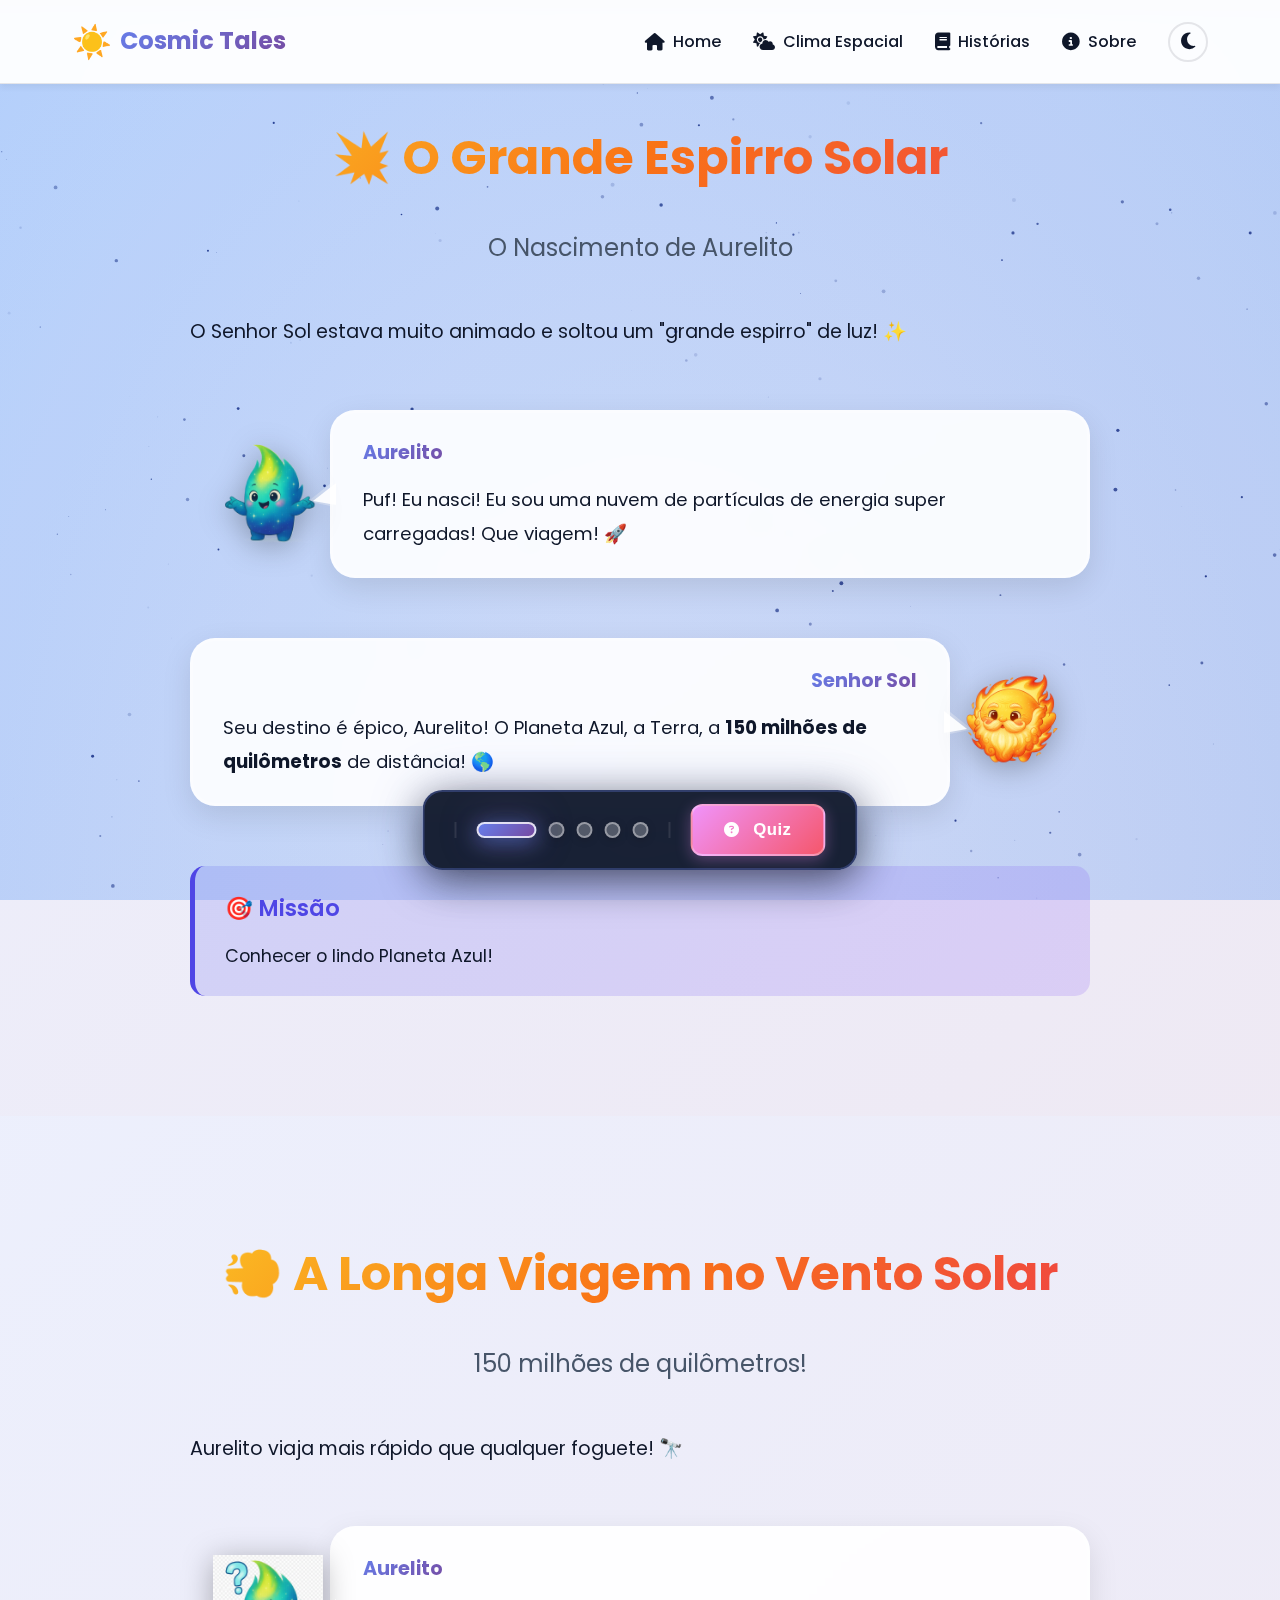
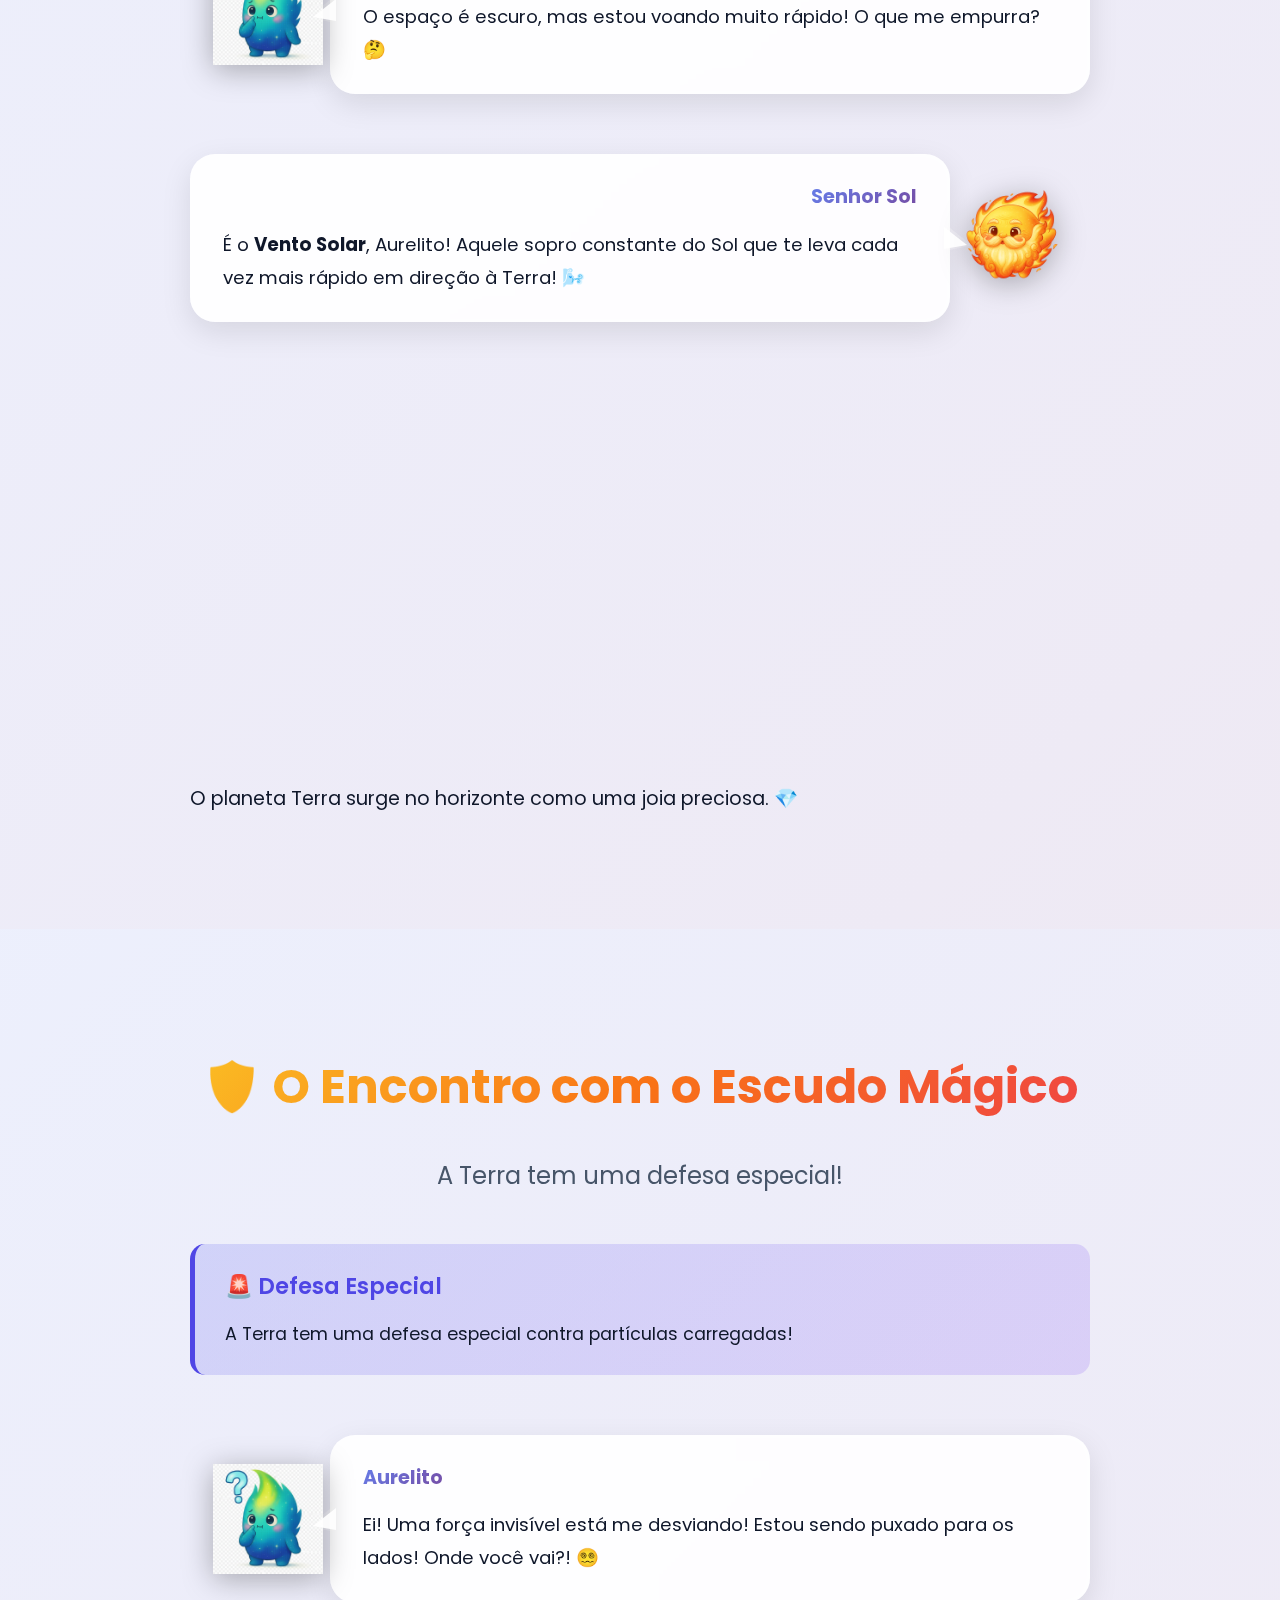
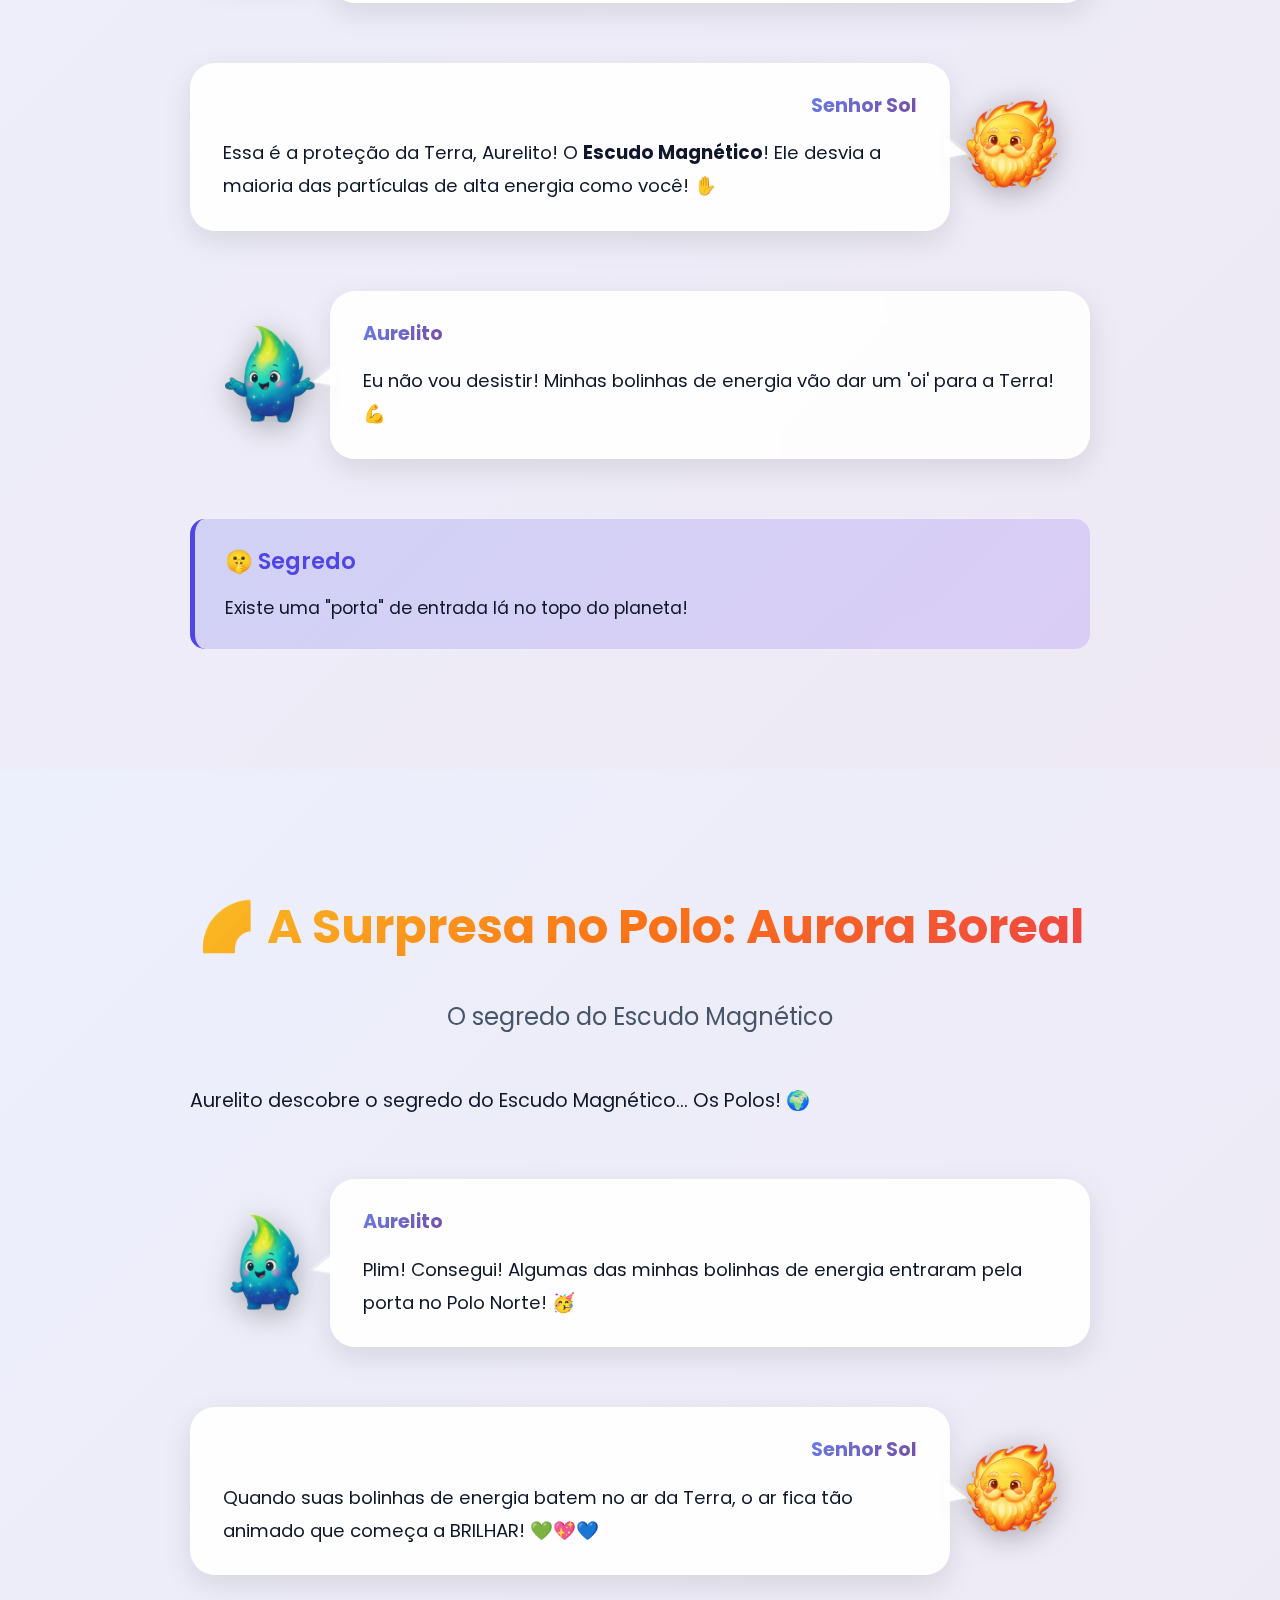
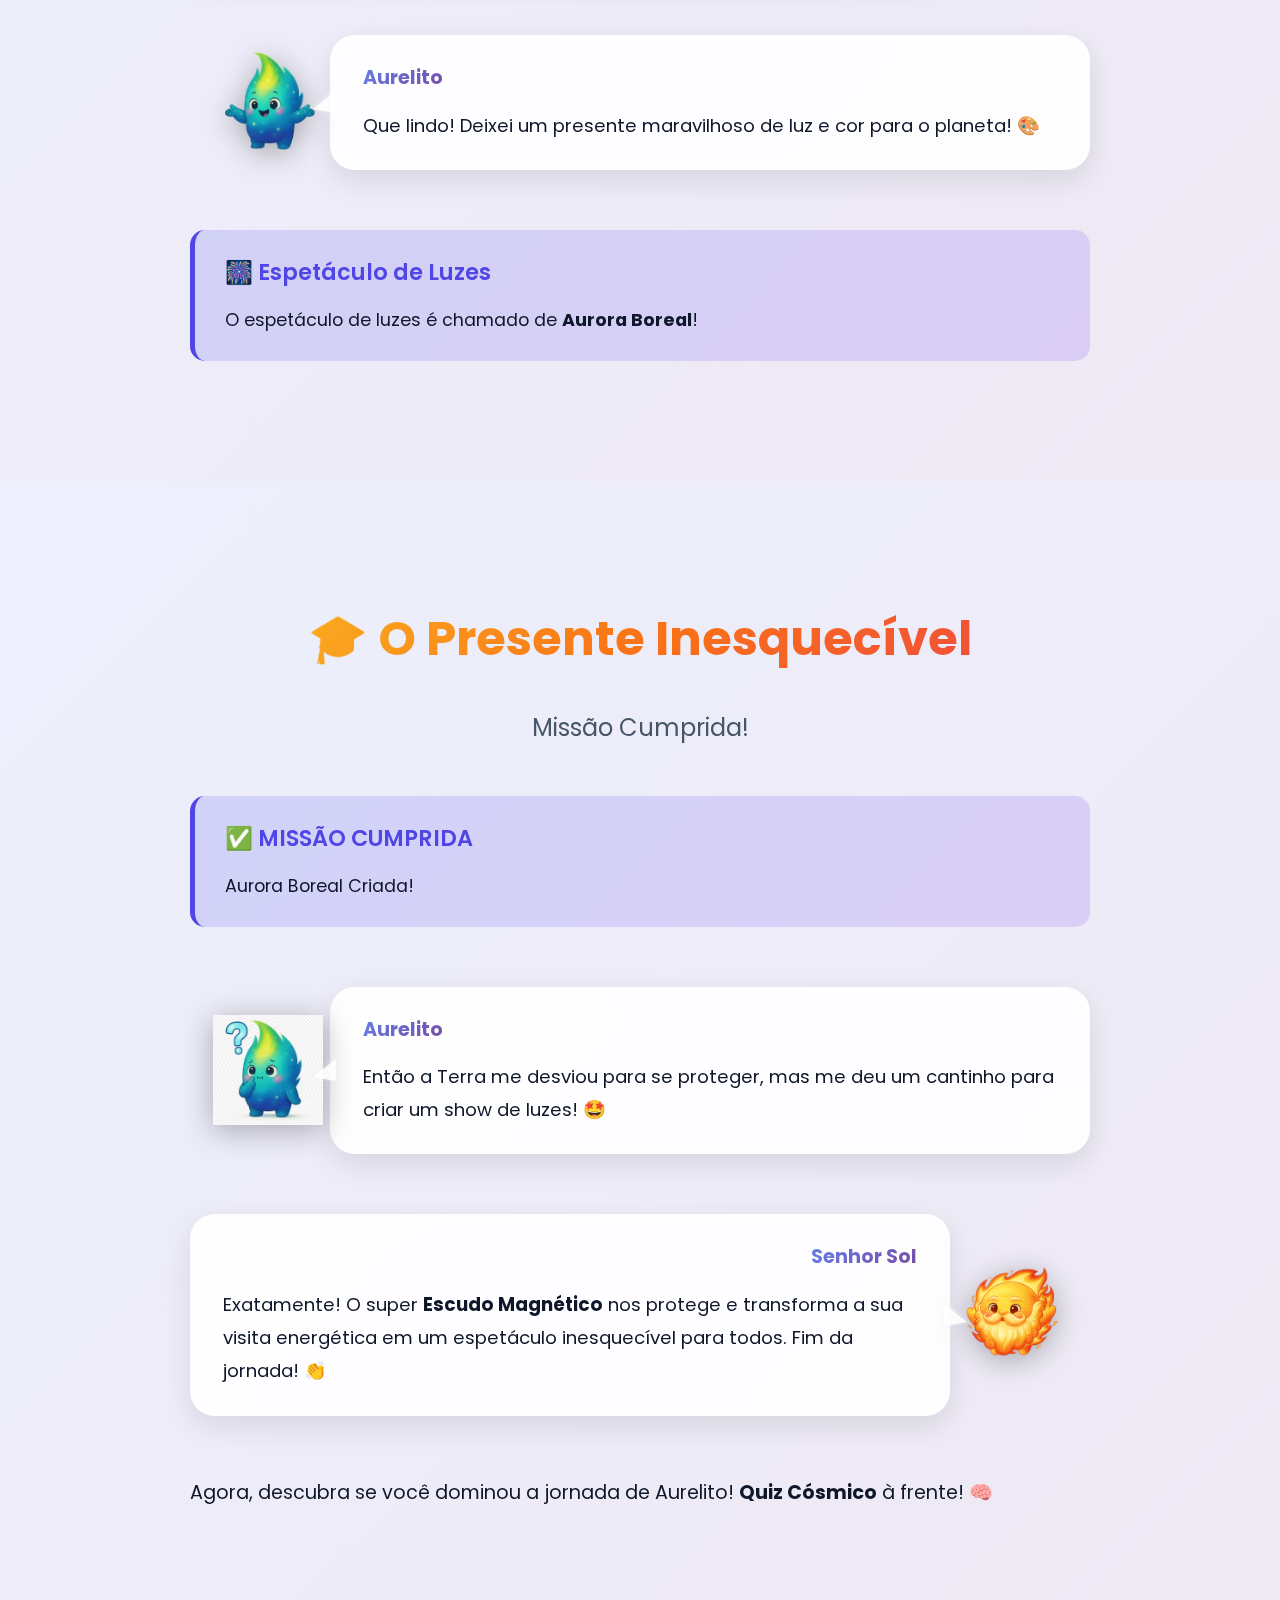
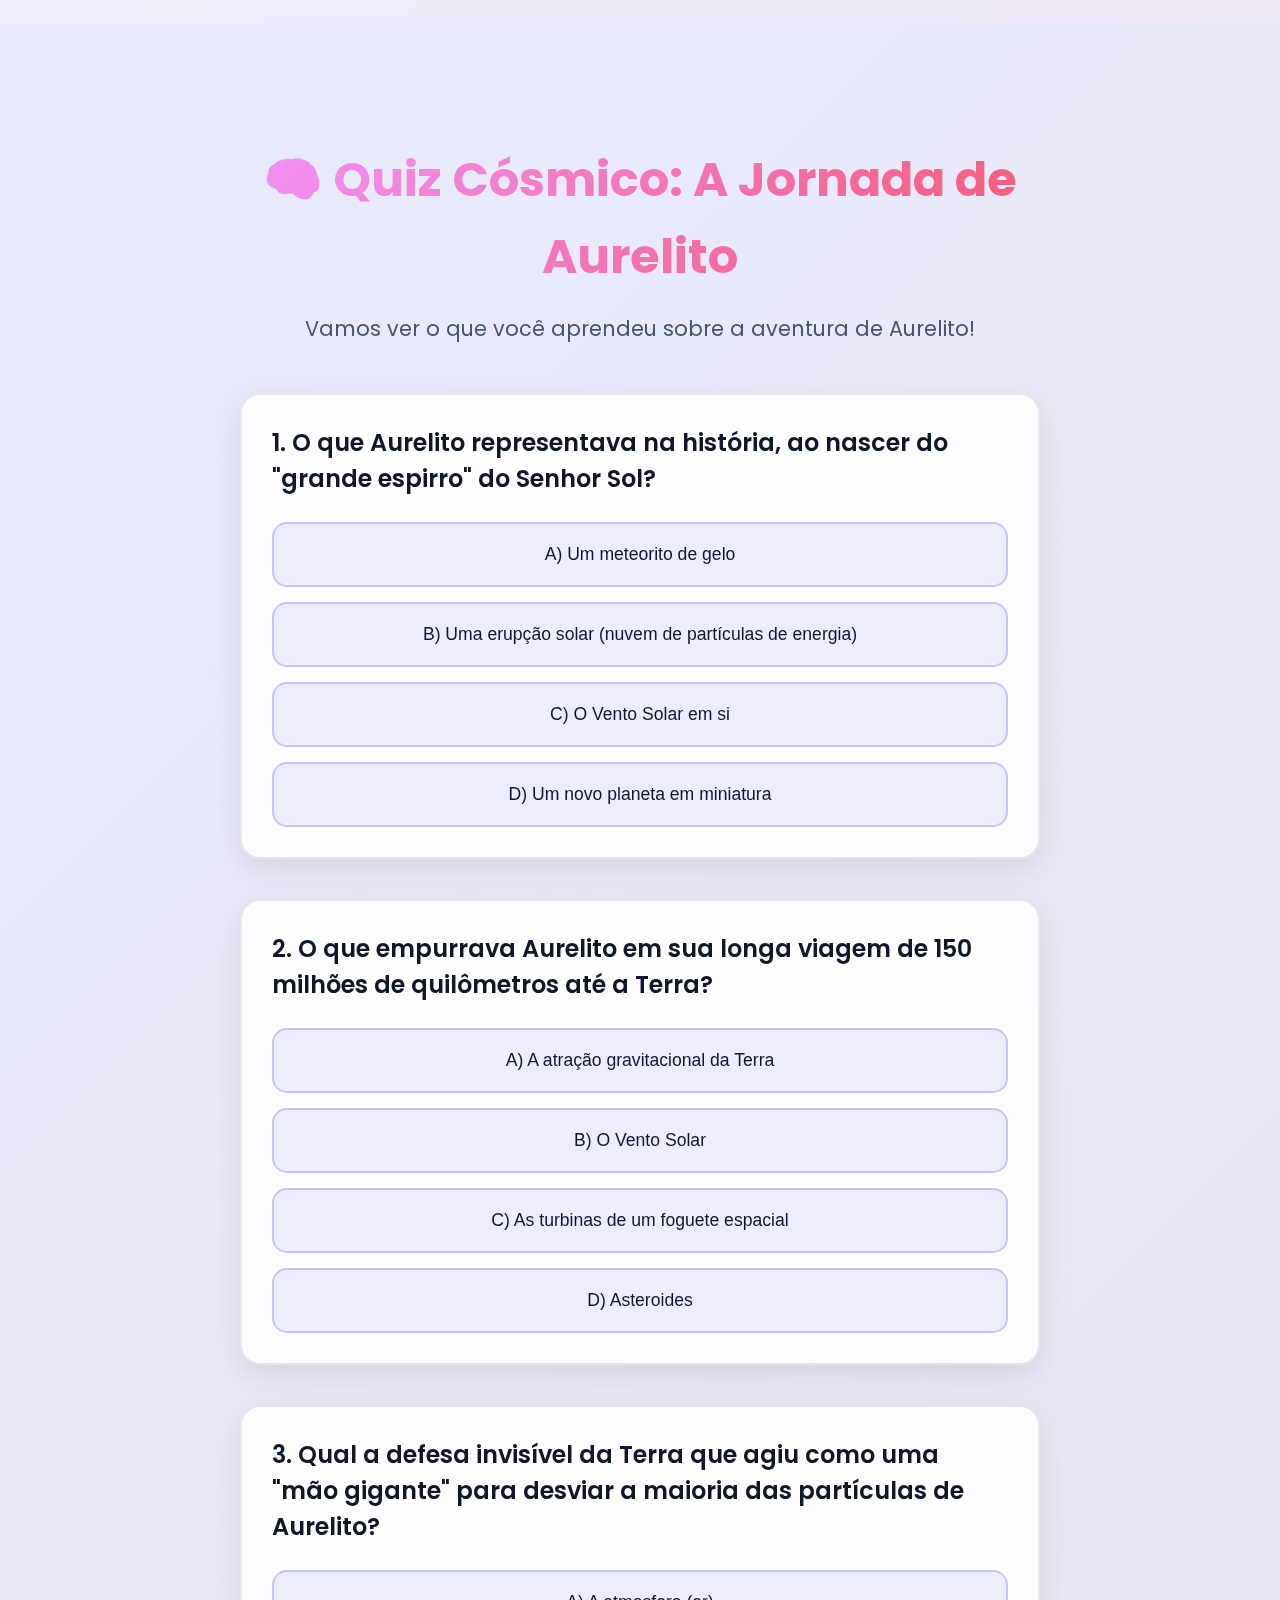
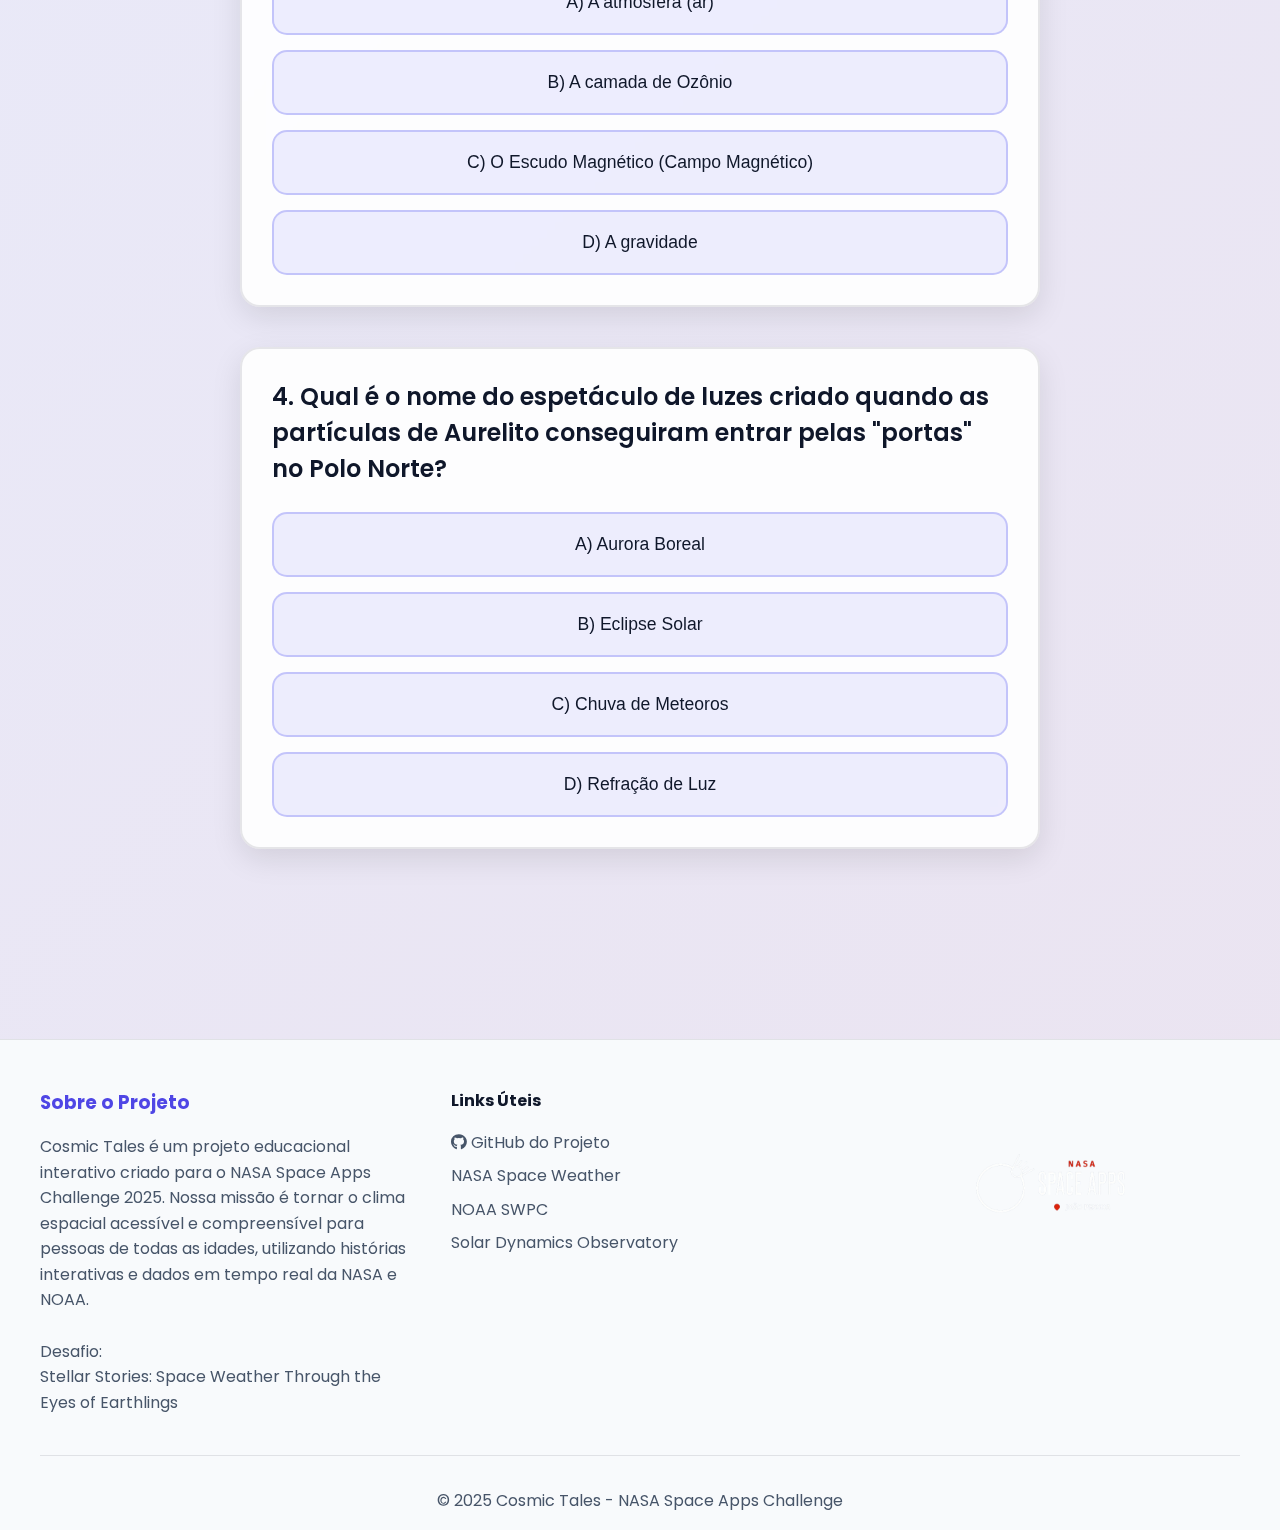
<file: pages/JornadaDeAurelito/Jornada-De-Aurelito.html>
<!DOCTYPE html>
<html lang="pt-BR">
<head>
    <meta charset="UTF-8">
    <meta name="viewport" content="width=device-width, initial-scale=1.0">
    <title>A Jornada Cósmica de Aurelito - Cosmic Tales</title>
    
    <!-- Fonts -->
    <link rel="preconnect" href="https://fonts.googleapis.com">
    <link rel="preconnect" href="https://fonts.gstatic.com" crossorigin>
    <link href="https://fonts.googleapis.com/css2?family=Poppins:wght@300;400;600;700&family=Space+Mono&display=swap" rel="stylesheet">
    
    <!-- Font Awesome -->
    <link rel="stylesheet" href="https://cdnjs.cloudflare.com/ajax/libs/font-awesome/6.4.2/css/all.min.css">
    
    <!-- Estilos compartilhados -->
    <link rel="stylesheet" href="../../styles/story-common.css">
    
    <!-- Estilos específicos desta história -->
    <style>
        /* Hologram do Sol - específico desta história */
        .hologram-container {
            position: relative;
            width: 350px;
            height: 350px;
            margin: 50px auto;
            opacity: 0;
            transform: scale(0.8);
            transition: all 0.7s cubic-bezier(0.175, 0.885, 0.32, 1.275);
        }

        .hologram-container.appear {
            opacity: 1;
            transform: scale(1);
        }

        .hologram {
            width: 100%;
            height: 100%;
            border-radius: 50%;
            background: var(--gradient-solar);
            position: relative;
            box-shadow: 
                0 0 60px rgba(251, 191, 36, 0.7),
                inset 0 0 60px rgba(239, 68, 68, 0.4);
            animation: hologramPulse 4s ease-in-out infinite;
        }

        @keyframes hologramPulse {
            0%, 100% {
                box-shadow: 
                    0 0 60px rgba(251, 191, 36, 0.7),
                    inset 0 0 60px rgba(239, 68, 68, 0.4);
                transform: scale(1);
            }
            50% {
                box-shadow: 
                    0 0 100px rgba(251, 191, 36, 0.9),
                    inset 0 0 100px rgba(239, 68, 68, 0.6);
                transform: scale(1.05);
            }
        }

        .hologram::before {
            content: '☀️';
            position: absolute;
            top: 50%;
            left: 50%;
            transform: translate(-50%, -50%);
            font-size: 5rem;
            animation: rotate 15s linear infinite;
        }

        @keyframes rotate {
            from { transform: translate(-50%, -50%) rotate(0deg); }
            to { transform: translate(-50%, -50%) rotate(360deg); }
        }

        .sunspots {
            position: absolute;
            background: rgba(0, 0, 0, 0.7);
            border-radius: 50%;
            animation: spotMove 10s ease-in-out infinite;
        }

        .sunspot-1 { 
            width: 25px; 
            height: 25px; 
            top: 25%; 
            left: 20%; 
            animation-delay: 0s; 
        }
        .sunspot-2 { 
            width: 18px; 
            height: 18px; 
            top: 65%; 
            right: 25%; 
            animation-delay: 3s; 
        }
        .sunspot-3 { 
            width: 22px; 
            height: 22px; 
            bottom: 30%; 
            left: 45%; 
            animation-delay: 6s; 
        }

        @keyframes spotMove {
            0%, 100% { 
                opacity: 0.7; 
                transform: scale(1); 
            }
            50% { 
                opacity: 1; 
                transform: scale(1.3); 
            }
        }
    </style>
</head>
<body>
    <!-- Canvas de estrelas -->
    <canvas id="stars-canvas"></canvas>
    
    <!-- Barra de progresso -->
    <div class="progress-container">
        <div class="progress-bar"></div>
    </div>
    
    <!-- Navegação -->
    <nav class="navbar">
        <div class="nav-container">
            <div class="logo">
                <span class="sun-icon">☀️</span>
                <span class="logo-text">Cosmic Tales</span>
            </div>
            <button class="mobile-menu-toggle" onclick="toggleMobileMenu()" aria-label="Toggle menu">
                <i class="fa-solid fa-bars"></i>
            </button>
            <ul class="nav-links">
                <li><a href="../../index.html" onclick="closeMobileMenu()"><i class="fa-solid fa-house"></i> Home</a></li>
                <li><a href="../../index.html#space-weather" onclick="closeMobileMenu()"><i class="fa-solid fa-cloud-sun"></i> Clima Espacial</a></li>
                <li><a href="../../index.html#stories" onclick="closeMobileMenu()"><i class="fa-solid fa-book"></i> Histórias</a></li>
                <li><a href="../../index.html#about" onclick="closeMobileMenu()"><i class="fa-solid fa-circle-info"></i> Sobre</a></li>
                <li>
                    <button id="theme-toggle" class="theme-toggle" onclick="toggleTheme()" aria-label="Alternar tema">
                        <i class="fa-solid fa-sun"></i>
                    </button>
                </li>
            </ul>
        </div>
    </nav>

    <!-- ======================================== -->
    <!-- CAPÍTULO 1: O Grande Espirro Solar -->
    <!-- ======================================== -->
    <section class="chapter chapter-1" id="chapter-1">
        <div class="chapter-content">
            <h1 class="chapter-title">💥 O Grande Espirro Solar</h1>
            <p class="chapter-subtitle">O Nascimento de Aurelito</p>
            
            <p class="story-text">
                O Senhor Sol estava muito animado e soltou um "grande espirro" de luz! ✨
            </p>
            
            <div class="dialogue left">
                <div class="dialogue-header">
                    <div class="character-icon">
                        <img src="../../Images/GuideCharacter/Aurelito-2HandsExplanation.png" alt="Aurelito">
                    </div>
                    <span class="character-name">Aurelito</span>
                </div>
                <p class="dialogue-text">
                    Puf! Eu nasci! Eu sou uma nuvem de partículas de energia super carregadas! 
                    Que viagem! 🚀
                </p>
            </div>
            
            <div class="dialogue right">
                <div class="dialogue-header">
                    <div class="character-icon">
                        <img src="../../Images/GuideCharacter/Senhor_Sol.png" alt="Senhor Sol">
                    </div>
                    <span class="character-name">Senhor Sol</span>
                </div>
                <p class="dialogue-text">
                    Seu destino é épico, Aurelito! O Planeta Azul, a Terra, a 
                    <strong>150 milhões de quilômetros</strong> de distância! 🌎
                </p>
            </div>
            
            <div class="info-box">
                <h4 class="info-box-title">🎯 Missão</h4>
                <p class="info-box-text">
                    Conhecer o lindo Planeta Azul!
                </p>
            </div>
        </div>
    </section>

    <!-- ======================================== -->
    <!-- CAPÍTULO 2: A Longa Viagem no Vento Solar -->
    <!-- ======================================== -->
    <section class="chapter chapter-2" id="chapter-2">
        <div class="chapter-content">
            <h1 class="chapter-title">💨 A Longa Viagem no Vento Solar</h1>
            <p class="chapter-subtitle">150 milhões de quilômetros!</p>
            
            <p class="story-text">
                Aurelito viaja mais rápido que qualquer foguete! 🔭
            </p>
            
            <div class="dialogue left">
                <div class="dialogue-header">
                    <div class="character-icon">
                        <img src="../../Images/GuideCharacter/Aurelito-DoubtFace.png" alt="Aurelito">
                    </div>
                    <span class="character-name">Aurelito</span>
                </div>
                <p class="dialogue-text">
                    O espaço é escuro, mas estou voando muito rápido! O que me empurra? 🤔
                </p>
            </div>
            
            <div class="dialogue right">
                <div class="dialogue-header">
                    <div class="character-icon">
                        <img src="../../Images/GuideCharacter/Senhor_Sol.png" alt="Senhor Sol">
                    </div>
                    <span class="character-name">Senhor Sol</span>
                </div>
                <p class="dialogue-text">
                    É o <strong>Vento Solar</strong>, Aurelito! Aquele sopro constante do Sol 
                    que te leva cada vez mais rápido em direção à Terra! 🌬️
                </p>
            </div>
            
            <!-- Holograma do Sol -->
            <div class="hologram-container">
                <div class="hologram">
                    <div class="sunspots sunspot-1"></div>
                    <div class="sunspots sunspot-2"></div>
                    <div class="sunspots sunspot-3"></div>
                </div>
            </div>
            
            <p class="story-text">
                O planeta Terra surge no horizonte como uma joia preciosa. 💎
            </p>
        </div>
    </section>

    <!-- ======================================== -->
    <!-- CAPÍTULO 3: O Encontro com o Escudo Mágico -->
    <!-- ======================================== -->
    <section class="chapter chapter-3" id="chapter-3">
        <div class="chapter-content">
            <h1 class="chapter-title">🛡️ O Encontro com o Escudo Mágico</h1>
            <p class="chapter-subtitle">A Terra tem uma defesa especial!</p>
            
            <div class="info-box">
                <h4 class="info-box-title">🚨 Defesa Especial</h4>
                <p class="info-box-text">
                    A Terra tem uma defesa especial contra partículas carregadas!
                </p>
            </div>
            
            <div class="dialogue left">
                <div class="dialogue-header">
                    <div class="character-icon">
                        <img src="../../Images/GuideCharacter/Aurelito-DoubtFace.png" alt="Aurelito">
                    </div>
                    <span class="character-name">Aurelito</span>
                </div>
                <p class="dialogue-text">
                    Ei! Uma força invisível está me desviando! Estou sendo puxado para os lados! 
                    Onde você vai?! 😵‍💫
                </p>
            </div>
            
            <div class="dialogue right">
                <div class="dialogue-header">
                    <div class="character-icon">
                        <img src="../../Images/GuideCharacter/Senhor_Sol.png" alt="Senhor Sol">
                    </div>
                    <span class="character-name">Senhor Sol</span>
                </div>
                <p class="dialogue-text">
                    Essa é a proteção da Terra, Aurelito! O <strong>Escudo Magnético</strong>! 
                    Ele desvia a maioria das partículas de alta energia como você! ✋
                </p>
            </div>
            
            <div class="dialogue left">
                <div class="dialogue-header">
                    <div class="character-icon">
                        <img src="../../Images/GuideCharacter/Aurelito-2HandsExplanation.png" alt="Aurelito">
                    </div>
                    <span class="character-name">Aurelito</span>
                </div>
                <p class="dialogue-text">
                    Eu não vou desistir! Minhas bolinhas de energia vão dar um 'oi' para a Terra! 💪
                </p>
            </div>
            
            <div class="info-box">
                <h4 class="info-box-title">🤫 Segredo</h4>
                <p class="info-box-text">
                    Existe uma "porta" de entrada lá no topo do planeta!
                </p>
            </div>
        </div>
    </section>

    <!-- ======================================== -->
    <!-- CAPÍTULO 4: A Surpresa no Polo - Aurora Boreal -->
    <!-- ======================================== -->
    <section class="chapter chapter-4" id="chapter-4">
        <div class="chapter-content">
            <h1 class="chapter-title">🌈 A Surpresa no Polo: Aurora Boreal</h1>
            <p class="chapter-subtitle">O segredo do Escudo Magnético</p>
            
            <p class="story-text">
                Aurelito descobre o segredo do Escudo Magnético... Os Polos! 🌍
            </p>
            
            <div class="dialogue left">
                <div class="dialogue-header">
                    <div class="character-icon">
                        <img src="../../Images/GuideCharacter/Aurelito-left-png.png" alt="Aurelito">
                    </div>
                    <span class="character-name">Aurelito</span>
                </div>
                <p class="dialogue-text">
                    Plim! Consegui! Algumas das minhas bolinhas de energia entraram pela porta 
                    no Polo Norte! 🥳
                </p>
            </div>
            
            <div class="dialogue right">
                <div class="dialogue-header">
                    <div class="character-icon">
                        <img src="../../Images/GuideCharacter/Senhor_Sol.png" alt="Senhor Sol">
                    </div>
                    <span class="character-name">Senhor Sol</span>
                </div>
                <p class="dialogue-text">
                    Quando suas bolinhas de energia batem no ar da Terra, o ar fica tão animado 
                    que começa a BRILHAR! 💚💖💙
                </p>
            </div>
            
            <div class="dialogue left">
                <div class="dialogue-header">
                    <div class="character-icon">
                        <img src="../../Images/GuideCharacter/Aurelito-2HandsExplanation.png" alt="Aurelito">
                    </div>
                    <span class="character-name">Aurelito</span>
                </div>
                <p class="dialogue-text">
                    Que lindo! Deixei um presente maravilhoso de luz e cor para o planeta! 🎨
                </p>
            </div>
            
            <div class="info-box">
                <h4 class="info-box-title">🎆 Espetáculo de Luzes</h4>
                <p class="info-box-text">
                    O espetáculo de luzes é chamado de <strong>Aurora Boreal</strong>!
                </p>
            </div>
        </div>
    </section>

    <!-- ======================================== -->
    <!-- CAPÍTULO 5: O Presente Inesquecível -->
    <!-- ======================================== -->
    <section class="chapter chapter-5" id="chapter-5">
        <div class="chapter-content">
            <h1 class="chapter-title">🎓 O Presente Inesquecível</h1>
            <p class="chapter-subtitle">Missão Cumprida!</p>
            
            <div class="info-box">
                <h4 class="info-box-title">✅ MISSÃO CUMPRIDA</h4>
                <p class="info-box-text">
                    Aurora Boreal Criada!
                </p>
            </div>
            
            <div class="dialogue left">
                <div class="dialogue-header">
                    <div class="character-icon">
                        <img src="../../Images/GuideCharacter/Aurelito-DoubtFace.png" alt="Aurelito">
                    </div>
                    <span class="character-name">Aurelito</span>
                </div>
                <p class="dialogue-text">
                    Então a Terra me desviou para se proteger, mas me deu um cantinho para 
                    criar um show de luzes! 🤩
                </p>
            </div>
            
            <div class="dialogue right">
                <div class="dialogue-header">
                    <div class="character-icon">
                        <img src="../../Images/GuideCharacter/Senhor_Sol.png" alt="Senhor Sol">
                    </div>
                    <span class="character-name">Senhor Sol</span>
                </div>
                <p class="dialogue-text">
                    Exatamente! O super <strong>Escudo Magnético</strong> nos protege e transforma 
                    a sua visita energética em um espetáculo inesquecível para todos. 
                    Fim da jornada! 👏
                </p>
            </div>
            
            <p class="story-text">
                Agora, descubra se você dominou a jornada de Aurelito! <strong>Quiz Cósmico</strong> 
                à frente! 🧠
            </p>
        </div>
    </section>

    <!-- ======================================== -->
    <!-- SEÇÃO DO QUIZ -->
    <!-- ======================================== -->
    <section class="quiz-section" id="quiz">
        <div class="quiz-container">
            <h1 class="quiz-title">🧠 Quiz Cósmico: A Jornada de Aurelito</h1>
            <p class="quiz-subtitle">Vamos ver o que você aprendeu sobre a aventura de Aurelito!</p>
            
            <!-- Questão 1 -->
            <div class="quiz-question-wrapper">
                <p class="quiz-question">
                    1. O que Aurelito representava na história, ao nascer do "grande espirro" do Senhor Sol?
                </p>
                <div class="quiz-options">
                    <button class="quiz-option" data-correct="false">
                        A) Um meteorito de gelo
                    </button>
                    <button class="quiz-option" data-correct="true">
                        B) Uma erupção solar (nuvem de partículas de energia)
                    </button>
                    <button class="quiz-option" data-correct="false">
                        C) O Vento Solar em si
                    </button>
                    <button class="quiz-option" data-correct="false">
                        D) Um novo planeta em miniatura
                    </button>
                </div>
                <div class="quiz-feedback"></div>
                <div class="quiz-explanation" style="display: none;">
                    <strong>🎯 Resposta correta:</strong> Aurelito é a representação de <strong>uma erupção solar</strong> (ou Ejeção de Massa Coronal), feita de partículas super carregadas.
                </div>
            </div>
            
            <!-- Questão 2 -->
            <div class="quiz-question-wrapper">
                <p class="quiz-question">
                    2. O que empurrava Aurelito em sua longa viagem de 150 milhões de quilômetros até a Terra?
                </p>
                <div class="quiz-options">
                    <button class="quiz-option" data-correct="false">
                        A) A atração gravitacional da Terra
                    </button>
                    <button class="quiz-option" data-correct="true">
                        B) O Vento Solar
                    </button>
                    <button class="quiz-option" data-correct="false">
                        C) As turbinas de um foguete espacial
                    </button>
                    <button class="quiz-option" data-correct="false">
                        D) Asteroides
                    </button>
                </div>
                <div class="quiz-feedback"></div>
                <div class="quiz-explanation" style="display: none;">
                    <strong>🎯 Resposta correta:</strong> <strong>O Vento Solar</strong> é o fluxo constante de partículas do Sol que empurra as erupções solares pelo espaço.
                </div>
            </div>
            
            <!-- Questão 3 -->
            <div class="quiz-question-wrapper">
                <p class="quiz-question">
                    3. Qual a defesa invisível da Terra que agiu como uma "mão gigante" para desviar a maioria das partículas de Aurelito?
                </p>
                <div class="quiz-options">
                    <button class="quiz-option" data-correct="false">
                        A) A atmosfera (ar)
                    </button>
                    <button class="quiz-option" data-correct="false">
                        B) A camada de Ozônio
                    </button>
                    <button class="quiz-option" data-correct="true">
                        C) O Escudo Magnético (Campo Magnético)
                    </button>
                    <button class="quiz-option" data-correct="false">
                        D) A gravidade
                    </button>
                </div>
                <div class="quiz-feedback"></div>
                <div class="quiz-explanation" style="display: none;">
                    <strong>🎯 Resposta correta:</strong> <strong>O Escudo Magnético</strong> (ou Magnetosfera) desvia a maior parte das partículas carregadas, protegendo o planeta.
                </div>
            </div>
            
            <!-- Questão 4 -->
            <div class="quiz-question-wrapper">
                <p class="quiz-question">
                    4. Qual é o nome do espetáculo de luzes criado quando as partículas de Aurelito conseguiram entrar pelas "portas" no Polo Norte?
                </p>
                <div class="quiz-options">
                    <button class="quiz-option" data-correct="true">
                        A) Aurora Boreal
                    </button>
                    <button class="quiz-option" data-correct="false">
                        B) Eclipse Solar
                    </button>
                    <button class="quiz-option" data-correct="false">
                        C) Chuva de Meteoros
                    </button>
                    <button class="quiz-option" data-correct="false">
                        D) Refração de Luz
                    </button>
                </div>
                <div class="quiz-feedback"></div>
                <div class="quiz-explanation" style="display: none;">
                    <strong>🎯 Resposta correta:</strong> O show de luzes coloridas é conhecido como <strong>Aurora Boreal</strong> (ou Aurora Austral no Polo Sul).
                </div>
            </div>
            
            <!-- Resultado -->
            <div id="quiz-result"></div>
        </div>
    </section>

    <!-- Navegação entre capítulos -->
    <div class="chapter-nav">
        <div class="chapter-dots">
            <div class="chapter-dot active" data-chapter="1" onclick="goToChapter(1)"></div>
            <div class="chapter-dot" data-chapter="2" onclick="goToChapter(2)"></div>
            <div class="chapter-dot" data-chapter="3" onclick="goToChapter(3)"></div>
            <div class="chapter-dot" data-chapter="4" onclick="goToChapter(4)"></div>
            <div class="chapter-dot" data-chapter="5" onclick="goToChapter(5)"></div>
        </div>
        <button class="nav-button nav-button-quiz" onclick="goToQuiz()">
            <i class="fas fa-question-circle"></i> Quiz
        </button>
    </div>

    <!-- Footer -->
    <footer id="about" class="footer">
        <div class="container">
            <div class="footer-content">
                <div class="footer-section">
                    <h3>Sobre o Projeto</h3>
                    <p>
                        Cosmic Tales é um projeto educacional interativo criado para o NASA Space Apps Challenge 2025.
                        Nossa missão é tornar o clima espacial acessível e compreensível para pessoas de todas as idades,
                        utilizando histórias interativas e dados em tempo real da NASA e NOAA.
                    </p>
                    <br />
                    <p>Desafio: <a href="https://www.spaceappschallenge.org/2025/challenges/stellar-stories-space-weather-through-the-eyes-of-earthlings" target="_blank">Stellar Stories: Space Weather Through the Eyes of Earthlings</a></p>
                </div>
                <div class="footer-section">
                    <h4>Links Úteis</h4>
                    <ul>
                        <li><a href="https://github.com/Vinii225/StellarStories_NasaSpaceApps/tree/main" target="_blank"><i class="fa-brands fa-github"></i> GitHub do Projeto</a></li>
                        <li><a href="https://www.nasa.gov/mission_pages/sunearth/spaceweather/" target="_blank">NASA Space Weather</a></li>
                        <li><a href="https://www.swpc.noaa.gov/" target="_blank">NOAA SWPC</a></li>
                        <li><a href="https://sdo.gsfc.nasa.gov/" target="_blank">Solar Dynamics Observatory</a></li>
                    </ul>
                </div>
                <div class="footer-section">
                    <img id="space-apps-logo" src="../../Images/EventLogo/44.png" alt="NASA Space Apps Challenge" class="space-apps-logo-large">
                </div>
            </div>
            <div class="footer-bottom">
                <p>&copy; 2025 Cosmic Tales - NASA Space Apps Challenge</p>
            </div>
        </div>
    </footer>

    <!-- JavaScript compartilhado -->
    <script src="../../js/story-common.js"></script>
    
    <!-- JavaScript específico desta página -->
    <script>
        // Smooth scroll para capítulos com animação
        function goToChapter(chapterNum) {
            const chapter = document.querySelector(`.chapter-${chapterNum}`);
            if (chapter) {
                chapter.scrollIntoView({ behavior: 'smooth', block: 'start' });
                updateActiveChapterDot(chapterNum - 1);
            }
        }
        
        function updateActiveChapterDot(index) {
            const dots = document.querySelectorAll('.chapter-dot');
            dots.forEach((dot, i) => {
                if (i === index) {
                    dot.classList.add('active');
                } else {
                    dot.classList.remove('active');
                }
            });
        }
        
        // Observer para atualizar dots automaticamente
        const chapterObserver = new IntersectionObserver((entries) => {
            entries.forEach(entry => {
                if (entry.isIntersecting) {
                    const chapterClass = Array.from(entry.target.classList).find(c => c.startsWith('chapter-'));
                    if (chapterClass) {
                        const chapterNum = parseInt(chapterClass.split('-')[1]);
                        updateActiveChapterDot(chapterNum - 1);
                    }
                }
            });
        }, { threshold: 0.5 });
        
        document.querySelectorAll('.chapter').forEach(chapter => {
            chapterObserver.observe(chapter);
        });
        
        // Esconder navegação ao rolar para baixo
        let lastScrollTop = 0;
        const chapterNav = document.querySelector('.chapter-nav');
        
        window.addEventListener('scroll', function() {
            let scrollTop = window.pageYOffset || document.documentElement.scrollTop;
            
            if (scrollTop > lastScrollTop && scrollTop > 200) {
                // Rolando para baixo
                chapterNav.classList.add('hidden');
            } else {
                // Rolando para cima
                chapterNav.classList.remove('hidden');
            }
            
            lastScrollTop = scrollTop;
        });
        
        // Animar o holograma quando aparecer
        const hologramObserver = new IntersectionObserver((entries) => {
            entries.forEach(entry => {
                if (entry.isIntersecting) {
                    entry.target.classList.add('appear');
                }
            });
        }, { threshold: 0.3 });
        
        const hologramContainer = document.querySelector('.hologram-container');
        if (hologramContainer) {
            hologramObserver.observe(hologramContainer);
        }
    </script>
</body>
</html>
</file>
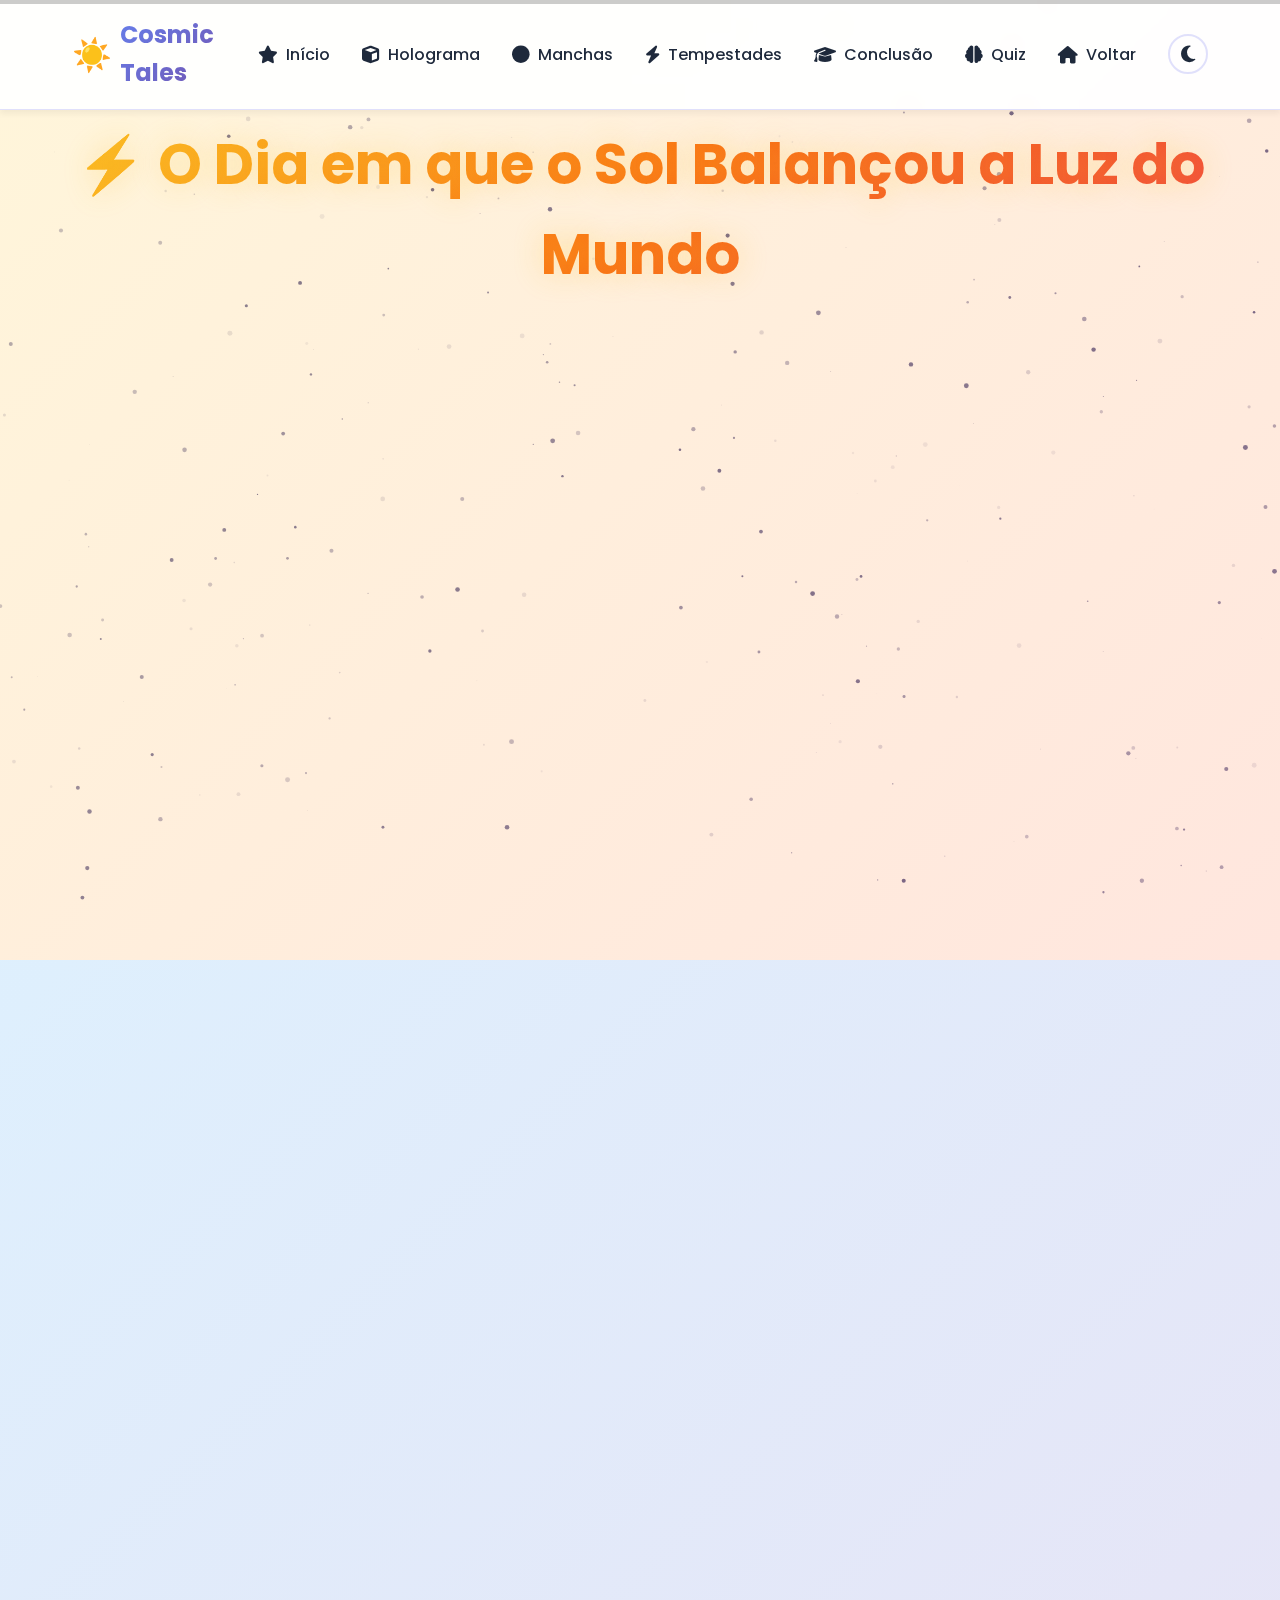
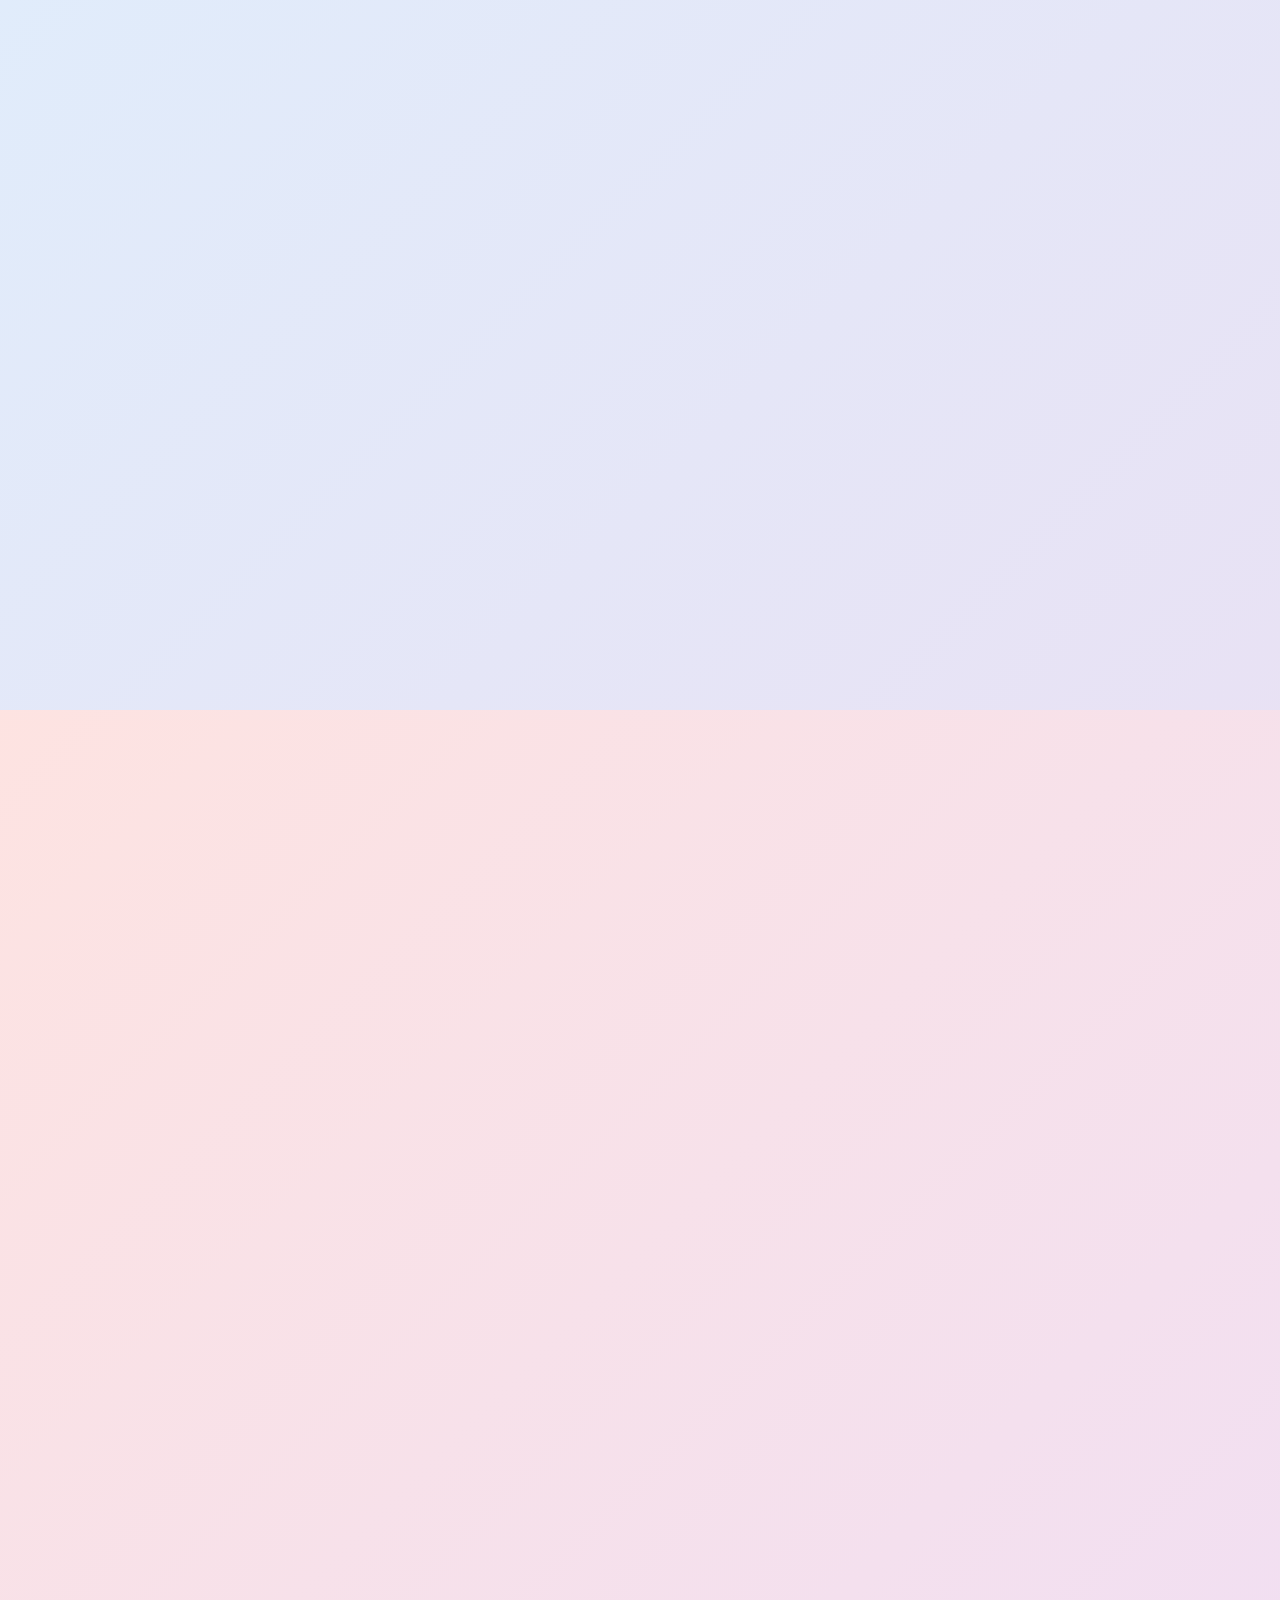
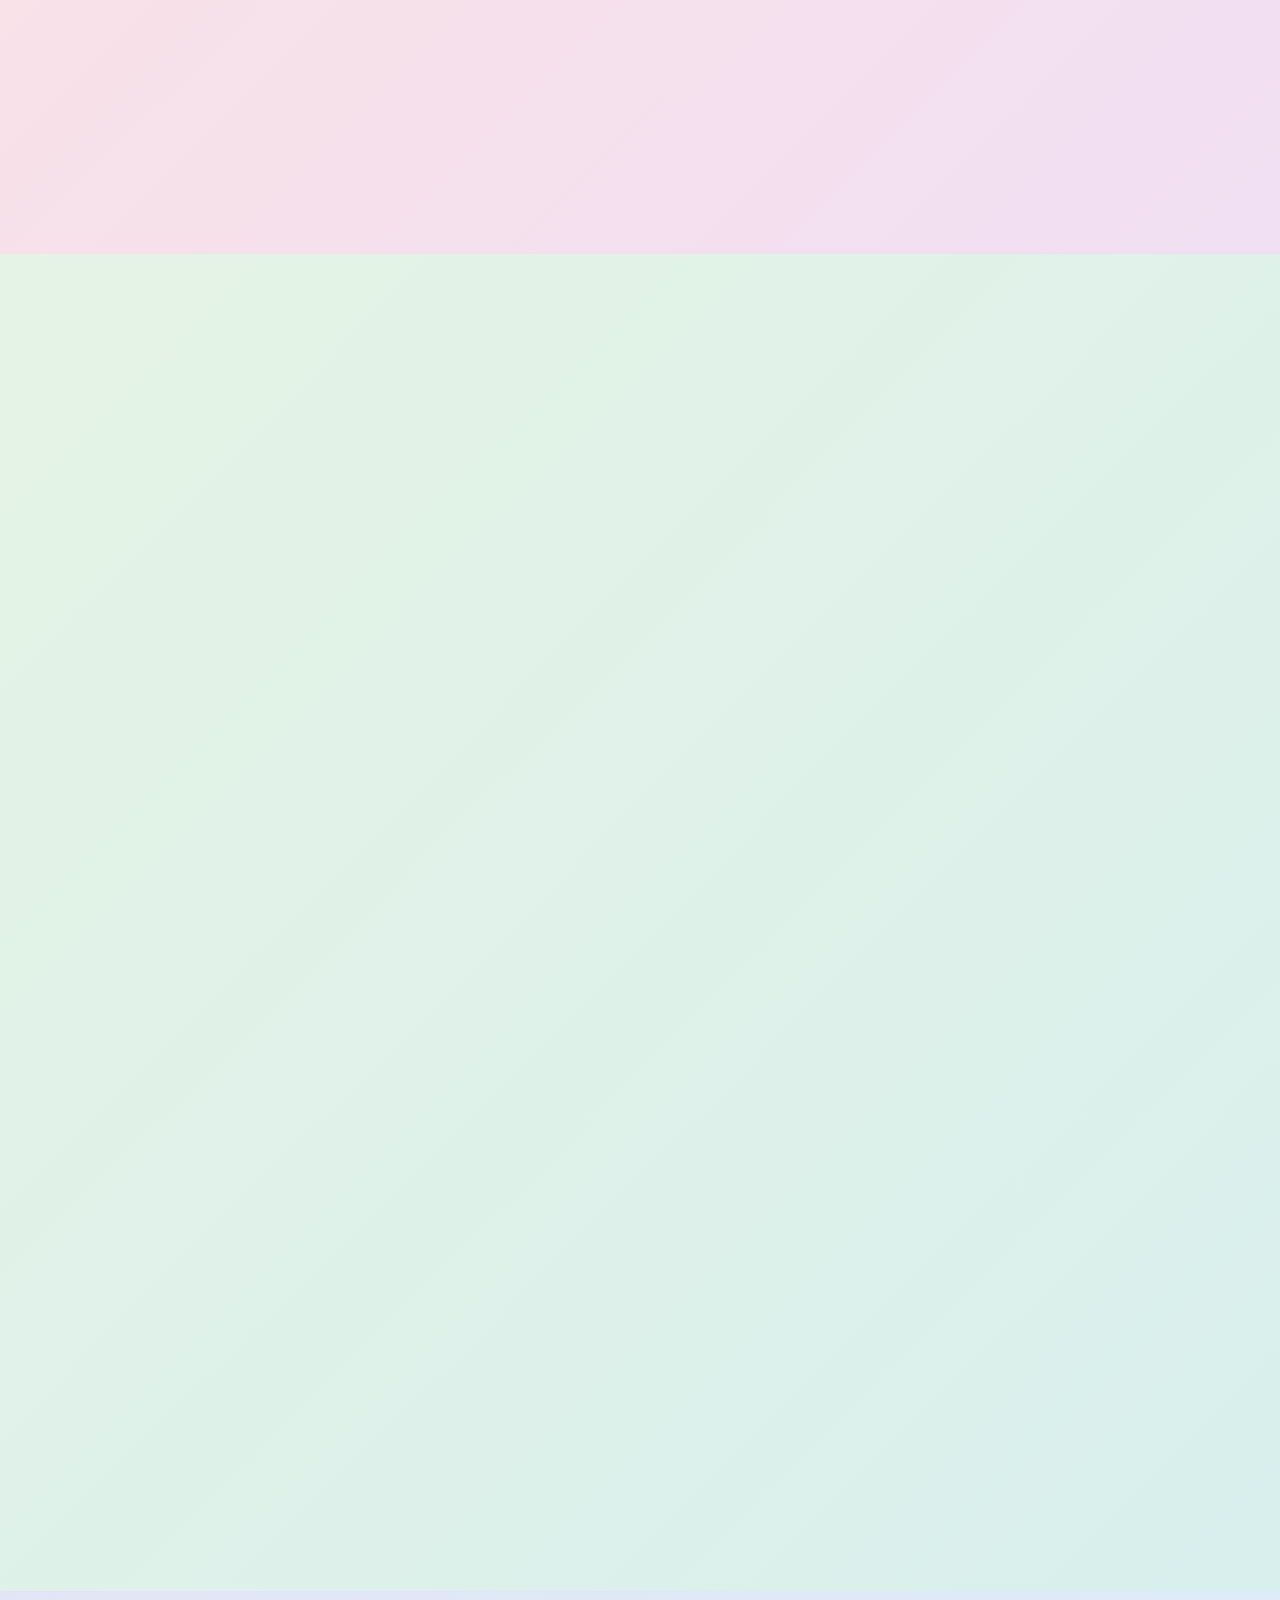
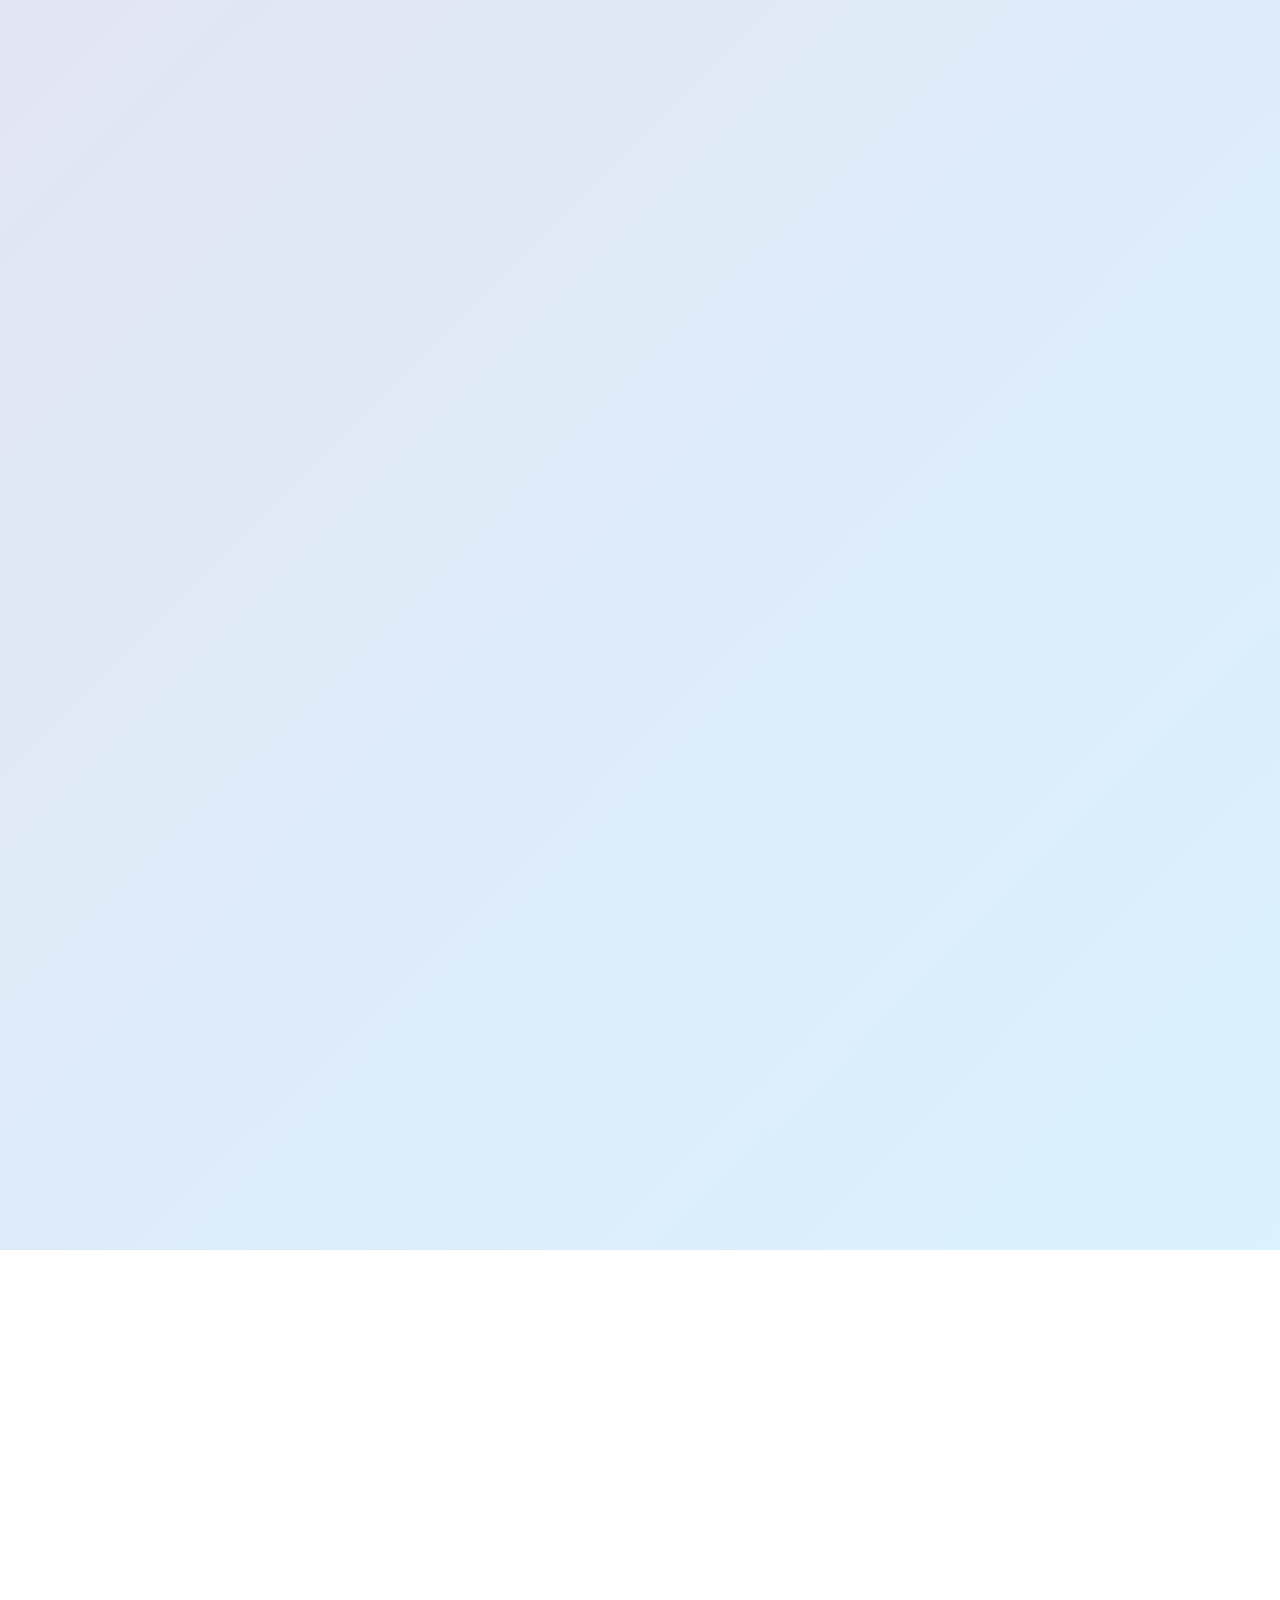
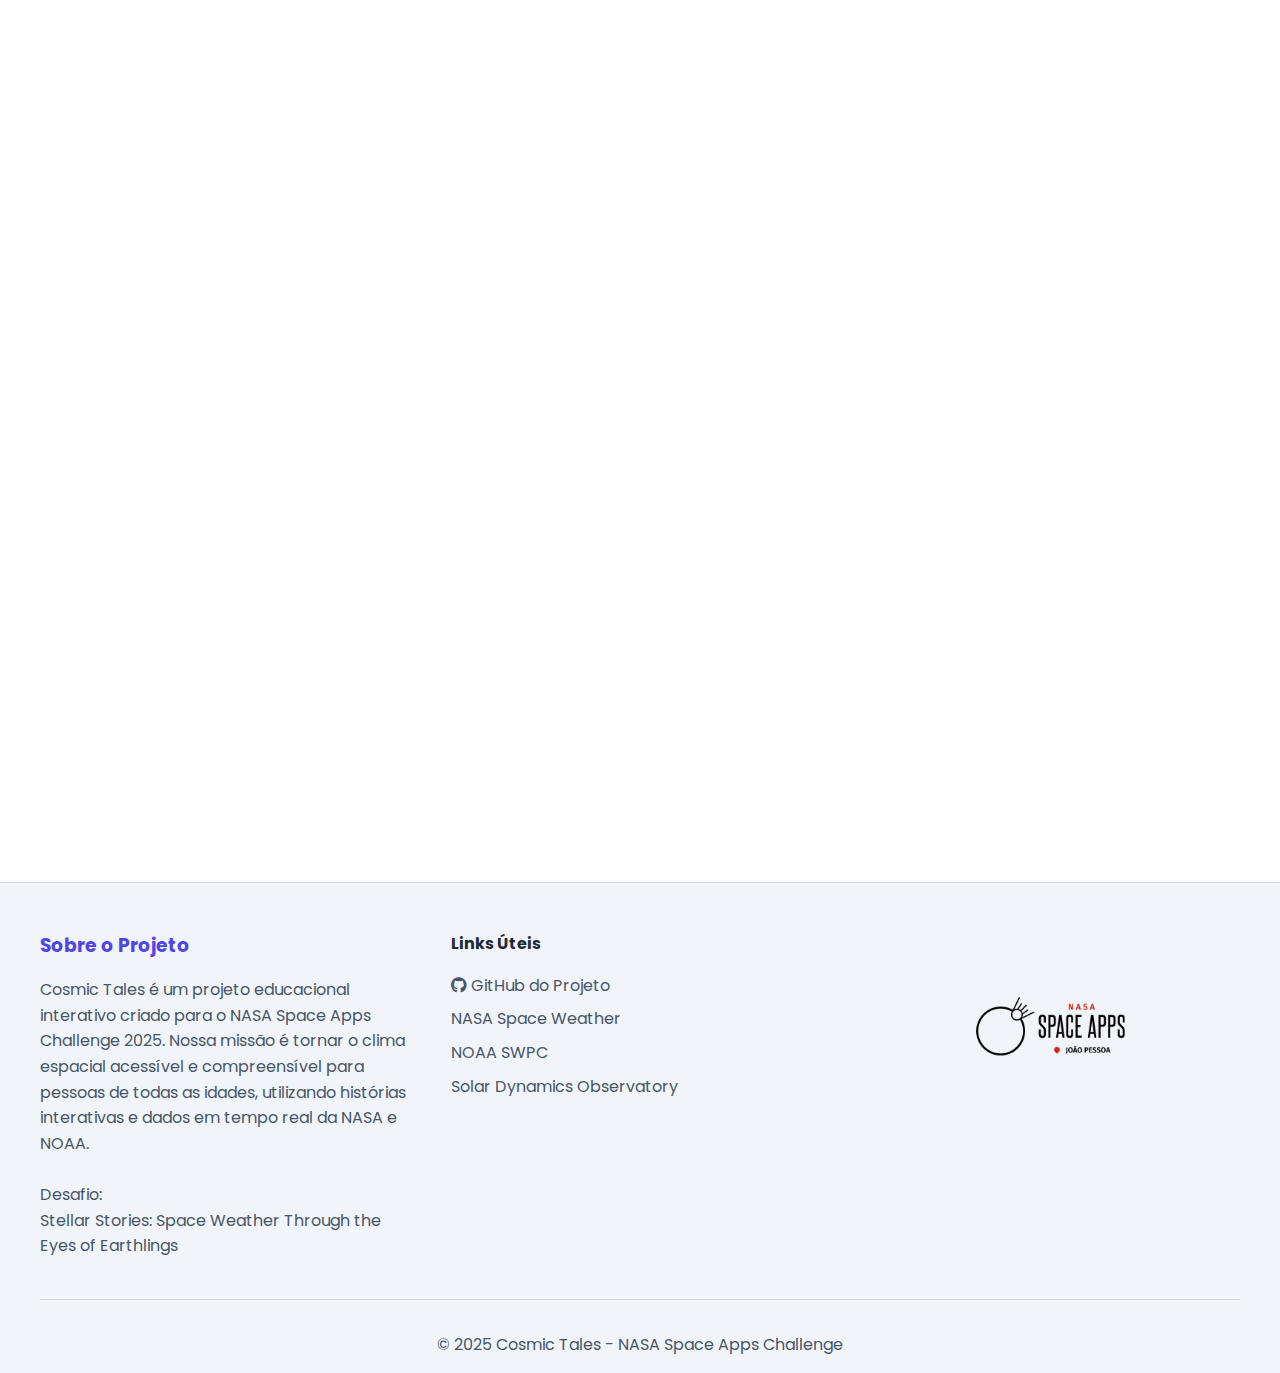
<file: pages/redes-eletricas/redes-eletricas.html>
<!DOCTYPE html>
<html lang="pt-BR">
<head>
    <meta charset="UTF-8">
    <meta name="viewport" content="width=device-width, initial-scale=1.0">
    <title>O Dia em que o Sol Balançou a Luz do Mundo 🌞⚡</title>
    <link rel="preconnect" href="https://fonts.googleapis.com">
    <link rel="preconnect" href="https://fonts.gstatic.com" crossorigin>
    <link href="https://fonts.googleapis.com/css2?family=Poppins:wght@300;400;600;700&family=Space+Mono&display=swap" rel="stylesheet">
    <!-- Font Awesome -->
    <link rel="stylesheet" href="https://cdnjs.cloudflare.com/ajax/libs/font-awesome/6.4.2/css/all.min.css">
    <!-- CSS externo da página principal -->
    <link rel="stylesheet" href="../../styles/styles.css">
    <style>
        /* ==========================================
           VARIABLES & RESET
           ========================================== */
        :root {
            --primary-color: #6366f1;
            --secondary-color: #8b5cf6;
            --accent-color: #ec4899;
            --solar-yellow: #fbbf24;
            --solar-orange: #f97316;
            --solar-red: #ef4444;
            --bg-dark: #0f172a;
            --bg-darker: #020617;
            --text-light: #f1f5f9;
            --text-gray: #94a3b8;
            --card-bg: rgba(30, 41, 59, 0.8);
            --gradient-solar: linear-gradient(135deg, #fbbf24 0%, #f97316 50%, #ef4444 100%);
            --gradient-space: linear-gradient(135deg, #667eea 0%, #764ba2 100%);
            --gradient-mystical: linear-gradient(135deg, #4facfe 0%, #00f2fe 100%);
            --border-color: rgba(99, 102, 241, 0.3);
            --shadow-color: rgba(0, 0, 0, 0.3);
        }

        /* Light Theme */
        body.light-theme {
            --bg-dark: #f1f5f9;
            --bg-darker: #ffffff;
            --text-light: #1e293b;
            --text-gray: #475569;
            --card-bg: rgba(255, 255, 255, 0.9);
            --border-color: rgba(99, 102, 241, 0.2);
            --shadow-color: rgba(0, 0, 0, 0.1);
        }

        * {
            margin: 0;
            padding: 0;
            box-sizing: border-box;
        }

        body {
            font-family: 'Poppins', sans-serif;
            background: var(--bg-darker);
            color: var(--text-light);
            overflow-x: hidden;
            line-height: 1.6;
        }

        html {
            scroll-behavior: smooth;
        }

        /* ==========================================
           PROGRESS BAR
           ========================================== */
        .progress-container {
            position: fixed;
            top: 0;
            left: 0;
            width: 100%;
            height: 4px;
            background: rgba(0, 0, 0, 0.2);
            z-index: 1000;
        }

        .progress-bar {
            height: 100%;
            background: var(--gradient-solar);
            width: 0%;
            transition: width 0.3s ease;
        }

        /* ==========================================
           CANVAS BACKGROUND (STARS & PARTICLES)
           ========================================== */
        #stars-canvas {
            position: fixed;
            top: 0;
            left: 0;
            width: 100%;
            height: 100%;
            z-index: -1;
            background: var(--bg-darker);
        }

        /* ==========================================
           CHAPTER BACKGROUNDS
           ========================================== */
        .chapter {
            min-height: 100vh;
            padding: 80px 20px;
            position: relative;
            display: flex;
            flex-direction: column;
            justify-content: center;
            align-items: center;
        }

        .chapter-1 { 
            background: linear-gradient(135deg, rgba(255, 193, 7, 0.15) 0%, rgba(255, 87, 34, 0.15) 100%); 
        }
        .chapter-2 { 
            background: linear-gradient(135deg, rgba(33, 150, 243, 0.15) 0%, rgba(103, 58, 183, 0.15) 100%); 
        }
        .chapter-3 { 
            background: linear-gradient(135deg, rgba(244, 67, 54, 0.15) 0%, rgba(156, 39, 176, 0.15) 100%); 
        }
        .chapter-4 { 
            background: linear-gradient(135deg, rgba(76, 175, 80, 0.15) 0%, rgba(0, 150, 136, 0.15) 100%); 
        }
        .chapter-5 { 
            background: linear-gradient(135deg, rgba(63, 81, 181, 0.15) 0%, rgba(3, 169, 244, 0.15) 100%); 
        }

        /* ==========================================
           DIALOGUE SYSTEM
           ========================================== */
        .dialogue-container {
            max-width: 1200px;
            width: 100%;
            margin: 0 auto;
            padding: 40px 20px;
        }

        .dialogue {
            display: flex;
            align-items: flex-end;
            margin: 40px 0;
            opacity: 0;
            transform: translateY(30px);
            transition: all 0.7s cubic-bezier(0.175, 0.885, 0.32, 1.275);
        }

        .dialogue.appear {
            opacity: 1;
            transform: translateY(0);
        }

        .dialogue.left {
            justify-content: flex-start;
        }

        .dialogue.right {
            justify-content: flex-end;
        }

        .dialogue.center {
            justify-content: center;
        }

        .character-avatar {
            width: 120px;
            height: 120px;
            margin: 0 20px;
            flex-shrink: 0;
        }

        .character-avatar img {
            width: 100%;
            height: 100%;
            object-fit: contain;
            filter: drop-shadow(0 10px 20px rgba(0, 0, 0, 0.3));
            animation: float 3s ease-in-out infinite;
        }

        @keyframes float {
            0%, 100% { transform: translateY(0px); }
            50% { transform: translateY(-12px); }
        }

        .speech-bubble {
            max-width: 70%;
            padding: 25px 30px;
            border-radius: 25px;
            position: relative;
            box-shadow: 0 15px 35px rgba(0, 0, 0, 0.2);
            backdrop-filter: blur(10px);
        }

        .dialogue.left .speech-bubble {
            background: linear-gradient(135deg, rgba(99, 102, 241, 0.9), rgba(139, 92, 246, 0.9));
            margin-left: 0;
        }

        .dialogue.right .speech-bubble {
            background: linear-gradient(135deg, rgba(236, 72, 153, 0.9), rgba(139, 92, 246, 0.9));
            margin-right: 0;
        }

        .dialogue.center .speech-bubble {
            background: var(--gradient-solar);
            text-align: center;
            margin: 0 auto;
        }

        .speech-bubble::before {
            content: '';
            position: absolute;
            width: 0;
            height: 0;
            bottom: -10px;
        }

        .dialogue.left .speech-bubble::before {
            left: 30px;
            border-left: 15px solid transparent;
            border-right: 15px solid transparent;
            border-top: 15px solid rgba(99, 102, 241, 0.9);
        }

        .dialogue.right .speech-bubble::before {
            right: 30px;
            border-left: 15px solid transparent;
            border-right: 15px solid transparent;
            border-top: 15px solid rgba(236, 72, 153, 0.9);
        }

        .speech-text {
            font-size: 1.2rem;
            line-height: 1.6;
            color: white;
            margin: 0;
        }

        .speech-text strong {
            color: #fbbf24;
            text-shadow: 0 0 10px rgba(251, 191, 36, 0.5);
        }

        .speech-text em {
            color: #a3e635;
            font-style: normal;
            text-shadow: 0 0 10px rgba(163, 230, 53, 0.5);
        }

        /* ==========================================
           CHAPTER TITLES
           ========================================== */
        .chapter-title {
            font-size: 3.5rem;
            font-weight: 700;
            text-align: center;
            margin-bottom: 60px;
            background: var(--gradient-solar);
            -webkit-background-clip: text;
            -webkit-text-fill-color: transparent;
            background-clip: text;
            opacity: 0;
            transform: translateY(-30px);
            transition: all 0.7s cubic-bezier(0.175, 0.885, 0.32, 1.275);
            text-shadow: 0 0 30px rgba(251, 191, 36, 0.3);
        }

        .chapter-title.appear {
            opacity: 1;
            transform: translateY(0);
        }

        /* ==========================================
           HOLOGRAM EFFECT
           ========================================== */
        .hologram-container {
            position: relative;
            width: 350px;
            height: 350px;
            margin: 50px auto;
            opacity: 0;
            transform: scale(0.8);
            transition: all 0.7s cubic-bezier(0.175, 0.885, 0.32, 1.275);
        }

        .hologram-container.appear {
            opacity: 1;
            transform: scale(1);
        }

        .hologram {
            width: 100%;
            height: 100%;
            border-radius: 50%;
            background: var(--gradient-solar);
            position: relative;
            box-shadow: 
                0 0 60px rgba(251, 191, 36, 0.7),
                inset 0 0 60px rgba(239, 68, 68, 0.4);
            animation: hologramPulse 4s ease-in-out infinite;
        }

        @keyframes hologramPulse {
            0%, 100% {
                box-shadow: 
                    0 0 60px rgba(251, 191, 36, 0.7),
                    inset 0 0 60px rgba(239, 68, 68, 0.4);
                transform: scale(1);
            }
            50% {
                box-shadow: 
                    0 0 100px rgba(251, 191, 36, 0.9),
                    inset 0 0 100px rgba(239, 68, 68, 0.6);
                transform: scale(1.05);
            }
        }

        .hologram::before {
            content: '☀️';
            position: absolute;
            top: 50%;
            left: 50%;
            transform: translate(-50%, -50%);
            font-size: 5rem;
            animation: rotate 15s linear infinite;
        }

        @keyframes rotate {
            from { transform: translate(-50%, -50%) rotate(0deg); }
            to { transform: translate(-50%, -50%) rotate(360deg); }
        }

        .sunspots {
            position: absolute;
            background: rgba(0, 0, 0, 0.7);
            border-radius: 50%;
            animation: spotMove 10s ease-in-out infinite;
        }

        .sunspot-1 { 
            width: 25px; 
            height: 25px; 
            top: 25%; 
            left: 20%; 
            animation-delay: 0s; 
        }
        .sunspot-2 { 
            width: 18px; 
            height: 18px; 
            top: 65%; 
            right: 25%; 
            animation-delay: 3s; 
        }
        .sunspot-3 { 
            width: 22px; 
            height: 22px; 
            bottom: 30%; 
            left: 45%; 
            animation-delay: 6s; 
        }

        @keyframes spotMove {
            0%, 100% { 
                opacity: 0.7; 
                transform: scale(1); 
            }
            50% { 
                opacity: 1; 
                transform: scale(1.3); 
            }
        }

        /* ==========================================
           QUIZ SYSTEM
           ========================================== */
        .quiz-container {
            max-width: 900px;
            margin: 80px auto;
            padding: 50px;
            background: var(--card-bg);
            border-radius: 25px;
            backdrop-filter: blur(15px);
            border: 1px solid rgba(255, 255, 255, 0.1);
            opacity: 0;
            transform: translateY(30px);
            transition: all 0.7s cubic-bezier(0.175, 0.885, 0.32, 1.275);
            box-shadow: 0 20px 40px rgba(0, 0, 0, 0.3);
        }

        .quiz-container.appear {
            opacity: 1;
            transform: translateY(0);
        }

        .quiz-header {
            text-align: center;
            margin-bottom: 50px;
        }

        .quiz-title {
            font-size: 3rem;
            background: var(--gradient-solar);
            -webkit-background-clip: text;
            -webkit-text-fill-color: transparent;
            background-clip: text;
            margin-bottom: 15px;
        }

        .quiz-score {
            font-size: 1.3rem;
            color: var(--text-gray);
        }

        .question {
            margin-bottom: 50px;
            display: none;
        }

        .question.active {
            display: block;
            animation: questionAppear 0.5s ease forwards;
        }

        @keyframes questionAppear {
            from { opacity: 0; transform: translateX(30px); }
            to { opacity: 1; transform: translateX(0); }
        }

        .question-text {
            font-size: 1.4rem;
            margin-bottom: 30px;
            color: var(--text-light);
            font-weight: 600;
        }

        .options {
            display: grid;
            gap: 20px;
        }

        .option {
            padding: 20px 25px;
            background: rgba(255, 255, 255, 0.05);
            border: 2px solid transparent;
            border-radius: 15px;
            cursor: pointer;
            transition: all 0.3s ease;
            display: flex;
            align-items: center;
            font-size: 1.1rem;
            position: relative;
        }

        .option:hover {
            background: rgba(255, 255, 255, 0.1);
            transform: translateX(15px);
            box-shadow: 0 5px 15px rgba(0, 0, 0, 0.2);
        }

        .option.selected {
            border-color: var(--primary-color);
            background: rgba(99, 102, 241, 0.2);
        }

        .option.correct {
            border-color: #22c55e;
            background: rgba(34, 197, 94, 0.2);
        }

        .option.incorrect {
            border-color: #ef4444;
            background: rgba(239, 68, 68, 0.2);
        }

        .explanation {
            margin-top: 30px;
            padding: 20px;
            background: rgba(255, 255, 255, 0.05);
            border-radius: 15px;
            border-left: 4px solid var(--solar-orange);
        }

        .quiz-buttons {
            display: flex;
            justify-content: space-between;
            margin-top: 40px;
            flex-wrap: wrap;
            gap: 15px;
        }

        .btn {
            padding: 15px 35px;
            border: none;
            border-radius: 30px;
            font-size: 1.1rem;
            font-weight: 600;
            cursor: pointer;
            transition: all 0.3s ease;
            text-decoration: none;
            display: inline-block;
        }

        .btn-primary {
            background: var(--gradient-solar);
            color: white;
        }

        .btn-secondary {
            background: rgba(255, 255, 255, 0.1);
            color: var(--text-light);
            border: 1px solid rgba(255, 255, 255, 0.2);
        }

        .btn:hover {
            transform: translateY(-3px);
            box-shadow: 0 15px 30px rgba(0, 0, 0, 0.3);
        }

        .btn:disabled {
            opacity: 0.5;
            cursor: not-allowed;
            transform: none;
        }

        /* ==========================================
           CONFETTI ANIMATION
           ========================================== */
        .confetti {
            position: fixed;
            width: 12px;
            height: 12px;
            background: var(--solar-yellow);
            animation: confettiFall 4s linear infinite;
            z-index: 1000;
        }

        @keyframes confettiFall {
            0% {
                transform: translateY(-100vh) rotate(0deg);
                opacity: 1;
            }
            100% {
                transform: translateY(100vh) rotate(720deg);
                opacity: 0;
            }
        }

        /* ==========================================
           NAVIGATION
           ========================================== */
        /* ==========================================
           RESPONSIVE DESIGN
           ========================================== */
        @media (max-width: 768px) {
            .chapter {
                padding: 60px 15px;
            }

            .chapter-title {
                font-size: 2.5rem;
                margin-bottom: 40px;
            }

            .dialogue {
                flex-direction: column;
                align-items: center;
                margin: 30px 0;
            }

            .dialogue.left, .dialogue.right {
                flex-direction: column;
            }

            .character-avatar {
                margin: 0 0 20px 0;
                width: 100px;
                height: 100px;
            }

            .speech-bubble {
                max-width: 90%;
                margin: 0;
                padding: 20px 25px;
            }

            .speech-bubble::before {
                display: none;
            }

            .speech-text {
                font-size: 1.1rem;
            }

            .hologram-container {
                width: 280px;
                height: 280px;
                margin: 40px auto;
            }

            .hologram::before {
                font-size: 4rem;
            }

            .quiz-container {
                margin: 60px 15px;
                padding: 35px 25px;
            }

            .quiz-title {
                font-size: 2.2rem;
            }

            .question-text {
                font-size: 1.2rem;
            }

            .quiz-buttons {
                flex-direction: column;
                align-items: center;
            }

            .btn {
                width: 100%;
                max-width: 250px;
            }
        }

        @media (max-width: 480px) {
            .chapter {
                padding: 50px 10px;
            }

            .chapter-title {
                font-size: 2rem;
            }

            .speech-text {
                font-size: 1rem;
            }

            .hologram-container {
                width: 220px;
                height: 220px;
            }

            .hologram::before {
                font-size: 3.5rem;
            }

            .quiz-title {
                font-size: 1.8rem;
            }

            .question-text {
                font-size: 1.1rem;
            }

            .option {
                padding: 15px 20px;
                font-size: 1rem;
            }
        }
    </style>
</head>
<body>
    <!-- Navegação -->
    <nav class="navbar">
        <div class="nav-container">
            <div class="logo">
                <span class="sun-icon">☀️</span>
                <span class="logo-text">Cosmic Tales</span>
            </div>
            <button class="mobile-menu-toggle" onclick="toggleMobileMenu()" aria-label="Toggle menu">
                <i class="fa-solid fa-bars"></i>
            </button>
            <ul class="nav-links">
                <li><a href="#chapter-1" onclick="closeMobileMenu()"><i class="fa-solid fa-star"></i> Início</a></li>
                <li><a href="#chapter-2" onclick="closeMobileMenu()"><i class="fa-solid fa-cube"></i> Holograma</a></li>
                <li><a href="#chapter-3" onclick="closeMobileMenu()"><i class="fa-solid fa-circle"></i> Manchas</a></li>
                <li><a href="#chapter-4" onclick="closeMobileMenu()"><i class="fa-solid fa-bolt"></i> Tempestades</a></li>
                <li><a href="#chapter-5" onclick="closeMobileMenu()"><i class="fa-solid fa-graduation-cap"></i> Conclusão</a></li>
                <li><a href="#quiz-section" onclick="closeMobileMenu()"><i class="fa-solid fa-brain"></i> Quiz</a></li>
                <li><a href="../../index.html" onclick="closeMobileMenu()"><i class="fa-solid fa-house"></i> Voltar</a></li>
                <li>
                    <button id="theme-toggle" class="theme-toggle" onclick="toggleTheme()" aria-label="Alternar tema">
                        <i class="fa-solid fa-moon"></i>
                    </button>
                </li>
            </ul>
        </div>
    </nav>

    <!-- Progress Bar -->
    <div class="progress-container">
        <div class="progress-bar" id="progressBar"></div>
    </div>

    <!-- Stars Background -->
    <canvas id="stars-canvas"></canvas>

    <!-- Chapter 1: Introduction -->
    <section class="chapter chapter-1" id="chapter-1">
        <div class="dialogue-container">
            <h1 class="chapter-title">⚡ O Dia em que o Sol Balançou a Luz do Mundo</h1>
            
            <div class="dialogue center">
                <div class="speech-bubble">
                    <p class="speech-text">"ALERTA DE FLUTUAÇÃO ELÉTRICA!" 🚨 Status Atual: Instabilidade Elétrica!</p>
                </div>
            </div>

            <div class="dialogue left">
                <div class="speech-bubble">
                    <p class="speech-text">- Léo (8 anos): "Ah, não! Perdemos a fase final! A luz deu uma piscada forte e o placar congelou! Que bug é esse?" 🎮</p>
                </div>
            </div>

            <div class="dialogue right">
                <div class="speech-bubble">
                    <p class="speech-text">- Bia (9 anos): "Deve ser problema na fiação! Esse som de BZZZZT veio da tomada!" ⚡</p>
                </div>
            </div>

            <div class="dialogue center">
                <div class="speech-bubble">
                    <p class="speech-text">De repente, uma luz dourada e cheia de poeira estelar brilha na sala... ✨</p>
                </div>
            </div>
        </div>
    </section>

    <!-- Chapter 2: Hologram Activation -->
    <section class="chapter chapter-2" id="chapter-2">
        <div class="dialogue-container">
            <h2 class="chapter-title">🌟 Aparição do: AURELITO</h2>
            
            <div class="dialogue center">
                <div class="speech-bubble">
                    <p class="speech-text">"Classe:" Guia Espacial ⭐ "Especialidade:" Clima Espacial</p>
                </div>
            </div>

            <div class="dialogue left">
                <div class="character-avatar">
                    <img src="../../Images/GuideCharacter/Aurelito-2HandsExplanation.png" alt="Aurelito aparecendo">
                </div>
                <div class="speech-bubble">
                    <p class="speech-text">- Aurelito: "Calma, exploradores! O culpado não está na tomada. O nosso chefão, o Sol, está fazendo uma faxina no céu!" 🌞</p>
                </div>
            </div>

            <div class="hologram-container">
                <div class="hologram">
                    <div class="sunspots sunspot-1"></div>
                    <div class="sunspots sunspot-2"></div>
                    <div class="sunspots sunspot-3"></div>
                </div>
            </div>

            <div class="dialogue right">
                <div class="speech-bubble">
                    <p class="speech-text">"Precisamos entender o Clima Espacial! Vejam este holograma - nossa Terra e o Sol rebelde cheio de manchas!"</p>
                </div>
                <div class="character-avatar">
                    <img src="../../Images/GuideCharacter/Aurelito-right.png" alt="Aurelito explicando">
                </div>
            </div>

            <div class="dialogue center">
                <div class="speech-bubble">
                    <p class="speech-text">TREINAMENTO CÓSMICO: A Energia Perigosa �</p>
                </div>
            </div>
        </div>
    </section>

    <!-- Chapter 3: Understanding Sunspots -->
    <section class="chapter chapter-3" id="chapter-3">
        <div class="dialogue-container">
            <h2 class="chapter-title">� A Erupção Solar: O Espirro do Sol</h2>
            
            <div class="dialogue left">
                <div class="character-avatar">
                    <img src="../../Images/GuideCharacter/Aurelito-2HandsExplanation.png" alt="Aurelito ensinando">
                </div>
                <div class="speech-bubble">
                    <p class="speech-text">"O Sol é um motorzão, e às vezes ele tem um espirro muito forte, que a NASA chama de Ejeção de Massa Coronal!" �️</p>
                </div>
            </div>

            <div class="dialogue right">
                <div class="speech-bubble">
                    <p class="speech-text">"É uma bola de partículas superelétricas voando rapidinho pelo espaço em direção à Terra!" ⚡🎯</p>
                </div>
                <div class="character-avatar">
                    <img src="../../Images/GuideCharacter/Aurelito-left-png.png" alt="Aurelito explicativo">
                </div>
            </div>

            <div class="dialogue center">
                <div class="speech-bubble">
                    <p class="speech-text">"O ESCUDO DA TERRA:" Campo Magnético 🛡️</p>
                </div>
            </div>

            <div class="dialogue left">
                <div class="character-avatar">
                    <img src="../../Images/GuideCharacter/Aurelito-DoubtFace.png" alt="Aurelito demonstrando">
                </div>
                <div class="speech-bubble">
                    <p class="speech-text">"Nossa Terra tem um escudo invisível, o Campo Magnético. Ele nos protege, mas essa bola elétrica do Sol consegue fazê-lo balançar!" 🌍💫</p>
                </div>
            </div>

            <div class="dialogue right">
                <div class="speech-bubble">
                    <p class="speech-text">"Quando o escudo balança, ele empurra a eletricidade, criando correntes elétricas extras nas linhas de transmissão!" ⚡📊</p>
                </div>
                <div class="character-avatar">
                    <img src="../../Images/GuideCharacter/Aurelito-right.png" alt="Aurelito alertando">
                </div>
            </div>
        </div>
    </section>

    <!-- Chapter 4: Solar Weather Impact -->
    <section class="chapter chapter-4" id="chapter-4">
        <div class="dialogue-container">
            <h2 class="chapter-title">🎢 NÍVEL DE DIFICULDADE: 1989</h2>
            
            <div class="dialogue center">
                <div class="speech-bubble">
                    <p class="speech-text">"CASO REAL:" O Apagão de Quebec (1989) 🏁</p>
                </div>
            </div>

            <div class="dialogue left">
                <div class="character-avatar">
                    <img src="../../Images/GuideCharacter/Aurelito-DoubtFace.png" alt="Aurelito sério">
                </div>
                <div class="speech-bubble">
                    <p class="speech-text">"A rede elétrica fica sobrecarregada, os equipamentos de proteção, como os transformadores, disparam para não queimar!" 🔌⚡</p>
                </div>
            </div>

            <div class="dialogue right">
                <div class="speech-bubble">
                    <p class="speech-text">"É aí que a luz pisca ou, pior, apaga! Isso não é só teoria! Em 1989, o Sol soltou um espirro tão forte..." 💥</p>
                </div>
                <div class="character-avatar">
                    <img src="../../Images/GuideCharacter/Aurelito-2HandsExplanation.png" alt="Aurelito contando">
                </div>
            </div>

            <div class="dialogue center">
                <div class="speech-bubble">
                    <p class="speech-text">DIFICULDADE: EXTREMA �</p>
                </div>
            </div>

            <div class="dialogue left">
                <div class="character-avatar">
                    <img src="../../Images/GuideCharacter/Aurelito-left-png.png" alt="Aurelito impressionado">
                </div>
                <div class="speech-bubble">
                    <p class="speech-text">"                    <p class="speech-text">                <div class="speech-bubble">
                    <p class="speech-text">"...que no Canadá, na cidade de Quebec, a eletricidade falhou completamente! Foi um Apagão que durou nove horas!" 🔋🇨🇦</p>
                </div></p>" �🇨🇦</p>
                </div>
            </div>

            <div class="dialogue right">
                <div class="speech-bubble">
                    <p class="speech-text">"Isso prova que o Clima Espacial é real e tem superpoderes! Tempestades solares muito fortes afetam as redes elétricas longas!" ⚙️⚡</p>
                </div>
                <div class="character-avatar">
                    <img src="../../Images/GuideCharacter/Aurelito-right.png" alt="Aurelito sério">
                </div>
            </div>
        </div>
    </section>

    <!-- Chapter 5: Conclusion -->
    <section class="chapter chapter-5" id="chapter-5">
        <div class="dialogue-container">
            <h2 class="chapter-title">🛰️ Vigias do Sol: Segurança Máxima</h2>
            
            <div class="dialogue center">
                <div class="speech-bubble">
                    <p class="speech-text">"MISSÃO CUMPRIDA:" Compreensão do Fenômeno ✅</p>
                </div>
            </div>

            <div class="dialogue left">
                <div class="character-avatar">
                    <img src="../../Images/GuideCharacter/Aurelito-2HandsExplanation.png" alt="Aurelito sorrindo">
                </div>
                <div class="speech-bubble">
                    <p class="speech-text">"Mas a humanidade tem heróis muito espertos! Os cientistas, com a ajuda de satélites, são nossos Vigias Solares!" 🛰️👨‍🔬</p>
                </div>
            </div>

            <div class="dialogue right">
                <div class="speech-bubble">
                    <p class="speech-text">"Eles observam o Sol o dia todo para prever esses espirros! É A Força da Ciência!" 🔭🌞</p>
                </div>
                <div class="character-avatar">
                    <img src="../../Images/GuideCharacter/Aurelito-right.png" alt="Aurelito orgulhoso">
                </div>
            </div>

            <div class="dialogue left">
                <div class="character-avatar">
                    <img src="../../Images/GuideCharacter/Aurelito-left-png.png" alt="Aurelito estratégico">
                </div>
                <div class="speech-bubble">
                    <p class="speech-text">"O Plano de Ataque: Com o alerta em mãos, os engenheiros podem tomar medidas de proteção antes que a tempestade chegue!" ⚙️🛡️</p>
                </div>
            </div>

            <div class="dialogue center">
                <div class="speech-bubble">
                    <p class="speech-text">A luz volta a brilhar forte na sala! "VITÓRIA CÓSMICA!" ✨💡</p>
                </div>
            </div>

            <div class="dialogue right">
                <div class="speech-bubble">
                    <p class="speech-text">"Vocês viram? O Sol é poderoso, mas o conhecimento é mais ainda! Agora podem jogar tranquilos!" 🎮🎆</p>
                </div>
                <div class="character-avatar">
                    <img src="../../Images/GuideCharacter/Aurelito-DoubtFace.png" alt="Aurelito sábio">
                </div>
            </div>
        </div>
    </section>

    <!-- Quiz Section -->
    <section class="chapter" id="quiz-section">
        <div class="quiz-container">
            <div class="quiz-header">
                <h2 class="quiz-title">🧠 Quiz Cósmico: Teste seus Conhecimentos!</h2>
                <p class="quiz-score">Nível de Guia Espacial: <span id="score">0</span>/4 ⭐</p>
            </div>

            <!-- Question 1 -->
            <div class="question active" id="question-1">
                <h3 class="question-text">1. Qual o nome do fenômeno que Aurelito explicou ser o "espirro" do Sol?</h3>
                <div class="options">
                    <div class="option" data-answer="false">A) Vento Solar Suave</div>
                    <div class="option" data-answer="true">B) Ejeção de Massa Coronal</div>
                    <div class="option" data-answer="false">C) Apagão no Quebec</div>
                    <div class="option" data-answer="false">D) Pisca-Pisca Misterioso</div>
                </div>
                <div class="explanation" style="display: none;">
                    <strong>🎯 Resposta correta:</strong> A Ejeção de Massa Coronal é o "espirro" do Sol - uma explosão de partículas superelétricas que viajam pelo espaço em direção à Terra!
                </div>
            </div>

            <!-- Question 2 -->
            <div class="question" id="question-2">
                <h3 class="question-text">2. Qual a proteção natural da Terra que nos defende das partículas elétricas do Sol, mas que pode balançar em uma tempestade solar?</h3>
                <div class="options">
                    <div class="option" data-answer="false">A) O Escudo de Ozônio</div>
                    <div class="option" data-answer="true">B) O Campo Magnético</div>
                    <div class="option" data-answer="false">C) A Torre de Transmissão</div>
                    <div class="option" data-answer="false">D) A Fiação da Casa</div>
                </div>
                <div class="explanation" style="display: none;">
                    <strong>🎯 Resposta correta:</strong> O Campo Magnético da Terra é nosso escudo invisível que nos protege, mas pode balançar quando atingido por tempestades solares!
                </div>
            </div>

            <!-- Question 3 -->
            <div class="question" id="question-3">
                <h3 class="question-text">3. O que acontece nas linhas de energia elétrica quando o campo magnético da Terra é balançado por uma forte tempestade solar?</h3>
                <div class="options">
                    <div class="option" data-answer="false">A) O videogame ganha uma vida extra</div>
                    <div class="option" data-answer="false">B) O Sol envia um sinal de Wi-Fi mais rápido</div>
                    <div class="option" data-answer="true">C) Cria-se uma corrente elétrica extra que sobrecarrega os equipamentos</div>
                    <div class="option" data-answer="false">D) A luz muda de cor para roxo</div>
                </div>
                <div class="explanation" style="display: none;">
                    <strong>🎯 Resposta correta:</strong> Quando o campo magnético balança, ele "empurra" a eletricidade, criando correntes elétricas extras que sobrecarregam transformadores e fazem a luz piscar ou apagar!
                </div>
            </div>

            <!-- Question 4 -->
            <div class="question" id="question-4">
                <h3 class="question-text">4. O que os cientistas da NASA fazem para proteger a rede elétrica da Terra das tempestades solares?</h3>
                <div class="options">
                    <div class="option" data-answer="false">A) Eles enviam Aurelito para tampar o Sol</div>
                    <div class="option" data-answer="true">B) Eles usam satélites para monitorar o Sol e dar alertas com antecedência</div>
                    <div class="option" data-answer="false">C) Eles desligam todas as luzes do mundo</div>
                    <div class="option" data-answer="false">D) Eles mandam um bilhete para o Sol pedindo para ele parar</div>
                </div>
                <div class="explanation" style="display: none;">
                    <strong>🎯 Resposta correta:</strong> Os cientistas são nossos "Vigias Solares"! Eles usam satélites para observar o Sol 24h e avisar os engenheiros para protegerem os equipamentos antes das tempestades chegarem!
                </div>
            </div>

            <!-- Removed Question 5 to match the 4 questions from the story -->

            <div class="quiz-buttons">
                <button class="btn btn-secondary" id="skipQuiz">Pular Quiz 🚀</button>
                <button class="btn btn-primary" id="nextQuestion" disabled>Próxima Pergunta ➡️</button>
                <button class="btn btn-primary" id="finishQuiz" style="display: none;">Finalizar Aventura 🏆</button>
            </div>
        </div>
    </section>

    <script>
        // ==========================================
        // STARS ANIMATION SYSTEM
        // ==========================================
        const canvas = document.getElementById('stars-canvas');
        const ctx = canvas.getContext('2d');

        canvas.width = window.innerWidth;
        canvas.height = window.innerHeight;

        const stars = [];
        const meteors = [];
        const numStars = 300;

        // Create beautiful stars
        for (let i = 0; i < numStars; i++) {
            stars.push({
                x: Math.random() * canvas.width,
                y: Math.random() * canvas.height,
                radius: Math.random() * 2.5,
                velocity: Math.random() * 0.8,
                opacity: Math.random(),
                twinkleSpeed: Math.random() * 0.03 + 0.01
            });
        }

        // Create occasional meteors
        function createMeteor() {
            meteors.push({
                x: Math.random() * canvas.width,
                y: -10,
                speed: Math.random() * 3 + 2,
                length: Math.random() * 80 + 20,
                opacity: 1
            });
        }

        // Create meteors occasionally
        setInterval(createMeteor, 3000);

        // Animate celestial objects
        function animateStars() {
            ctx.clearRect(0, 0, canvas.width, canvas.height);
            
            // Verificar tema atual
            const isLightTheme = document.body.classList.contains('light-theme');
            const starColor = isLightTheme ? '100, 100, 150' : '255, 255, 255';
            
            // Draw and animate stars
            stars.forEach(star => {
                ctx.beginPath();
                ctx.arc(star.x, star.y, star.radius, 0, Math.PI * 2);
                ctx.fillStyle = `rgba(${starColor}, ${star.opacity})`;
                ctx.fill();
                
                // Enhanced twinkle effect
                star.opacity += (Math.random() - 0.5) * star.twinkleSpeed;
                star.opacity = Math.max(0.1, Math.min(1, star.opacity));
            });

            // Draw and animate meteors
            meteors.forEach((meteor, index) => {
                ctx.beginPath();
                ctx.moveTo(meteor.x, meteor.y);
                ctx.lineTo(meteor.x - meteor.length, meteor.y - meteor.length);
                ctx.strokeStyle = `rgba(255, 215, 0, ${meteor.opacity})`;
                ctx.lineWidth = 2;
                ctx.stroke();

                meteor.y += meteor.speed;
                meteor.x += meteor.speed * 0.5;
                meteor.opacity -= 0.01;

                if (meteor.opacity <= 0 || meteor.y > canvas.height) {
                    meteors.splice(index, 1);
                }
            });
            
            requestAnimationFrame(animateStars);
        }

        animateStars();

        // Resize canvas responsively
        window.addEventListener('resize', () => {
            canvas.width = window.innerWidth;
            canvas.height = window.innerHeight;
        });

        // ==========================================
        // THEME TOGGLE - Sobrescreve a função do script.js
        // ==========================================
        function toggleTheme() {
            const body = document.body;
            const themeIcon = document.querySelector('#theme-toggle i');
            const logo = document.getElementById('space-apps-logo');
            
            body.classList.toggle('light-theme');
            
            // Atualizar ícone e logo com caminho correto para subpasta
            if (body.classList.contains('light-theme')) {
                themeIcon.className = 'fa-solid fa-moon';
                if (logo) logo.src = '../../Images/EventLogo/11.png';
                localStorage.setItem('theme', 'light');
            } else {
                themeIcon.className = 'fa-solid fa-sun';
                if (logo) logo.src = '../../Images/EventLogo/44.png';
                localStorage.setItem('theme', 'dark');
            }
        }

        // ==========================================
        // MOBILE MENU TOGGLE
        // ==========================================
        function toggleMobileMenu() {
            const navLinks = document.querySelector('.nav-links');
            const menuIcon = document.querySelector('.mobile-menu-toggle i');
            
            navLinks.classList.toggle('active');
            
            // Trocar ícone entre hambúrguer e X
            if (navLinks.classList.contains('active')) {
                menuIcon.className = 'fa-solid fa-xmark';
            } else {
                menuIcon.className = 'fa-solid fa-bars';
            }
        }

        function closeMobileMenu() {
            const navLinks = document.querySelector('.nav-links');
            const menuIcon = document.querySelector('.mobile-menu-toggle i');
            
            navLinks.classList.remove('active');
            menuIcon.className = 'fa-solid fa-bars';
        }

        // Carregar tema salvo ao iniciar
        document.addEventListener('DOMContentLoaded', () => {
            const savedTheme = localStorage.getItem('theme');
            const themeIcon = document.querySelector('#theme-toggle i');
            const logo = document.getElementById('space-apps-logo');
            const prefersDark = window.matchMedia && window.matchMedia('(prefers-color-scheme: dark)').matches;
            
            if (!savedTheme) {
                if (!prefersDark) {
                    document.body.classList.add('light-theme');
                    if (themeIcon) themeIcon.className = 'fa-solid fa-moon';
                    if (logo) logo.src = '../../Images/EventLogo/11.png';
                } else {
                    if (themeIcon) themeIcon.className = 'fa-solid fa-sun';
                    if (logo) logo.src = '../../Images/EventLogo/44.png';
                }
            } else {
                if (savedTheme === 'light') {
                    document.body.classList.add('light-theme');
                    if (themeIcon) themeIcon.className = 'fa-solid fa-moon';
                    if (logo) logo.src = '../../Images/EventLogo/11.png';
                } else {
                    if (themeIcon) themeIcon.className = 'fa-solid fa-sun';
                    if (logo) logo.src = '../../Images/EventLogo/44.png';
                }
            }
        });

        // ==========================================
        // SCROLL-TRIGGERED ANIMATIONS SYSTEM
        // ==========================================
        const observerOptions = {
            threshold: 0.15,
            rootMargin: '0px 0px -50px 0px'
        };

        const observer = new IntersectionObserver((entries) => {
            entries.forEach(entry => {
                if (entry.isIntersecting) {
                    const elements = entry.target.querySelectorAll('.dialogue, .chapter-title, .hologram-container, .quiz-container');
                    elements.forEach((element, index) => {
                        setTimeout(() => {
                            element.classList.add('appear');
                        }, index * 350); // 350ms delay between elements as specified
                    });
                }
            });
        }, observerOptions);

        // Observe all chapters for animations
        document.querySelectorAll('.chapter').forEach(chapter => {
            observer.observe(chapter);
        });

        // ==========================================
        // PROGRESS BAR SYSTEM
        // ==========================================
        function updateProgressBar() {
            const scrollTop = window.pageYOffset;
            const docHeight = document.body.scrollHeight - window.innerHeight;
            const scrollPercent = (scrollTop / docHeight) * 100;
            document.getElementById('progressBar').style.width = scrollPercent + '%';
        }

        window.addEventListener('scroll', updateProgressBar);

        // ==========================================
        // NAVIGATION SYSTEM
        // ==========================================
        // INTERACTIVE QUIZ SYSTEM
        // ==========================================
        let currentQuestion = 1;
        let score = 0;
        let selectedAnswers = {};

        const questions = document.querySelectorAll('.question');
        const nextBtn = document.getElementById('nextQuestion');
        const finishBtn = document.getElementById('finishQuiz');
        const skipBtn = document.getElementById('skipQuiz');
        const scoreElement = document.getElementById('score');

        // Add click handlers to all quiz options
        document.querySelectorAll('.option').forEach(option => {
            option.addEventListener('click', function() {
                const questionElement = this.closest('.question');
                const questionId = questionElement.id;
                
                // Remove previous selection highlights
                questionElement.querySelectorAll('.option').forEach(opt => {
                    opt.classList.remove('selected');
                });
                
                // Mark current selection
                this.classList.add('selected');
                selectedAnswers[questionId] = this.dataset.answer === 'true';
                
                // Enable next button
                nextBtn.disabled = false;
            });
        });

        // Next question button handler
        nextBtn.addEventListener('click', () => {
            // Show correct answer with visual feedback
            const currentQuestionElement = document.getElementById(`question-${currentQuestion}`);
            const options = currentQuestionElement.querySelectorAll('.option');
            const explanation = currentQuestionElement.querySelector('.explanation');
            
            options.forEach(option => {
                if (option.dataset.answer === 'true') {
                    option.classList.add('correct');
                } else if (option.classList.contains('selected')) {
                    option.classList.add('incorrect');
                }
                option.style.pointerEvents = 'none';
            });
            
            explanation.style.display = 'block';
            
            // Update score with animation
            if (selectedAnswers[`question-${currentQuestion}`]) {
                score++;
                scoreElement.textContent = score;
                // Add a little celebration animation
                scoreElement.style.transform = 'scale(1.2)';
                setTimeout(() => {
                    scoreElement.style.transform = 'scale(1)';
                }, 300);
            }
            
            setTimeout(() => {
                currentQuestion++;
                
                if (currentQuestion <= 4) {
                    // Show next question
                    questions.forEach(q => q.classList.remove('active'));
                    document.getElementById(`question-${currentQuestion}`).classList.add('active');
                    nextBtn.disabled = true;
                } else {
                    // Show finish button
                    nextBtn.style.display = 'none';
                    finishBtn.style.display = 'inline-block';
                }
            }, 2500);
        });

        // Finish quiz button handler
        finishBtn.addEventListener('click', () => {
            if (score === 4) {
                createSpectacularConfetti();
                setTimeout(() => {
                    alert('🎉🌟 PERFEITO! INCRÍVEL! 🌟🎉\n\nVocê acertou todas as 4 perguntas!\nAurelito está super orgulhoso de você!\nVocê é um verdadeiro especialista em clima espacial! 🚀✨');
                }, 500);
            } else if (score >= 2) {
                createConfetti();
                setTimeout(() => {
                    alert(`🌟 PARABÉNS! 🌟\n\nVocê acertou ${score} de 4 perguntas!\nUm excelente resultado!\nContinue explorando o universo com Aurelito! 🚀`);
                }, 500);
            } else {
                setTimeout(() => {
                    alert(`🌟 BOM TRABALHO! 🌟\n\nVocê acertou ${score} de 4 perguntas!\nCada pergunta é uma nova descoberta!\nQue tal tentar novamente? Aurelito acredita em você! 🚀💪`);
                }, 500);
            }
        });

        // Skip quiz button handler
        skipBtn.addEventListener('click', () => {
            if (confirm('🤔 Tem certeza que deseja pular o quiz?\n\nVocê pode aprender muito sobre o clima espacial com essas perguntas divertidas!')) {
                alert('🚀 Tudo bem! Você pode voltar ao quiz quando quiser.\n\nContinue explorando as aventuras cósmicas do Aurelito! ✨');
            }
        });

        // ==========================================
        // CONFETTI ANIMATION SYSTEM
        // ==========================================
        function createConfetti() {
            const colors = ['#fbbf24', '#f97316', '#ef4444', '#8b5cf6', '#06d6a0', '#ec4899'];
            
            for (let i = 0; i < 80; i++) {
                setTimeout(() => {
                    const confetti = document.createElement('div');
                    confetti.className = 'confetti';
                    confetti.style.left = Math.random() * 100 + '%';
                    confetti.style.backgroundColor = colors[Math.floor(Math.random() * colors.length)];
                    confetti.style.animationDelay = Math.random() * 2 + 's';
                    confetti.style.animationDuration = (Math.random() * 2 + 3) + 's';
                    document.body.appendChild(confetti);
                    
                    setTimeout(() => {
                        confetti.remove();
                    }, 4000);
                }, i * 40);
            }
        }

        function createSpectacularConfetti() {
            const colors = ['#fbbf24', '#f97316', '#ef4444', '#8b5cf6', '#06d6a0', '#ec4899', '#22c55e', '#3b82f6'];
            
            for (let i = 0; i < 150; i++) {
                setTimeout(() => {
                    const confetti = document.createElement('div');
                    confetti.className = 'confetti';
                    confetti.style.left = Math.random() * 100 + '%';
                    confetti.style.backgroundColor = colors[Math.floor(Math.random() * colors.length)];
                    confetti.style.animationDelay = Math.random() * 3 + 's';
                    confetti.style.animationDuration = (Math.random() * 3 + 4) + 's';
                    confetti.style.width = (Math.random() * 8 + 8) + 'px';
                    confetti.style.height = (Math.random() * 8 + 8) + 'px';
                    document.body.appendChild(confetti);
                    
                    setTimeout(() => {
                        confetti.remove();
                    }, 6000);
                }, i * 25);
            }
        }

        // ==========================================
        // AUTO-START ANIMATIONS
        // ==========================================
        document.addEventListener('DOMContentLoaded', () => {
            // Start first chapter animations after a brief delay
            setTimeout(() => {
                const firstChapter = document.getElementById('chapter-1');
                const elements = firstChapter.querySelectorAll('.dialogue, .chapter-title');
                elements.forEach((element, index) => {
                    setTimeout(() => {
                        element.classList.add('appear');
                    }, index * 350); // Sequential animation with 350ms delay
                });
            }, 800);
        });

        // ==========================================
        // KEYBOARD NAVIGATION
        // ==========================================
        document.addEventListener('keydown', (e) => {
            if (e.key === 'ArrowDown' || e.key === ' ') {
                e.preventDefault();
                window.scrollBy(0, window.innerHeight * 0.8);
            } else if (e.key === 'ArrowUp') {
                e.preventDefault();
                window.scrollBy(0, -window.innerHeight * 0.8);
            }
        });
    </script>

    <!-- Footer -->
    <footer id="about" class="footer">
        <div class="container">
            <div class="footer-content">
                <div class="footer-section">
                    <h3>Sobre o Projeto</h3>
                    <p>
                        Cosmic Tales é um projeto educacional interativo criado para o NASA Space Apps Challenge 2025.
                        Nossa missão é tornar o clima espacial acessível e compreensível para pessoas de todas as idades,
                        utilizando histórias interativas e dados em tempo real da NASA e NOAA.
                    </p>
                    <br />
                    <p>Desafio: <a href="https://www.spaceappschallenge.org/2025/challenges/stellar-stories-space-weather-through-the-eyes-of-earthlings" target="_blank">Stellar Stories: Space Weather Through the Eyes of Earthlings</a></p>
                </div>
                <div class="footer-section">
                    <h4>Links Úteis</h4>
                    <ul>
                        <li><a href="https://github.com/Vinii225/StellarStories_NasaSpaceApps/tree/main" target="_blank"><i class="fa-brands fa-github"></i> GitHub do Projeto</a></li>
                        <li><a href="https://www.nasa.gov/mission_pages/sunearth/spaceweather/" target="_blank">NASA Space Weather</a></li>
                        <li><a href="https://www.swpc.noaa.gov/" target="_blank">NOAA SWPC</a></li>
                        <li><a href="https://sdo.gsfc.nasa.gov/" target="_blank">Solar Dynamics Observatory</a></li>
                    </ul>
                </div>
                <div class="footer-section">
                    <img id="space-apps-logo" src="../../Images/EventLogo/44.png" alt="NASA Space Apps Challenge" class="space-apps-logo-large">
                </div>
            </div>
            <div class="footer-bottom">
                <p>&copy; 2025 Cosmic Tales - NASA Space Apps Challenge</p>
            </div>
        </div>
    </footer>

</body>
</html>
</file>
<file: styles/story-common.css>
/* ==========================================
   STORY PAGES - COMMON STYLES
   Estilos compartilhados por todas as páginas de histórias
   ========================================== */

/* Importar estilos base da index */
@import url('../styles/styles.css');

/* Cores específicas para histórias */
:root {
    --solar-yellow: #fbbf24;
    --solar-orange: #f97316;
    --solar-red: #ef4444;
    --gradient-solar: linear-gradient(135deg, #fbbf24 0%, #f97316 50%, #ef4444 100%);
    --gradient-space: linear-gradient(135deg, #667eea 0%, #764ba2 100%);
    --gradient-mystical: linear-gradient(135deg, #4facfe 0%, #00f2fe 100%);
}

/* Scroll suave melhorado */
html {
    scroll-padding-top: 90px; /* Espaço para navbar fixa */
}

body {
    overflow-x: hidden;
}

/* ==========================================
   PROGRESS BAR
   ========================================== */
.progress-container {
    position: fixed;
    top: 0;
    left: 0;
    width: 100%;
    height: 4px;
    background: rgba(0, 0, 0, 0.2);
    z-index: 1000;
}

.progress-bar {
    height: 100%;
    background: var(--gradient-solar);
    width: 0%;
    transition: width 0.3s ease;
}

/* ==========================================
   CHAPTER LAYOUTS
   ========================================== */
.chapter {
    min-height: 100vh;
    padding: 120px 20px 80px;
    position: relative;
    display: flex;
    flex-direction: column;
    justify-content: center;
    align-items: center;
}

.chapter-content {
    max-width: 900px;
    width: 100%;
    margin: 0 auto;
}

/* Background sutil seguindo o padrão Cosmic Tales (roxo/violeta) */
/* Aplica automaticamente a TODOS os capítulos, independente da quantidade */
.chapter[class*="chapter-"] { 
    background: linear-gradient(135deg, rgba(102, 126, 234, 0.12) 0%, rgba(118, 75, 162, 0.12) 100%);
    animation: fadeInChapter 0.8s ease-in-out;
}

@keyframes fadeInChapter {
    from {
        opacity: 0;
        transform: translateY(20px);
    }
    to {
        opacity: 1;
        transform: translateY(0);
    }
}

/* ==========================================
   CHAPTER TITLES & TEXT
   ========================================== */
.chapter-title {
    font-size: 3rem;
    font-weight: 700;
    text-align: center;
    margin-bottom: 2rem;
    background: var(--gradient-solar);
    -webkit-background-clip: text;
    -webkit-text-fill-color: transparent;
    background-clip: text;
    animation: fadeInUp 0.8s ease;
}

.chapter-subtitle {
    font-size: 1.5rem;
    text-align: center;
    color: var(--text-gray);
    margin-bottom: 3rem;
    animation: fadeInUp 0.8s ease 0.2s backwards;
}

.story-text {
    font-size: 1.2rem;
    line-height: 1.8;
    color: var(--text-light);
    margin-bottom: 2rem;
    animation: fadeInUp 0.8s ease 0.4s backwards;
}

/* ==========================================
   CHARACTER DIALOGUES - Estilo balão de fala
   ========================================== */
.dialogue {
    background: var(--card-bg);
    border-radius: 25px;
    padding: 25px 30px;
    margin: 60px 0;
    position: relative;
    backdrop-filter: blur(10px);
    border: 3px solid rgba(255, 255, 255, 0.3);
    animation: fadeInUp 0.8s ease 0.6s backwards;
    box-shadow: 0 10px 30px var(--shadow-color);
    min-height: 100px;
    transition: all 0.3s ease;
}

.dialogue:hover {
    border-color: rgba(102, 126, 234, 0.6);
    box-shadow: 0 15px 40px rgba(102, 126, 234, 0.3);
    transform: translateY(-2px);
}

/* Diálogo à esquerda */
.dialogue.left {
    margin-left: 140px;
    margin-right: 0;
}

/* Rabinho do balão à esquerda - posição central vertical */
.dialogue.left::before {
    content: '';
    position: absolute;
    left: -25px;
    top: 50%;
    transform: translateY(-50%);
    width: 0;
    height: 0;
    border-style: solid;
    border-width: 20px 25px 5px 0;
    border-color: transparent rgba(255, 255, 255, 0.3) transparent transparent;
}

.dialogue.left::after {
    content: '';
    position: absolute;
    left: -20px;
    top: 50%;
    transform: translateY(-50%);
    width: 0;
    height: 0;
    border-style: solid;
    border-width: 18px 23px 4px 0;
    border-color: transparent var(--card-bg) transparent transparent;
}

.dialogue.left .character-icon {
    font-size: 5rem;
    line-height: 1;
    position: absolute;
    left: -120px;
    top: 50%;
    transform: translateY(-50%);
    width: 110px;
    height: 110px;
    display: flex;
    align-items: center;
    justify-content: center;
    animation: slideInLeft 1.2s cubic-bezier(0.34, 1.56, 0.64, 1);
}

@keyframes slideInLeft {
    0% {
        opacity: 0;
        transform: translateY(-50%) translateX(-40px) scale(0.7) rotate(-8deg);
    }
    60% {
        opacity: 1;
        transform: translateY(-50%) translateX(5px) scale(1.05) rotate(2deg);
    }
    100% {
        opacity: 1;
        transform: translateY(-50%) translateX(0) scale(1) rotate(0deg);
    }
}

.dialogue-header {
    display: flex;
    align-items: center;
    gap: 10px;
    margin-bottom: 15px;
}

.character-icon img {
    width: 100%;
    height: 100%;
    object-fit: contain;
    animation: characterFloat 4s ease-in-out infinite;
    filter: drop-shadow(0 5px 15px rgba(0, 0, 0, 0.3));
    transition: transform 0.5s cubic-bezier(0.34, 1.56, 0.64, 1), filter 0.5s ease;
}

.character-icon img:hover {
    animation: characterBounce 0.8s cubic-bezier(0.34, 1.56, 0.64, 1);
    filter: drop-shadow(0 8px 25px rgba(102, 126, 234, 0.6));
    transform: scale(1.1);
}

@keyframes characterFloat {
    0%, 100% {
        transform: translateY(0px) rotate(0deg);
    }
    33% {
        transform: translateY(-10px) rotate(1deg);
    }
    66% {
        transform: translateY(-5px) rotate(-1deg);
    }
}

@keyframes characterBounce {
    0%, 100% {
        transform: scale(1.1) translateY(0);
    }
    30% {
        transform: scale(1.12) translateY(-8px);
    }
    50% {
        transform: scale(1.08) translateY(-4px);
    }
    70% {
        transform: scale(1.1) translateY(-6px);
    }
}

.character-name {
    font-size: 1.2rem;
    font-weight: 700;
    background: linear-gradient(135deg, #667eea 0%, #764ba2 100%);
    -webkit-background-clip: text;
    -webkit-text-fill-color: transparent;
    background-clip: text;
    animation: textShimmer 3s ease-in-out infinite;
}

@keyframes textShimmer {
    0%, 100% {
        opacity: 1;
    }
    50% {
        opacity: 0.8;
    }
}

.dialogue-text {
    font-size: 1.15rem;
    line-height: 1.8;
    color: var(--text-light);
}

/* Diálogo com personagem à direita */
.dialogue.right {
    margin: 60px 140px 60px 0;
}

.dialogue.right::before {
    content: '';
    position: absolute;
    left: auto;
    right: -25px;
    top: 50%;
    transform: translateY(-50%);
    width: 0;
    height: 0;
    border-style: solid;
    border-width: 20px 0 5px 25px;
    border-color: transparent transparent transparent rgba(255, 255, 255, 0.3);
}

.dialogue.right::after {
    content: '';
    position: absolute;
    left: auto;
    right: -20px;
    top: 50%;
    transform: translateY(-50%);
    width: 0;
    height: 0;
    border-style: solid;
    border-width: 18px 0 4px 23px;
    border-color: transparent transparent transparent var(--card-bg);
}

.dialogue.right .character-icon {
    font-size: 5rem;
    line-height: 1;
    position: absolute;
    left: auto;
    right: -120px;
    top: 50%;
    transform: translateY(-50%);
    width: 110px;
    height: 110px;
    display: flex;
    align-items: center;
    justify-content: center;
    animation: slideInRight 1.2s cubic-bezier(0.34, 1.56, 0.64, 1);
}

@keyframes slideInRight {
    0% {
        opacity: 0;
        transform: translateY(-50%) translateX(40px) scale(0.7) rotate(8deg);
    }
    60% {
        opacity: 1;
        transform: translateY(-50%) translateX(-5px) scale(1.05) rotate(-2deg);
    }
    100% {
        opacity: 1;
        transform: translateY(-50%) translateX(0) scale(1) rotate(0deg);
    }
}

.dialogue.right .dialogue-header {
    justify-content: flex-end;
}



/* ==========================================
   INFO BOXES & HIGHLIGHTS
   ========================================== */
.info-box {
    background: linear-gradient(135deg, rgba(99, 102, 241, 0.2), rgba(139, 92, 246, 0.2));
    border-left: 5px solid var(--primary-color);
    border-radius: 15px;
    padding: 25px 30px;
    margin: 40px 0;
    animation: fadeInUp 0.8s ease 0.8s backwards;
}

.info-box-title {
    font-size: 1.4rem;
    font-weight: 600;
    color: var(--primary-color);
    margin-bottom: 15px;
    display: flex;
    align-items: center;
    gap: 10px;
}

.info-box-text {
    font-size: 1.1rem;
    line-height: 1.7;
    color: var(--text-light);
}

/* ==========================================
   CHAPTER NAVIGATION
   ========================================== */
.chapter-nav {
    position: fixed;
    bottom: 30px;
    left: 50%;
    transform: translateX(-50%);
    display: flex;
    gap: 20px;
    align-items: center;
    background: rgba(15, 23, 42, 0.95);
    backdrop-filter: blur(15px);
    padding: 12px 30px;
    border-radius: 20px;
    border: 2px solid rgba(102, 126, 234, 0.3);
    box-shadow: 0 10px 40px rgba(0, 0, 0, 0.6), 0 0 60px rgba(102, 126, 234, 0.2);
    z-index: 999;
    transition: opacity 0.3s ease, transform 0.3s ease;
}

.chapter-nav.hidden {
    opacity: 0;
    transform: translateX(-50%) translateY(100px);
    pointer-events: none;
}

.chapter-dots {
    display: flex;
    gap: 12px;
    padding: 0 20px;
    border-left: 2px solid rgba(255, 255, 255, 0.1);
    border-right: 2px solid rgba(255, 255, 255, 0.1);
}

.chapter-dot {
    width: 16px;
    height: 16px;
    border-radius: 50%;
    background: rgba(255, 255, 255, 0.25);
    cursor: pointer;
    transition: all 0.3s ease;
    border: 2px solid rgba(255, 255, 255, 0.4);
    box-shadow: 0 2px 8px rgba(0, 0, 0, 0.2);
}

.chapter-dot:hover {
    background: rgba(255, 255, 255, 0.5);
    transform: scale(1.2);
    border-color: rgba(255, 255, 255, 0.8);
    box-shadow: 0 4px 12px rgba(102, 126, 234, 0.4);
}

.chapter-dot.active {
    background: linear-gradient(135deg, #667eea, #764ba2);
    width: 60px;
    border-radius: 16px;
    border-color: rgba(255, 255, 255, 0.8);
    box-shadow: 0 4px 20px rgba(102, 126, 234, 0.6), 0 0 40px rgba(118, 75, 162, 0.4);
    transform: scale(1);
}

.nav-button {
    padding: 14px 32px;
    background: linear-gradient(135deg, #667eea 0%, #764ba2 100%);
    border: 2px solid rgba(255, 255, 255, 0.3);
    border-radius: 12px;
    color: white;
    font-weight: 600;
    cursor: pointer;
    transition: all 0.3s ease;
    font-size: 1.05rem;
    box-shadow: 0 4px 15px rgba(102, 126, 234, 0.3);
    letter-spacing: 0.5px;
}

.nav-button:hover {
    transform: translateY(-2px);
    box-shadow: 0 8px 25px rgba(102, 126, 234, 0.5);
    border-color: rgba(255, 255, 255, 0.6);
    background: linear-gradient(135deg, #764ba2 0%, #667eea 100%);
}

.nav-button:active {
    transform: translateY(0);
    box-shadow: 0 2px 10px rgba(102, 126, 234, 0.4);
}

.nav-button:disabled {
    opacity: 0.4;
    cursor: not-allowed;
    transform: none !important;
    box-shadow: none;
}

.nav-button i {
    margin-right: 8px;
    font-size: 0.95rem;
}

.nav-button-quiz {
    background: linear-gradient(135deg, #f093fb 0%, #f5576c 100%);
    box-shadow: 0 4px 15px rgba(240, 147, 251, 0.3);
}

.nav-button-quiz:hover {
    background: linear-gradient(135deg, #f5576c 0%, #f093fb 100%);
    box-shadow: 0 8px 25px rgba(240, 147, 251, 0.5);
}

/* ==========================================
   QUIZ SECTION
   ========================================== */
.quiz-section {
    min-height: 100vh;
    padding: 120px 20px 150px;
    background: linear-gradient(135deg, rgba(102, 126, 234, 0.15) 0%, rgba(118, 75, 162, 0.15) 100%);
    transition: opacity 0.8s ease-in-out;
}

.quiz-container {
    max-width: 800px;
    margin: 0 auto;
}

.quiz-title {
    font-size: 3rem;
    font-weight: 700;
    text-align: center;
    margin-bottom: 1rem;
    background: var(--gradient-2);
    -webkit-background-clip: text;
    -webkit-text-fill-color: transparent;
    background-clip: text;
}

.quiz-subtitle {
    font-size: 1.3rem;
    text-align: center;
    color: var(--text-gray);
    margin-bottom: 3rem;
}

.quiz-question-wrapper {
    background: var(--card-bg);
    border-radius: 20px;
    padding: 30px;
    margin-bottom: 40px;
    border: 2px solid var(--border-color);
    backdrop-filter: blur(10px);
    box-shadow: 0 10px 30px var(--shadow-color);
}

.quiz-question {
    font-size: 1.5rem;
    font-weight: 600;
    color: var(--text-light);
    margin-bottom: 25px;
    line-height: 1.5;
}

.quiz-options {
    display: flex;
    flex-direction: column;
    gap: 15px;
}

.quiz-option {
    padding: 20px 25px;
    background: rgba(99, 102, 241, 0.1);
    border: 2px solid rgba(99, 102, 241, 0.3);
    border-radius: 15px;
    cursor: pointer;
    transition: all 0.3s ease;
    font-size: 1.1rem;
    color: var(--text-light);
    position: relative;
    overflow: hidden;
}

.quiz-option::before {
    content: '';
    position: absolute;
    top: 0;
    left: -100%;
    width: 100%;
    height: 100%;
    background: linear-gradient(90deg, transparent, rgba(255, 255, 255, 0.1), transparent);
    transition: left 0.5s ease;
}

.quiz-option:hover::before {
    left: 100%;
}

.quiz-option:hover {
    background: rgba(99, 102, 241, 0.2);
    border-color: var(--primary-color);
    transform: translateX(10px);
}

.quiz-option.answered {
    cursor: not-allowed;
}

/* Quando respondida mas não é a correta nem a errada escolhida */
.quiz-option.answered:not(.correct):not(.wrong) {
    opacity: 0.5;
    filter: grayscale(0.3);
}

.quiz-option.correct {
    background: rgba(16, 185, 129, 0.3) !important;
    border: 4px solid #10b981 !important;
    animation: correctPulse 0.5s ease;
    font-weight: 700 !important;
    box-shadow: 0 0 25px rgba(16, 185, 129, 0.6) !important;
    position: relative;
}

.quiz-option.correct::after {
    content: '✓ CORRETA';
    position: absolute;
    top: 50%;
    right: 20px;
    transform: translateY(-50%);
    background: #10b981;
    color: white;
    padding: 5px 15px;
    border-radius: 20px;
    font-size: 0.9rem;
    font-weight: 700;
    box-shadow: 0 2px 10px rgba(16, 185, 129, 0.5);
}

.quiz-option.wrong {
    background: rgba(239, 68, 68, 0.25) !important;
    border: 3px solid #ef4444 !important;
    animation: wrongShake 0.5s ease;
    opacity: 0.7;
}

@keyframes correctPulse {
    0% { 
        transform: scale(1); 
        box-shadow: 0 0 15px rgba(16, 185, 129, 0.4);
    }
    25% { 
        transform: scale(1.03); 
        box-shadow: 0 0 30px rgba(16, 185, 129, 0.7);
    }
    50% { 
        transform: scale(1.05); 
        box-shadow: 0 0 40px rgba(16, 185, 129, 0.9);
    }
    75% { 
        transform: scale(1.03); 
        box-shadow: 0 0 30px rgba(16, 185, 129, 0.7);
    }
    100% { 
        transform: scale(1); 
        box-shadow: 0 0 25px rgba(16, 185, 129, 0.6);
    }
}

@keyframes wrongShake {
    0%, 100% { transform: translateX(0); }
    25% { transform: translateX(-10px); }
    75% { transform: translateX(10px); }
}

.quiz-feedback {
    margin-top: 20px;
    padding: 15px 20px;
    border-radius: 12px;
    font-size: 1.1rem;
    display: none;
    animation: fadeIn 0.5s ease;
}

.quiz-explanation {
    margin-top: 20px;
    padding: 25px 30px;
    background: linear-gradient(135deg, rgba(99, 102, 241, 0.2), rgba(139, 92, 246, 0.2));
    border-left: 5px solid var(--primary-color);
    border-radius: 15px;
    font-size: 1.15rem;
    line-height: 1.8;
    color: var(--text-light);
    animation: fadeIn 0.5s ease;
    box-shadow: 0 4px 15px rgba(99, 102, 241, 0.2);
}

.quiz-explanation strong {
    color: var(--primary-color);
    display: block;
    margin-bottom: 12px;
    font-size: 1.25rem;
    font-weight: 700;
}

/* ==========================================
   ANIMATIONS
   ========================================== */
@keyframes fadeInUp {
    from {
        opacity: 0;
        transform: translateY(30px);
    }
    to {
        opacity: 1;
        transform: translateY(0);
    }
}

@keyframes fadeIn {
    from { opacity: 0; }
    to { opacity: 1; }
}

/* ==========================================
   RESPONSIVE DESIGN
   ========================================== */
@media (max-width: 768px) {
    .chapter {
        padding: 100px 15px 80px;
    }

    .chapter-title {
        font-size: 2rem;
    }

    .chapter-subtitle {
        font-size: 1.2rem;
    }

    .story-text {
        font-size: 1.1rem;
    }

    .dialogue {
        padding: 20px;
        margin-left: 0 !important;
        margin-right: 0 !important;
    }

    .dialogue.left .character-icon,
    .dialogue.right .character-icon {
        position: static;
        transform: none;
        width: 60px;
        height: 60px;
        font-size: 3rem;
        animation: none; /* Remove animação de entrada em mobile */
    }
    
    .dialogue.left .character-icon img,
    .dialogue.right .character-icon img {
        animation: characterFloatMobile 2.5s ease-in-out infinite;
    }
    
    @keyframes characterFloatMobile {
        0%, 100% {
            transform: translateY(0px);
        }
        50% {
            transform: translateY(-5px);
        }
    }

    .dialogue.left::before,
    .dialogue.left::after,
    .dialogue.right::before,
    .dialogue.right::after {
        display: none;
    }

    .chapter-nav {
        bottom: 15px;
        padding: 15px;
        flex-direction: column;
        gap: 12px;
        border-radius: 15px;
        max-width: 90%;
    }
    
    .nav-button {
        width: 100%;
        padding: 12px 20px;
        font-size: 0.95rem;
    }
    
    .chapter-dots {
        order: -1;
        border-left: none;
        border-right: none;
        border-top: 2px solid rgba(255, 255, 255, 0.1);
        border-bottom: 2px solid rgba(255, 255, 255, 0.1);
        padding: 12px 0;
    }

    .quiz-title {
        font-size: 2rem;
    }

    .quiz-question {
        font-size: 1.2rem;
    }

    .quiz-option {
        padding: 15px 20px;
        font-size: 1rem;
    }

}

@media (max-width: 480px) {
    .chapter-title {
        font-size: 1.8rem;
    }

    .quiz-question-wrapper {
        padding: 20px;
    }

    .nav-button {
        padding: 8px 20px;
        font-size: 0.9rem;
    }
}
</file>
<file: styles/styles.css>
/* ==========================================
   VARIABLES & RESET
   ========================================== */
:root {
    /* Tema Escuro (padrão) */
    --primary-color: #6366f1;
    --secondary-color: #8b5cf6;
    --accent-color: #ec4899;
    --bg-dark: #0f172a;
    --bg-darker: #020617;
    --text-light: #f1f5f9;
    --text-gray: #94a3b8;
    --card-bg: rgba(30, 41, 59, 0.8);
    --border-color: rgba(255, 255, 255, 0.1);
    --shadow-color: rgba(0, 0, 0, 0.5);
    --gradient-1: linear-gradient(135deg, #667eea 0%, #764ba2 100%);
    --gradient-2: linear-gradient(135deg, #f093fb 0%, #f5576c 100%);
    --gradient-3: linear-gradient(135deg, #4facfe 0%, #00f2fe 100%);
    --stars-bg: radial-gradient(ellipse at bottom, #1b2735 0%, #090a0f 100%);
}

/* Tema Claro - ativado manualmente com classe .light-theme */
body.light-theme {
    --primary-color: #4f46e5;
    --secondary-color: #7c3aed;
    --accent-color: #db2777;
    --bg-dark: #f8fafc;
    --bg-darker: #ffffff;
    --text-light: #0f172a;
    --text-gray: #475569;
    --card-bg: rgba(255, 255, 255, 0.9);
    --border-color: rgba(15, 23, 42, 0.1);
    --shadow-color: rgba(0, 0, 0, 0.1);
    --gradient-1: linear-gradient(135deg, #667eea 0%, #764ba2 100%);
    --gradient-2: linear-gradient(135deg, #f093fb 0%, #f5576c 100%);
    --gradient-3: linear-gradient(135deg, #4facfe 0%, #00f2fe 100%);
    --stars-bg: radial-gradient(ellipse at bottom, #dbeafe 0%, #bfdbfe 100%);
}

/* Ajustes específicos para tema claro */
body.light-theme .navbar {
    background: rgba(255, 255, 255, 0.95);
    box-shadow: 0 4px 6px rgba(0, 0, 0, 0.05);
}

body.light-theme .story-card,
body.light-theme .weather-card,
body.light-theme .about-section {
    box-shadow: 0 4px 6px var(--shadow-color);
}

body.light-theme .about-section {
    background: rgba(226, 232, 240, 0.3);
}

body.light-theme .footer {
    background: var(--bg-dark);
    border-top: 1px solid var(--border-color);
}

/* Ajuste para melhor contraste em textos */
body.light-theme .hero-description,
body.light-theme .section-subtitle {
    color: var(--text-gray);
}

* {
    margin: 0;
    padding: 0;
    box-sizing: border-box;
}

body {
    font-family: 'Poppins', sans-serif;
    background: var(--bg-darker);
    color: var(--text-light);
    overflow-x: hidden;
    line-height: 1.6;
}

html {
    scroll-behavior: smooth;
}

/* ==========================================
   CANVAS BACKGROUND (STARS)
   ========================================== */
#stars-canvas {
    position: fixed;
    top: 0;
    left: 0;
    width: 100%;
    height: 100%;
    z-index: -1;
    background: var(--stars-bg);
}

/* ==========================================
   AURELITO GUIDE CHARACTER
   ========================================== */
.aurelito-container {
    position: fixed;
    bottom: 30px;
    right: 30px;
    z-index: 999;
    display: flex;
    flex-direction: column;
    align-items: flex-end;
    gap: 15px;
}

.aurelito-character {
    width: 150px;
    height: 150px;
    cursor: pointer;
    transition: transform 0.3s ease;
    animation: float 3s ease-in-out infinite;
}

.aurelito-character:hover {
    transform: scale(1.1);
}

.aurelito-character img {
    width: 100%;
    height: 100%;
    object-fit: contain;
    filter: drop-shadow(0 10px 20px rgba(0, 0, 0, 0.3));
}

@keyframes float {
    0%, 100% {
        transform: translateY(0px);
    }
    50% {
        transform: translateY(-15px);
    }
}

.speech-bubble {
    background: linear-gradient(135deg, rgba(99, 102, 241, 0.95), rgba(139, 92, 246, 0.95));
    border-radius: 20px;
    padding: 15px 20px;
    max-width: 280px;
    position: relative;
    box-shadow: 0 10px 30px rgba(99, 102, 241, 0.4);
    opacity: 0;
    transform: translateY(20px);
    animation: bubbleAppear 0.5s ease forwards;
    border: 2px solid rgba(255, 255, 255, 0.2);
}

.speech-bubble.hidden {
    display: none;
}

.speech-bubble::after {
    content: '';
    position: absolute;
    bottom: -15px;
    right: 50px;
    width: 0;
    height: 0;
    border-left: 15px solid transparent;
    border-right: 15px solid transparent;
    border-top: 15px solid rgba(99, 102, 241, 0.95);
}

@keyframes bubbleAppear {
    to {
        opacity: 1;
        transform: translateY(0);
    }
}

.speech-bubble p {
    margin: 0;
    color: white;
    font-size: 14px;
    line-height: 1.5;
    font-weight: 500;
    transition: opacity 0.3s ease;
}

.aurelito-toggle {
    position: absolute;
    bottom: 10px;
    right: 10px;
    width: 50px;
    height: 50px;
    border-radius: 50%;
    background: linear-gradient(135deg, #667eea, #764ba2);
    border: none;
    color: white;
    font-size: 24px;
    cursor: pointer;
    box-shadow: 0 5px 15px rgba(99, 102, 241, 0.4);
    transition: all 0.3s ease;
    display: flex;
    align-items: center;
    justify-content: center;
}

.aurelito-toggle:hover {
    transform: scale(1.1);
    box-shadow: 0 8px 25px rgba(99, 102, 241, 0.6);
}

.aurelito-toggle:active {
    transform: scale(0.95);
}

.aurelito-container.minimized .aurelito-character,
.aurelito-container.minimized .speech-bubble {
    display: none;
}

/* ==========================================
   NAVBAR
   ========================================== */
.navbar {
    position: fixed;
    top: 0;
    width: 100%;
    background: rgba(15, 23, 42, 0.9);
    backdrop-filter: blur(10px);
    z-index: 1000;
    padding: 1rem 0;
    border-bottom: 1px solid var(--border-color);
}

.nav-container {
    max-width: 1200px;
    margin: 0 auto;
    padding: 0 2rem;
    display: flex;
    justify-content: space-between;
    align-items: center;
}

.logo {
    display: flex;
    align-items: center;
    gap: 0.5rem;
    font-size: 1.5rem;
    font-weight: 700;
}

.sun-icon {
    font-size: 2rem;
    animation: rotate 20s linear infinite;
}

@keyframes rotate {
    from { transform: rotate(0deg); }
    to { transform: rotate(360deg); }
}

.logo-text {
    background: var(--gradient-1);
    -webkit-background-clip: text;
    -webkit-text-fill-color: transparent;
    background-clip: text;
}

.nav-links {
    display: flex;
    list-style: none;
    gap: 2rem;
    align-items: center;
}

.nav-links a {
    color: var(--text-light);
    text-decoration: none;
    font-weight: 500;
    transition: all 0.3s ease;
    position: relative;
    display: flex;
    align-items: center;
    gap: 0.5rem;
}

.theme-toggle {
    background: none;
    border: 2px solid var(--border-color);
    color: var(--text-light);
    width: 40px;
    height: 40px;
    border-radius: 50%;
    cursor: pointer;
    display: flex;
    align-items: center;
    justify-content: center;
    transition: all 0.3s ease;
    font-size: 1.2rem;
}

.theme-toggle:hover {
    background: var(--primary-color);
    border-color: var(--primary-color);
    color: white;
    transform: rotate(20deg) scale(1.1);
}

.theme-toggle i {
    transition: transform 0.3s ease;
}

.nav-links a i {
    font-size: 1.1rem;
    transition: transform 0.3s ease;
}

.nav-links a:hover {
    color: var(--primary-color);
}

.nav-links a:hover i {
    transform: scale(1.2);
}

/* Mobile Menu Toggle Button */
.mobile-menu-toggle {
    display: none;
    background: none;
    border: 2px solid var(--border-color);
    color: var(--text-light);
    width: 45px;
    height: 45px;
    border-radius: 8px;
    cursor: pointer;
    align-items: center;
    justify-content: center;
    transition: all 0.3s ease;
    font-size: 1.5rem;
    z-index: 1001;
}

.mobile-menu-toggle:hover {
    background: var(--primary-color);
    border-color: var(--primary-color);
    color: white;
}

/* Mobile Responsive */
@media (max-width: 768px) {
    .mobile-menu-toggle {
        display: flex;
    }

    .nav-links {
        position: fixed;
        top: 0;
        right: -100%;
        height: 100vh;
        width: 70%;
        max-width: 300px;
        background: rgba(15, 23, 42, 0.98);
        backdrop-filter: blur(20px);
        flex-direction: column;
        padding: 5rem 2rem 2rem;
        gap: 1.5rem;
        transition: right 0.3s ease;
        border-left: 1px solid var(--border-color);
        box-shadow: -5px 0 15px rgba(0, 0, 0, 0.3);
    }

    body.light-theme .nav-links {
        background: rgba(255, 255, 255, 0.98);
    }

    .nav-links.active {
        right: 0;
    }

    .nav-links li {
        width: 100%;
    }

    .nav-links a {
        width: 100%;
        padding: 1rem;
        border-radius: 8px;
        transition: all 0.3s ease;
    }

    .nav-links a:hover {
        background: rgba(99, 102, 241, 0.1);
    }

    .theme-toggle {
        width: 100%;
        height: 45px;
        border-radius: 8px;
    }
}

.nav-links a::after {
    content: '';
    position: absolute;
    bottom: -5px;
    left: 0;
    width: 0;
    height: 2px;
    background: var(--primary-color);
    transition: width 0.3s ease;
}

.nav-links a:hover::after {
    width: 100%;
}

/* ==========================================
   HERO SECTION
   ========================================== */
.hero {
    min-height: 100vh;
    display: flex;
    align-items: center;
    justify-content: center;
    padding: 8rem 2rem 4rem;
    max-width: 1400px;
    margin: 0 auto;
    gap: 4rem;
}

.hero-content {
    flex: 1;
    animation: fadeInUp 1s ease-out;
    position: relative;
    z-index: 1;
    max-width: 700px;
}

@keyframes fadeInUp {
    from {
        opacity: 0;
        transform: translateY(30px);
    }
    to {
        opacity: 1;
        transform: translateY(0);
    }
}

.hero-title {
    font-size: 4rem;
    font-weight: 700;
    margin-bottom: 1rem;
    line-height: 1.1;
}

.gradient-text {
    background: linear-gradient(135deg, #667eea 0%, #764ba2 50%, #f093fb 100%);
    -webkit-background-clip: text;
    -webkit-text-fill-color: transparent;
    background-clip: text;
    animation: gradient-shift 5s ease infinite;
    background-size: 200% auto;
}

@keyframes gradient-shift {
    0%, 100% { background-position: 0% 50%; }
    50% { background-position: 100% 50%; }
}

.hero-subtitle {
    font-size: 1.5rem;
    color: var(--primary-color);
    margin-bottom: 1rem;
    font-weight: 600;
}

.hero-description {
    font-size: 1.1rem;
    color: var(--text-gray);
    margin-bottom: 2rem;
    max-width: 700px;
    line-height: 1.8;
}

.hero-buttons {
    display: flex;
    gap: 1rem;
    flex-wrap: wrap;
}

/* Seção de Estatísticas */
.stats-section {
    padding: 4rem 2rem;
    background: var(--bg-dark);
}

/* Estatísticas em Cards */
.stats-cards {
    display: grid;
    grid-template-columns: repeat(3, 1fr);
    gap: 2rem;
    max-width: 1300px;
    margin: 0 auto;
}

.stat-card {
    background: var(--card-bg);
    border: 1px solid var(--border-color);
    border-radius: 20px;
    padding: 4rem 3.5rem;
    text-align: center;
    transition: all 0.3s ease;
    backdrop-filter: blur(10px);
    display: flex;
    flex-direction: column;
    align-items: center;
    justify-content: center;
    min-height: 280px;
    max-width: 420px;
    width: 100%;
    margin: 0 auto;
    box-shadow: 0 4px 6px var(--shadow-color);
}

.stat-card:hover {
    transform: translateY(-5px);
    box-shadow: 0 10px 20px rgba(99, 102, 241, 0.3);
    border-color: var(--primary-color);
}

.stat-icon-big {
    font-size: 2.5rem;
    margin-bottom: 0.8rem;
    animation: float 3s ease-in-out infinite;
}

.stat-card:nth-child(2) .stat-icon-big {
    animation-delay: 0.5s;
}

.stat-card:nth-child(3) .stat-icon-big {
    animation-delay: 1s;
}

@keyframes float {
    0%, 100% { transform: translateY(0px); }
    50% { transform: translateY(-10px); }
}

.stat-number {
    font-size: 1.5rem;
    font-weight: 700;
    color: var(--primary-color);
    font-family: 'Space Mono', monospace;
    margin-bottom: 0.5rem;
}

.stat-label {
    font-size: 0.85rem;
    color: var(--text-gray);
    line-height: 1.3;
}

/* Estatísticas Compactas - Mantido para compatibilidade */
.stats-compact {
    display: flex;
    gap: 4rem;
    margin-top: 8rem;
    margin-right: -4rem;
    padding: 1.5rem 4rem;
    background: rgba(30, 41, 59, 0.5);
    border-radius: 15px;
    border: 1px solid var(--border-color);
    backdrop-filter: blur(10px);
    flex-wrap: nowrap;
    justify-content: space-between;
    width: calc(100% + 24rem);
    max-width: none;
}

.stat-item {
    display: flex;
    align-items: center;
    gap: 1rem;
    flex: 1;
    min-width: 200px;
    justify-content: flex-start;
}

.stat-icon-small {
    font-size: 2rem;
    opacity: 0.9;
}

.stat-info {
    display: flex;
    flex-direction: column;
    gap: 0.2rem;
    min-width: 180px;
}

.stat-number-small {
    font-size: 1.5rem;
    font-weight: 700;
    color: var(--primary-color);
    font-family: 'Space Mono', monospace;
    min-width: 150px;
    text-align: left;
}

.stat-label-small {
    font-size: 0.85rem;
    color: var(--text-gray);
    line-height: 1.2;
}

.btn {
    padding: 1rem 2rem;
    font-size: 1rem;
    font-weight: 600;
    border: none;
    border-radius: 50px;
    cursor: pointer;
    transition: all 0.3s ease;
    font-family: 'Poppins', sans-serif;
    display: inline-flex;
    align-items: center;
    gap: 0.5rem;
}

.btn i {
    font-size: 1.1rem;
    transition: transform 0.3s ease;
}

.btn:hover i {
    transform: scale(1.2) rotate(5deg);
}

.btn-primary {
    background: var(--gradient-1);
    color: white;
    box-shadow: 0 10px 30px rgba(102, 126, 234, 0.4);
}

.btn-primary:hover {
    transform: translateY(-3px);
    box-shadow: 0 15px 40px rgba(102, 126, 234, 0.6);
}

.btn-secondary {
    background: transparent;
    color: var(--text-light);
    border: 2px solid var(--primary-color);
}

.btn-secondary:hover {
    background: var(--primary-color);
    transform: translateY(-3px);
}

/* ==========================================
   EARTH ANIMATION
   ========================================== */
.earth-container {
    flex: 1;
    position: relative;
    display: flex;
    justify-content: center;
    align-items: center;
    min-height: 350px;
    padding-right: 0;
}

.earth {
    width: 300px;
    height: 300px;
    background: 
        radial-gradient(circle at 30% 30%, 
            #4A90E2 0%,
            #2E6BB8 40%,
            #1B4A8C 70%,
            #0D2847 100%
        );
    border-radius: 50%;
    position: relative;
    animation: float 6s ease-in-out infinite;
    box-shadow: 
        0 0 60px rgba(74, 144, 226, 0.5),
        inset -40px -40px 80px rgba(0, 0, 0, 0.6),
        inset 20px 20px 40px rgba(255, 255, 255, 0.15);
    overflow: hidden;
}

/* Continentes mais definidos e realistas */
/* América do Sul - parte inferior esquerda */
.earth::before {
    content: '';
    position: absolute;
    top: 52%;
    left: 18%;
    width: 55px;
    height: 90px;
    background: linear-gradient(135deg, 
        #5DB75D 0%, 
        #4CA64C 40%, 
        #3D8F3D 100%
    );
    border-radius: 40% 30% 50% 35%;
    transform: rotate(-12deg);
    box-shadow: 
        inset -3px -3px 8px rgba(0, 0, 0, 0.4),
        inset 2px 2px 6px rgba(255, 255, 255, 0.2),
        2px 3px 8px rgba(0, 0, 0, 0.5);
    clip-path: polygon(
        35% 0%, 55% 2%, 70% 8%, 80% 18%, 
        85% 35%, 82% 55%, 75% 75%, 60% 90%, 
        40% 95%, 25% 88%, 15% 70%, 18% 45%, 25% 20%
    );
}

/* América Central/Norte - conecta com Sul */
.earth::after {
    content: '';
    position: absolute;
    top: 25%;
    left: 15%;
    width: 65px;
    height: 95px;
    background: linear-gradient(145deg, 
        #6DC46D 0%, 
        #5AB55A 50%, 
        #4A9D4A 100%
    );
    border-radius: 45% 35% 48% 40%;
    transform: rotate(-5deg);
    box-shadow: 
        inset -3px -3px 8px rgba(0, 0, 0, 0.4),
        inset 2px 2px 6px rgba(255, 255, 255, 0.2),
        2px 3px 8px rgba(0, 0, 0, 0.5);
    clip-path: polygon(
        25% 8%, 45% 2%, 65% 5%, 78% 12%, 
        85% 25%, 88% 42%, 85% 58%, 75% 72%, 
        62% 82%, 48% 88%, 38% 90%, 28% 85%, 
        20% 75%, 15% 58%, 18% 40%, 20% 22%
    );
}

/* Continentes adicionais */
.continent {
    position: absolute;
    box-shadow: 
        inset -3px -3px 8px rgba(0, 0, 0, 0.4),
        inset 2px 2px 6px rgba(255, 255, 255, 0.2),
        2px 3px 8px rgba(0, 0, 0, 0.5);
    z-index: 1;
}

/* África - conectada com Europa/Ásia */
.continent.africa {
    top: 35%;
    left: 42%;
    width: 58px;
    height: 88px;
    background: linear-gradient(135deg, 
        #7DC67D 0%, 
        #6AB56A 50%, 
        #58A458 100%
    );
    border-radius: 42% 45% 35% 48%;
    transform: rotate(3deg);
    clip-path: polygon(
        40% 2%, 60% 0%, 75% 6%, 85% 15%, 
        90% 28%, 92% 45%, 88% 62%, 80% 78%, 
        65% 90%, 48% 96%, 32% 92%, 20% 82%, 
        15% 65%, 18% 45%, 25% 25%, 32% 12%
    );
}

/* Europa - conecta África com Ásia */
.continent.europe {
    top: 20%;
    left: 44%;
    width: 52px;
    height: 48px;
    background: linear-gradient(140deg, 
        #70C070 0%, 
        #5DAF5D 50%, 
        #4B9E4B 100%
    );
    border-radius: 38% 42% 45% 35%;
    transform: rotate(-3deg);
    clip-path: polygon(
        22% 15%, 48% 5%, 70% 12%, 85% 28%, 
        88% 48%, 80% 68%, 62% 82%, 42% 88%, 
        25% 85%, 15% 70%, 12% 48%, 18% 28%
    );
}

/* Ásia - maior massa conectada */
.continent.asia {
    top: 22%;
    left: 52%;
    width: 85px;
    height: 75px;
    background: linear-gradient(150deg, 
        #68B868 0%, 
        #56A756 50%, 
        #449644 100%
    );
    border-radius: 45% 38% 42% 40%;
    transform: rotate(5deg);
    clip-path: polygon(
        12% 25%, 28% 12%, 48% 5%, 68% 8%, 
        82% 18%, 92% 32%, 95% 50%, 90% 68%, 
        78% 82%, 58% 90%, 38% 88%, 22% 78%, 
        10% 60%, 8% 42%
    );
}

/* Austrália - pequena ilha direita inferior */
/* Austrália - pequena ilha direita inferior */
.continent.australia {
    top: 62%;
    left: 65%;
    width: 42px;
    height: 38px;
    background: linear-gradient(130deg, 
        #65B565 0%, 
        #53A453 50%, 
        #429342 100%
    );
    border-radius: 48% 42% 52% 38%;
    transform: rotate(-8deg);
    clip-path: polygon(
        18% 28%, 45% 12%, 72% 18%, 90% 38%, 
        92% 58%, 78% 78%, 48% 88%, 22% 82%, 
        8% 60%, 10% 42%
    );
}

@keyframes float {
    0%, 100% { transform: translateY(0px) rotate(0deg); }
    50% { transform: translateY(-20px) rotate(5deg); }
}

.atmosphere {
    position: absolute;
    top: -10px;
    left: -10px;
    right: -10px;
    bottom: -10px;
    border-radius: 50%;
    background: radial-gradient(circle, rgba(74, 144, 226, 0.3), transparent 70%);
    animation: pulse 3s ease-in-out infinite;
}

@keyframes pulse {
    0%, 100% { opacity: 0.5; transform: scale(1); }
    50% { opacity: 1; transform: scale(1.05); }
}
.moon {
    position: absolute;
    width: 60px;
    height: 60px;
    background: radial-gradient(circle at 40% 40%, #f5f5f5, #a0a0a0, #505050);
    border-radius: 50%;
    top: 50%;
    left: 50%;
    margin-top: -30px;
    margin-left: -30px;
    animation: orbit 8s linear infinite;
    box-shadow: 
        0 0 20px rgba(255, 255, 255, 0.3),
        inset -10px -10px 20px rgba(0, 0, 0, 0.3);
    transform-origin: 150px 150px;
    z-index: 100;
}

@keyframes orbit {
    from {
        transform: rotate(0deg) translateX(200px) rotate(0deg);
    }
    to {
        transform: rotate(360deg) translateX(200px) rotate(-360deg);
    }
}

.solar-flare {
    position: absolute;
    top: -20px;
    left: -280px;
    width: 220px;
    height: 220px;
    background: radial-gradient(circle, 
        rgba(255, 220, 100, 0.35) 0%, 
        rgba(255, 180, 50, 0.2) 30%,
        rgba(255, 150, 0, 0.12) 50%,
        transparent 70%
    );
    border-radius: 50%;
    animation: flare 6s ease-in-out infinite;
    pointer-events: none;
    z-index: 0;
}

/* Raios solares suaves */
.solar-flare::before {
    content: '';
    position: absolute;
    top: 50%;
    left: 50%;
    width: 250px;
    height: 250px;
    margin-top: -125px;
    margin-left: -125px;
    background: 
        linear-gradient(45deg, transparent 49%, rgba(255, 200, 80, 0.1) 49.5%, rgba(255, 200, 80, 0.1) 50.5%, transparent 51%),
        linear-gradient(-45deg, transparent 49%, rgba(255, 200, 80, 0.1) 49.5%, rgba(255, 200, 80, 0.1) 50.5%, transparent 51%);
    animation: rotate 20s linear infinite;
}

@keyframes rotate {
    from { transform: rotate(0deg); }
    to { transform: rotate(360deg); }
}

@keyframes flare {
    0%, 100% { 
        transform: scale(1);
        opacity: 0.6;
    }
    50% { 
        transform: scale(1.05);
        opacity: 0.8;
    }
}

/* ==========================================
   STATS SECTION
   ========================================== */
.stats-section {
    padding: 4rem 2rem;
    background: rgba(99, 102, 241, 0.05);
}

.container {
    max-width: 1200px;
    margin: 0 auto;
}

.stats-grid {
    display: grid;
    grid-template-columns: repeat(auto-fit, minmax(250px, 1fr));
    gap: 2rem;
}

.stat-card {
    background: var(--card-bg);
    padding: 2rem;
    border-radius: 20px;
    text-align: center;
    border: 1px solid var(--border-color);
    transition: all 0.3s ease;
}

.stat-card:hover {
    transform: translateY(-10px);
    border-color: var(--primary-color);
    box-shadow: 0 20px 40px rgba(99, 102, 241, 0.3);
}

.stat-icon {
    font-size: 3rem;
    margin-bottom: 1rem;
}

.stat-number {
    font-size: 3rem;
    font-weight: 700;
    color: var(--primary-color);
    margin-bottom: 0.5rem;
}

.stat-label {
    color: var(--text-gray);
    font-size: 1rem;
}

/* ==========================================
   STORIES SECTION
   ========================================== */
.stories-section {
    padding: 6rem 2rem;
}

.section-title {
    text-align: center;
    font-size: 3rem;
    margin-bottom: 1rem;
    background: var(--gradient-1);
    -webkit-background-clip: text;
    -webkit-text-fill-color: transparent;
    background-clip: text;
}

.section-subtitle {
    text-align: center;
    color: var(--text-gray);
    font-size: 1.2rem;
    margin-bottom: 3rem;
}

.stories-grid {
    display: grid;
    grid-template-columns: repeat(auto-fit, minmax(320px, 1fr));
    gap: 2rem;
    max-width: 1200px;
    margin: 0 auto;
}

.story-card {
    background: var(--card-bg);
    padding: 2rem;
    border-radius: 20px;
    border: 1px solid var(--border-color);
    transition: all 0.3s ease;
    cursor: pointer;
    position: relative;
    overflow: hidden;
    display: flex;
    flex-direction: column;
    min-height: 450px;
}

.story-card::before {
    content: '';
    position: absolute;
    top: 0;
    left: 0;
    width: 100%;
    height: 100%;
    background: var(--gradient-1);
    opacity: 0;
    transition: opacity 0.3s ease;
}

.story-card:hover {
    transform: translateY(-10px);
    box-shadow: 0 20px 50px rgba(0, 0, 0, 0.5);
}

.story-card:hover::before {
    opacity: 0.1;
}

.story-card > * {
    position: relative;
    z-index: 1;
}

.story-icon {
    font-size: 4rem;
    margin-bottom: 1rem;
}

.story-title {
    font-size: 1.5rem;
    margin-bottom: 1rem;
    color: var(--text-light);
}

.story-description {
    color: var(--text-gray);
    margin-bottom: 1.5rem;
    line-height: 1.6;
    flex: 1;
    min-height: 80px;
}

.story-meta {
    display: flex;
    gap: 0.5rem;
    margin-bottom: 1.5rem;
    flex-wrap: wrap;
}

.badge {
    background: rgba(99, 102, 241, 0.2);
    color: var(--primary-color);
    padding: 0.3rem 0.8rem;
    border-radius: 20px;
    font-size: 0.85rem;
    font-weight: 500;
}

.story-btn {
    width: 100%;
    padding: 0.8rem;
    background: var(--gradient-1);
    color: white;
    border: none;
    border-radius: 50px;
    font-weight: 600;
    cursor: pointer;
    transition: all 0.3s ease;
    font-family: 'Poppins', sans-serif;
}

.story-btn i {
    margin-left: 0.5rem;
}

.story-btn:hover {
    transform: scale(1.05);
    box-shadow: 0 10px 30px rgba(99, 102, 241, 0.5);
}

/* ==========================================
   ABOUT SECTION
   ========================================== */
.about-section {
    padding: 6rem 2rem;
    background: rgba(139, 92, 246, 0.05);
}

.about-content {
    display: grid;
    grid-template-columns: 1fr 1fr;
    gap: 4rem;
    align-items: center;
    max-width: 1200px;
    margin: 0 auto;
}

.about-text p {
    color: var(--text-gray);
    margin-bottom: 2rem;
    font-size: 1.1rem;
    line-height: 1.8;
}

.features-list {
    list-style: none;
}

.features-list li {
    display: flex;
    gap: 1rem;
    margin-bottom: 1.5rem;
    align-items: flex-start;
}

.feature-icon {
    font-size: 2rem;
    flex-shrink: 0;
}

.features-list strong {
    color: var(--text-light);
    display: block;
    margin-bottom: 0.3rem;
    font-size: 1.1rem;
}

.features-list p {
    color: var(--text-gray);
    margin: 0;
    font-size: 0.95rem;
}

.sun-earth-diagram {
    position: relative;
    height: 300px;
    display: flex;
    align-items: center;
    justify-content: space-between;
    padding: 0 2rem;
}

.diagram-sun {
    font-size: 6rem;
    animation: pulse-sun 3s ease-in-out infinite;
    position: relative;
}

@keyframes pulse-sun {
    0%, 100% { transform: scale(1); filter: drop-shadow(0 0 20px rgba(255, 200, 50, 0.8)); }
    50% { transform: scale(1.1); filter: drop-shadow(0 0 40px rgba(255, 200, 50, 1)); }
}

.diagram-earth {
    font-size: 4rem;
    animation: float 4s ease-in-out infinite;
    position: relative;
    top: 10px;
}

.solar-wind-line {
    position: absolute;
    left: 30%;
    right: 30%;
    height: 3px;
    background: linear-gradient(90deg, 
        rgba(255, 200, 50, 0.8), 
        rgba(99, 102, 241, 0.8));
    animation: wind-flow 2s linear infinite;
}

@keyframes wind-flow {
    0% { opacity: 0.5; }
    50% { opacity: 1; }
    100% { opacity: 0.5; }
}

/* ==========================================
   WEATHER SECTION
   ========================================== */
.weather-section {
    padding: 6rem 2rem;
}

.weather-dashboard {
    display: grid;
    grid-template-columns: repeat(auto-fit, minmax(250px, 1fr));
    gap: 2rem;
    margin-bottom: 2rem;
}

.weather-card {
    background: var(--card-bg);
    padding: 2rem;
    border-radius: 20px;
    border: 1px solid var(--border-color);
    text-align: center;
    display: flex;
    flex-direction: column;
    justify-content: space-between;
    min-height: 200px;
}

.weather-card h3 {
    margin-bottom: 1.5rem;
    color: var(--primary-color);
}

.activity-level,
.weather-data {
    font-size: 2rem;
    font-weight: 700;
    color: var(--text-light);
    flex: 1;
    display: flex;
    align-items: center;
    justify-content: center;
    flex-direction: column;
}

.loading {
    color: var(--text-gray);
    font-size: 1rem;
    animation: blink 1.5s ease-in-out infinite;
}

@keyframes blink {
    0%, 100% { opacity: 0.3; }
    50% { opacity: 1; }
}

.data-source {
    text-align: center;
    color: var(--text-gray);
    font-size: 0.9rem;
    margin-top: 2rem;
}

/* ==========================================
   FOOTER
   ========================================== */
.footer {
    background: var(--bg-dark);
    padding: 3rem 2rem 1rem;
    border-top: 1px solid var(--border-color);
}

.footer-content {
    display: grid;
    grid-template-columns: repeat(auto-fit, minmax(250px, 1fr));
    gap: 2rem;
    margin-bottom: 2rem;
    max-width: 1200px;
    margin: 0 auto 2rem;
}

.footer-section {
    display: flex;
    flex-direction: column;
    align-items: center;
    justify-content: flex-start;
}

.footer-section h3 {
    color: var(--primary-color);
    margin-bottom: 1rem;
    text-align: left;
    width: 100%;
}

.footer-section h4 {
    color: var(--text-light);
    margin-bottom: 1rem;
    text-align: left;
    width: 100%;
}

.footer-section p {
    color: var(--text-gray);
    line-height: 1.6;
    text-align: left;
    width: 100%;
}

.footer-section ul {
    list-style: none;
    text-align: left;
    width: 100%;
}

.footer-section a {
    color: var(--text-gray);
    text-decoration: none;
    transition: color 0.3s ease;
    display: block;
    margin-bottom: 0.5rem;
}

.footer-section a:hover {
    color: var(--primary-color);
}

.event-header {
    display: flex;
    align-items: center;
    gap: 1rem;
    margin-bottom: 1rem;
}

.space-apps-logo {
    max-width: 60px;
    height: auto;
    display: block;
}

.space-apps-logo-large {
    max-width: 200px;
    height: auto;
    display: block;
    margin: 0 auto 1rem;
}

.event-header h4 {
    margin: 0;
}

.footer-bottom {
    text-align: center;
    padding-top: 2rem;
    border-top: 1px solid var(--border-color);
    color: var(--text-gray);
    max-width: 1200px;
    margin: 0 auto;
}

/* ==========================================
   RESPONSIVE DESIGN
   ========================================== */
@media (max-width: 768px) {
    .hero {
        flex-direction: column;
        text-align: center;
        padding: 6rem 1rem 2rem;
    }
    
    .hero-title {
        font-size: 2.5rem;
    }
    
    .hero-subtitle {
        font-size: 1.2rem;
    }
    
    .hero-buttons {
        justify-content: center;
    }
    
    .earth-container {
        order: -1;
    }
    
    .earth {
        width: 200px;
        height: 200px;
    }
    
    .stats-cards {
        grid-template-columns: 1fr;
        gap: 1.5rem;
    }
    
    .stat-card {
        min-height: 160px;
        padding: 1.5rem;
    }
    
    .stat-icon-big {
        font-size: 2.5rem;
    }
    
    .stat-number {
        font-size: 1.5rem;
    }
    
    .nav-links {
        gap: 1rem;
        font-size: 0.9rem;
    }
    
    .about-content {
        grid-template-columns: 1fr;
    }
    
    .section-title {
        font-size: 2rem;
    }
    
    .stories-grid {
        grid-template-columns: 1fr;
    }
    
    /* Aurelito responsive */
    .aurelito-container {
        bottom: 20px;
        right: 20px;
    }
    
    .aurelito-character {
        width: 100px;
        height: 100px;
    }
    
    .speech-bubble {
        max-width: 200px;
        padding: 12px 15px;
        font-size: 12px;
    }
    
    .speech-bubble::after {
        right: 30px;
        border-left: 10px solid transparent;
        border-right: 10px solid transparent;
        border-top: 10px solid rgba(99, 102, 241, 0.95);
    }
    
    .aurelito-toggle {
        width: 45px;
        height: 45px;
        font-size: 20px;
    }
    
    /* Estatísticas compactas responsive */
    .stats-compact {
        flex-direction: column;
        gap: 1rem;
        margin-top: 2rem;
    }
    
    .stat-item {
        justify-content: center;
    }
}
</file>
<file: frontend/styles.css>
/* ==========================================
   VARIABLES & RESET
   ========================================== */
:root {
    --primary-color: #6366f1;
    --secondary-color: #8b5cf6;
    --accent-color: #ec4899;
    --bg-dark: #0f172a;
    --bg-darker: #020617;
    --text-light: #f1f5f9;
    --text-gray: #94a3b8;
    --card-bg: rgba(30, 41, 59, 0.8);
    --gradient-1: linear-gradient(135deg, #667eea 0%, #764ba2 100%);
    --gradient-2: linear-gradient(135deg, #f093fb 0%, #f5576c 100%);
    --gradient-3: linear-gradient(135deg, #4facfe 0%, #00f2fe 100%);
}

* {
    margin: 0;
    padding: 0;
    box-sizing: border-box;
}

body {
    font-family: 'Poppins', sans-serif;
    background: var(--bg-darker);
    color: var(--text-light);
    overflow-x: hidden;
    line-height: 1.6;
}

html {
    scroll-behavior: smooth;
}

/* ==========================================
   CANVAS BACKGROUND (STARS)
   ========================================== */
#stars-canvas {
    position: fixed;
    top: 0;
    left: 0;
    width: 100%;
    height: 100%;
    z-index: -1;
    background: radial-gradient(ellipse at bottom, #1b2735 0%, #090a0f 100%);
}

/* ==========================================
   NAVBAR
   ========================================== */
.navbar {
    position: fixed;
    top: 0;
    width: 100%;
    background: rgba(15, 23, 42, 0.9);
    backdrop-filter: blur(10px);
    z-index: 1000;
    padding: 1rem 0;
    border-bottom: 1px solid rgba(255, 255, 255, 0.1);
}

.nav-container {
    max-width: 1200px;
    margin: 0 auto;
    padding: 0 2rem;
    display: flex;
    justify-content: space-between;
    align-items: center;
}

.logo {
    display: flex;
    align-items: center;
    gap: 0.5rem;
    font-size: 1.5rem;
    font-weight: 700;
}

.sun-icon {
    font-size: 2rem;
    animation: rotate 20s linear infinite;
}

@keyframes rotate {
    from { transform: rotate(0deg); }
    to { transform: rotate(360deg); }
}

.logo-text {
    background: var(--gradient-1);
    -webkit-background-clip: text;
    -webkit-text-fill-color: transparent;
    background-clip: text;
}

.nav-links {
    display: flex;
    list-style: none;
    gap: 2rem;
}

.nav-links a {
    color: var(--text-light);
    text-decoration: none;
    font-weight: 500;
    transition: all 0.3s ease;
    position: relative;
}

.nav-links a:hover {
    color: var(--primary-color);
}

.nav-links a::after {
    content: '';
    position: absolute;
    bottom: -5px;
    left: 0;
    width: 0;
    height: 2px;
    background: var(--primary-color);
    transition: width 0.3s ease;
}

.nav-links a:hover::after {
    width: 100%;
}

/* ==========================================
   HERO SECTION
   ========================================== */
.hero {
    min-height: 100vh;
    display: flex;
    align-items: center;
    justify-content: space-between;
    padding: 8rem 2rem 4rem;
    max-width: 1200px;
    margin: 0 auto;
    gap: 4rem;
}

.hero-content {
    flex: 1;
    animation: fadeInUp 1s ease-out;
}

@keyframes fadeInUp {
    from {
        opacity: 0;
        transform: translateY(30px);
    }
    to {
        opacity: 1;
        transform: translateY(0);
    }
}

.hero-title {
    font-size: 4rem;
    font-weight: 700;
    margin-bottom: 1rem;
    line-height: 1.1;
}

.gradient-text {
    background: linear-gradient(135deg, #667eea 0%, #764ba2 50%, #f093fb 100%);
    -webkit-background-clip: text;
    -webkit-text-fill-color: transparent;
    background-clip: text;
    animation: gradient-shift 5s ease infinite;
    background-size: 200% auto;
}

@keyframes gradient-shift {
    0%, 100% { background-position: 0% 50%; }
    50% { background-position: 100% 50%; }
}

.hero-subtitle {
    font-size: 1.5rem;
    color: var(--primary-color);
    margin-bottom: 1rem;
    font-weight: 600;
}

.hero-description {
    font-size: 1.1rem;
    color: var(--text-gray);
    margin-bottom: 2rem;
    max-width: 600px;
    line-height: 1.8;
}

.hero-buttons {
    display: flex;
    gap: 1rem;
    flex-wrap: wrap;
}

.btn {
    padding: 1rem 2rem;
    font-size: 1rem;
    font-weight: 600;
    border: none;
    border-radius: 50px;
    cursor: pointer;
    transition: all 0.3s ease;
    font-family: 'Poppins', sans-serif;
}

.btn-primary {
    background: var(--gradient-1);
    color: white;
    box-shadow: 0 10px 30px rgba(102, 126, 234, 0.4);
}

.btn-primary:hover {
    transform: translateY(-3px);
    box-shadow: 0 15px 40px rgba(102, 126, 234, 0.6);
}

.btn-secondary {
    background: transparent;
    color: var(--text-light);
    border: 2px solid var(--primary-color);
}

.btn-secondary:hover {
    background: var(--primary-color);
    transform: translateY(-3px);
}

/* ==========================================
   EARTH ANIMATION
   ========================================== */
.earth-container {
    flex: 1;
    position: relative;
    display: flex;
    justify-content: center;
    align-items: center;
    min-height: 400px;
}

.earth {
    width: 300px;
    height: 300px;
    background: radial-gradient(circle at 30% 30%, #4a90e2, #1e3a5f, #0a1929);
    border-radius: 50%;
    position: relative;
    animation: float 6s ease-in-out infinite;
    box-shadow: 
        0 0 50px rgba(74, 144, 226, 0.5),
        inset -30px -30px 50px rgba(0, 0, 0, 0.5);
}

@keyframes float {
    0%, 100% { transform: translateY(0px) rotate(0deg); }
    50% { transform: translateY(-20px) rotate(5deg); }
}

.atmosphere {
    position: absolute;
    top: -10px;
    left: -10px;
    right: -10px;
    bottom: -10px;
    border-radius: 50%;
    background: radial-gradient(circle, rgba(74, 144, 226, 0.3), transparent 70%);
    animation: pulse 3s ease-in-out infinite;
}

@keyframes pulse {
    0%, 100% { opacity: 0.5; transform: scale(1); }
    50% { opacity: 1; transform: scale(1.05); }
}

.solar-flare {
    position: absolute;
    top: -50px;
    left: -100px;
    width: 150px;
    height: 150px;
    background: radial-gradient(circle, rgba(255, 200, 50, 0.8), transparent 70%);
    border-radius: 50%;
    animation: flare 4s ease-in-out infinite;
}

@keyframes flare {
    0%, 100% { 
        transform: translate(0, 0) scale(0.8);
        opacity: 0.3;
    }
    50% { 
        transform: translate(200px, 100px) scale(1.2);
        opacity: 0.7;
    }
}

/* ==========================================
   STATS SECTION
   ========================================== */
.stats-section {
    padding: 4rem 2rem;
    background: rgba(99, 102, 241, 0.05);
}

.container {
    max-width: 1200px;
    margin: 0 auto;
}

.stats-grid {
    display: grid;
    grid-template-columns: repeat(auto-fit, minmax(250px, 1fr));
    gap: 2rem;
}

.stat-card {
    background: var(--card-bg);
    padding: 2rem;
    border-radius: 20px;
    text-align: center;
    border: 1px solid rgba(255, 255, 255, 0.1);
    transition: all 0.3s ease;
}

.stat-card:hover {
    transform: translateY(-10px);
    border-color: var(--primary-color);
    box-shadow: 0 20px 40px rgba(99, 102, 241, 0.3);
}

.stat-icon {
    font-size: 3rem;
    margin-bottom: 1rem;
}

.stat-number {
    font-size: 3rem;
    font-weight: 700;
    color: var(--primary-color);
    margin-bottom: 0.5rem;
}

.stat-label {
    color: var(--text-gray);
    font-size: 1rem;
}

/* ==========================================
   STORIES SECTION
   ========================================== */
.stories-section {
    padding: 6rem 2rem;
}

.section-title {
    text-align: center;
    font-size: 3rem;
    margin-bottom: 1rem;
    background: var(--gradient-1);
    -webkit-background-clip: text;
    -webkit-text-fill-color: transparent;
    background-clip: text;
}

.section-subtitle {
    text-align: center;
    color: var(--text-gray);
    font-size: 1.2rem;
    margin-bottom: 3rem;
}

.stories-grid {
    display: grid;
    grid-template-columns: repeat(auto-fit, minmax(320px, 1fr));
    gap: 2rem;
    max-width: 1200px;
    margin: 0 auto;
}

.story-card {
    background: var(--card-bg);
    padding: 2rem;
    border-radius: 20px;
    border: 1px solid rgba(255, 255, 255, 0.1);
    transition: all 0.3s ease;
    cursor: pointer;
    position: relative;
    overflow: hidden;
}

.story-card::before {
    content: '';
    position: absolute;
    top: 0;
    left: 0;
    width: 100%;
    height: 100%;
    background: var(--gradient-1);
    opacity: 0;
    transition: opacity 0.3s ease;
}

.story-card:hover {
    transform: translateY(-10px);
    box-shadow: 0 20px 50px rgba(0, 0, 0, 0.5);
}

.story-card:hover::before {
    opacity: 0.1;
}

.story-card > * {
    position: relative;
    z-index: 1;
}

.story-icon {
    font-size: 4rem;
    margin-bottom: 1rem;
}

.story-title {
    font-size: 1.5rem;
    margin-bottom: 1rem;
    color: var(--text-light);
}

.story-description {
    color: var(--text-gray);
    margin-bottom: 1.5rem;
    line-height: 1.6;
}

.story-meta {
    display: flex;
    gap: 0.5rem;
    margin-bottom: 1.5rem;
    flex-wrap: wrap;
}

.badge {
    background: rgba(99, 102, 241, 0.2);
    color: var(--primary-color);
    padding: 0.3rem 0.8rem;
    border-radius: 20px;
    font-size: 0.85rem;
    font-weight: 500;
}

.story-btn {
    width: 100%;
    padding: 0.8rem;
    background: var(--gradient-1);
    color: white;
    border: none;
    border-radius: 50px;
    font-weight: 600;
    cursor: pointer;
    transition: all 0.3s ease;
    font-family: 'Poppins', sans-serif;
}

.story-btn:hover {
    transform: scale(1.05);
    box-shadow: 0 10px 30px rgba(99, 102, 241, 0.5);
}

/* ==========================================
   ABOUT SECTION
   ========================================== */
.about-section {
    padding: 6rem 2rem;
    background: rgba(139, 92, 246, 0.05);
}

.about-content {
    display: grid;
    grid-template-columns: 1fr 1fr;
    gap: 4rem;
    align-items: center;
    max-width: 1200px;
    margin: 0 auto;
}

.about-text p {
    color: var(--text-gray);
    margin-bottom: 2rem;
    font-size: 1.1rem;
    line-height: 1.8;
}

.features-list {
    list-style: none;
}

.features-list li {
    display: flex;
    gap: 1rem;
    margin-bottom: 1.5rem;
    align-items: flex-start;
}

.feature-icon {
    font-size: 2rem;
    flex-shrink: 0;
}

.features-list strong {
    color: var(--text-light);
    display: block;
    margin-bottom: 0.3rem;
    font-size: 1.1rem;
}

.features-list p {
    color: var(--text-gray);
    margin: 0;
    font-size: 0.95rem;
}

.sun-earth-diagram {
    position: relative;
    height: 300px;
    display: flex;
    align-items: center;
    justify-content: space-between;
    padding: 0 2rem;
}

.diagram-sun {
    font-size: 6rem;
    animation: pulse-sun 3s ease-in-out infinite;
}

@keyframes pulse-sun {
    0%, 100% { transform: scale(1); filter: drop-shadow(0 0 20px rgba(255, 200, 50, 0.8)); }
    50% { transform: scale(1.1); filter: drop-shadow(0 0 40px rgba(255, 200, 50, 1)); }
}

.diagram-earth {
    font-size: 4rem;
    animation: float 4s ease-in-out infinite;
}

.solar-wind-line {
    position: absolute;
    left: 30%;
    right: 30%;
    height: 3px;
    background: linear-gradient(90deg, 
        rgba(255, 200, 50, 0.8), 
        rgba(99, 102, 241, 0.8));
    animation: wind-flow 2s linear infinite;
}

@keyframes wind-flow {
    0% { opacity: 0.5; }
    50% { opacity: 1; }
    100% { opacity: 0.5; }
}

/* ==========================================
   WEATHER SECTION
   ========================================== */
.weather-section {
    padding: 6rem 2rem;
}

.weather-dashboard {
    display: grid;
    grid-template-columns: repeat(auto-fit, minmax(250px, 1fr));
    gap: 2rem;
    margin-bottom: 2rem;
}

.weather-card {
    background: var(--card-bg);
    padding: 2rem;
    border-radius: 20px;
    border: 1px solid rgba(255, 255, 255, 0.1);
    text-align: center;
}

.weather-card h3 {
    margin-bottom: 1.5rem;
    color: var(--primary-color);
}

.activity-level,
.weather-data {
    font-size: 2rem;
    font-weight: 700;
    color: var(--text-light);
}

.loading {
    color: var(--text-gray);
    font-size: 1rem;
    animation: blink 1.5s ease-in-out infinite;
}

@keyframes blink {
    0%, 100% { opacity: 0.3; }
    50% { opacity: 1; }
}

.data-source {
    text-align: center;
    color: var(--text-gray);
    font-size: 0.9rem;
    margin-top: 2rem;
}

/* ==========================================
   FOOTER
   ========================================== */
.footer {
    background: var(--bg-dark);
    padding: 3rem 2rem 1rem;
    border-top: 1px solid rgba(255, 255, 255, 0.1);
}

.footer-content {
    display: grid;
    grid-template-columns: repeat(auto-fit, minmax(250px, 1fr));
    gap: 2rem;
    margin-bottom: 2rem;
    max-width: 1200px;
    margin: 0 auto 2rem;
}

.footer-section h3 {
    color: var(--primary-color);
    margin-bottom: 1rem;
}

.footer-section h4 {
    color: var(--text-light);
    margin-bottom: 1rem;
}

.footer-section p {
    color: var(--text-gray);
    line-height: 1.6;
}

.footer-section ul {
    list-style: none;
}

.footer-section a {
    color: var(--text-gray);
    text-decoration: none;
    transition: color 0.3s ease;
    display: block;
    margin-bottom: 0.5rem;
}

.footer-section a:hover {
    color: var(--primary-color);
}

.footer-bottom {
    text-align: center;
    padding-top: 2rem;
    border-top: 1px solid rgba(255, 255, 255, 0.1);
    color: var(--text-gray);
    max-width: 1200px;
    margin: 0 auto;
}

/* ==========================================
   RESPONSIVE DESIGN
   ========================================== */
@media (max-width: 768px) {
    .hero {
        flex-direction: column;
        text-align: center;
        padding: 6rem 1rem 2rem;
    }
    
    .hero-title {
        font-size: 2.5rem;
    }
    
    .hero-subtitle {
        font-size: 1.2rem;
    }
    
    .hero-buttons {
        justify-content: center;
    }
    
    .earth-container {
        order: -1;
    }
    
    .earth {
        width: 200px;
        height: 200px;
    }
    
    .nav-links {
        gap: 1rem;
        font-size: 0.9rem;
    }
    
    .about-content {
        grid-template-columns: 1fr;
    }
    
    .section-title {
        font-size: 2rem;
    }
    
    .stories-grid {
        grid-template-columns: 1fr;
    }
}
</file>
